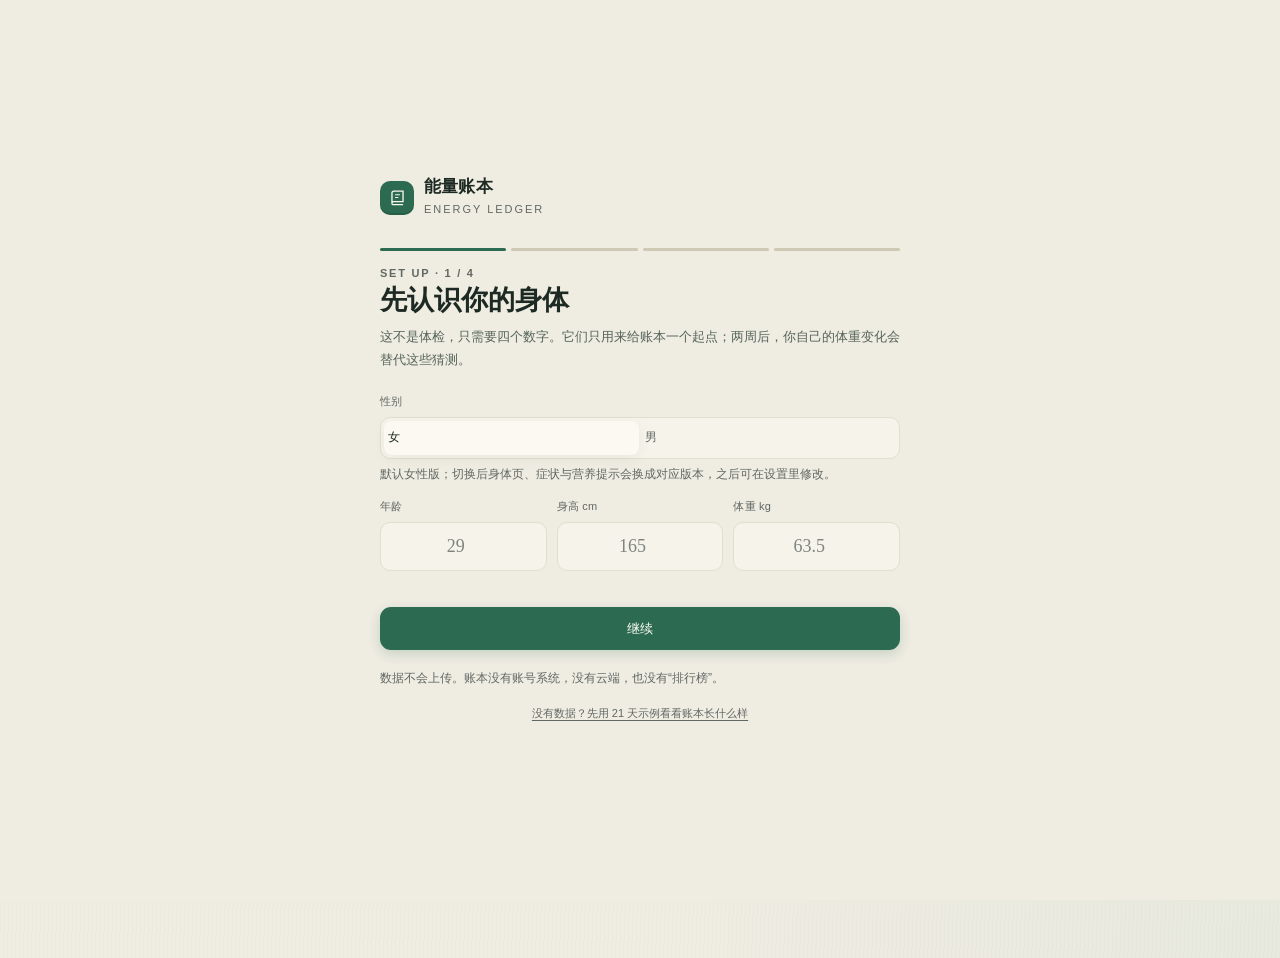
<file: index.html>
<!DOCTYPE html>
<html lang="zh-CN" data-theme="auto">
<head>
<meta charset="UTF-8">
<meta name="viewport" content="width=device-width, initial-scale=1, viewport-fit=cover, interactive-widget=resizes-content">
<meta name="theme-color" content="#EFECE2">
<meta name="description" content="能量账本：一本会自我校准的私人饮食账本。数据只保存在这台设备，没有账号，没有云端。记录更少，知道得更多。">
<title>能量账本 · 记录得更少，知道得更多</title>
<link rel="icon" href="data:image/svg+xml,%3Csvg xmlns='http://www.w3.org/2000/svg' viewBox='0 0 32 32'%3E%3Crect width='32' height='32' rx='8' fill='%232F6B4F'/%3E%3Cpath d='M11 8v13.2c0 .9.8 1.5 1.8 1.5H22' fill='none' stroke='%23EFECE2' stroke-width='2'/%3E%3Cpath d='M15 12h5' stroke='%23EFECE2' stroke-width='2'/%3E%3C/svg%3E" type="image/svg+xml">
<link rel="manifest" href="manifest.webmanifest">
<link rel="icon" type="image/png" sizes="192x192" href="assets/icon-192.png?v=6.1.3">
<link rel="apple-touch-icon" sizes="180x180" href="assets/apple-touch-icon.png?v=6.1.3">
<meta name="apple-mobile-web-app-capable" content="yes">
<meta name="apple-mobile-web-app-status-bar-style" content="default">
<meta name="apple-mobile-web-app-title" content="能量账本">
<meta property="og:type" content="website">
<meta property="og:site_name" content="能量账本">
<meta property="og:locale" content="zh_CN">
<meta property="og:title" content="能量账本 · 记录得更少，知道得更多">
<meta property="og:description" content="一本会自我校准的私人饮食账本。数据只保存在这台设备，没有账号，没有云端。">
<meta property="og:url" content="https://zly060709.github.io/">
<meta property="og:image" content="https://zly060709.github.io/assets/og-cover.png?v=6.1.3">
<meta property="og:image:width" content="1200">
<meta property="og:image:height" content="630">
<meta property="og:image:alt" content="能量账本：记录得更少，知道得更多">
<meta name="twitter:card" content="summary_large_image">
<meta name="twitter:title" content="能量账本 · 记录得更少，知道得更多">
<meta name="twitter:description" content="一本会自我校准的私人饮食账本。数据只保存在这台设备，没有账号，没有云端。">
<meta name="twitter:image" content="https://zly060709.github.io/assets/og-cover.png?v=6.1.3">
<script>/* 版本号唯一来源：build.py 会把这里与所有 ?v= 同步为 version.json 里的版本 */
window.__EL_VER = '6.1.3';</script>
<link rel="stylesheet" href="assets/app.css?v=6.1.3">
<link rel="stylesheet" href="assets/skins-v43.css?v=6.1.3">
<link rel="stylesheet" href="assets/skins-v5.css?v=6.1.3">
<link rel="stylesheet" href="assets/skins-v6.css?v=6.1.3">
<link rel="stylesheet" href="assets/skins-m.css?v=6.1.3">
<link rel="stylesheet" href="assets/skins-l.css?v=6.1.3">
<script>/* 已选强化皮肤时：先把皮肤样式表与 data-skin/主题写进首屏，再让第一屏渲染。
   原因：等 app.js 再挂属性，标题字体会在首屏骨架之后才换，实测造成 0.001~0.002 的 CLS；
   样式表后到还会改动卡片内距与底栏按钮宽度（0.036）。默认纸面皮肤不触发，首屏零皮肤请求。 */
(function () {
  try {
    var s = JSON.parse(localStorage.getItem('energy-ledger.v2') || '{}');
    var id = (s.skins && s.skins.active) || 'paper';
    /* v5.6（验证2/5）：纯账本模式不套任何皮肤包——预绘此前不查 mode，
       ledger 用户首帧被挂上皮肤属性并注入皮肤 CSS，闪现后才被 app.js 清回 paper */
    if (((s.settings && s.settings.mode) || 'full') !== 'full') return;
    var OLDGEN = /^(a-(sakura|galaxy|neon|wuxia|fireworks)|g0\d|g1\d|g2[0-5])$/;
    var A10GEN = /^a-(aurora|chart|chrome|culture|glass|polar|pulse|radio|tidal|type)$/;  /* v5.6：十套 a-* 数据/材质皮肤补首帧（样式在 v43/v5 静态层，无需注入） */
    var V6SKIN = /^g(2[6-9]|3[0-5])$/;
    var V7SKIN = /^g(3[6-9]|[4-8][0-9]|9[0-9]|1[0-2][0-9]|13[0-5])$/;  /* v6.0：精确覆盖 g36–g135（验证1修复：旧写法 1[0-3][0-9] 会让假 id g136–g139 误入预绘注入）；v6.1：并入 v5.6 的 A10GEN 分支 */
    if (!OLDGEN.test(id) && !A10GEN.test(id) && !V6SKIN.test(id) && !V7SKIN.test(id)) return;
    var th = (s.settings && s.settings.theme) || 'auto';
    if (th === 'auto') th = matchMedia('(prefers-color-scheme: dark)').matches ? 'dark' : 'light';
    var r = document.documentElement;
    r.setAttribute('data-skin', id);
    r.setAttribute('data-theme', th);
    if (!A10GEN.test(id)) r.setAttribute('data-skin-gen', '1');
    r.classList.add('skinned');
    if (V6SKIN.test(id)) r.setAttribute('data-skin-v6', '1');  /* 首帧就位：舞台容器不等 JS */
    if (V7SKIN.test(id)) r.setAttribute('data-skin-v7', '1');  /* v5.5：机制舞台首帧就位 */
    if (!A10GEN.test(id)) {  /* v6.1：a-* 十套不注入 gen.css（v43/v5 静态已含，省 30KB 无谓请求） */
      var l = document.createElement('link');
      l.rel = 'stylesheet'; l.id = 'skinsGenCss';
      l.href = V7SKIN.test(id) ? 'assets/skins-v7.css?v=6.1.3'
        : V6SKIN.test(id) ? 'assets/skins-v6.css?v=6.1.3' : 'assets/skins-gen.css?v=6.1.3';
      document.head.appendChild(l);
    }
  } catch (e) {}
})();</script>
<style>
  /* 静态首屏骨架：无 JS / 弱网 / 爬虫直接可见（解决白屏）；JS 就绪后 renderToday
     整块接管 #view-today，骨架随之消失。无 JS 时隐藏所有需要脚本才有意义的部件。 */
  #view-today .today-static { display: block; }
  html:not(.js) .noscript-hide { display: none !important; }
  /* 宽屏的顶栏/底栏必须在 app.css 到达前就藏好：否则先按移动端排版、样式表一到再藏起来，
     整页上移 6px（实测 CLS 0.001）。这条规则与 app.css 的 @media (min-width:1024px) 一致。 */
  @media (min-width: 1024px) { .mobile-top { display: none; } }
  /* 已经选好强化皮肤的老用户不画通用骨架：骨架和真实首屏的高度不可能完全一致，
     换掉时会推一下（g21 在 390 实测 CLS 0.011）。首访者仍走骨架。 */
  html.skinned #view-today .today-static { display: none; }
  /* 桌面端 .page 的 padding-top 是 0，首个子元素的 margin-top 会穿透出去，
     内容一渲染整页就下移 6px（g21 1440 实测 CLS 0.002）。flow-root 建 BFC
     拦住外边距穿透，最终布局像素不变，只是从第一帧就位。 */
  html.skinned .page { display: flow-root; }
</style>
</head>
<body>

<svg width="0" height="0" style="position:absolute" aria-hidden="true">
  <defs>
    <symbol id="i-mark" viewBox="0 0 24 24"><path d="M5 19.5V6.2A2.2 2.2 0 0 1 7.2 4H19v13.2H7.4A2.4 2.4 0 0 0 5 19.5Z" fill="none" stroke="currentColor" stroke-width="1.7"/><path d="M5 19.5c0 .9.8 1.5 1.8 1.5H19" fill="none" stroke="currentColor" stroke-width="1.7"/><path d="M9 8.5h6M9 12h4" fill="none" stroke="currentColor" stroke-width="1.5"/></symbol>
    <symbol id="i-home" viewBox="0 0 24 24"><path d="M4.5 10.5 12 4l7.5 6.5V20h-5v-5.5h-5V20h-5V10.5Z" fill="none" stroke="currentColor" stroke-width="1.7" stroke-linejoin="round"/></symbol>
    <symbol id="i-book" viewBox="0 0 24 24"><path d="M4.5 5.5A1.5 1.5 0 0 1 6 4h13.5v15H6A1.5 1.5 0 0 0 4.5 20.5v-15Z" fill="none" stroke="currentColor" stroke-width="1.7"/><path d="M4.5 18.5A1.5 1.5 0 0 1 6 17h13.5M8 8h8M8 11.5h5.5" fill="none" stroke="currentColor" stroke-width="1.5"/></symbol>
    <symbol id="i-chart" viewBox="0 0 24 24"><path d="M4 19.5h16" fill="none" stroke="currentColor" stroke-width="1.7"/><path d="M6.5 16V11M11 16V6.5M15.5 16v-3.5M20 16V9" fill="none" stroke="currentColor" stroke-width="1.8" stroke-linecap="round"/></symbol>
    <symbol id="i-settings" viewBox="0 0 24 24"><circle cx="12" cy="12" r="3.1" fill="none" stroke="currentColor" stroke-width="1.7"/><path d="M12 3.8v2.1M12 18.1v2.1M3.8 12h2.1M18.1 12h2.1M6.2 6.2l1.5 1.5M16.3 16.3l1.5 1.5M17.8 6.2l-1.5 1.5M7.7 16.3l-1.5 1.5" fill="none" stroke="currentColor" stroke-width="1.7"/></symbol>
    <symbol id="i-plus" viewBox="0 0 24 24"><path d="M12 5v14M5 12h14" fill="none" stroke="currentColor" stroke-width="2" stroke-linecap="round"/></symbol>
    <symbol id="i-camera" viewBox="0 0 24 24"><path d="M4.5 8.5h3l1.5-2h6l1.5 2h3v11h-15v-11Z" fill="none" stroke="currentColor" stroke-width="1.7" stroke-linejoin="round"/><circle cx="12" cy="13.5" r="3.4" fill="none" stroke="currentColor" stroke-width="1.7"/></symbol>
    <symbol id="i-search" viewBox="0 0 24 24"><circle cx="10.8" cy="10.8" r="5.8" fill="none" stroke="currentColor" stroke-width="1.8"/><path d="m15.2 15.2 4.3 4.3" fill="none" stroke="currentColor" stroke-width="1.8"/></symbol>
    <symbol id="i-scale" viewBox="0 0 24 24"><rect x="4" y="4.5" width="16" height="15" rx="3" fill="none" stroke="currentColor" stroke-width="1.7"/><path d="M8 15.5a4 4 0 0 1 8 0" fill="none" stroke="currentColor" stroke-width="1.6"/><path d="M12 15.5 13.8 11" fill="none" stroke="currentColor" stroke-width="1.6"/></symbol>
    <symbol id="i-run" viewBox="0 0 24 24"><circle cx="14.5" cy="5.2" r="1.9" fill="none" stroke="currentColor" stroke-width="1.6"/><path d="M12.8 8.2 10 11l-3.4 1M13.2 8.4l2.6 2.2 3.2.6M10 11l2.7 3.2-2.2 5M12.7 14.2l3 3.3" fill="none" stroke="currentColor" stroke-width="1.6" stroke-linecap="round"/></symbol>
    <symbol id="i-flame" viewBox="0 0 24 24"><path d="M12 20.5c3.6 0 6-2.3 6-5.4 0-4-4-5.5-4.4-10.6-2.2 2-3.1 4-3 6.6-1-.5-1.6-1.4-1.9-2.6-1.4 1.8-2.7 4-2.7 6.6 0 3.1 2.4 5.4 6 5.4Z" fill="none" stroke="currentColor" stroke-width="1.6" stroke-linejoin="round"/></symbol>
    <symbol id="i-chevron-l" viewBox="0 0 24 24"><path d="m14.5 6-6 6 6 6" fill="none" stroke="currentColor" stroke-width="1.9" stroke-linecap="round"/></symbol>
    <symbol id="i-chevron-r" viewBox="0 0 24 24"><path d="m9.5 6 6 6-6 6" fill="none" stroke="currentColor" stroke-width="1.9" stroke-linecap="round"/></symbol>
    <symbol id="i-close" viewBox="0 0 24 24"><path d="m6.5 6.5 11 11M17.5 6.5l-11 11" fill="none" stroke="currentColor" stroke-width="2" stroke-linecap="round"/></symbol>
    <symbol id="i-check" viewBox="0 0 24 24"><path d="m5.5 12.5 4.2 4.2 8.8-9.4" fill="none" stroke="currentColor" stroke-width="2" stroke-linecap="round"/></symbol>
    <symbol id="i-trash" viewBox="0 0 24 24"><path d="M5 7h14M9 7V4.8h6V7M7.5 7l.8 12h7.4l.8-12M10 10.5v5M14 10.5v5" fill="none" stroke="currentColor" stroke-width="1.6"/></symbol>
    <symbol id="i-edit" viewBox="0 0 24 24"><path d="m4.5 19.5 1-4.5L16.2 4.3l3.5 3.5-10.7 10.7-4.5 1Z" fill="none" stroke="currentColor" stroke-width="1.6" stroke-linejoin="round"/></symbol>
    <symbol id="i-copy" viewBox="0 0 24 24"><rect x="8.5" y="8.5" width="11" height="11" rx="2" fill="none" stroke="currentColor" stroke-width="1.6"/><path d="M15.5 8.5v-2a2 2 0 0 0-2-2h-7a2 2 0 0 0-2 2v7a2 2 0 0 0 2 2h2" fill="none" stroke="currentColor" stroke-width="1.6"/></symbol>
    <symbol id="i-drop" viewBox="0 0 24 24"><path d="M12 4s5.5 5.6 5.5 9.2A5.5 5.5 0 0 1 6.5 13.2C6.5 9.6 12 4 12 4Z" fill="none" stroke="currentColor" stroke-width="1.6"/></symbol>
    <symbol id="i-info" viewBox="0 0 24 24"><circle cx="12" cy="12" r="8.5" fill="none" stroke="currentColor" stroke-width="1.6"/><path d="M12 11v5M12 8.2v.6" fill="none" stroke="currentColor" stroke-width="1.8"/></symbol>
    <symbol id="i-spark" viewBox="0 0 24 24"><path d="M12 4.5 13.7 10 19 11.7 13.7 13.4 12 19l-1.7-5.6L5 11.7 10.3 10 12 4.5Z" fill="none" stroke="currentColor" stroke-width="1.5" stroke-linejoin="round"/></symbol>
    <symbol id="i-upload" viewBox="0 0 24 24"><path d="M12 16V4.5M7.5 9 12 4.5 16.5 9M4.5 16v3.5h15V16" fill="none" stroke="currentColor" stroke-width="1.7" stroke-linecap="round"/></symbol>
    <symbol id="i-download" viewBox="0 0 24 24"><path d="M12 4.5V16M7.5 11.5 12 16l4.5-4.5M4.5 16v3.5h15V16" fill="none" stroke="currentColor" stroke-width="1.7" stroke-linecap="round"/></symbol>
    <symbol id="i-sun" viewBox="0 0 24 24"><circle cx="12" cy="12" r="3.6" fill="none" stroke="currentColor" stroke-width="1.6"/><path d="M12 3.5v2M12 18.5v2M3.5 12h2M18.5 12h2M5.8 5.8l1.4 1.4M16.8 16.8l1.4 1.4M18.2 5.8l-1.4 1.4M7.2 16.8l-1.4 1.4" fill="none" stroke="currentColor" stroke-width="1.5"/></symbol>
    <symbol id="i-more" viewBox="0 0 24 24"><circle cx="6" cy="12" r="1.3" fill="currentColor"/><circle cx="12" cy="12" r="1.3" fill="currentColor"/><circle cx="18" cy="12" r="1.3" fill="currentColor"/></symbol>
    <symbol id="i-arrow-r" viewBox="0 0 24 24"><path d="M5 12h13M13 6.5l5.5 5.5L13 17.5" fill="none" stroke="currentColor" stroke-width="1.7" stroke-linecap="round"/></symbol>
    <symbol id="i-body" viewBox="0 0 24 24"><circle cx="12" cy="4.8" r="2.1" fill="none" stroke="currentColor" stroke-width="1.6"/><path d="M12 7.2v6.2M12 10.2l-3.4 3M12 10.2l3.4 3M9 20.5l3-7 3 7" fill="none" stroke="currentColor" stroke-width="1.6" stroke-linecap="round"/></symbol>
    <symbol id="i-chat" viewBox="0 0 24 24"><path d="M4.5 6.5A2 2 0 0 1 6.5 4.5h11a2 2 0 0 1 2 2v7a2 2 0 0 1-2 2H10L5 19v-4.5H6.5a2 2 0 0 1-2-2v-6Z" fill="none" stroke="currentColor" stroke-width="1.6" stroke-linejoin="round"/><path d="M8.5 8.5h7M8.5 11.5h4.5" fill="none" stroke="currentColor" stroke-width="1.4"/></symbol>
    <symbol id="i-lock" viewBox="0 0 24 24"><rect x="5.5" y="10.5" width="13" height="9.5" rx="2.2" fill="none" stroke="currentColor" stroke-width="1.7"/><path d="M8.5 10.5V8a3.5 3.5 0 0 1 7 0v2.5" fill="none" stroke="currentColor" stroke-width="1.7"/><circle cx="12" cy="15.2" r="1.2" fill="currentColor"/></symbol>
    <symbol id="i-globe" viewBox="0 0 24 24"><circle cx="12" cy="12" r="8.4" fill="none" stroke="currentColor" stroke-width="1.6"/><path d="M3.6 12h16.8M12 3.6c2.6 2.6 2.6 14.2 0 16.8M12 3.6c-2.6 2.6-2.6 14.2 0 16.8" fill="none" stroke="currentColor" stroke-width="1.4"/></symbol>
    <symbol id="i-gift" viewBox="0 0 24 24"><rect x="4" y="9.5" width="16" height="10.5" rx="1.6" fill="none" stroke="currentColor" stroke-width="1.7"/><path d="M3.2 9.5h17.6M12 9.5V20" fill="none" stroke="currentColor" stroke-width="1.7"/><path d="M12 9.2c-1.6-3.6-5.8-3.4-5.8-.9 0 1.4 1.6 1.4 5.8.9Zm0 0c1.6-3.6 5.8-3.4 5.8-.9 0 1.4-1.6 1.4-5.8.9Z" fill="none" stroke="currentColor" stroke-width="1.5"/></symbol>
    <symbol id="i-scratch" viewBox="0 0 24 24"><rect x="3.6" y="6.2" width="16.8" height="11.6" rx="2.4" fill="none" stroke="currentColor" stroke-width="1.7"/><path d="M6.4 10.2h11.2" stroke="currentColor" stroke-width="1.4" stroke-dasharray="2.4 2.6" fill="none"/><path d="m14.2 14.6 3.4-3.4-1.2-1.2-3.4 3.4-.4 1.6 1.6-.4Z" fill="none" stroke="currentColor" stroke-width="1.4"/></symbol>
    <symbol id="i-capsule" viewBox="0 0 24 24"><rect x="9.6" y="4.2" width="9" height="15.6" rx="4.5" transform="rotate(24 12 12)" fill="none" stroke="currentColor" stroke-width="1.7"/><path d="M8.4 10.2a4.6 4.6 0 0 1 3.2-2.6" fill="none" stroke="currentColor" stroke-width="1.4"/><path d="M4 19.5h5.2" stroke="currentColor" stroke-width="1.5" fill="none"/></symbol>
  </defs>
</svg>

<div class="app-shell">
  <aside class="rail">
    <div class="rail-brand">
      <div class="mark"><svg><use href="#i-mark"/></svg></div>
      <div>
        <div class="brand-name">能量账本</div>
        <div class="brand-en">ENERGY LEDGER</div>
      </div>
    </div>
    <nav class="rail-nav" aria-label="主导航">
      <button data-tab="today" class="on" aria-current="page"><span class="idx" aria-hidden="true">01</span>今日<i></i></button>
      <button data-tab="ledger"><span class="idx" aria-hidden="true">02</span>账本<i></i></button>
      <button data-tab="trend"><span class="idx" aria-hidden="true">03</span>趋势<i></i></button>
      <button data-tab="body"><span class="idx" aria-hidden="true">04</span>身体<i></i></button>
      <button data-tab="trip" title="运动环游记：把运动折算成绕地球的里程"><span class="idx" aria-hidden="true">05</span>环游记<i></i></button>
      <button data-tab="settings"><span class="idx" aria-hidden="true">06</span>设置<i></i></button>
    </nav>
    <div class="rail-foot">
      <div class="rail-streak noscript-hide">
        <div class="k">连续记账</div>
        <div class="v"><span id="railStreak">0</span> <small>天</small></div>
      </div>
      <p class="rail-note">所有数据只保存在这台设备。<br>没有账号，没有云端，也没有别人。</p>
    </div>
  </aside>

  <div class="app-main">
    <header class="mobile-top">
      <div class="brand">
        <div class="mark"><svg><use href="#i-mark"/></svg></div>
        <div class="brand-name">能量账本</div>
      </div>
      <div class="date"><b id="topDate">—</b><span id="topStreak" class="noscript-hide">尚未开始</span></div>
    </header>

    <div class="page">
      <!-- v5.4 机制型皮肤舞台（g26-g35）：预置于 HTML，避免 JS 注入造成 CLS；
           非 v6 皮肤与无 JS 环境下由 CSS 保持 display:none -->
      <div id="skinStage" aria-hidden="true"></div>
      <section id="view-today" class="view" data-view="today">
        <!-- 静态首屏骨架：无 JS / 弱网 / 爬虫可见；JS 就绪后 renderToday 接管替换 -->
        <div class="today-static">
          <div class="page-head">
            <div><h1 class="page-title">今日</h1><div class="page-sub">记录得更少，知道得更多</div></div>
          </div>
          <section class="card" style="padding:18px 16px">
            <div style="font-size:15px;font-weight:700;line-height:1.6">一本会自我校准的私人饮食账本</div>
            <p style="font-size:13px;line-height:1.8;color:#5B666F;margin:8px 0 0">
              记下吃的东西，账本会用你自己的体重变化校准每日预算：不需要天天称重，也不需要手动设目标。
              所有数据只保存在这台设备的浏览器里——没有账号，没有云端，也没有别人。
            </p>
            <p style="font-size:12px;line-height:1.7;color:#828B92;margin:10px 0 0">
              正在加载账本…首次加载后即可离线使用；如果长时间停在这里，请检查网络后刷新。
            </p>
          </section>
          <noscript>
            <section class="card" style="padding:16px;margin-top:12px">
              <div style="font-size:14px;font-weight:700;margin-bottom:6px">需要启用 JavaScript</div>
              <p style="font-size:12.5px;line-height:1.8;color:#5B666F;margin:0">
                记账、校准与趋势都要在本机运行一小段脚本才能工作。本站没有后端、不上传任何数据；
                启用 JavaScript 后刷新即可记下第一笔。
              </p>
            </section>
          </noscript>
        </div>
      </section>
      <section id="view-ledger" class="view" data-view="ledger" hidden></section>
      <section id="view-trend" class="view" data-view="trend" hidden></section>
      <section id="view-body" class="view" data-view="body" hidden></section>
      <section id="view-trip" class="view" data-view="trip" hidden></section>
      <section id="view-settings" class="view" data-view="settings" hidden></section>
    </div>

    <nav class="tabbar noscript-hide" aria-label="底部导航">
      <button data-tab="today" class="on" aria-current="page"><svg><use href="#i-home"/></svg><span>今日</span></button>
      <button data-tab="ledger"><svg><use href="#i-book"/></svg><span>账本</span></button>
      <button data-tab="trend"><svg><use href="#i-chart"/></svg><span>趋势</span></button>
      <button data-tab="body"><svg><use href="#i-body"/></svg><span>身体</span></button>
      <button data-tab="trip" title="运动环游记"><svg><use href="#i-globe"/></svg><span>环游记</span></button>
      <button data-tab="settings"><svg><use href="#i-settings"/></svg><span>设置</span></button>
    </nav>
  </div>
</div>

<div id="sheetRoot"></div>
<div id="onboardRoot"></div>
<div id="toast" class="toast" role="status" aria-live="polite"></div>
<input type="file" id="photoFile" accept="image/*" multiple hidden>
<input type="file" id="wearableFile" accept=".xml,.csv,text/xml,text/csv,application/xml" hidden>

<script>document.documentElement.classList.add('js');</script>
<script src="assets/data.js?v=6.1.3" defer></script>
<script src="assets/engine.js?v=6.1.3" defer></script>
<script src="assets/wellness.js?v=6.1.3" defer></script>
<script src="assets/gender.js?v=6.1.3" defer></script>
<script src="assets/extras.js?v=6.1.3" defer></script>
<script src="assets/foodlib.js?v=6.1.3" defer></script>
<script src="assets/skin-fx.js?v=6.1.3" defer></script>
<script src="assets/skins-gen.js?v=6.1.3" defer></script>
<script src="assets/skins-v6.js?v=6.1.3" defer></script>
<script src="assets/skins-v7.js?v=6.1.3" defer></script>
<script src="assets/app.js?v=6.1.3" defer></script>
<!-- 兑换码 / 版本公告 / 维护模块：已移出关键路径，由 app.js 的 ensureScript 按需拉起 -->
</body>
</html>
</file>
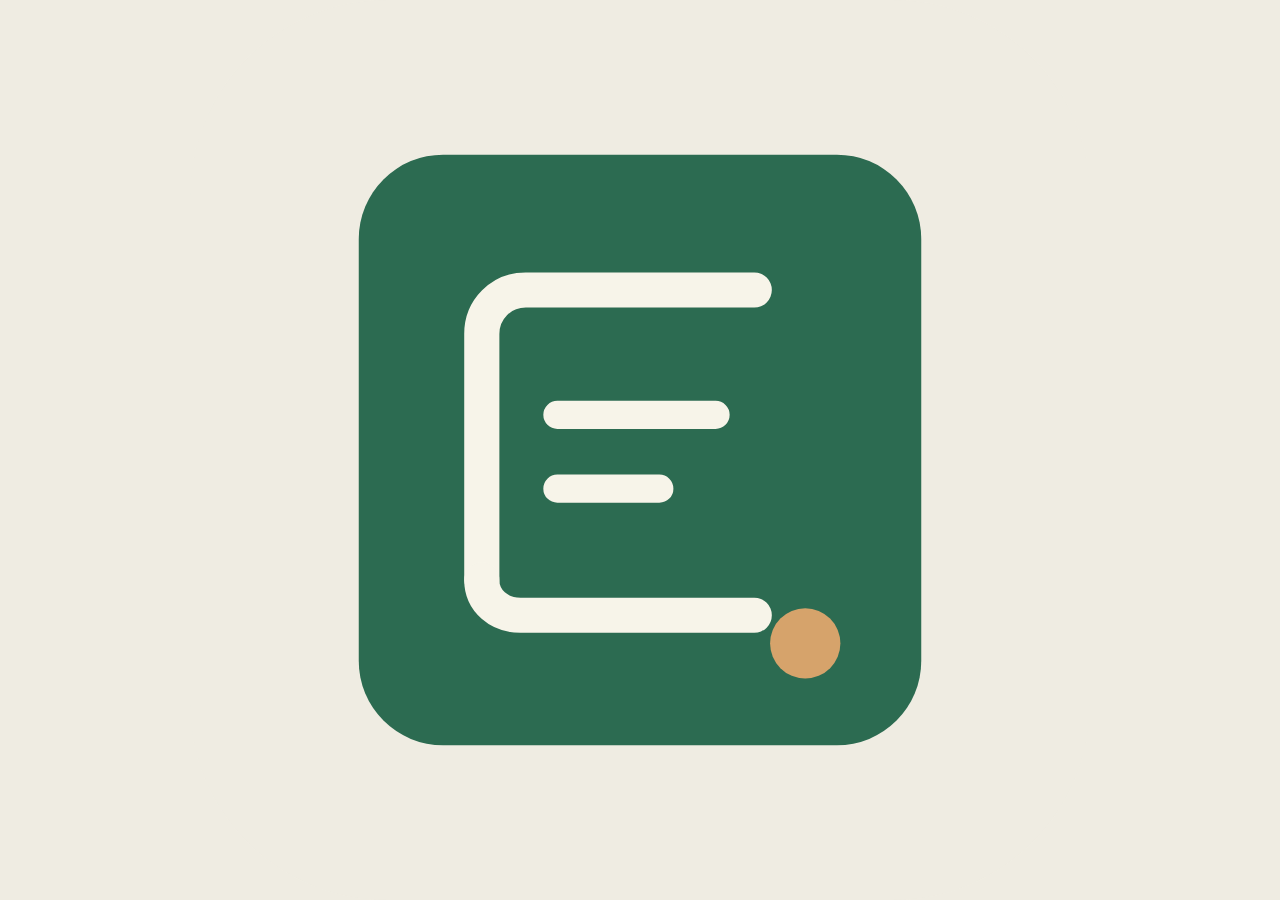
<file: tools/icon-preview.html>
<!doctype html>
<html lang="zh-CN">
<head>
<meta charset="utf-8">
<style>
  html, body { margin: 0; padding: 0; width: 100%; height: 100%; overflow: hidden; background: #EFECE2; }
  img { display: block; width: 100vw; height: 100vh; }
</style>
</head>
<body>
  <img src="../icon.svg" alt="">
</body>
</html>
</file>
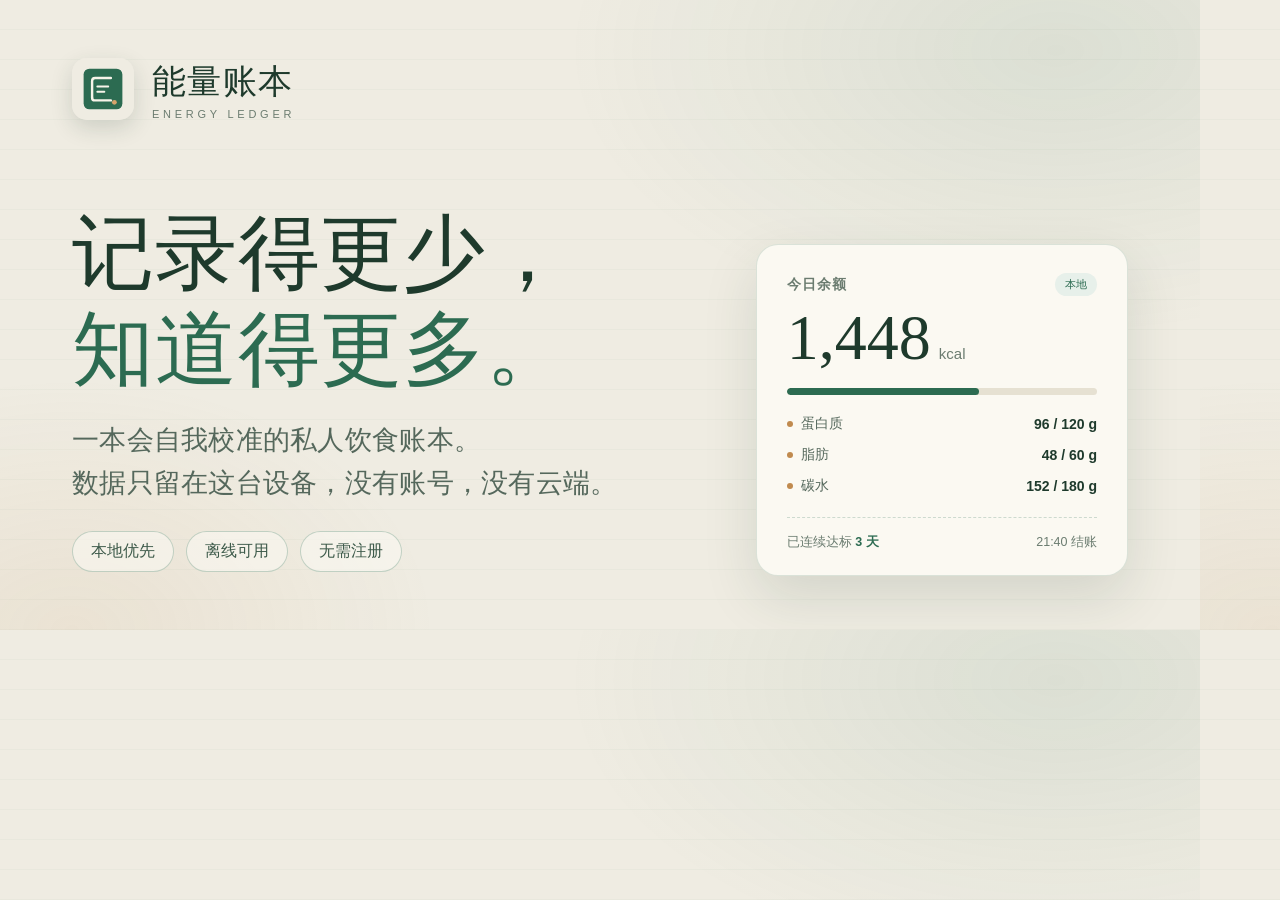
<file: tools/og-card.html>
<!doctype html>
<html lang="zh-CN">
<head>
<meta charset="utf-8">
<style>
  * { box-sizing: border-box; }
  html, body { margin: 0; padding: 0; width: 1200px; height: 630px; overflow: hidden; }
  body {
    background:
      radial-gradient(720px 420px at 88% 8%, rgba(44,107,81,.10), transparent 68%),
      radial-gradient(520px 360px at 6% 100%, rgba(192,138,78,.10), transparent 70%),
      repeating-linear-gradient(0deg, rgba(44,107,81,.035) 0 1px, transparent 1px 30px),
      #EFECE2;
    color: #1E3A2C;
    font-family: "Microsoft YaHei", "PingFang SC", sans-serif;
    padding: 58px 72px 54px;
    display: flex;
    flex-direction: column;
    justify-content: space-between;
  }
  .top { display: flex; align-items: center; gap: 18px; }
  .top img { width: 62px; height: 62px; border-radius: 15px; box-shadow: 0 8px 22px rgba(30,58,44,.16); }
  .brand { font-family: "Songti SC", "SimSun", serif; font-size: 34px; letter-spacing: .04em; }
  .brand small { display: block; margin-top: 3px; font-family: "Microsoft YaHei", sans-serif; font-size: 11px; letter-spacing: .34em; color: #6B7C70; }
  .main { display: flex; align-items: flex-end; justify-content: space-between; gap: 48px; }
  .copy { width: 660px; padding-bottom: 4px; }
  h1 {
    margin: 0 0 22px; font-family: "Songti SC", "SimSun", "STSong", serif;
    font-size: 82px; line-height: 1.16; font-weight: 500; letter-spacing: .01em;
  }
  h1 em { font-style: normal; color: #2C6B51; }
  .sub { margin: 0 0 26px; font-size: 27px; line-height: 1.6; color: #55685C; letter-spacing: .01em; }
  .pills { display: flex; gap: 12px; }
  .pills span {
    display: inline-block; padding: 9px 18px; border: 1px solid rgba(44,107,81,.26);
    border-radius: 999px; font-size: 16px; color: #3D5A4A; background: rgba(251,249,242,.6);
  }
  .card {
    width: 384px; padding: 28px 30px 24px; border-radius: 22px;
    background: #FBF9F2; border: 1px solid rgba(44,107,81,.16);
    box-shadow: 0 22px 54px rgba(30,58,44,.13);
  }
  .card-head { display: flex; align-items: center; justify-content: space-between; }
  .card-head b { font-size: 14px; font-weight: 600; letter-spacing: .08em; color: #6B7C70; }
  .card-head i { font-style: normal; font-size: 11px; padding: 4px 10px; border-radius: 999px; background: #E7F0EA; color: #2C6B51; }
  .big { margin-top: 10px; display: flex; align-items: baseline; gap: 8px; }
  .big b { font-family: "Times New Roman", Georgia, serif; font-size: 64px; font-weight: 500; line-height: 1; font-variant-numeric: lining-nums tabular-nums; }
  .big span { font-size: 15px; color: #6B7C70; }
  .bar { margin: 18px 0 20px; height: 7px; border-radius: 4px; background: #E6E1D2; overflow: hidden; }
  .bar i { display: block; width: 62%; height: 100%; background: #2C6B51; border-radius: 4px; }
  .rows { display: flex; flex-direction: column; gap: 13px; }
  .row { display: flex; align-items: center; justify-content: space-between; font-size: 14px; color: #55685C; }
  .row span { display: flex; align-items: center; gap: 8px; }
  .row span::before { content: ""; width: 6px; height: 6px; border-radius: 50%; background: #C08A4E; }
  .row b { font-weight: 600; color: #1E3A2C; font-variant-numeric: tabular-nums; }
  .foot { margin-top: 22px; padding-top: 16px; border-top: 1px dashed rgba(44,107,81,.22); font-size: 12.5px; color: #6B7C70; display: flex; justify-content: space-between; }
  .foot b { color: #2C6B51; font-weight: 600; }
</style>
</head>
<body>
  <div class="top">
    <img src="../icon.svg" alt="">
    <div class="brand">能量账本<small>ENERGY LEDGER</small></div>
  </div>

  <div class="main">
    <div class="copy">
      <h1>记录得更少，<br><em>知道得更多。</em></h1>
      <p class="sub">一本会自我校准的私人饮食账本。<br>数据只留在这台设备，没有账号，没有云端。</p>
      <div class="pills"><span>本地优先</span><span>离线可用</span><span>无需注册</span></div>
    </div>

    <div class="card">
      <div class="card-head"><b>今日余额</b><i>本地</i></div>
      <div class="big"><b>1,448</b><span>kcal</span></div>
      <div class="bar"><i></i></div>
      <div class="rows">
        <div class="row"><span>蛋白质</span><b>96 / 120 g</b></div>
        <div class="row"><span>脂肪</span><b>48 / 60 g</b></div>
        <div class="row"><span>碳水</span><b>152 / 180 g</b></div>
      </div>
      <div class="foot"><span>已连续达标 <b>3 天</b></span><span>21:40 结账</span></div>
    </div>
  </div>
</body>
</html>
</file>
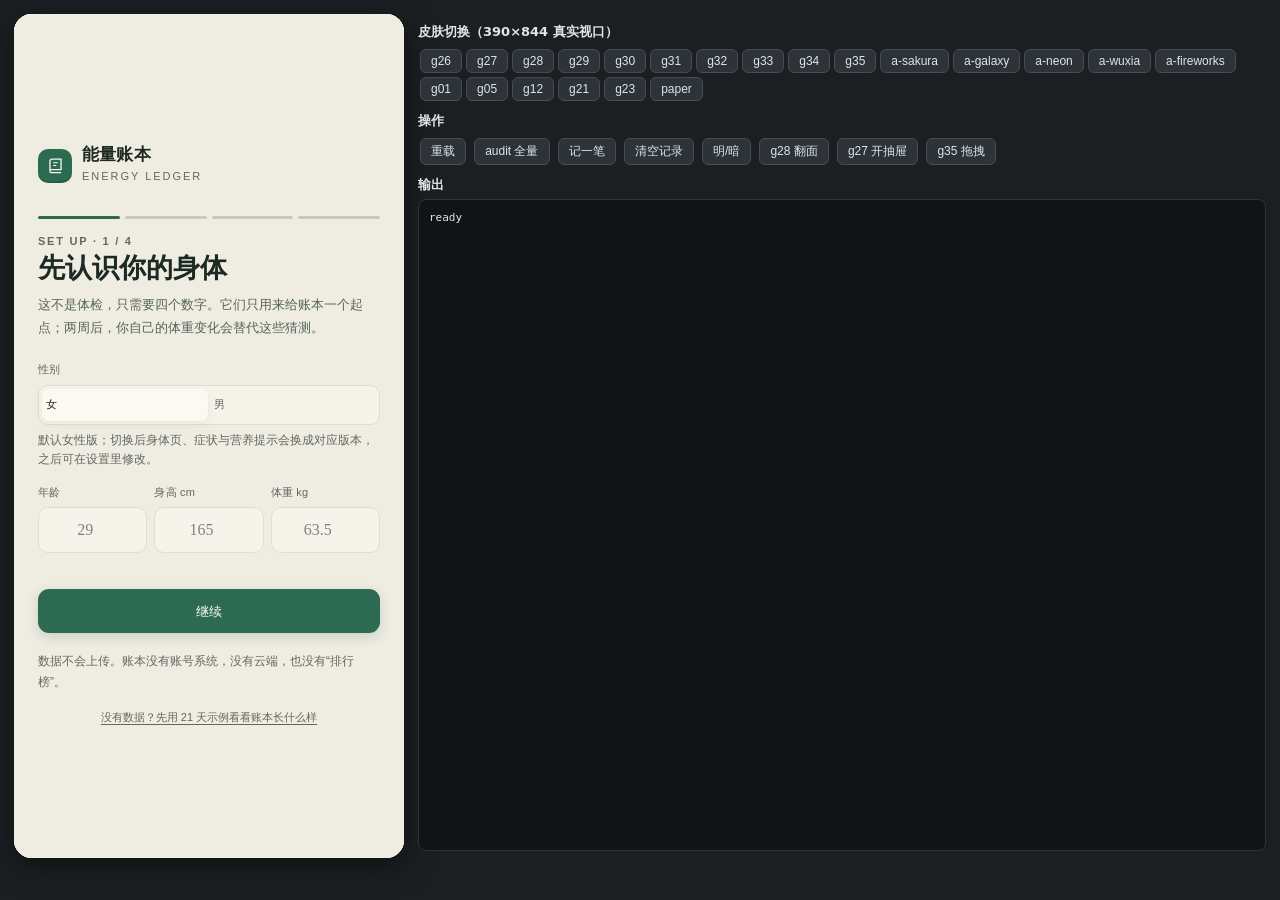
<file: tools/v6-harness.html>
<!DOCTYPE html>
<html lang="zh-CN">
<head>
<meta charset="UTF-8">
<title>能量账本 v5.4 · 皮肤系统 390×844 测试台（开发工具，不影响线上）</title>
<style>
  body{margin:0;font:13px/1.6 system-ui,sans-serif;background:#1c1f22;color:#dfe5e8;display:flex;gap:14px;padding:14px}
  #phone{width:390px;height:844px;border:0;border-radius:18px;box-shadow:0 8px 30px rgba(0,0,0,.5);background:#fff;flex:0 0 auto}
  .side{flex:1;min-width:0}
  button{margin:2px;padding:4px 10px;background:#2d3338;color:#dfe5e8;border:1px solid #454c52;border-radius:6px;cursor:pointer;font-size:12px}
  button.on{background:#2C6B51;border-color:#3d8a6b}
  #out{white-space:pre-wrap;font:11px/1.5 Consolas,monospace;background:#111417;border:1px solid #333;padding:10px;height:70vh;overflow:auto;border-radius:8px}
  h3{margin:8px 0 4px;font-size:13px}
</style>
</head>
<body>
<iframe id="phone" src="../index.html"></iframe>
<div class="side">
  <h3>皮肤切换（390×844 真实视口）</h3>
  <div id="skinBtns"></div>
  <h3>操作</h3>
  <button onclick="act('reload')">重载</button>
  <button onclick="act('audit')">audit 全量</button>
  <button onclick="act('addentry')">记一笔</button>
  <button onclick="act('clear')">清空记录</button>
  <button onclick="act('dark')">明/暗</button>
  <button onclick="act('g28flip')">g28 翻面</button>
  <button onclick="act('g27open')">g27 开抽屉</button>
  <button onclick="act('g35drag')">g35 拖拽</button>
  <h3>输出</h3>
  <div id="out">ready</div>
</div>
<script>
const V6=['g26','g27','g28','g29','g30','g31','g32','g33','g34','g35'];
const OLD=['a-sakura','a-galaxy','a-neon','a-wuxia','a-fireworks','g01','g05','g12','g21','g23'];
const ALL=V6.concat(OLD,['paper']);
const W=document.getElementById('phone').contentWindow;
const frame=document.getElementById('phone');
const out=(...a)=>{document.getElementById('out').textContent+='\n'+a.join(' ');};
const btns=document.getElementById('skinBtns');
ALL.forEach(id=>{
  const b=document.createElement('button');b.textContent=id;b.dataset.id=id;
  b.onclick=()=>setSkin(id);btns.appendChild(b);
});
function mark(id){btns.querySelectorAll('button').forEach(b=>b.classList.toggle('on',b.dataset.id===id));}
function db(){try{return JSON.parse(W.localStorage.getItem('energy-ledger.v2')||'{}')}catch(e){return {}}}
function saveDb(d){W.localStorage.setItem('energy-ledger.v2',JSON.stringify(d))}
function setSkin(id){
  const d=db();
  d.settings=Object.assign({theme:'auto',fx:true,powerSave:false,mode:'full'},d.settings||{},{mode:'full'});
  d.skins=Object.assign({},d.skins,{active:id,unlocked:ALL.slice()});
  d.profile=d.profile||{sex:'male',age:30,height:172,weight:65,targetWeight:60,activity:'moderate',goal:'lose',rate:.5,proteinFactor:1.6,createdAt:Date.now()};
  d.weights=d.weights&&d.weights.length?d.weights:[{date:W.__EL_TODAY||(new Date().toISOString().slice(0,10)),kg:65}];
  d.onboarded=true;
  saveDb(d);
  mark(id);
  frame.src='../index.html?skin='+id+'&t='+Date.now();
}
function todayKey(){const t=new Date();const p=n=>String(n).padStart(2,'0');return t.getFullYear()+'-'+p(t.getMonth()+1)+'-'+p(t.getDate());}
function addEntry(kcal,name){
  const d=db();d.entries=d.entries||[];
  d.entries.push({id:'t'+Date.now()+Math.random().toString(36).slice(2,6),date:todayKey(),meal:'lunch',name:name||'测试餐',grams:200,per100:{kcal:150,p:8,c:20,f:5,fib:1},cat:'测试',kcal:kcal||480,p:16,c:40,f:10,fib:2,conf:'high',source:'manual',createdAt:Date.now()});
  /* 造 5 天连续历史（喂 streak 类皮肤） */
  for(let i=1;i<=5;i++){const dt=new Date();dt.setDate(dt.getDate()-i);const k=todayKey().replace(/\\d+$/,String(dt.getDate()).padStart(2,'0'));
    const dk=todayKey();const dk2=(()=>{const x=new Date();x.setDate(x.getDate()-i);const p=n=>String(n).padStart(2,'0');return x.getFullYear()+'-'+p(x.getMonth()+1)+'-'+p(x.getDate());})();
    d.entries.push({id:'h'+i,date:dk2,meal:'lunch',name:'历史'+i,grams:100,per100:{kcal:120,p:6,c:15,f:4,fib:1},cat:'测试',kcal:380+i,p:8,c:30,f:8,fib:1,conf:'high',source:'manual',createdAt:Date.now()-i*864e5});
  }
  saveDb(d);
}
window.act=async function(op){
  const W2=frame.contentWindow;
  if(op==='reload'){frame.src=frame.src;return;}
  if(op==='addentry'){addEntry();frame.src=frame.src;out('[i] 已记一笔+5天历史，重载中');return;}
  if(op==='clear'){const d=db();d.entries=[];saveDb(d);frame.src=frame.src;out('[i] 已清空记录');return;}
  if(op==='dark'){const d=db();d.settings.theme=(d.settings.theme==='dark'?'light':'dark');saveDb(d);frame.src=frame.src;out('[i] 主题切换为',d.settings.theme);return;}
  if(op==='audit'){
    const D=W2.document,X=D.documentElement;
    const r={skin:X.getAttribute('data-skin'),v6:X.getAttribute('data-skin-v6'),theme:X.getAttribute('data-theme'),dayphase:X.getAttribute('data-dayphase')};
    try{r.v6=W2.SkinV6?W2.SkinV6.audit():null;}catch(e){r.v6err=String(e);}
    try{r.gen=W2.SkinGen?W2.SkinGen.audit():null;}catch(e){r.generr=String(e);}
    r.errors=W2.__v6Errors||[];
    out('[audit '+r.skin+']',JSON.stringify({skin:r.skin,v6:r.v6,overflow:r.gen&&r.gen.overflowX,minRatio:r.gen&&r.gen.minRatio,errs:r.errors.length}));
    window.__lastAudit=r;return;
  }
  const D=W2.document;
  if(op==='g28flip'){
    const box=D.getElementById('skinStage');if(!box){out('no stage');return;}
    const r=box.getBoundingClientRect();
    const o={bubbles:true,clientX:r.left+r.width/2,clientY:r.top+40,pointerId:9};
    box.dispatchEvent(new W2.PointerEvent('pointerdown',o));
    box.dispatchEvent(new W2.PointerEvent('pointerup',Object.assign({},o,{clientX:o.clientX-80})));
    out('[g28] side =>',box.getAttribute('data-side'),'label:',(box.querySelector('.cas-lab b')||{}).textContent);
    return;
  }
  if(op==='g27open'){
    const cab=D.querySelector('#skinStage .cab.on')||D.querySelector('#skinStage .cab');
    if(!cab){out('no cab');return;}
    cab.dispatchEvent(new W2.MouseEvent('click',{bubbles:true}));
    out('[g27] open class =>',cab.className,'| 显示:',(cab.querySelector('::before')?'css':'data-label='+cab.dataset.label));
    return;
  }
  if(op==='g35drag'){
    const m=D.querySelector('#skinStage .magnet');
    if(!m){out('no magnet');return;}
    const r=m.getBoundingClientRect();
    const mk=(type,x,y)=>new W2.PointerEvent(type,{bubbles:true,clientX:x,clientY:y,pointerId:7,isPrimary:true});
    m.dispatchEvent(mk('pointerdown',r.left+20,r.top+20));
    m.dispatchEvent(mk('pointermove',r.left+80,r.top+60));
    m.dispatchEvent(mk('pointerup',r.left+80,r.top+60));
    const mx=m.style.getPropertyValue('--mx'),my=m.style.getPropertyValue('--my');
    const saved=JSON.parse(W2.localStorage.getItem('energy-ledger.v2/skin.g35.magnets')||'{}');
    out('[g35] --mx/--my =>',mx,my,'| saved:',JSON.stringify(saved));
    return;
  }
};
/* 抓取 iframe 里的运行时错误 */
frame.addEventListener('load',()=>{
  const W2=frame.contentWindow;
  if(!W2.__v6Hooked){
    W2.__v6Errors=W2.__v6Errors||[];
    W2.addEventListener('error',e=>{W2.__v6Errors.push(String(e.message||e));});
    W2.__v6Hooked=true;
  }
  mark(new URLSearchParams(frame.src.split('?')[1]||'').get('skin')||'');
});
</script>
</body>
</html>
</file>
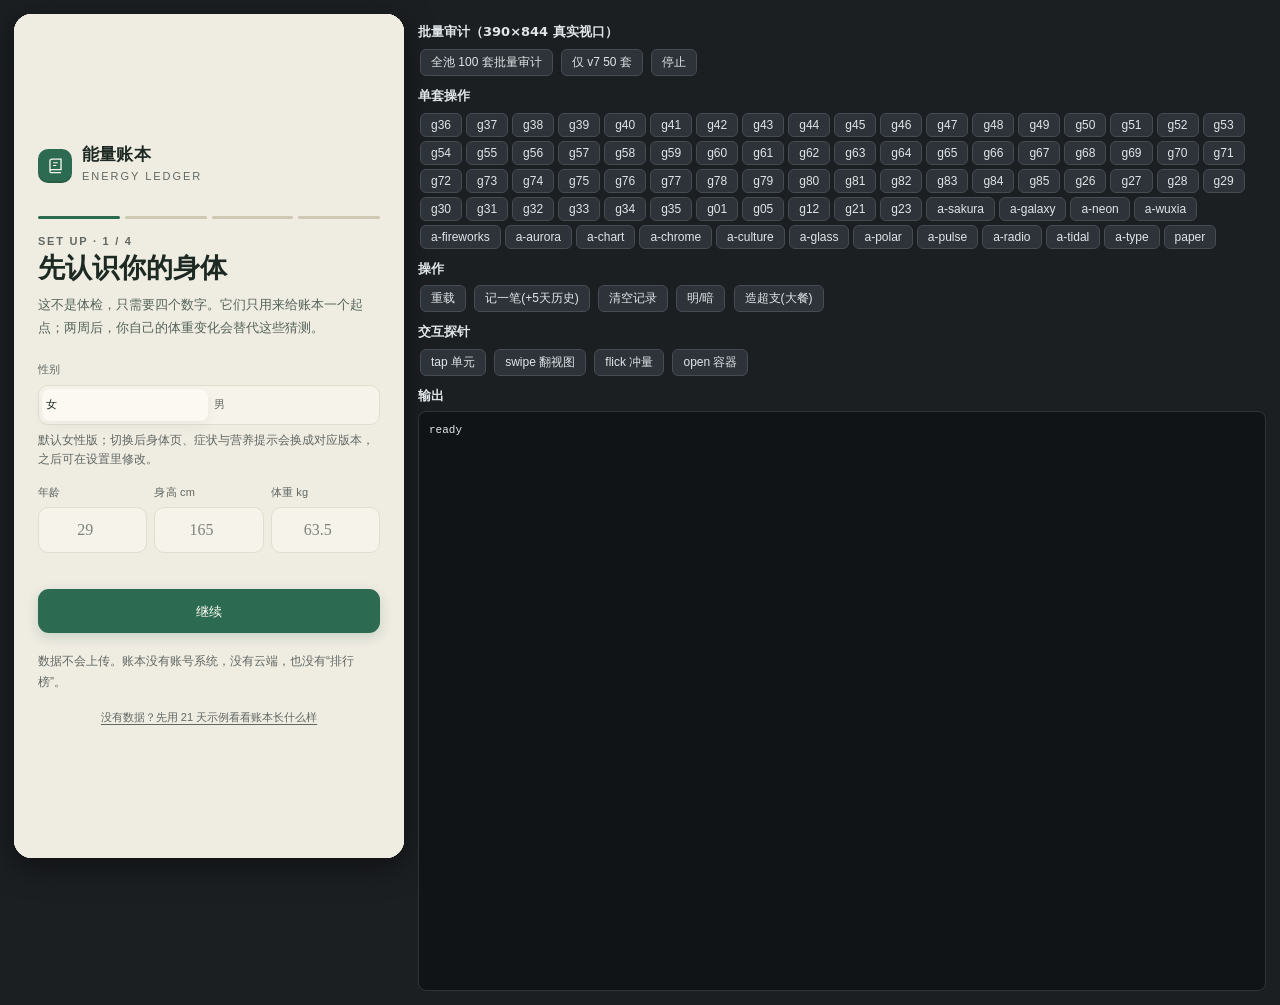
<file: tools/v7-harness.html>
<!DOCTYPE html>
<html lang="zh-CN">
<head>
<meta charset="UTF-8">
<title>能量账本 v5.5 · 皮肤系统 390×844 测试台（开发工具，不影响线上）</title>
<style>
  body{margin:0;font:13px/1.6 system-ui,sans-serif;background:#1c1f22;color:#dfe5e8;display:flex;gap:14px;padding:14px}
  #phone{width:390px;height:844px;border:0;border-radius:18px;box-shadow:0 8px 30px rgba(0,0,0,.5);background:#fff;flex:0 0 auto}
  .side{flex:1;min-width:0}
  button{margin:2px;padding:4px 10px;background:#2d3338;color:#dfe5e8;border:1px solid #454c52;border-radius:6px;cursor:pointer;font-size:12px}
  button.on{background:#2C6B51;border-color:#3d8a6b}
  #out{white-space:pre-wrap;font:11px/1.5 Consolas,monospace;background:#111417;border:1px solid #333;padding:10px;height:62vh;overflow:auto;border-radius:8px}
  h3{margin:8px 0 4px;font-size:13px}
  .row{max-height:150px;overflow:auto}
</style>
</head>
<body>
<iframe id="phone" src="../index.html"></iframe>
<div class="side">
  <h3>批量审计（390×844 真实视口）</h3>
  <button onclick="batchAll()">全池 100 套批量审计</button>
  <button onclick="batchV7()">仅 v7 50 套</button>
  <button onclick="stopBatch()">停止</button>
  <h3>单套操作</h3>
  <div class="row" id="skinBtns"></div>
  <h3>操作</h3>
  <button onclick="act('reload')">重载</button>
  <button onclick="act('addentry')">记一笔(+5天历史)</button>
  <button onclick="act('clear')">清空记录</button>
  <button onclick="act('dark')">明/暗</button>
  <button onclick="act('over')">造超支(大餐)</button>
  <h3>交互探针</h3>
  <button onclick="probe('tap')">tap 单元</button>
  <button onclick="probe('swipe')">swipe 翻视图</button>
  <button onclick="probe('flick')">flick 冲量</button>
  <button onclick="probe('open')">open 容器</button>
  <h3>输出</h3>
  <div id="out">ready</div>
</div>
<script>
const V7=['g36','g37','g38','g39','g40','g41','g42','g43','g44','g45','g46','g47','g48','g49','g50','g51','g52','g53','g54','g55','g56','g57','g58','g59','g60','g61','g62','g63','g64','g65','g66','g67','g68','g69','g70','g71','g72','g73','g74','g75','g76','g77','g78','g79','g80','g81','g82','g83','g84','g85'];
const V6=['g26','g27','g28','g29','g30','g31','g32','g33','g34','g35'];
const GEN=['g01','g05','g12','g21','g23'];
const ART=['a-sakura','a-galaxy','a-neon','a-wuxia','a-fireworks','a-aurora','a-chart','a-chrome','a-culture','a-glass','a-polar','a-pulse','a-radio','a-tidal','a-type'];
const ALL=V7.concat(V6,GEN,ART,['paper']);
const btns=document.getElementById('skinBtns');
ALL.forEach(id=>{const b=document.createElement('button');b.textContent=id;b.dataset.id=id;b.onclick=()=>setSkin(id);btns.appendChild(b);});
const frame=document.getElementById('phone');
const out=(...a)=>{const o=document.getElementById('out');o.textContent+='\n'+a.join(' ');o.scrollTop=o.scrollHeight;};
const W=()=>frame.contentWindow;
function mark(id){btns.querySelectorAll('button').forEach(b=>b.classList.toggle('on',b.dataset.id===id));}
function db(){try{return JSON.parse(W().localStorage.getItem('energy-ledger.v2')||'{}')}catch(e){return {}}}
function saveDb(d){W().localStorage.setItem('energy-ledger.v2',JSON.stringify(d))}
function setSkin(id){
  const d=db();
  d.settings=Object.assign({theme:'auto',fx:true,powerSave:false,mode:'full'},d.settings||{},{mode:'full'});
  d.skins=Object.assign({},d.skins,{active:id,unlocked:ALL.slice()});
  d.profile=d.profile||{sex:'male',age:30,height:172,weight:65,targetWeight:60,activity:'moderate',goal:'lose',rate:.5,proteinFactor:1.6,createdAt:Date.now()};
  d.weights=d.weights&&d.weights.length?d.weights:[{date:todayKey(),kg:65}];
  d.onboarded=true;
  saveDb(d);mark(id);
  frame.src='../index.html?skin='+id+'&t='+Date.now();
}
function todayKey(){const t=new Date();const p=n=>String(n).padStart(2,'0');return t.getFullYear()+'-'+p(t.getMonth()+1)+'-'+p(t.getDate());}
function dstr(off){const x=new Date();x.setDate(x.getDate()-off);const p=n=>String(n).padStart(2,'0');return x.getFullYear()+'-'+p(x.getMonth()+1)+'-'+p(x.getDate());}
function addEntry(kcal,name,over){
  const d=db();d.entries=d.entries||[];
  for(let i=1;i<=6;i++){
    if(!d.entries.some(e=>e.date===dstr(i)&&e.id==='h'+i))
      d.entries.push({id:'h'+i,date:dstr(i),meal:'lunch',name:'历史'+i,grams:100,per100:{kcal:120,p:6,c:15,f:4,fib:1},cat:'测试',kcal:380+i,p:8,c:30,f:8,fib:1,conf:'high',source:'manual',createdAt:Date.now()-i*864e5});
  }
  d.entries.push({id:'t'+Date.now()+Math.random().toString(36).slice(2,6),date:todayKey(),meal:'lunch',name:name||'测试餐',grams:200,per100:{kcal:150,p:8,c:20,f:5,fib:1},cat:'测试',kcal:kcal||(over?2200:480),p:16,c:40,f:10,fib:2,conf:'high',source:'manual',createdAt:Date.now()});
  saveDb(d);
}
window.act=async function(op){
  if(op==='reload'){frame.src=frame.src;return;}
  if(op==='addentry'){addEntry();frame.src=frame.src;out('[i] 已记一笔+6天历史');return;}
  if(op==='over'){addEntry(2200,'超支大餐');frame.src=frame.src;out('[i] 已造超支');return;}
  if(op==='clear'){const d=db();d.entries=[];saveDb(d);frame.src=frame.src;out('[i] 已清空');return;}
  if(op==='dark'){const d=db();d.settings.theme=(d.settings.theme==='dark'?'light':'dark');saveDb(d);frame.src=frame.src;out('[i] 主题',d.settings.theme);return;}
};
window.probe=async function(op){
  const W2=W(),D=W2.document;
  const box=D.getElementById('skinStage');if(!box){out('[probe] no stage');return;}
  const r=box.getBoundingClientRect();
  const mk=(type,x,y)=>new W2.PointerEvent(type,{bubbles:true,clientX:x,clientY:y,pointerId:7,isPrimary:true});
  if(op==='tap'){
    const t=box.querySelector('.gu, .vs-it, .ty-cell, .mt-wrap');
    if(!t){out('[tap] no target');return;}
    const tr=t.getBoundingClientRect();
    t.dispatchEvent(mk('pointerdown',tr.left+10,tr.top+10));
    t.dispatchEvent(mk('pointerup',tr.left+10,tr.top+10));
    t.click&&t.click();
    out('[tap] target=',t.className,'| tip=',(box.querySelector('.gv-tip')||box.querySelector('.mt-badge')||{}).textContent||'(none)');
  } else if(op==='swipe'){
    box.dispatchEvent(mk('pointerdown',r.left+r.width/2,r.top+40));
    box.dispatchEvent(mk('pointerup',r.left+r.width/2-90,r.top+40));
    out('[swipe] dots=',[...box.querySelectorAll('.pl-dots i')].map(i=>i.className).join(','),'| state=',JSON.stringify(W2.SkinV7&&W2.SkinV7.state()));
  } else if(op==='flick'){
    box.dispatchEvent(mk('pointerdown',r.left+60,r.top+40));
    box.dispatchEvent(mk('pointerup',r.left+160,r.top+40));
    out('[flick] class=',box.className);
    setTimeout(()=>out('[flick] after2.4s class=',box.className),2500);
  } else if(op==='open'){
    box.dispatchEvent(mk('pointerdown',r.left+r.width/2,r.top+60));
    box.dispatchEvent(mk('pointerup',r.left+r.width/2,r.top+60));
    box.click&&box.click();   /* 合成 pointer 事件不产生 click，显式补一次 */
    out('[open] class=',box.className);
  }
};
/* ---------- 批量审计 ---------- */
let batchStop=false;
function stopBatch(){batchStop=true;out('[batch] 停止标记');}
async function batchList(ids){
  batchStop=false;
  const pass=[],fail=[];
  for(const id of ids){
    if(batchStop){out('[batch] 手动停止 @',id);break;}
    /* v5.5 修复：批量审计必须走 setSkin（写 localStorage 再导航），否则一直停留在
       上一套皮肤上；此前 31 个"通过"是不校验 skin===id 的虚报。 */
    await new Promise(res=>{frame.onload=res;setSkin(id);});
    /* v5.5 修复：固定 420ms 在冷启动时会误报（首帧解析 776KB app.js 不止 420ms）。
       改为就绪探测：轮询 data-skin 稳定为当前 id（或确认回退）再审计，上限 2.4s。 */
    await new Promise(async r=>{
      const t0=Date.now();
      const mech=V7.indexOf(id)>=0||V6.indexOf(id)>=0;
      while(Date.now()-t0<2600){
        await new Promise(z=>setTimeout(z,90));
        try{
          const W2=frame.contentWindow,X=W2.document.documentElement;
          const sk=X.getAttribute('data-skin');
          const box=W2.document.getElementById('skinStage');
          const mounted=!!box&&box.offsetHeight>0;
          if(sk===id&&(!mech||mounted))break;     /* 属性 + 舞台都就位 */
          if(sk==='paper'&&Date.now()-t0>1200)break;  /* 确认回退 */
        }catch(e){}
      }
      r();
    });
    const W2=W(),X=W2.document.documentElement;
    const errs=(W2.__v7Errors||[]);
    let a=null,gen=null;
    try{a=W2.SkinV7?W2.SkinV7.audit():null;}catch(e){errs.push('audit:'+e);}
    try{gen=W2.SkinGen?W2.SkinGen.audit():null;}catch(e){}
    const doc=W2.document;
    /* v5.5 修复：scrollWidth 在加载瞬态会虚高（实测 33 套误报）；改为沉降后逐元素扫描 */
    await new Promise(z=>setTimeout(z,250));
    const vw=W2.innerWidth;
    const overflowX=[...doc.querySelectorAll('body *')].some(el=>{
      const st=W2.getComputedStyle(el);
      if(st.position==='fixed'||st.display==='none'||st.visibility==='hidden')return false;
      const r2=el.getBoundingClientRect();
      if(r2.width<=0&&r2.height<=0)return false;
      return r2.right>vw+1||r2.left<-1;
    });
    /* v5.5 修复：skin===id 是硬性判定——任何回退/粘滞都是失败 */
    const skinOk=X.getAttribute('data-skin')===id;
    /* v5.5 修复：判定矩阵按引擎族分层——
       v7：v7 属性 + 引擎匹配 + DOM 舞台挂载
       v6：v6 属性 + DOM 舞台挂载（CSS 异步注入，就绪探测要等舞台可见）
       gen/art/paper：无 v6/v7 属性 + 舞台按设计隐藏（挂载反而是 bug） */
    const v7attr=X.getAttribute('data-skin-v7');
    const v6attr=X.getAttribute('data-skin-v6');
    let stageOk=false, v7ok=false;
    if(V7.indexOf(id)>=0){
      v7ok=v7attr==='1'&&a&&!!a.eng;
      stageOk=!!(a&&a.stage&&a.stage.mounted&&a.stage.h>0);
    }else if(V6.indexOf(id)>=0){
      /* v6 家族里 g30 折纸设计上无 DOM 舞台（--sk-stage-dom:0），不硬性要求挂载 */
      v7ok=!v7attr&&v6attr==='1';
      stageOk=true;
    }else{
      v7ok=!v7attr&&!v6attr;
      stageOk=!!(a&&a.stage&&!a.stage.mounted);
    }
    const errOk=errs.length===0;
    const rec={id,skin:X.getAttribute('data-skin'),v7:!!v7attr,eng:a&&a.eng,stageH:a&&a.stage.h,overflow:overflowX,errs:errs.slice(0,2)};
    if(skinOk&&stageOk&&v7ok&&!overflowX&&errOk)pass.push(id);else{fail.push(rec);out('FAIL',JSON.stringify(rec));}
  }
  out('== 批量审计完成 ==','通过',pass.length,'失败',fail.length);
  if(fail.length)out('失败清单:',JSON.stringify(fail));
  window.__batchResult={pass,fail};
}
window.batchAll=()=>{out('[batch] 开始 100 套…');batchList(ALL);};
window.batchV7=()=>{out('[batch] 开始 v7 50 套…');batchList(V7);};
frame.addEventListener('load',()=>{
  const W2=W();
  if(!W2.__v7Hooked){
    W2.__v7Errors=W2.__v7Errors||[];
    W2.addEventListener('error',e=>{W2.__v7Errors.push(String(e.message||e));});
    W2.addEventListener('unhandledrejection',e=>{W2.__v7Errors.push('rej:'+String(e.reason||e));});
    W2.__v7Hooked=true;
  }
  mark(new URLSearchParams(frame.src.split('?')[1]||'').get('skin')||'');
});
</script>
</body>
</html>
</file>
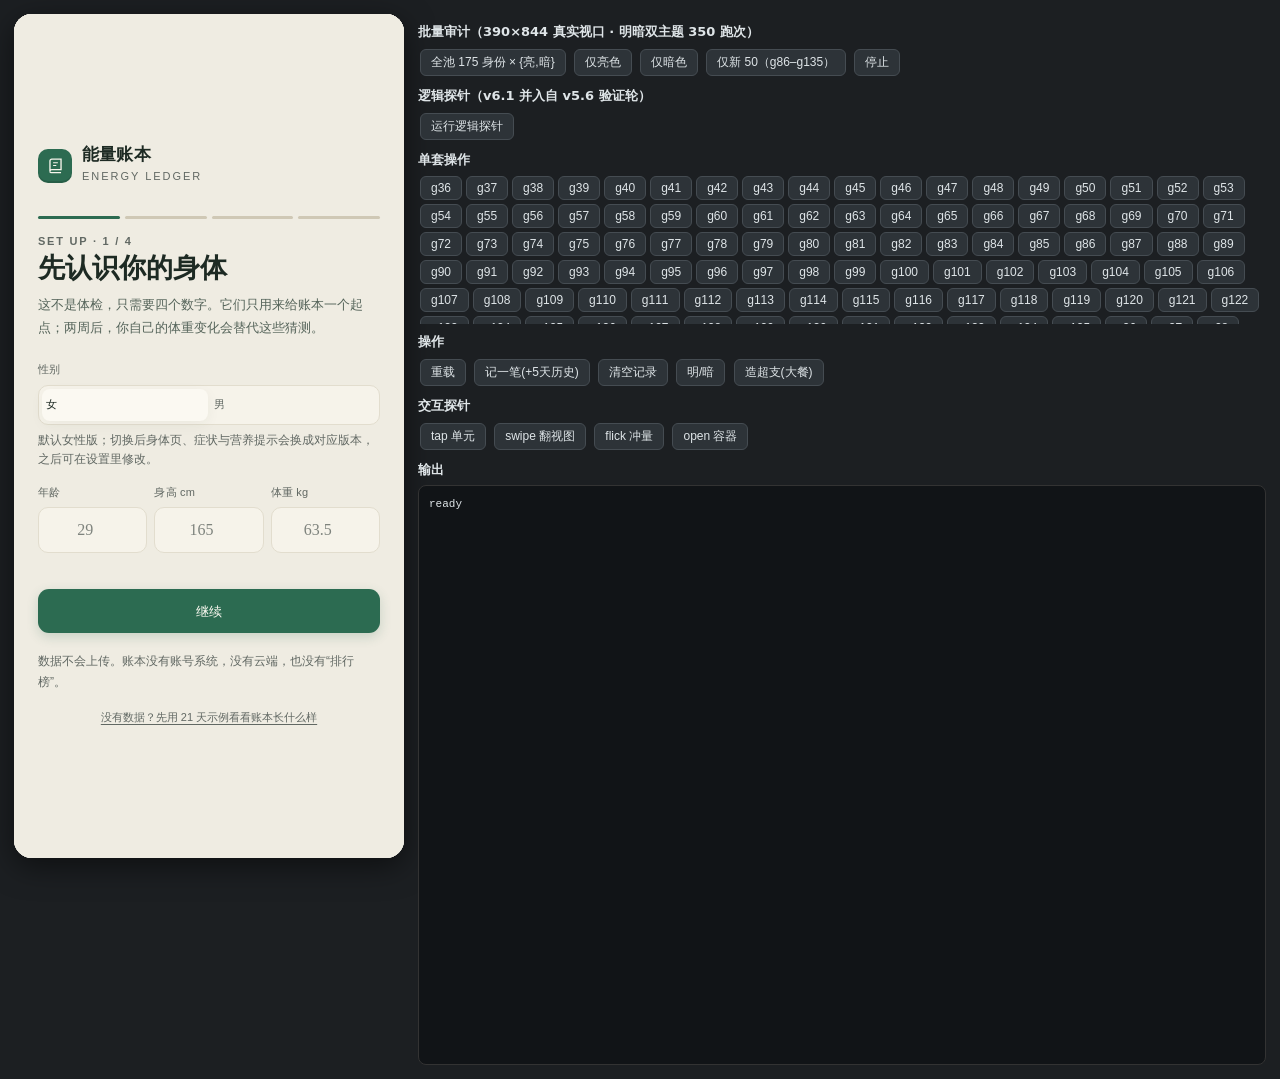
<file: tools/v8-harness.html>
<!DOCTYPE html>
<html lang="zh-CN">
<head>
<meta charset="UTF-8">
<title>能量账本 v6.0 · 全池双主题测试台 390×844（开发工具，不影响线上）</title>
<style>
  body{margin:0;font:13px/1.6 system-ui,sans-serif;background:#1c1f22;color:#dfe5e8;display:flex;gap:14px;padding:14px}
  #phone{width:390px;height:844px;border:0;border-radius:18px;box-shadow:0 8px 30px rgba(0,0,0,.5);background:#fff;flex:0 0 auto}
  .side{flex:1;min-width:0}
  button{margin:2px;padding:4px 10px;background:#2d3338;color:#dfe5e8;border:1px solid #454c52;border-radius:6px;cursor:pointer;font-size:12px}
  button.on{background:#2C6B51;border-color:#3d8a6b}
  #out{white-space:pre-wrap;font:11px/1.5 Consolas,monospace;background:#111417;border:1px solid #333;padding:10px;height:62vh;overflow:auto;border-radius:8px}
  h3{margin:8px 0 4px;font-size:13px}
  .row{max-height:150px;overflow:auto}
</style>
</head>
<body>
<iframe id="phone" src="../index.html"></iframe>
<div class="side">
  <h3>批量审计（390×844 真实视口 · 明暗双主题 350 跑次）</h3>
  <button onclick="batchPool()">全池 175 身份 × {亮,暗}</button>
  <button onclick="batchPool('light')">仅亮色</button>
  <button onclick="batchPool('dark')">仅暗色</button>
  <button onclick="batchNew()">仅新 50（g86–g135）</button>
  <button onclick="stopBatch()">停止</button>
  <h3>逻辑探针（v6.1 并入自 v5.6 验证轮）</h3>
  <button onclick="runLogic()">运行逻辑探针</button>
  <h3>单套操作</h3>
  <div class="row" id="skinBtns"></div>
  <h3>操作</h3>
  <button onclick="act('reload')">重载</button>
  <button onclick="act('addentry')">记一笔(+5天历史)</button>
  <button onclick="act('clear')">清空记录</button>
  <button onclick="act('dark')">明/暗</button>
  <button onclick="act('over')">造超支(大餐)</button>
  <h3>交互探针</h3>
  <button onclick="probe('tap')">tap 单元</button>
  <button onclick="probe('swipe')">swipe 翻视图</button>
  <button onclick="probe('flick')">flick 冲量</button>
  <button onclick="probe('open')">open 容器</button>
  <h3>输出</h3>
  <div id="out">ready</div>
</div>
<script>
/* v6.0 全池枚举：不再抽样——175 个 data-skin 身份全测（v7-harness 76/101 的修正） */
const V7=[];for(let i=36;i<=135;i++)V7.push('g'+i);
const V6=['g26','g27','g28','g29','g30','g31','g32','g33','g34','g35'];
const GEN=[];for(let i=1;i<=25;i++)GEN.push('g'+(i<10?'0'+i:i));
const ART=['a-sakura','a-galaxy','a-neon','a-wuxia','a-fireworks','a-aurora','a-chart','a-chrome','a-culture','a-glass','a-polar','a-pulse','a-radio','a-tidal','a-type'];
const LOCAL=['paper','kraft','green','pen','sakura','mint','indigo','coffee','gold','almanac','greyblue','linen','pom','olive','lavender','ochre','glacier','pomelo','bamboo','midnight','rosegold','cedar','sky','oldnews','porcelain'];
const ALL=V7.concat(V6,GEN,ART,LOCAL);
const btns=document.getElementById('skinBtns');
ALL.forEach(id=>{const b=document.createElement('button');b.textContent=id;b.dataset.id=id;b.onclick=()=>setSkin(id);btns.appendChild(b);});
const frame=document.getElementById('phone');
const out=(...a)=>{const o=document.getElementById('out');o.textContent+='\n'+a.join(' ');o.scrollTop=o.scrollHeight;};
const W=()=>frame.contentWindow;
function mark(id){btns.querySelectorAll('button').forEach(b=>b.classList.toggle('on',b.dataset.id===id));}
function db(){try{return JSON.parse(W().localStorage.getItem('energy-ledger.v2')||'{}')}catch(e){return {}}}
function saveDb(d){W().localStorage.setItem('energy-ledger.v2',JSON.stringify(d))}
function setSkin(id,theme){
  const d=db();
  d.settings=Object.assign({theme:theme||'light',fx:true,powerSave:false,mode:'full'},d.settings||{},{mode:'full',theme:theme||d.settings&&d.settings.theme||'light'});
  d.skins=Object.assign({},d.skins,{active:id,unlocked:ALL.slice()});
  d.profile=d.profile||{sex:'male',age:30,height:172,weight:65,targetWeight:60,activity:'moderate',goal:'lose',rate:.5,proteinFactor:1.6,createdAt:Date.now()};
  d.weights=d.weights&&d.weights.length?d.weights:[{date:todayKey(),kg:65}];
  d.onboarded=true;
  saveDb(d);mark(id);
  frame.src='../index.html?skin='+id+'&t='+Date.now();
}
function todayKey(){const t=new Date();const p=n=>String(n).padStart(2,'0');return t.getFullYear()+'-'+p(t.getMonth()+1)+'-'+p(t.getDate());}
function dstr(off){const x=new Date();x.setDate(x.getDate()-off);const p=n=>String(n).padStart(2,'0');return x.getFullYear()+'-'+p(x.getMonth()+1)+'-'+p(x.getDate());}
function addEntry(kcal,name,over){
  const d=db();d.entries=d.entries||[];
  for(let i=1;i<=6;i++){
    if(!d.entries.some(e=>e.date===dstr(i)&&e.id==='h'+i))
      d.entries.push({id:'h'+i,date:dstr(i),meal:'lunch',name:'历史'+i,grams:100,per100:{kcal:120,p:6,c:15,f:4,fib:1},cat:'测试',kcal:380+i,p:8,c:30,f:8,fib:1,conf:'high',source:'manual',createdAt:Date.now()-i*864e5});
  }
  d.entries.push({id:'t'+Date.now()+Math.random().toString(36).slice(2,6),date:todayKey(),meal:'lunch',name:name||'测试餐',grams:200,per100:{kcal:150,p:8,c:20,f:5,fib:1},cat:'测试',kcal:kcal||(over?2200:480),p:16,c:40,f:10,fib:2,conf:'high',source:'manual',createdAt:Date.now()});
  saveDb(d);
}
window.act=async function(op){
  if(op==='reload'){frame.src=frame.src;return;}
  if(op==='addentry'){addEntry();frame.src=frame.src;out('[i] 已记一笔+6天历史');return;}
  if(op==='over'){addEntry(2200,'超支大餐');frame.src=frame.src;out('[i] 已造超支');return;}
  if(op==='clear'){const d=db();d.entries=[];saveDb(d);frame.src=frame.src;out('[i] 已清空');return;}
  if(op==='dark'){const d=db();d.settings.theme=(d.settings.theme==='dark'?'light':'dark');saveDb(d);frame.src=frame.src;out('[i] 主题',d.settings.theme);return;}
};
window.probe=async function(op){
  const W2=W(),D=W2.document;
  const box=D.getElementById('skinStage');if(!box){out('[probe] no stage');return;}
  const r=box.getBoundingClientRect();
  const mk=(type,x,y)=>new W2.PointerEvent(type,{bubbles:true,clientX:x,clientY:y,pointerId:7,isPrimary:true});
  if(op==='tap'){
    const t=box.querySelector('.gu, .vs-it, .ty-cell, .mt-wrap');
    if(!t){out('[tap] no target');return;}
    const tr=t.getBoundingClientRect();
    t.dispatchEvent(mk('pointerdown',tr.left+10,tr.top+10));
    t.dispatchEvent(mk('pointerup',tr.left+10,tr.top+10));
    t.click&&t.click();
    out('[tap] target=',t.className,'| tip=',(box.querySelector('.gv-tip')||box.querySelector('.mt-badge')||{}).textContent||'(none)');
  } else if(op==='swipe'){
    box.dispatchEvent(mk('pointerdown',r.left+r.width/2,r.top+40));
    box.dispatchEvent(mk('pointerup',r.left+r.width/2-90,r.top+40));
    out('[swipe] dots=',[...box.querySelectorAll('.pl-dots i')].map(i=>i.className).join(','),'| state=',JSON.stringify(W2.SkinV7&&W2.SkinV7.state()));
  } else if(op==='flick'){
    box.dispatchEvent(mk('pointerdown',r.left+60,r.top+40));
    box.dispatchEvent(mk('pointerup',r.left+160,r.top+40));
    out('[flick] class=',box.className);
    setTimeout(()=>out('[flick] after2.4s class=',box.className),2500);
  } else if(op==='open'){
    box.dispatchEvent(mk('pointerdown',r.left+r.width/2,r.top+60));
    box.dispatchEvent(mk('pointerup',r.left+r.width/2,r.top+60));
    box.click&&box.click();
    out('[open] class=',box.className);
  }
};
/* ---------- 批量审计（v6.0：+ 双主题 + 徽记/指示/DOM 预算断言） ---------- */
let batchStop=false;
function stopBatch(){batchStop=true;out('[batch] 停止标记');}
function getBadge(W2){
  const t=W2.document.querySelector('.page-head .page-title');
  if(!t)return '(no-title)';
  const cs=W2.getComputedStyle(t,'::after');
  return cs.content||'(none)';
}
function getTabIndicator(W2){
  const on=W2.document.querySelector('.tabbar button.on');
  if(!on)return -1;
  const cs=W2.getComputedStyle(on,'::before');
  const w=parseFloat(cs.width)||0,h=parseFloat(cs.height)||0;
  return Math.max(w,h);
}
async function batchList(ids,theme){
  batchStop=false;
  const pass=[],fail=[];
  for(const id of ids){
    if(batchStop){out('[batch] 手动停止 @',id);break;}
    await new Promise(res=>{frame.onload=res;setSkin(id,theme);});
    await new Promise(async r=>{
      const t0=Date.now();
      const mech=V7.indexOf(id)>=0||V6.indexOf(id)>=0;
      while(Date.now()-t0<2600){
        await new Promise(z=>setTimeout(z,90));
        try{
          const W2=frame.contentWindow,X=W2.document.documentElement;
          const sk=X.getAttribute('data-skin');
          const box=W2.document.getElementById('skinStage');
          const mounted=!!box&&box.offsetHeight>0;
          if(sk===id&&(!mech||mounted))break;
          if(sk==='paper'&&Date.now()-t0>1200)break;
        }catch(e){}
      }
      r();
    });
    const W2=W(),X=W2.document.documentElement;
    const errs=(W2.__v7Errors||[]);
    let a=null,gen=null;
    try{a=W2.SkinV7?W2.SkinV7.audit():null;}catch(e){errs.push('audit:'+e);}
    try{gen=W2.SkinGen?W2.SkinGen.audit():null;}catch(e){}
    const doc=W2.document;
    await new Promise(z=>setTimeout(z,250));
    const vw=W2.innerWidth;
    const overflowX=[...doc.querySelectorAll('body *')].some(el=>{
      const st=W2.getComputedStyle(el);
      if(st.position==='fixed'||st.display==='none'||st.visibility==='hidden')return false;
      const r2=el.getBoundingClientRect();
      if(r2.width<=0&&r2.height<=0)return false;
      return r2.right>vw+1||r2.left<-1;
    });
    const skinOk=X.getAttribute('data-skin')===id;
    const v7attr=X.getAttribute('data-skin-v7');
    const v6attr=X.getAttribute('data-skin-v6');
    const themeOk=(X.getAttribute('data-theme')||'')===theme;
    let stageOk=false, familyOk=false;
    if(V7.indexOf(id)>=0){
      familyOk=v7attr==='1'&&a&&!!a.eng&&(!a.expect||a.eng===a.expect.eng);
      stageOk=!!(a&&a.stage&&a.stage.mounted&&a.stage.h>0&&a.stage.children<=48);
    }else if(V6.indexOf(id)>=0){
      familyOk=!v7attr&&v6attr==='1';
      stageOk=true;
    }else{
      familyOk=!v7attr&&!v6attr;
      stageOk=!!(a&&a.stage&&!a.stage.mounted);
    }
    /* v6.0 新增断言：全池 175 身份都必须有页头徽记 + tabbar 指示形状（≥4px）
       v6.0 修复（验证3）：app 视图 innerHTML 换装窗口期会瞬时查不到 page-title/tabbar.on
       ——单次探测会把时序 flake 误判为缺陷，这里给一次 420ms 宽限重测。 */
    let badge=getBadge(W2);
    let tabW=getTabIndicator(W2);
    let badgeOk=badge!=='(none)'&&badge!=='(no-title)'&&badge.length>=3;
    let tabOk=tabW>=4;
    if(!badgeOk||!tabOk){
      await new Promise(z=>setTimeout(z,420));
      badge=getBadge(W2); tabW=getTabIndicator(W2);
      badgeOk=badge!=='(none)'&&badge!=='(no-title)'&&badge.length>=3;
      tabOk=tabW>=4;
    }
    const errOk=errs.length===0;
    const fontBad=scanMinFont(W2);
    const tapBad=scanTap44(W2);
    const cBad=contrastSpot(W2);
    const rec={id,theme,skin:X.getAttribute('data-skin'),eng:a&&a.eng,badge,tabW:Math.round(tabW),
               stageH:a&&a.stage.h,dom:a&&a.stage.children,overflow:overflowX,errs:errs.slice(0,2),
               font:fontBad.slice(0,2),tap:tapBad.slice(0,2),contrast:cBad.slice(0,2)};
    if(skinOk&&stageOk&&familyOk&&!overflowX&&errOk&&badgeOk&&tabOk&&themeOk&&!fontBad.length&&!tapBad.length&&!cBad.length)pass.push(id);
    else{fail.push(rec);out('FAIL',JSON.stringify(rec));}
  }
  out('== 批量完成('+theme+') ==','通过',pass.length,'失败',fail.length);
  if(fail.length)out('失败清单:',JSON.stringify(fail));
  window.__batchResult={theme,pass,fail};
}
/* ---------- v6.1 并入的增强扫描（来自 v5.6 验证轮：微字号/44px 命中/对比度三对） ---------- */
function hex2rgb(h){h=(h||'').trim().replace('#','');if(h.length===3)h=h.split('').map(c=>c+c).join('');if(!/^[0-9a-fA-F]{6}$/.test(h))return null;return [0,2,4].map(i=>parseInt(h.slice(i,i+2),16));}
function lum2(rgb){const f=c=>{c/=255;return c<=0.04045?c/12.92:Math.pow((c+0.055)/1.055,2.4)};return .2126*f(rgb[0])+.7152*f(rgb[1])+.0722*f(rgb[2]);}
function contrastRatio(fg,bg){const a=lum2(fg),b=lum2(bg),hi=Math.max(a,b),lo=Math.min(a,b);return (hi+.05)/(lo+.05);}
function tokenColor(W2,name){const v=W2.getComputedStyle(W2.document.documentElement).getPropertyValue(name).trim();const m=v.match(/#[0-9a-fA-F]{3,6}/);return m?m[0]:null;}
function contrastSpot(W2){
  const pairs=[['--ink','--paper',4.5],['--ink-2','--surface',4.5],['--ink-3','--paper',4.5]];
  const bad=[];
  for(const [f,b,min] of pairs){
    const fg=hex2rgb(tokenColor(W2,f)),bg=hex2rgb(tokenColor(W2,b));
    if(!fg||!bg)continue;
    const c=contrastRatio(fg,bg);
    if(c<min)bad.push(f+'/'+b+'='+c.toFixed(2));
  }
  return bad;
}
function scanMinFont(W2){
  const bad=[];
  for(const el of W2.document.querySelectorAll('body *')){
    const st=W2.getComputedStyle(el);
    if(st.display==='none'||st.visibility==='hidden'||parseFloat(st.opacity)<.05)continue;
    const hasText=[...(el.childNodes||[])].some(n=>n.nodeType===3&&n.textContent.trim());
    if(!hasText)continue;
    const r2=el.getBoundingClientRect();
    if(r2.width<=0||r2.bottom<0||r2.top>W2.innerHeight)continue;
    const fs=parseFloat(st.fontSize);
    if(fs<10){bad.push((el.className||el.tagName)+'@'+fs+'px');if(bad.length>=3)break;}
  }
  return bad;
}
function scanTap44(W2){
  const bad=[];
  for(const el of W2.document.querySelectorAll('#skinStage button, #skinStage .gu, #skinStage .vs-it, .tabbar button')){
    const st=W2.getComputedStyle(el);
    if(st.display==='none'||st.visibility==='hidden'||st.pointerEvents==='none')continue;
    const r2=el.getBoundingClientRect();
    if(r2.width<=0||r2.height<=0)continue;
    if(Math.min(r2.width,r2.height)<44){bad.push((el.className||el.tagName)+'@'+Math.round(Math.min(r2.width,r2.height)));if(bad.length>=3)break;}
  }
  return bad;
}
async function batchPool(theme){
  const themes=theme?[{k:theme}]:[{k:'light'},{k:'dark'}];
  const total={pass:[],fail:[]};
  for(const t of themes){
    out('[batch] === '+t.k.toUpperCase()+' 主题：'+ALL.length+' 身份 ===');
    await batchList(ALL,t.k);
    if(window.__batchResult){total.pass=total.pass.concat(window.__batchResult.pass);total.fail=total.fail.concat(window.__batchResult.fail);}
  }
  window.__batchResult={themes:themes.map(t=>t.k),pass:total.pass,fail:total.fail};
  out('== 全池双主题汇总 ==','通过',total.pass.length,'/',ALL.length*themes.length,'失败',total.fail.length);
}
window.batchPool=batchPool;
window.batchNew=()=>{out('[batch] 新 50 双主题…');batchList(V7.filter(i=>parseInt(i.slice(1))>=86),'light').then(()=>batchList(V7.filter(i=>parseInt(i.slice(1))>=86),'dark'));};
frame.addEventListener('load',()=>{
  const W2=W();
  if(!W2.__v7Hooked){
    W2.__v7Errors=W2.__v7Errors||[];
    W2.addEventListener('error',e=>{W2.__v7Errors.push(String(e.message||e));});
    W2.addEventListener('unhandledrejection',e=>{W2.__v7Errors.push('rej:'+String(e.reason||e));});
    W2.__v7Hooked=true;
  }
  mark(new URLSearchParams(frame.src.split('?')[1]||'').get('skin')||'');
});
/* ---------- 逻辑探针（v6.1 移植自 v5.6 验证轮，适配 150 池） ---------- */
async function waitApp(ms, want){
  const t0=Date.now();
  while(Date.now()-t0<ms){
    try{
      const W2=W(),X=W2.document.documentElement;
      const sk=X&&X.getAttribute('data-skin');
      const chip=W2&&W2.document.querySelector('[data-act="open-skins"]');
      if(want){ if(sk===want&&chip)return true; }
      else if(sk&&chip)return true;
    }catch(e){}
    await new Promise(z=>setTimeout(z,120));
  }
  return false;
}
async function openSkinsEntry(){
  let chip=W().document.querySelector('[data-act="open-skins"]');
  if(chip)return chip;
  const tbs=[...W().document.querySelectorAll('.tabbar button')];
  for(const key of ['账本','设置']){
    const b=tbs.find(x=>x.textContent.indexOf(key)>=0);
    if(!b)continue;
    b.click(); await new Promise(z=>setTimeout(z,420));
    chip=W().document.querySelector('[data-act="open-skins"]');
    if(chip)return chip;
  }
  return null;
}
window.runLogic=async function(){
  const R=[];
  const ok=(name,cond,detail)=>{R.push([name,cond,detail||'']);out(cond?'PASS':'FAIL',name,detail||'');};
  try{
    for(const f of ['app.js','skins-v7.js','skins-v6.js','skins-gen.js','skin-fx.js']){
      const src=await (await fetch('../assets/'+f,{cache:'no-store'})).text();
      try{ new Function(src); ok('P0 编译 '+f,true); }
      catch(e){ ok('P0 编译 '+f,false,String(e.message)); }
    }
  }catch(e){ ok('P0 编译批',false,String(e)); }
  try{
    const m=await (await fetch('../assets/skins/index.json',{cache:'no-store'})).json();
    const ids=m.items.map(x=>x.id);
    ok('P1a 清单=150 且唯一',ids.length===150&&new Set(ids).size===150,ids.length+'/'+new Set(ids).size);
    const v7=ids.filter(i=>/^g(3[6-9]|[4-8][0-9]|9[0-9]|1[0-2][0-9]|13[0-5])$/.test(i));
    ok('P1b v7=100 零图片',v7.length===100&&m.items.filter(x=>v7.indexOf(x.id)>=0).every(x=>!x.art&&!x.thumb),String(v7.length));
  }catch(e){ ok('P1 清单完整性',false,String(e)); }
  await new Promise(res=>{const d=db();d.skins=Object.assign({},d.skins,{active:'zzz',unlocked:ALL.slice()});saveDb(d);frame.onload=res;frame.src='../index.html?t='+Date.now();});
  await waitApp(6000,'paper');
  ok('P2 未知皮肤回退 paper',W().document.documentElement.getAttribute('data-skin')==='paper',W().document.documentElement.getAttribute('data-skin'));
  await new Promise(res=>{const d=db();d.settings=Object.assign({},d.settings,{mode:'ledger'});d.skins=Object.assign({},d.skins,{active:'g36'});saveDb(d);frame.onload=res;frame.src='../index.html?t='+Date.now();});
  await waitApp(6000,'paper');
  const X3=W().document.documentElement;
  ok('P3 纯账本=paper 且无 v7 属性',X3.getAttribute('data-skin')==='paper'&&!X3.getAttribute('data-skin-v7'),
     X3.getAttribute('data-skin')+'/'+(X3.getAttribute('data-skin-v7')||'-'));
  await new Promise(res=>{const d=db();d.settings=Object.assign({},d.settings,{mode:'full'});d.skins=Object.assign({},d.skins,{active:'paper',unlocked:ALL.slice()});saveDb(d);frame.onload=res;frame.src='../index.html?t='+Date.now();});
  await waitApp(6000);
  try{
    const chip=await openSkinsEntry();
    if(!chip)throw new Error('open-skins 入口未找到');
    const cssBefore=(W().document.getElementById('skinsGenCss')||{href:''}).href||'(none)';
    chip.click(); await new Promise(z=>setTimeout(z,500));
    const card=W().document.querySelector('.skin-card[data-act="skin-apply"][data-id="g01"]');
    if(!card)throw new Error('skin-apply g01 卡片未找到');
    card.click(); await new Promise(z=>setTimeout(z,700));
    const cssAfter=((W().document.getElementById('skinsGenCss')||{href:''}).href)||'(none)';
    ok('P4a 实时切 g01 → 注入 gen.css',/skins-gen\.css/.test(cssAfter)&&!/skins-gen\.css/.test(cssBefore),cssBefore+' → '+cssAfter.split('/').pop());
    const chip2=await openSkinsEntry();
    chip2&&chip2.click(); await new Promise(z=>setTimeout(z,500));
    const card2=W().document.querySelector('.skin-card[data-act="skin-apply"][data-id="g36"]');
    if(!card2)throw new Error('skin-apply g36 卡片未找到');
    card2.click(); await new Promise(z=>setTimeout(z,800));
    const css5=((W().document.getElementById('skinsGenCss')||{href:''}).href)||'';
    ok('P4b 实时切 g36 → 换 v7.css',/skins-v7\.css/.test(css5),css5.split('/').pop());
    ok('P4c ensureSkinFamilyCss 行为存在',typeof css5==='string',ensureTag());
    function ensureTag(){const l=W().document.getElementById('skinsGenCss');return l?('id=skinsGenCss href='+l.getAttribute('href').split('/').pop()):'(removed—静态层覆盖)';}
  }catch(e){ ok('P4 实时换肤探针',false,String(e)); }
  try{
    const keys=await caches.keys();
    ok('P5 SW 缓存键存在',keys.some(k=>/^energy-ledger-v/.test(k)),keys.join(','));
  }catch(e){ ok('P5 SW',true,'skip:'+String(e).slice(0,40)); }
  try{
    const m=await (await fetch('../assets/skins/index.json',{cache:'no-store'})).json();
    ok('P6 图鉴 = 25 普通 + 150 顶级 = 175 卡',m.items.length===150,'top='+m.items.length);
  }catch(e){ ok('P6 图鉴总数',false,String(e)); }
  await new Promise(res=>{const d=db();d.settings=Object.assign({},d.settings,{mode:'full'});d.skins=Object.assign({},d.skins,{active:'paper',unlocked:ALL.slice()});saveDb(d);frame.onload=res;frame.src='../index.html?t='+Date.now();});
  await waitApp(6000);
  const fails=R.filter(x=>!x[1]).length;
  out('== 逻辑探针完成 ==','通过',R.length-fails,'失败',fails);
  window.__logicResult=R;
  return R;
};

</script>
</body>
</html>
</file>
<file: assets/app.css>
/* 能量账本 · 视觉层
   设计语言：纸本账簿。暖纸底、墨绿字、细分割线、衬线数字。
   不追求“数据仪表盘”的科技感，而是让人愿意每天打开一次。 */

:root {
  --paper: #EFECE2;
  --paper-deep: #E7E3D7;
  --surface: #FBF9F2;
  --surface-2: #F4F1E7;
  --field: #F6F3EA;
  --ink: #1D2A23;
  --ink-2: #55645A;
  --ink-3: #616863;  /* v5.4: 2.98→4.58 对比度达标（faint 小字可读性） */
  --line: #E2DDCE;
  --line-2: #CFC8B5;
  --green: #2C6B51;
  --green-deep: #204E3C;
  --green-soft: #E4EDE4;
  --green-line: #BCD3C2;
  --amber: #8F5D28;  /* v5.4: 3.58→5.30 */
  --amber-soft: #F6EBDD;
  --red: #A64A3C;
  --red-soft: #F5E3DE;
  --shadow: 0 14px 40px rgba(35, 52, 42, .08);
  --rail: rgba(251, 249, 242, .55);
  --shadow-sm: 0 4px 14px rgba(35, 52, 42, .05);
  --serif: "Iowan Old Style", "Palatino Linotype", Palatino, Georgia, "Songti SC", "Noto Serif SC", serif;
  --sans: -apple-system, BlinkMacSystemFont, "Segoe UI", "PingFang SC", "Microsoft YaHei", "Hiragino Sans GB", sans-serif;
  --radius: 18px;
  --ease: cubic-bezier(.22, .61, .36, 1);
}

[data-theme="dark"] {
  --paper: #121714;
  --paper-deep: #0D1210;
  --surface: #191F1B;
  --surface-2: #202720;
  --field: #232A24;
  --ink: #ECE8DB;
  --ink-2: #A9B4A9;
  --ink-3: #84928A;  /* v5.4: 4.34→5.15 */
  --line: #2C352E;
  --line-2: #3B463D;
  --green: #7FB79A;
  --green-deep: #A6D2BA;
  --green-soft: #22322A;
  --green-line: #3C5B4A;
  --amber: #D6A36B;
  --amber-soft: #33291F;
  --red: #D98878;
  --red-soft: #35241F;
  --shadow: 0 18px 46px rgba(0, 0, 0, .34);
  --shadow-sm: 0 4px 14px rgba(0, 0, 0, .22);
  --rail: rgba(25, 31, 27, .55);
}

* { box-sizing: border-box; margin: 0; padding: 0; }
html { -webkit-text-size-adjust: 100%; }
body {
  min-height: 100vh;
  font-family: var(--sans);
  font-size: 14.5px;
  line-height: 1.62;
  color: var(--ink);
  background:
    radial-gradient(1100px 520px at 52% -8%, rgba(255, 253, 245, .9), transparent 70%),
    radial-gradient(900px 700px at 100% 100%, rgba(214, 226, 214, .35), transparent 65%),
    var(--paper);
  -webkit-font-smoothing: antialiased;
  text-rendering: optimizeLegibility;
}
[data-theme="dark"] body {
  background:
    radial-gradient(900px 500px at 50% -10%, rgba(58, 80, 66, .22), transparent 70%),
    radial-gradient(700px 600px at 100% 100%, rgba(40, 58, 47, .28), transparent 65%),
    var(--paper);
}

button, input, select, textarea { font: inherit; color: inherit; }
button { cursor: pointer; background: none; border: 0; text-align: inherit; }
a { color: inherit; }
img { display: block; max-width: 100%; }
::selection { background: var(--green-soft); }

.serif, .num, .balance-num, .stat-value, .big-num { font-family: var(--serif); font-variant-numeric: tabular-nums lining-nums; }

/* ---------- 布局 ---------- */
#app { min-height: 100vh; }
.app-shell { display: flex; justify-content: center; align-items: flex-start; min-height: 100vh; }

.rail {
  display: none;
  position: sticky; top: 0;
  width: 232px; height: 100vh; flex-shrink: 0;
  padding: 30px 22px 26px;
  border-right: 1px solid var(--line);
  background: var(--rail);
  backdrop-filter: blur(10px);
  flex-direction: column;
  z-index: 20;
}
[data-theme="dark"] .rail { background: var(--rail); }

.rail-brand { display: flex; align-items: center; gap: 11px; padding: 0 4px 26px; }
.mark {
  width: 34px; height: 34px; border-radius: 10px; flex-shrink: 0;
  background: var(--green); color: #F7F5EC;
  display: grid; place-items: center;
  box-shadow: inset 0 -2px 0 rgba(0, 0, 0, .12);
}
.mark svg { width: 19px; height: 19px; }
.brand-name { font-family: var(--serif); font-size: 17px; letter-spacing: .01em; font-weight: 600; line-height: 1.2; }
.brand-en { font-size:11px; letter-spacing: .18em; color: var(--ink-3); margin-top: 3px; }

.rail-nav { display: flex; flex-direction: column; gap: 2px; }
.rail-nav button {
  display: flex; align-items: center; gap: 11px;
  padding: 11px 12px; border-radius: 11px;
  color: var(--ink-2); font-size: 14px;
  transition: background .18s, color .18s;
}
.rail-nav button:hover { background: var(--surface-2); color: var(--ink); }
.rail-nav button.on { background: var(--green-soft); color: var(--green-deep); font-weight: 600; }
.rail-nav .idx { font-family: var(--serif); font-size:12px; color: var(--ink-3); width: 18px; }
.rail-nav button.on .idx { color: var(--green); }
.rail-nav button i { margin-left: auto; width: 5px; height: 5px; border-radius: 50%; background: var(--green); opacity: 0; }
.rail-nav button.on i { opacity: 1; }

.rail-foot { margin-top: auto; padding-top: 22px; }
.rail-streak {
  border: 1px solid var(--line); border-radius: 13px;
  padding: 13px 14px; background: var(--surface);
}
.rail-streak .k { font-size:11px; letter-spacing: .12em; color: var(--ink-3); }
.rail-streak .v { font-family: var(--serif); font-size: 25px; line-height: 1.2; margin-top: 3px; color: var(--green-deep); }
.rail-streak .v small { font-family: var(--sans); font-size: 11px; color: var(--ink-3); font-weight: 400; }
.rail-note { font-size:12px; color: var(--ink-3); line-height: 1.7; margin-top: 14px; padding: 0 4px; }

.app-main { width: 100%; max-width: 680px; padding: 0 0 90px; }

.mobile-top {
  position: sticky; top: 0; z-index: 30;
  display: flex; align-items: center; justify-content: space-between;
  padding: 14px 20px 10px;
  background: linear-gradient(to bottom, var(--paper) 62%, rgba(239, 236, 226, 0));
}
[data-theme="dark"] .mobile-top { background: linear-gradient(to bottom, var(--paper) 62%, rgba(18, 23, 20, 0)); }
.mobile-top .brand { display: flex; align-items: center; gap: 9px; }
.mobile-top .mark { width: 28px; height: 28px; border-radius: 8px; }
.mobile-top .brand-name { font-size: 15px; }
.mobile-top .date { font-size: 11.5px; color: var(--ink-3); text-align: right; line-height: 1.35; min-width: 74px; }
.mobile-top .date b { display: block; color: var(--ink-2); font-weight: 500; font-size: 12.5px; }

.page { padding: 2px 20px 10px; }
@media (min-width: 1024px) {
  .app-shell { justify-content: center; }
  .rail { display: flex; position: sticky; height: 100vh; }
  .app-main { padding-top: 30px; max-width: 720px; }
  .mobile-top { display: none; }
  .page { padding: 0 34px 30px; }
  .tabbar { display: none !important; }
  body { padding-bottom: 40px; }
}

/* ---------- 通用文字 ---------- */
.eyebrow { font-size:11px; letter-spacing: .16em; text-transform: uppercase; color: var(--ink-3); font-weight: 600; }
.kicker { font-size: 11px; letter-spacing: .08em; color: var(--ink-3); }
.muted { color: var(--ink-2); }
.faint { color: var(--ink-3); }
.small { font-size: 12px; }
.tiny { font-size:12px; }
.strong { font-weight: 600; }
.green { color: var(--green); }
.amber { color: var(--amber); }
.red { color: var(--red); }
.nowrap { white-space: nowrap; }
.line { height: 1px; background: var(--line); border: 0; }
.spacer { flex: 1; }
.row { display: flex; align-items: center; gap: 10px; }
.row-between { display: flex; align-items: center; justify-content: space-between; gap: 12px; }
.stack { display: flex; flex-direction: column; gap: 12px; }

h1.page-title { font-family: var(--serif); font-size: 30px; font-weight: 600; letter-spacing: -.01em; line-height: 1.25; }
.page-sub { font-size: 12.5px; color: var(--ink-3); margin-top: 5px; }
.page-head { display: flex; align-items: flex-end; justify-content: space-between; gap: 16px; margin: 8px 0 22px; }

/* ---------- 卡片与区块 ---------- */
.card {
  background: var(--surface);
  border: 1px solid var(--line);
  border-radius: var(--radius);
  padding: 20px 22px;
  box-shadow: var(--shadow-sm);
}
.card-flat { background: transparent; border: 1px solid var(--line); box-shadow: none; }
.card-tight { padding: 15px 18px; }
.section { margin-top: 24px; }
.section-head { display: flex; align-items: baseline; justify-content: space-between; gap: 12px; margin-bottom: 12px; }
.section-head h2 { font-family: var(--serif); font-size: 17px; font-weight: 600; letter-spacing: .01em; }
.section-head .act { font-size: 12px; color: var(--green); cursor: pointer; white-space: nowrap; }
.section-head .act:hover { text-decoration: underline; text-underline-offset: 3px; }

/* ---------- 首页：余额 ---------- */
.hero {
  position: relative;
  background: var(--surface);
  border: 1px solid var(--line);
  border-radius: 22px;
  padding: 24px 24px 20px;
  box-shadow: var(--shadow);
  overflow: hidden;
}
.hero::before {
  content: "";
  position: absolute; inset: 0;
  background:
    repeating-linear-gradient(to bottom, transparent 0 47px, var(--line) 47px 48px);
  opacity: .28; pointer-events: none;
}
.hero::after {
  content: "";
  position: absolute; left: 0; top: 0; bottom: 0; width: 4px;
  background: linear-gradient(var(--green), var(--green-line));
}
.hero > * { position: relative; }
.hero-top { display: flex; align-items: center; justify-content: space-between; gap: 12px; }
.hero-date { font-family: var(--serif); font-size: 14px; color: var(--ink-2); }
.hero-date b { font-weight: 600; color: var(--ink); }
.hero-streak {
  display: inline-flex; align-items: center; gap: 6px;
  font-size: 11px; color: var(--green-deep);
  background: var(--green-soft); border: 1px solid var(--green-line);
  padding: 4px 10px; border-radius: 20px; white-space: nowrap;
}
.hero-streak svg { width: 12px; height: 12px; }

.balance { margin-top: 16px; display: flex; align-items: baseline; gap: 8px; }
.balance-num { font-size: 64px; font-weight: 500; line-height: .98; letter-spacing: -.035em; color: var(--ink); }
.balance-num.neg { color: var(--red); }
.balance-unit { font-size: 13px; color: var(--ink-3); letter-spacing: .04em; }
.bal-cap { margin-top: 8px; font-size: 12.5px; color: var(--ink-2); }
.bal-cap b { color: var(--ink); font-weight: 600; }
.bal-cap .range { color: var(--ink-3); }

.meter { margin: 18px 0 0; height: 10px; border-radius: 6px; background: var(--surface-2); position: relative; overflow: visible; }
.meter-band {
  position: absolute; top: 0; bottom: 0; border-radius: 6px;
  background: repeating-linear-gradient(135deg, var(--line-2) 0 3px, transparent 3px 7px);
  opacity: .55;
}
.meter-fill {
  position: absolute; left: 0; top: 0; bottom: 0; border-radius: 6px;
  background: var(--green); transition: width .7s var(--ease);
}
.meter-fill.warn { background: linear-gradient(90deg, var(--amber), var(--red)); }
.meter-tick { position: absolute; top: -5px; bottom: -5px; width: 1.5px; background: var(--ink-3); opacity: .8; }
.meter-legend { display: flex; justify-content: space-between; margin-top: 7px; font-size:11px; color: var(--ink-3); }

.hero-stats { display: flex; gap: 0; margin-top: 18px; border-top: 1px solid var(--line); padding-top: 14px; }
.hs-item { flex: 1; }
.hs-item + .hs-item { border-left: 1px solid var(--line); padding-left: 15px; }
.hs-item .n { font-family: var(--serif); font-size: 20px; line-height: 1.2; }
.hs-item .n small { font-family: var(--sans); font-size:11px; color: var(--ink-3); margin-left: 2px; }
.hs-item .l { font-size:12px; color: var(--ink-3); margin-top: 2px; }
.hs-item .n.amber { color: var(--amber); }
.hs-item .n.green { color: var(--green); }

.hero-note {
  margin-top: 14px; font-size:12px; color: var(--ink-3); line-height: 1.7;
  display: flex; align-items: flex-start; gap: 7px;
}
.hero-note svg { width: 12px; height: 12px; flex-shrink: 0; margin-top: 2px; }

/* ---------- 宏量 ---------- */
.macro-card { padding: 16px 22px; }
.macro-grid { display: grid; grid-template-columns: repeat(3, 1fr); gap: 0; }
.macro { padding-right: 14px; }
.macro + .macro { border-left: 1px solid var(--line); padding-left: 16px; }
.macro .top { display: flex; align-items: baseline; justify-content: space-between; }
.macro .name { font-size: 11px; color: var(--ink-3); }
.macro .val { font-family: var(--serif); font-size: 17px; }
.macro .val small { font-family: var(--sans); font-size:11px; color: var(--ink-3); }
.macro-bar { height: 3px; background: var(--surface-2); border-radius: 2px; margin-top: 8px; overflow: hidden; }
.macro-bar span { display: block; height: 100%; border-radius: 2px; background: var(--green); transition: width .6s var(--ease); }
.macro-bar span.amber { background: var(--amber); }
.macro-bar span.blue { background: #5C8398; }

/* ---------- 代谢校准 ---------- */
.calib { display: flex; align-items: flex-start; gap: 18px; }
.calib-left { flex: 1; min-width: 0; }
.calib-val { font-family: var(--serif); font-size: 26px; line-height: 1.15; }
.calib-val small { font-size: 11px; color: var(--ink-3); font-family: var(--sans); letter-spacing: .02em; }
.calib-sub { font-size: 11.5px; color: var(--ink-3); margin-top: 4px; }
.calib-bar { height: 4px; background: var(--surface-2); border-radius: 3px; margin-top: 12px; overflow: hidden; }
.calib-bar span { display: block; height: 100%; background: linear-gradient(90deg, var(--green-line), var(--green)); border-radius: 3px; transition: width .8s var(--ease); }
.calib-right { width: 88px; flex-shrink: 0; text-align: right; }
.calib-ring { width: 78px; height: 78px; margin-left: auto; }
.calib-pct { font-family: var(--serif); font-size: 15px; margin-top: -54px; text-align: center; }
.calib-pct small { font-size:11px; display: block; color: var(--ink-3); font-family: var(--sans); }

/* ---------- 下一餐 ---------- */
.next-head { display: flex; align-items: flex-start; justify-content: space-between; gap: 12px; }
.next-badge { font-size:11px; letter-spacing: .1em; color: var(--green); background: var(--green-soft); border: 1px solid var(--green-line); border-radius: 20px; padding: 3px 9px; white-space: nowrap; }
.next-list { margin-top: 14px; }
.nb-row { display: flex; align-items: baseline; gap: 8px; padding: 9px 0; border-bottom: 1px dotted var(--line-2); }
.nb-row:last-child { border-bottom: 0; }
.nb-name { font-size: 13.5px; }
.nb-cat { font-size:11px; color: var(--ink-3); border: 1px solid var(--line); border-radius: 4px; padding: 1px 4px; }
.nb-dots { flex: 1; border-bottom: 1px dotted var(--line-2); transform: translateY(-4px); min-width: 12px; }
.nb-grams { font-size: 11.5px; color: var(--ink-2); font-variant-numeric: tabular-nums; }
.nb-kcal { font-family: var(--serif); font-size: 14px; width: 62px; text-align: right; }
.nb-total { display: flex; align-items: baseline; justify-content: space-between; margin-top: 12px; padding-top: 11px; border-top: 1px solid var(--line); }
.nb-total .k { font-size: 11.5px; color: var(--ink-3); }
.nb-total .v { font-family: var(--serif); font-size: 20px; }
.next-actions { display: flex; gap: 9px; margin-top: 15px; }

/* ---------- 今日流水 ---------- */
.timeline { margin-top: 4px; }
.tl-row { display: flex; align-items: center; gap: 12px; padding: 11px 0; border-bottom: 1px solid var(--line); }
.tl-row:last-child { border-bottom: 0; padding-bottom: 2px; }
.tl-time { font-family: var(--serif); font-size: 11.5px; color: var(--ink-3); width: 46px; flex-shrink: 0; }
.tl-dot { width: 7px; height: 7px; border-radius: 50%; background: var(--green); flex-shrink: 0; }
.tl-dot.empty { background: transparent; border: 1px solid var(--line-2); }
.tl-main { flex: 1; min-width: 0; }
.tl-main .t { font-size: 13px; }
.tl-main .s { font-size:12px; color: var(--ink-3); margin-top: 1px; }
.tl-kcal { font-family: var(--serif); font-size: 15px; white-space: nowrap; }
.tl-kcal.faint { font-family: var(--sans); font-size: 11px; }
.stamp { font-size:11px; color: var(--green); border: 1px solid var(--green-line); border-radius: 4px; padding: 1px 5px; transform: rotate(-2deg); letter-spacing: .05em; }

/* ---------- 账本 ---------- */
.day-nav { display: flex; align-items: center; justify-content: space-between; gap: 10px; }
.day-nav .center { text-align: center; }
.day-nav .d { font-family: var(--serif); font-size: 22px; line-height: 1.2; }
.day-nav .s { font-size: 11px; color: var(--ink-3); margin-top: 2px; }
.arrow-btn { width: 36px; height: 36px; border-radius: 50%; border: 1px solid var(--line); display: grid; place-items: center; color: var(--ink-2); background: var(--surface); transition: .18s; }
.arrow-btn:hover { border-color: var(--line-2); background: var(--surface-2); color: var(--ink); }
.arrow-btn:disabled { opacity: .35; cursor: default; }
.arrow-btn svg { width: 15px; height: 15px; }

.day-summary { display: flex; gap: 0; margin-top: 18px; padding-top: 16px; border-top: 1px solid var(--line); }
.ds-item { flex: 1; }
.ds-item + .ds-item { border-left: 1px solid var(--line); padding-left: 16px; }
.ds-item .v { font-family: var(--serif); font-size: 21px; line-height: 1.2; }
.ds-item .v small { font-size:11px; font-family: var(--sans); color: var(--ink-3); }
.ds-item .k { font-size:12px; color: var(--ink-3); }

.heat-strip { display: flex; gap: 5px; margin-top: 16px; }
.heat-cell { flex: 1; min-width: 0; text-align: center; }
.heat-cell .sq { height: 26px; border-radius: 5px; background: var(--surface-2); border: 1px solid transparent; position: relative; overflow: hidden; }
.heat-cell .sq span { position: absolute; left: 0; right: 0; bottom: 0; background: var(--green-line); }
.heat-cell .sq.over span { background: var(--amber); }
.heat-cell .sq.today { border-color: var(--green); }
.heat-cell .lb { font-size: 8.5px; color: var(--ink-3); margin-top: 3px; }

.ledger-tools { display: flex; gap: 8px; flex-wrap: wrap; margin-top: 16px; }
.tool-btn { display: inline-flex; align-items: center; gap: 6px; font-size: 11.5px; color: var(--ink-2); border: 1px solid var(--line); border-radius: 20px; padding: 6px 12px; background: var(--surface); transition: .16s; }
.tool-btn:hover { border-color: var(--line-2); color: var(--ink); background: var(--surface-2); }
.tool-btn svg { width: 13px; height: 13px; }

.meal-block { margin-top: 18px; }
.meal-head { display: flex; align-items: center; gap: 9px; padding-bottom: 8px; border-bottom: 1px solid var(--line); }
.meal-head .name { font-family: var(--serif); font-size: 15px; }
.meal-head .k { font-size:12px; color: var(--ink-3); }
.meal-head .kcal { font-family: var(--serif); font-size: 15px; margin-left: auto; }
.meal-head .add { width: 24px; height: 24px; border-radius: 50%; border: 1px solid var(--line); display: grid; place-items: center; color: var(--ink-2); flex-shrink: 0; }
.meal-head .add:hover { background: var(--green-soft); color: var(--green); border-color: var(--green-line); }
.meal-head .add svg { width: 12px; height: 12px; }
.meal-head .repeat {
  height: 26px; padding: 0 8px; border-radius: 13px; border: 1px solid var(--line);
  font-size:12px; color: var(--ink-2); background: var(--surface-2); flex-shrink: 0;
}
.meal-head .repeat:hover { color: var(--green); border-color: var(--green-line); background: var(--green-soft); }
.entry { display: flex; align-items: center; gap: 8px; padding: 9px 0 9px 2px; border-bottom: 1px dotted var(--line); font-size: 13px; }
.entry:last-child { border-bottom: 0; }
.entry .n { flex-shrink: 0; max-width: 58%; }
.entry .badge { flex-shrink: 0; }
.entry .p { font-size:11px; color: var(--ink-3); flex-shrink: 0; }
.entry .dots { flex: 1; border-bottom: 1px dotted var(--line-2); transform: translateY(-4px); min-width: 8px; }
.entry .k { font-family: var(--serif); font-size: 14px; flex-shrink: 0; }
.entry .more { color: var(--ink-3); width: 18px; display: grid; place-items: center; flex-shrink: 0; }
.entry .more svg { width: 12px; height: 12px; }
.empty-meal { padding: 12px 2px; font-size: 11.5px; color: var(--ink-3); border-bottom: 1px dotted var(--line); }
.empty-meal:last-child { border-bottom: 0; }

.entry-actions { display: flex; gap: 6px; }
.icon-mini { width: 26px; height: 26px; border-radius: 7px; display: grid; place-items: center; color: var(--ink-3); border: 1px solid transparent; }
.icon-mini:hover { background: var(--surface-2); color: var(--ink); border-color: var(--line); }
.icon-mini.danger:hover { color: var(--red); background: var(--red-soft); border-color: transparent; }
.icon-mini svg { width: 13px; height: 13px; }

.badge { font-size:11px; line-height: 1.6; padding: 0 4px; border-radius: 3px; border: 1px solid var(--line); color: var(--ink-3); white-space: nowrap; }
.badge.high { color: var(--green); border-color: var(--green-line); background: var(--green-soft); }
.badge.med { color: var(--amber); border-color: #E3CBAF; background: var(--amber-soft); }
.badge.low { color: var(--red); border-color: #DDBDB5; background: var(--red-soft); }

.day-note { margin-top: 16px; display: flex; align-items: center; justify-content: space-between; gap: 12px; font-size: 11.5px; color: var(--ink-3); }
.balance-line { display: flex; align-items: baseline; justify-content: space-between; margin-top: 14px; padding-top: 12px; border-top: 1px solid var(--line); }
.balance-line .k { font-size: 11.5px; color: var(--ink-3); }
.balance-line .v { font-family: var(--serif); font-size: 18px; }

/* ---------- 趋势 ---------- */
.range-tabs { display: inline-flex; padding: 3px; background: var(--surface-2); border-radius: 10px; border: 1px solid var(--line); }
.range-tabs button { font-size: 11.5px; padding: 5px 12px; border-radius: 8px; color: var(--ink-3); }
.range-tabs button.on { background: var(--surface); color: var(--ink); box-shadow: var(--shadow-sm); font-weight: 500; }

.chart-card { padding: 18px 18px 10px; }
.chart-head { display: flex; align-items: flex-start; justify-content: space-between; gap: 10px; margin-bottom: 6px; }
.chart-title { font-family: var(--serif); font-size: 16px; }
.chart-sub { font-size:12px; color: var(--ink-3); margin-top: 3px; }
.chart-legend { display: flex; flex-wrap: wrap; gap: 12px; font-size:11px; color: var(--ink-3); padding: 2px 2px 8px; }
.legend-item { display: inline-flex; align-items: center; gap: 5px; }
.legend-swatch { width: 13px; height: 3px; border-radius: 2px; }
.legend-swatch.line { background: var(--green); }
.legend-swatch.bar { background: var(--green-line); }
.legend-swatch.dash { background: repeating-linear-gradient(90deg, var(--amber) 0 3px, transparent 3px 6px); }
.chart-wrap { width: 100%; position: relative; }
.chart-wrap svg { width: 100%; height: auto; display: block; overflow: visible; }
.chart-empty { padding: 36px 10px; text-align: center; color: var(--ink-3); font-size: 12px; }

.forecast { display: flex; gap: 18px; margin-top: 6px; padding: 14px 2px 4px; border-top: 1px solid var(--line); }
.fc-item { flex: 1; }
.fc-item .k { font-size:11px; color: var(--ink-3); letter-spacing: .04em; }
.fc-item .v { font-family: var(--serif); font-size: 19px; line-height: 1.25; margin-top: 2px; }
.fc-item .v small { font-family: var(--sans); font-size:11px; color: var(--ink-3); }
.fc-item + .fc-item { border-left: 1px solid var(--line); padding-left: 16px; }

.stat-tiles { display: grid; grid-template-columns: repeat(3, 1fr); border: 1px solid var(--line); border-radius: 13px; overflow: hidden; margin-bottom: 18px; background: var(--surface); }
.stat-tile { padding: 14px 14px 12px; }
.stat-tile + .stat-tile { border-left: 1px solid var(--line); }
.stat-tile .v { font-family: var(--serif); font-size: 22px; line-height: 1.2; }
.stat-tile .v small { font-size:11px; font-family: var(--sans); color: var(--ink-3); }
.stat-tile .k { font-size:11px; color: var(--ink-3); margin-top: 3px; }

.narrative p { font-size: 13px; line-height: 1.85; color: var(--ink-2); margin-bottom: 11px; }
.narrative p:last-child { margin-bottom: 0; }
.narrative b { color: var(--ink); font-weight: 600; }
.review-sign { margin-top: 14px; padding-top: 12px; border-top: 1px dashed var(--line-2); display: flex; align-items: center; justify-content: space-between; font-size:11px; color: var(--ink-3); }
.review-sign .seal { font-family: var(--serif); color: var(--green); border: 1px solid var(--green-line); border-radius: 3px; padding: 2px 7px; transform: rotate(-2deg); letter-spacing: .1em; }

.pattern-list { display: flex; flex-direction: column; gap: 12px; }
.pattern-row .top { display: flex; align-items: baseline; justify-content: space-between; font-size: 12px; }
.pattern-row .top .v { font-family: var(--serif); font-size: 13px; color: var(--ink-2); }
.pattern-track { height: 6px; border-radius: 3px; background: var(--surface-2); margin-top: 5px; display: flex; overflow: hidden; }
.pattern-track span { display: block; height: 100%; }
.pattern-track .a { background: var(--green); }
.pattern-track .b { background: var(--green-line); }

.idea { padding: 14px 16px; border: 1px dashed var(--line-2); border-radius: 12px; background: var(--surface-2); font-size: 12px; line-height: 1.8; color: var(--ink-2); }
.idea b { color: var(--ink); }

/* ---------- 设置 ---------- */
.setting-group { background: var(--surface); border: 1px solid var(--line); border-radius: 16px; overflow: hidden; margin-top: 18px; }
.setting-group .gh { padding: 15px 18px 12px; border-bottom: 1px solid var(--line); }
.setting-group .gh .t { font-family: var(--serif); font-size: 15px; }
.setting-group .gh .s { font-size:12px; color: var(--ink-3); margin-top: 2px; }
.setting-row { display: flex; align-items: center; justify-content: space-between; gap: 14px; padding: 14px 18px; border-bottom: 1px solid var(--line); }
.setting-row:last-child { border-bottom: 0; }
.setting-row .l .t { font-size: 13px; }
.setting-row .l .s { font-size:12px; color: var(--ink-3); margin-top: 2px; line-height: 1.6; }
.setting-row .r { display: flex; align-items: center; gap: 8px; color: var(--ink-2); font-size: 12px; flex-shrink: 0; }
.setting-row .r svg { width: 13px; height: 13px; }
.setting-row.danger .l .t { color: var(--red); }

.profile-brief { display: flex; align-items: center; gap: 16px; }
.avatar { width: 52px; height: 52px; border-radius: 50%; display: grid; place-items: center; background: var(--green-soft); color: var(--green-deep); border: 1px solid var(--green-line); font-family: var(--serif); font-size: 19px; flex-shrink: 0; }
.profile-brief .name { font-family: var(--serif); font-size: 18px; }
.profile-brief .meta { font-size: 11.5px; color: var(--ink-3); margin-top: 3px; }

.engine-bars { margin-top: 12px; display: flex; flex-direction: column; gap: 10px; }
.engine-bar .top { display: flex; justify-content: space-between; font-size: 11px; color: var(--ink-2); }
.engine-bar .top b { font-family: var(--serif); font-size: 13px; color: var(--ink); }
.engine-track { height: 7px; background: var(--surface-2); border-radius: 4px; margin-top: 4px; position: relative; overflow: hidden; }
.engine-track span { position: absolute; top: 0; bottom: 0; border-radius: 4px; }
.engine-track .prior { background: var(--line-2); }
.engine-track .final { background: var(--green); }
.engine-track .obs { background: var(--amber); }

/* ---------- 按钮 ---------- */
.btn { display: inline-flex; align-items: center; justify-content: center; gap: 7px; border-radius: 11px; padding: 11px 18px; font-size: 13px; font-weight: 500; transition: transform .15s, background .18s, color .18s, border-color .18s; }
.btn:active { transform: scale(.985); }
.btn svg { width: 14px; height: 14px; }
.btn-primary { background: var(--green); color: #FBFAF1; box-shadow: 0 4px 12px rgba(44, 107, 81, .2); }
.btn-primary:hover { background: var(--green-deep); }
.btn-ghost { border: 1px solid var(--line-2); color: var(--ink-2); background: var(--surface); }
.btn-ghost:hover { background: var(--surface-2); color: var(--ink); }
.btn-quiet { color: var(--ink-3); padding: 8px 10px; }
.btn-quiet:hover { color: var(--ink); background: var(--surface-2); }
.btn-danger { background: var(--red-soft); color: var(--red); border: 1px solid transparent; }
.btn-block { width: 100%; }
.btn-sm { padding: 7px 12px; font-size: 12px; border-radius: 9px; }
.btn[disabled] { opacity: .45; cursor: not-allowed; }

/* ---------- 菜名估算 ---------- */
.dish-launch {
  width: 100%; display: flex; align-items: center; gap: 10px;
  margin: 8px 0 10px; padding: 10px 12px; text-align: left;
  border: 1px solid var(--green-line); background: var(--green-soft); border-radius: 12px;
}
.dl-ic {
  width: 30px; height: 30px; border-radius: 50%; flex-shrink: 0;
  background: var(--surface); color: var(--green-deep); display: grid; place-items: center;
}
.dl-ic svg { width: 15px; height: 15px; }
.dl-t { flex: 1; display: flex; flex-direction: column; gap: 2px; font-size: 11px; color: var(--ink-3); }
.dl-t b { font-size: 12.5px; color: var(--ink); }
.dl-a { font-size:12px; color: var(--green); flex-shrink: 0; }

.dish-size-row { display: flex; align-items: center; gap: 10px; margin-top: 12px; flex-wrap: wrap; }
.dish-size-row .lbl { font-size: 11px; color: var(--ink-3); }
.dish-size-row .seg { flex: 0 0 auto; }
.dish-rice.on { border-color: var(--green); background: var(--green-soft); color: var(--green); }
.dish-rice:disabled { opacity: .55; }

.dish-result { border: 1px solid var(--line); border-radius: 14px; padding: 14px; background: var(--surface-2); }
.dr-head { display: flex; justify-content: space-between; gap: 10px; align-items: flex-start; }
.dr-name { font-family: var(--serif); font-size: 19px; line-height: 1.2; }
.dr-total { display: flex; align-items: baseline; gap: 6px; margin-top: 10px; }
.dr-total .big { font-family: var(--serif); font-size: 32px; color: var(--green-deep); line-height: 1; }
.dr-total .u { font-size: 11px; color: var(--ink-3); }
.dr-macros { font-size: 11px; color: var(--ink-2); margin-top: 3px; }
.dr-control {
  margin-top: 8px; padding: 7px 10px; border-radius: 8px;
  background: var(--amber-soft); color: var(--amber); font-size: 11px; line-height: 1.5;
}
.dish-pick-list { margin-top: 4px; border: 1px solid var(--line); border-radius: 12px; overflow: hidden; }
.dish-pick-row {
  width: 100%; display: flex; align-items: center; gap: 8px;
  padding: 9px 11px; background: var(--surface); border-bottom: 1px solid var(--line);
  text-align: left; font-size: 12px;
}
.dish-pick-row:last-child { border-bottom: 0; }
.dish-pick-row:hover { background: var(--surface-2); }
.dish-pick-row .n { flex: 1; min-width: 0; overflow: hidden; text-overflow: ellipsis; white-space: nowrap; }
.dish-pick-row .c { font-size:11px; color: var(--ink-3); border: 1px solid var(--line); border-radius: 8px; padding: 1px 5px; flex-shrink: 0; }
.dish-pick-row .k { font-size:12px; color: var(--ink-3); flex-shrink: 0; }
.dish-pick-row .a { font-size:11px; color: var(--green); flex-shrink: 0; }
.dr-comps { margin-top: 10px; border-top: 1px dashed var(--line); padding-top: 5px; }
.dr-row { display: flex; align-items: center; gap: 10px; padding: 5px 0; font-size: 12px; border-bottom: 1px dotted var(--line); }
.dr-row:last-child { border-bottom: 0; }
.dr-row .n { flex: 1; }
.dr-row .g { color: var(--ink-2); min-width: 42px; text-align: right; }
.dr-row .k { color: var(--ink-3); min-width: 62px; text-align: right; }
.dr-note { margin-top: 10px; font-size: 11px; line-height: 1.6; color: var(--ink-3); background: var(--surface); border-radius: 8px; padding: 8px 10px; }
.entry-comps { margin-top: 8px; line-height: 1.7; }

/* ---------- 存储告警 ---------- */
.storage-banner {
  position: fixed; left: 50%; top: 10px; transform: translateX(-50%);
  z-index: 96; width: min(560px, calc(100% - 20px));
  display: flex; align-items: center; gap: 10px;
  padding: 9px 12px; border-radius: 10px;
  background: var(--red-soft); border: 1px solid rgba(160, 60, 45, .3);
  color: var(--red); font-size: 11.5px; line-height: 1.5;
  box-shadow: var(--shadow-sm);
}
.storage-banner span { flex: 1; }

/* ---------- 浮层 ---------- */
.sheet-wrap {
  position: fixed; inset: 0; z-index: 80;
  display: flex; align-items: flex-end; justify-content: center;
  background: rgba(19, 28, 23, .42);
  backdrop-filter: blur(3px);
  padding: 0;
  animation: fadein .18s ease;
}
.sheet {
  width: 100%; max-width: 580px; max-height: 91vh;
  background: var(--surface); border: 1px solid var(--line);
  border-radius: 22px 22px 0 0; box-shadow: 0 -20px 60px rgba(20, 30, 24, .22);
  display: flex; flex-direction: column;
  animation: sheetup .3s var(--ease);
}
@keyframes sheetup { from { transform: translateY(24px); opacity: .6; } to { transform: none; opacity: 1; } }
@keyframes fadein { from { opacity: 0; } to { opacity: 1; } }
.sheet-head { position: sticky; top: 0; z-index: 5; display: flex; align-items: center; justify-content: space-between; gap: 12px; padding: 17px 20px 13px; border-bottom: 1px solid var(--line); background: var(--surface); border-radius: 22px 22px 0 0; }
.sheet-head .t { font-family: var(--serif); font-size: 18px; }
.sheet-head .s { font-size:12px; color: var(--ink-3); margin-top: 1px; }
.sheet-close { width: 32px; height: 32px; border-radius: 50%; display: grid; place-items: center; color: var(--ink-3); background: var(--surface-2); flex-shrink: 0; }
.sheet-close:hover { color: var(--ink); }
.sheet-close svg { width: 14px; height: 14px; }
.sheet-body { padding: 16px 20px 22px; overflow-y: auto; -webkit-overflow-scrolling: touch; flex: 1; min-height: 0; }
.sheet-foot { position: sticky; bottom: 0; padding: 12px 20px calc(14px + env(safe-area-inset-bottom)); border-top: 1px solid var(--line); background: var(--surface); display: flex; gap: 10px; }
.sheet-foot .btn-primary { flex: 1; }
@media (min-width: 720px) {
  .sheet-wrap { align-items: center; padding: 30px; }
  .sheet { border-radius: 20px; max-height: 86vh; animation: fadeup .24s var(--ease); }
  .sheet-head { border-radius: 20px 20px 0 0; }
  @keyframes fadeup { from { transform: translateY(10px); opacity: .5; } to { transform: none; opacity: 1; } }
}

/* ---------- 表单 ---------- */
.field { margin-bottom: 14px; }
.field label { display: block; font-size: 11px; color: var(--ink-3); margin-bottom: 6px; letter-spacing: .02em; }
.input, .select {
  width: 100%; background: var(--field); border: 1px solid var(--line);
  border-radius: 10px; padding: 10px 12px; font-size: 13.5px; outline: none;
  transition: border-color .16s, box-shadow .16s;
}
.input:focus, .select:focus { border-color: var(--green-line); box-shadow: 0 0 0 3px rgba(44, 107, 81, .1); }
.input::placeholder { color: var(--ink-3); opacity: .8; }
.input-num { font-family: var(--serif); font-size: 18px; text-align: center; padding: 9px 8px; }
.form-grid { display: grid; grid-template-columns: 1fr 1fr; gap: 12px; }
.form-grid-3 { display: grid; grid-template-columns: 1fr 1fr 1fr; gap: 10px; }
.select { appearance: none; background-image: linear-gradient(45deg, transparent 50%, var(--ink-3) 50%), linear-gradient(135deg, var(--ink-3) 50%, transparent 50%); background-position: calc(100% - 16px) 50%, calc(100% - 11px) 50%; background-size: 5px 5px; background-repeat: no-repeat; padding-right: 30px; }

.seg { display: flex; background: var(--field); border: 1px solid var(--line); border-radius: 10px; padding: 3px; gap: 2px; }
.seg button { flex: 1; padding: 7px 4px; border-radius: 8px; font-size: 12px; color: var(--ink-3); transition: .16s; white-space: nowrap; }
.seg button.on { background: var(--surface); color: var(--ink); box-shadow: var(--shadow-sm); font-weight: 500; }

.search-box { position: relative; }
.search-box svg { position: absolute; left: 12px; top: 50%; transform: translateY(-50%); width: 15px; height: 15px; color: var(--ink-3); }
.search-box .input { padding-left: 36px; }

/* ---------- 添加食物 ---------- */
.meal-seg { margin-bottom: 14px; }
.search-caption { display: flex; align-items: center; justify-content: space-between; margin: 14px 0 8px; }
.search-caption .k { font-size:11px; letter-spacing: .1em; color: var(--ink-3); text-transform: uppercase; }
.chip-row { display: flex; flex-wrap: wrap; gap: 6px; }
.chip { font-size: 11.5px; border: 1px solid var(--line); border-radius: 20px; padding: 5px 10px; color: var(--ink-2); background: var(--surface); transition: .15s; }
.chip:hover { border-color: var(--green-line); color: var(--green); background: var(--green-soft); }
.chip .n { color: var(--ink-3); font-size:11px; margin-left: 3px; }

.pick-list { margin-top: 10px; max-height: 300px; overflow-y: auto; border-top: 1px solid var(--line); }
.pick-row { display: flex; align-items: center; gap: 10px; padding: 10px 2px; border-bottom: 1px solid var(--line); cursor: pointer; transition: background .15s; }
.pick-row:hover { background: var(--surface-2); }
.pick-row .n { font-size: 13px; }
.pick-row .c { font-size:11px; color: var(--ink-3); border: 1px solid var(--line); padding: 0 4px; border-radius: 3px; margin-left: 4px; }
.pick-row .k { margin-left: auto; font-family: var(--serif); font-size: 13.5px; color: var(--ink-2); white-space: nowrap; }
.pick-row .add-i { width: 22px; height: 22px; border-radius: 50%; border: 1px dashed var(--line-2); display: grid; place-items: center; color: var(--ink-3); flex-shrink: 0; }
.pick-row:hover .add-i { color: var(--green); border-color: var(--green); }
.pick-row .add-i svg { width: 11px; height: 11px; }

.cart { margin-top: 18px; border-top: 1px solid var(--line); padding-top: 14px; }
.cart-head { display: flex; align-items: baseline; justify-content: space-between; margin-bottom: 4px; }
.cart-head .t { font-family: var(--serif); font-size: 15px; }
.cart-head .s { font-size:12px; color: var(--ink-3); }
.cart-row { display: flex; align-items: center; gap: 8px; padding: 8px 0; border-bottom: 1px dotted var(--line); }
.cart-row .n { flex: 1; font-size: 12.5px; min-width: 0; }
.cart-row .n small { display: block; color: var(--ink-3); font-size:11px; }
.cart-row .g { width: 54px; text-align: center; padding-left: 4px; padding-right: 4px; }
.cart-row .k { font-family: var(--serif); font-size: 13px; width: 48px; text-align: right; }
.cart-row .x { color: var(--ink-3); width: 26px; min-height: 38px; display: grid; place-items: center; }
.cart-row .x:hover { color: var(--red); }
.cart-row .x svg { width: 13px; height: 13px; }
.step { display: flex; align-items: center; gap: 4px; flex-shrink: 0; }
.step-btn { width: 38px; height: 38px; flex-shrink: 0; border: 1px solid var(--line); border-radius: 9px; background: var(--surface-2); color: var(--ink-2); font-size: 17px; line-height: 1; display: grid; place-items: center; }
.step-btn:hover { border-color: var(--green-line); color: var(--green); }
.step-btn:active { background: var(--green-soft); }
.step .input { text-align: center; }
.form-grid .step .input { width: 92px; }
.cart-empty { font-size: 11.5px; color: var(--ink-3); padding: 12px 0; }
.cart-total { display: flex; align-items: baseline; justify-content: space-between; margin-top: 10px; }
.cart-total .k { font-size: 11px; color: var(--ink-3); }
.cart-total .v { font-family: var(--serif); font-size: 20px; }
.cart-total .v small { font-family: var(--sans); font-size:11px; color: var(--ink-3); }
.combo-strip { display: flex; gap: 7px; overflow-x: auto; padding: 2px 0 6px; margin-top: 8px; }
.combo-card { flex-shrink: 0; border: 1px solid var(--line); border-radius: 10px; padding: 8px 11px; background: var(--surface); text-align: left; }
.combo-card:hover { border-color: var(--green-line); background: var(--green-soft); }
.combo-card .n { font-size: 11.5px; }
.combo-card .k { font-size:11px; color: var(--ink-3); margin-top: 1px; }

.portion-chips { display: flex; gap: 5px; flex-wrap: wrap; margin-top: 7px; }
.portion-chips button { font-size:12px; border: 1px solid var(--line); border-radius: 6px; padding: 3px 8px; color: var(--ink-2); }
.portion-chips button:hover { border-color: var(--green-line); color: var(--green); }

/* ---------- 运动 ---------- */
.ex-row { display: flex; align-items: center; gap: 10px; padding: 10px 2px; border-bottom: 1px solid var(--line); cursor: pointer; width: 100%; text-align: left; }
.ex-row:hover { background: var(--surface-2); }
.ex-row .n { font-size: 13px; }
.ex-row .m { font-size:11px; color: var(--ink-3); margin-left: 5px; }
.ex-row .k { margin-left: auto; font-family: var(--serif); font-size: 12px; color: var(--ink-3); }
.ex-calc { margin-top: 16px; padding: 14px; background: var(--surface-2); border-radius: 12px; border: 1px solid var(--line); }
.ex-calc .v { font-family: var(--serif); font-size: 26px; }
.ex-calc .v small { font-size:11px; color: var(--ink-3); font-family: var(--sans); }
.ex-calc .note { font-size:12px; color: var(--ink-3); line-height: 1.7; margin-top: 4px; }
.ex-list-today { margin-top: 14px; }
.ex-item { display: flex; align-items: center; gap: 8px; padding: 8px 0; border-bottom: 1px dotted var(--line); font-size: 12px; }
.ex-item .k { margin-left: auto; font-family: var(--serif); font-size: 13px; }
.ex-item .x { color: var(--ink-3); }
.ex-item .x svg { width: 11px; height: 11px; }

/* ---------- 体重 ---------- */
.weight-big { text-align: center; padding: 8px 0 4px; }
.weight-big .n { font-family: var(--serif); font-size: 54px; line-height: 1; letter-spacing: -.02em; }
.weight-big .n small { font-family: var(--sans); font-size: 13px; color: var(--ink-3); margin-left: 4px; }
.weight-big .s { font-size: 11px; color: var(--ink-3); margin-top: 7px; }
.weight-stepper { display: flex; align-items: center; justify-content: center; gap: 10px; margin-top: 10px; }
.weight-stepper button { width: 34px; height: 34px; border-radius: 50%; border: 1px solid var(--line); display: grid; place-items: center; color: var(--ink-2); }
.weight-stepper button:hover { background: var(--surface-2); }
.weight-stepper input { width: 90px; text-align: center; font-family: var(--serif); font-size: 20px; background: var(--field); border: 1px solid var(--line); border-radius: 10px; padding: 7px; }
.weight-trend { margin-top: 16px; display: flex; gap: 14px; padding-top: 14px; border-top: 1px solid var(--line); }
.weight-trend .i { flex: 1; }
.weight-trend .i .k { font-size:11px; color: var(--ink-3); }
.weight-trend .i .v { font-family: var(--serif); font-size: 18px; margin-top: 2px; }

/* ---------- 引导 ---------- */
.onboard-wrap { position: fixed; inset: 0; z-index: 100; background: var(--paper); display: flex; align-items: flex-start; justify-content: center; padding: 32px 24px; overflow-y: auto; }
.onboard { width: 100%; max-width: 520px; margin: auto; }
.ob-brand { display: flex; align-items: center; gap: 10px; margin-bottom: 30px; }
.ob-dots { display: flex; gap: 5px; margin-bottom: 14px; }
.ob-dots span { height: 3px; border-radius: 2px; background: var(--line-2); flex: 1; transition: background .3s; }
.ob-dots span.on { background: var(--green); }
.ob-step { animation: fadein .24s ease; }
.ob-title { font-family: var(--serif); font-size: 27px; line-height: 1.3; margin-bottom: 8px; }
.ob-sub { font-size: 12.5px; color: var(--ink-2); line-height: 1.8; margin-bottom: 22px; }
.ob-note { margin-top: 18px; font-size:12px; color: var(--ink-3); line-height: 1.75; }
.ob-goal { display: grid; grid-template-columns: repeat(3, 1fr); gap: 8px; }
.goal-card { border: 1px solid var(--line); border-radius: 12px; padding: 12px; background: var(--surface); text-align: left; transition: .16s; }
.goal-card.on { border-color: var(--green); background: var(--green-soft); }
.goal-card .t { font-family: var(--serif); font-size: 15px; }
.goal-card .s { font-size:11px; color: var(--ink-3); margin-top: 3px; line-height: 1.5; }
.result-box { border: 1px solid var(--line); border-radius: 14px; background: var(--surface); padding: 18px; }
.result-grid { display: grid; grid-template-columns: 1fr 1fr; gap: 16px; }
.result-item .k { font-size:11px; color: var(--ink-3); }
.result-item .v { font-family: var(--serif); font-size: 25px; margin-top: 2px; }
.result-item .v small { font-size:11px; font-family: var(--sans); color: var(--ink-3); }
.result-note { margin-top: 16px; padding-top: 13px; border-top: 1px solid var(--line); font-size:12px; color: var(--ink-3); line-height: 1.8; }
.ob-actions { display: flex; gap: 9px; margin-top: 22px; }
.ob-actions .btn-primary { flex: 1; }
.demo-link { display: block; margin: 16px auto 0; font-size: 11px; color: var(--ink-3); text-decoration: underline; text-underline-offset: 3px; }

/* ---------- 杂项 ---------- */
.toast {
  position: fixed; left: 50%; bottom: 88px; transform: translate(-50%, 8px);
  background: var(--ink); color: var(--paper);
  padding: 9px 16px; border-radius: 20px; font-size: 12px; z-index: 120;
  opacity: 0; pointer-events: none; transition: .25s var(--ease);
  max-width: 80vw; text-align: center; box-shadow: 0 10px 30px rgba(0, 0, 0, .2);
}
.toast.show { opacity: 1; transform: translate(-50%, 0); }

.tabbar {
  position: fixed; left: 0; right: 0; bottom: 0; z-index: 40;
  display: flex; justify-content: space-around;
  background: rgba(251, 249, 242, .93); backdrop-filter: blur(14px);
  border-top: 1px solid var(--line);
  padding: 8px 6px calc(8px + env(safe-area-inset-bottom));
}
[data-theme="dark"] .tabbar { background: rgba(25, 31, 27, .94); }
.tabbar button { display: flex; flex-direction: column; align-items: center; gap: 2px; font-size:11px; color: var(--ink-3); padding: 3px 8px; border-radius: 9px; min-width: 44px; }
.tabbar button svg { width: 19px; height: 19px; }
.tabbar button.on { color: var(--green); }
.tabbar button.on svg { stroke-width: 1.9; }

.disclaimer { margin: 26px 2px 0; font-size:11px; color: var(--ink-3); line-height: 1.8; text-align: center; }
.disclaimer.small { margin-top: 16px; }

/* ============ v3.0 身体 / 周期 / 温和模式 ============ */
.cycle-line {
  display: inline-flex; align-items: center; gap: 4px;
  margin-top: 10px; padding: 4px 9px; border-radius: 20px;
  font-size:12px; color: #EAF3EC; background: rgba(255,255,255,.11);
  border: 1px solid rgba(255,255,255,.14); cursor: pointer;
}
.gentle-word { font-family: var(--serif); font-size: 38px !important; letter-spacing: .04em; line-height: 1.15; }
[data-gentle="1"] .macro .val,
[data-gentle="1"] .entry .k,
[data-gentle="1"] .tl-kcal,
[data-gentle="1"] .ds-item .v,
[data-gentle="1"] .nb-kcal,
[data-gentle="1"] .cart-total,
[data-gentle="1"] .stat-tile .v,
[data-gentle="1"] .hs-item .n {
  filter: blur(6px); transition: filter .18s ease;
}
[data-gentle="1"] .macro .val:hover,
[data-gentle="1"] .entry .k:hover,
[data-gentle="1"] .tl-kcal:hover,
[data-gentle="1"] .ds-item .v:hover,
[data-gentle="1"] .nb-kcal:hover,
[data-gentle="1"] .cart-total:hover,
[data-gentle="1"] .stat-tile .v:hover,
[data-gentle="1"] .hs-item .n:hover,
[data-gentle="1"] .macro .val:active,
[data-gentle="1"] .entry .k:active,
[data-gentle="1"] .ds-item .v:active { filter: none; }

.body-card-title { font-family: var(--serif); font-size: 16px; color: var(--ink); letter-spacing: -.01em; }
.body-empty { font-size: 11.5px; color: var(--ink-3); line-height: 1.7; }
.body-note { font-size:11px; color: var(--ink-3); line-height: 1.8; margin-top: 10px; border-top: 1px dashed var(--line); padding-top: 10px; }
.cycle-main { display: flex; justify-content: space-between; align-items: flex-start; gap: 12px; }
.cycle-phase-label { font-family: var(--serif); font-size: 27px; letter-spacing: -.02em; color: var(--ink); line-height: 1.2; }
.cycle-phase-label span { font-family: var(--sans); font-size:12px; color: var(--ink-3); margin-left: 8px; letter-spacing: 0; }
.cycle-meta { font-size:12px; color: var(--ink-3); margin-top: 5px; }
.cycle-day { text-align: right; padding-top: 2px; }
.cycle-day .n { font-family: var(--serif); font-size: 30px; color: var(--green); line-height: 1; }
.cycle-day .l { font-size:11px; color: var(--ink-3); margin-top: 3px; }
.phase-track { display: flex; gap: 4px; margin-top: 18px; }
.phase-seg { flex: 1; opacity: .5; }
.phase-seg span { display: block; height: 5px; border-radius: 3px; }
.phase-seg b { display: block; font-size:11px; font-weight: 500; color: var(--ink-3); text-align: center; margin-top: 5px; }
.phase-seg.on { opacity: 1; }
.phase-seg.on b { color: var(--ink); }
.cycle-actions { display: flex; gap: 8px; margin-top: 14px; flex-wrap: wrap; }
.checkin-summary { display: flex; gap: 8px; margin-top: 12px; }
.checkin-summary > div { flex: 1; background: var(--surface-2); border-radius: 10px; padding: 8px 11px; display: flex; justify-content: space-between; align-items: center; }
.checkin-summary span { font-size:11px; color: var(--ink-3); }
.checkin-summary b { font-family: var(--serif); font-size: 18px; color: var(--ink); font-weight: 400; }
.checkin-recent { margin-top: 14px; border-top: 1px dashed var(--line); padding-top: 10px; display: grid; gap: 7px; }
.checkin-row { display: grid; grid-template-columns: 44px 1fr auto; gap: 8px; align-items: center; font-size:12px; color: var(--ink-2); }
.checkin-row .d { color: var(--ink-3); }
.checkin-row .s { color: var(--ink-3); font-size:11px; text-align: right; }
.measure-grid { display: grid; grid-template-columns: repeat(3, 1fr); gap: 8px; margin-top: 14px; }
.measure-item { background: var(--surface-2); border-radius: 10px; padding: 10px 11px; }
.measure-item .k { font-size:11px; color: var(--ink-3); }
.measure-item .v { font-family: var(--serif); font-size: 22px; color: var(--ink); line-height: 1.3; }
.measure-item .v small { font-family: var(--sans); font-size:11px; color: var(--ink-3); margin-left: 2px; }
.measure-item .delta { font-size:11px; color: var(--ink-3); min-height: 12px; }
.nutrient-list { display: grid; gap: 12px; margin-top: 14px; }
.nutrient-row .top { display: flex; justify-content: space-between; align-items: baseline; font-size: 11px; color: var(--ink-2); }
.nutrient-row .top .v { font-family: var(--serif); font-size: 16px; color: var(--ink); }
.nutrient-row .top .v small { font-family: var(--sans); font-size:11px; color: var(--ink-3); }
.nutrient-bar { height: 5px; background: var(--line); border-radius: 4px; margin: 5px 0 3px; overflow: hidden; }
.nutrient-bar span { display: block; height: 100%; background: var(--green); border-radius: 4px; }
.supp-row { display: flex; justify-content: space-between; align-items: center; gap: 8px; padding: 8px 0; border-bottom: 1px solid var(--line); font-size: 11px; }
.supp-row .icon-mini { flex: none; }
.range-row { display: flex; align-items: center; gap: 12px; padding: 12px 0; border-bottom: 1px solid var(--line); }
.range-label { width: 58px; flex: none; }
.range-label span { font-size: 12px; color: var(--ink); }
.range-label small { display: block; font-size: 8.5px; color: var(--ink-3); margin-top: 2px; line-height: 1.4; }
.range-row input[type="range"] { flex: 1; accent-color: var(--green); height: 20px; }
.range-val { width: 20px; flex: none; text-align: right; font-family: var(--serif); font-size: 18px; color: var(--green); }
.symptom-chips .chip.on { background: var(--green-soft); border-color: var(--line-2); color: var(--green); }
.pref-list { display: grid; gap: 8px; }
.pref-row { display: flex; justify-content: space-between; align-items: center; gap: 12px; text-align: left; padding: 12px; border: 1px solid var(--line); border-radius: 10px; background: var(--surface); width: 100%; }
.pref-row .t { display: block; font-size: 12px; color: var(--ink); }
.pref-row .s { display: block; font-size:11px; color: var(--ink-3); margin-top: 2px; line-height: 1.5; }
.pref-row .switch { width: 36px; height: 20px; border-radius: 20px; background: var(--line-2); position: relative; flex: none; transition: .18s; }
.pref-row .switch i { position: absolute; left: 2px; top: 2px; width: 16px; height: 16px; border-radius: 50%; background: var(--surface); transition: .18s; box-shadow: 0 1px 2px rgba(0,0,0,.12); }
.pref-row.on .switch { background: var(--green); }
.pref-row.on .switch i { left: 18px; }
.cycle-strip { display: flex; gap: 2px; height: 5px; margin: 12px 0 0; }
.cycle-strip span { flex: 1; border-radius: 2px; opacity: .72; }
.cycle-legend { display: flex; justify-content: flex-end; gap: 10px; font-size: 8.5px; margin-top: 6px; }
.report-overlay { position: fixed; inset: 0; z-index: 85; display: flex; flex-direction: column; gap: 8px; padding: 10px calc(10px + env(safe-area-inset-right)) calc(10px + env(safe-area-inset-bottom)) calc(10px + env(safe-area-inset-left)); background: rgba(18, 24, 20, .62); backdrop-filter: blur(6px); }
.report-bar { display: flex; align-items: center; gap: 10px; background: var(--surface); border: 1px solid var(--line); border-radius: 10px; padding: 8px 10px; }
.report-bar-title { flex: 1; font-family: var(--serif); font-size: 13px; color: var(--ink); white-space: nowrap; overflow: hidden; text-overflow: ellipsis; }
.report-bar-actions { display: flex; align-items: center; gap: 6px; }
.report-frame { width: 100%; flex: 1; border: 0; border-radius: 10px; background: #fff; }
@media (max-width: 420px) {
  .report-bar-title { display: none; }
  .report-bar-actions { width: 100%; justify-content: flex-end; }
}
@media (max-width: 420px) {
  /* v6.1.3：三格表单一律保持三列。改成两列会让第三格单独占半行（引导页“体重”即如此）。 */
  .form-grid-3 { grid-template-columns: repeat(3, minmax(0, 1fr)); gap: 7px; }
  .form-grid-3 .input { padding-left: 5px; padding-right: 5px; font-size: 16px; }
  .cycle-phase-label { font-size: 23px; }
  .cycle-day .n { font-size: 26px; }
  .checkin-summary > div { padding: 7px 9px; }
  .measure-item .v { font-size: 19px; }
}
.empty { text-align: center; padding: 30px 18px; }
.empty .t { font-family: var(--serif); font-size: 15px; color: var(--ink-2); }
.empty .s { font-size: 11.5px; color: var(--ink-3); margin-top: 5px; line-height: 1.7; }
.empty .btn { margin-top: 14px; }

.fade-in { animation: fadein .25s ease; }
.confirm-text { font-size: 13.5px; line-height: 1.8; color: var(--ink-2); }
.confirm-text b { color: var(--ink); }

.sr-only { position: absolute; width: 1px; height: 1px; overflow: hidden; clip: rect(0 0 0 0); }

/* ---------- 补齐：页头与快捷区 ---------- */
.page-head {
  display: flex; align-items: flex-end; justify-content: space-between;
  gap: 14px; flex-wrap: wrap; margin: 6px 0 20px;
}
.page-head .range-tabs { margin-bottom: 2px; }

.quick-card {
  display: grid; grid-template-columns: repeat(5, 1fr);
  background: var(--surface); border: 1px solid var(--line);
  border-radius: var(--radius); margin-top: 12px;
  padding: 8px 6px; box-shadow: var(--shadow-sm);
}
.quick { display: flex; flex-direction: column; align-items: center; gap: 7px; padding: 10px 2px; border-radius: 12px; transition: background .16s; }
.quick:hover { background: var(--surface-2); }
.q-ic { width: 34px; height: 34px; border-radius: 50%; background: var(--green-soft); color: var(--green-deep); display: grid; place-items: center; }
.q-ic svg { width: 16px; height: 16px; }
.q-t { font-size:12px; color: var(--ink-2); }

/* 今日还差什么 */
.gap-card { margin-top: 12px; padding: 16px 18px; }
.gap-main { display: flex; gap: 12px; align-items: flex-start; }
.gap-ic {
  width: 36px; height: 36px; border-radius: 50%; flex-shrink: 0;
  display: grid; place-items: center; background: var(--green-soft); color: var(--green-deep);
}
.gap-ic svg { width: 16px; height: 16px; }
.gap-done .gap-ic { background: var(--green); color: #fff; }
.gap-over .gap-ic { background: var(--amber-soft); color: var(--amber); }
.gap-title { font-family: var(--serif); font-size: 17px; line-height: 1.25; margin-top: 2px; }
.gap-sub { font-size: 11.5px; color: var(--ink-3); margin-top: 4px; line-height: 1.55; }
.gap-act { margin-top: 12px; display: flex; }
.gap-act .btn { width: 100%; }
.gap-foot {
  display: flex; align-items: center; gap: 6px; margin-top: 11px; padding-top: 10px;
  border-top: 1px dashed var(--line); font-size: 11px; color: var(--ink-3);
}
.gap-foot svg { width: 12px; height: 12px; color: var(--amber); flex-shrink: 0; }
.gap-foot b { color: var(--green); }

/* ---------- 智能工具 ---------- */
.tools-card { margin-top: 12px; padding: 15px 18px; }
.tool-grid { display: grid; grid-template-columns: repeat(2, minmax(0, 1fr)); gap: 8px; margin-top: 10px; }
/* v5.3：1fr → minmax(0,1fr)，nowrap 副标题不再把 360px 下的列撑出横向溢出 */
.tool-tile {
  display: flex; align-items: center; gap: 8px; padding: 9px 10px; text-align: left;
  border: 1px solid var(--line); border-radius: 10px; background: var(--surface);
}
.tool-tile:hover { background: var(--surface-2); }
.t-ic { width: 28px; height: 28px; border-radius: 50%; background: var(--green-soft); color: var(--green-deep); display: grid; place-items: center; flex-shrink: 0; }
.t-ic svg { width: 14px; height: 14px; }
.t-t { flex: 1; display: flex; flex-direction: column; gap: 1px; min-width: 0; }
.t-t b { font-size: 11.5px; }
.t-t em { font-size:11px; color: var(--ink-3); font-style: normal; overflow: hidden; text-overflow: ellipsis; white-space: nowrap; }
.t-a { font-size:11px; color: var(--ink-3); }
/* v6.1.3：≤460px 时箭头没有信息量，却吃掉 19px，导致一半工具卡副标题被截成省略号。 */
@media (max-width: 460px) {
  .tool-tile { gap: 6px; padding: 8px 9px; }
  .tool-tile .t-a { display: none; }
  .tool-tile .t-ic { width: 26px; height: 26px; }
  .tool-tile .t-t b { font-size: 11px; }
  .tool-tile .t-t em { font-size: 10.5px; }
}

/* ---------- 一日三餐 / 配餐 ---------- */
.planner-hero, .plan-hero { padding: 14px 16px; border: 1px solid var(--line); border-radius: 13px; background: var(--surface-2); }
.planner-big, .plan-big { font-family: var(--serif); font-size: 36px; line-height: 1.1; margin-top: 2px; }
.plan-big small, .planner-big small { font-size: 12px; color: var(--ink-3); }
.plan-macros { font-size: 11px; color: var(--ink-2); margin-top: 3px; }
.plan-hero .ph-row { display: flex; justify-content: space-between; font-size: 12px; color: var(--ink-2); }
.plan-meal { margin-top: 10px; padding: 12px 14px; border: 1px solid var(--line); border-radius: 12px; background: var(--surface); }
.pm-head { display: flex; align-items: center; gap: 8px; }
.pm-name { font-size: 13px; font-weight: 600; flex: 1; }
.pm-k { font-size:11px; color: var(--ink-3); }
.pm-items { margin-top: 6px; }
.pm-row { display: flex; align-items: center; gap: 9px; padding: 4px 0; font-size: 11.5px; border-bottom: 1px dotted var(--line); }
.pm-row:last-child { border-bottom: 0; }
.pm-row .n { flex: 1; min-width: 0; overflow: hidden; text-overflow: ellipsis; white-space: nowrap; }
.pm-row .g { color: var(--ink-3); font-size:11px; }
.pm-row .k { color: var(--ink-2); font-size:12px; min-width: 54px; text-align: right; }
.planner-styles { display: grid; grid-template-columns: repeat(4, 1fr); gap: 6px; margin: 10px 0; }
.planner-styles button { padding: 7px 2px; border: 1px solid var(--line); border-radius: 9px; background: var(--surface); font-size:12px; color: var(--ink-2); }
.planner-styles button.on { border-color: var(--green); background: var(--green-soft); color: var(--green-deep); }
.combo-card { margin-top: 10px; padding: 12px 14px; border: 1px solid var(--line); border-radius: 12px; background: var(--surface); }
.combo-head { display: flex; justify-content: space-between; gap: 8px; align-items: flex-start; }
.combo-name { font-size: 12.5px; font-weight: 600; }
.combo-items { margin-top: 6px; }
.combo-foot { display: flex; align-items: center; justify-content: space-between; gap: 8px; margin-top: 8px; padding-top: 8px; border-top: 1px dashed var(--line); }
.combo-foot span { font-size:11px; color: var(--ink-3); }

/* ---------- 外卖 / 聚餐 ---------- */
.dine-total { font-family: var(--serif); font-size: 34px; line-height: 1.1; }
.dine-total small { font-size: 11px; color: var(--ink-3); }
.dine-burden { font-size: 11px; color: var(--ink-2); margin-top: 3px; }
.dine-warn { margin-top: 10px; padding: 8px 10px; border-radius: 9px; background: var(--amber-soft); color: var(--amber); font-size:12px; line-height: 1.7; }
.dine-swaps { display: flex; flex-wrap: wrap; gap: 6px; margin-top: 12px; }
.dine-swaps button { padding: 6px 9px; border: 1px solid var(--line); border-radius: 9px; background: var(--surface); font-size:11px; color: var(--ink-2); }

/* ---------- 冰箱 ---------- */
.pantry-picks { display: flex; flex-wrap: wrap; gap: 6px; }
.pantry-picks .chip.on { border-color: var(--green); background: var(--green-soft); color: var(--green); }

/* ---------- 一周复盘 ---------- */
.weekly-grid { display: grid; grid-template-columns: repeat(2, 1fr); gap: 8px; }
.weekly-tile { padding: 11px 12px; border: 1px solid var(--line); border-radius: 11px; background: var(--surface); }
.weekly-tile .k { font-size:11px; color: var(--ink-3); }
.weekly-tile .v { font-family: var(--serif); font-size: 24px; line-height: 1.2; }
.weekly-tile .v small { font-size:11px; color: var(--ink-3); margin-left: 2px; }
.weekly-tile .s { font-size:11px; color: var(--ink-3); }
.weekly-control { margin-top: 12px; padding: 12px 14px; border: 1px solid var(--line); border-radius: 11px; }
.weekly-control .row-between { display: flex; justify-content: space-between; font-size: 11.5px; }
.weekly-days { display: flex; gap: 6px; margin-top: 8px; }
.weekly-days .wd { width: 28px; height: 28px; border-radius: 50%; display: grid; place-items: center; font-size:11px; background: var(--surface-2); color: var(--ink-3); }
.weekly-days .wd.ok { background: var(--green-soft); color: var(--green-deep); }
.weekly-days .wd.warn { background: var(--amber-soft); color: var(--amber); }
.weekly-advice { display: flex; gap: 8px; align-items: flex-start; margin-top: 12px; padding: 10px 12px; border-radius: 10px; background: var(--green-soft); font-size: 11.5px; line-height: 1.6; }
.weekly-advice svg { width: 14px; height: 14px; color: var(--green); flex-shrink: 0; margin-top: 2px; }

/* ---------- 三控日历 ---------- */
.cal-summary { display: flex; gap: 22px; padding: 12px 14px; border: 1px solid var(--line); border-radius: 11px; background: var(--surface-2); }
.cal-summary b { font-family: var(--serif); font-size: 28px; }
.cal-summary small { font-size:11px; color: var(--ink-3); }
.cal-legend { display: flex; gap: 10px; margin-top: 10px; font-size:11px; color: var(--ink-3); }
.cal-legend span { display: inline-flex; align-items: center; gap: 4px; }
.cal-legend span::before { content: ''; width: 10px; height: 10px; border-radius: 3px; display: inline-block; background: var(--surface-2); }
.cal-legend .good::before { background: var(--green-soft); border: 1px solid var(--green-line); }
.cal-legend .warn::before { background: var(--amber-soft); border: 1px solid var(--amber); }
.cal-legend .bad::before { background: var(--red-soft); border: 1px solid var(--red); }
.cal-week { display: grid; grid-template-columns: repeat(7, 1fr); gap: 5px; margin-top: 12px; font-size:11px; color: var(--ink-3); text-align: center; }
.cal-grid { display: grid; grid-template-columns: repeat(7, 1fr); gap: 5px; margin-top: 4px; }
.cal-cell { min-height: 42px; border-radius: 8px; border: 1px solid var(--line); background: var(--surface); display: flex; flex-direction: column; align-items: center; justify-content: center; gap: 1px; }
.cal-cell .d { font-size:11px; }
.cal-cell .m { font-size: 7.5px; color: var(--ink-3); }
.cal-cell.good { background: var(--green-soft); border-color: var(--green-line); }
.cal-cell.warn { background: var(--amber-soft); border-color: var(--amber); }
.cal-cell.bad { background: var(--red-soft); border-color: var(--red); }

/* ---------- 一句话快记 ---------- */
.quick-examples { display: flex; flex-wrap: wrap; gap: 6px; }
.quick-examples button { padding: 6px 9px; border: 1px dashed var(--green-line); border-radius: 9px; background: var(--surface); font-size:11px; color: var(--green-deep); }
.quick-actions-row { margin-top: 8px; display: flex; gap: 8px; }
.quick-total { margin-top: 8px; font-size: 12px; font-weight: 600; }

/* ---------- 代谢实验室 ---------- */
.meta-hero { padding: 14px 16px; border: 1px solid var(--line); border-radius: 13px; background: var(--surface-2); }
.meta-big { font-family: var(--serif); font-size: 38px; line-height: 1.1; }
.meta-big small { font-size: 12px; color: var(--ink-3); }
.meta-rows { margin-top: 12px; border: 1px solid var(--line); border-radius: 11px; overflow: hidden; }
.meta-row { display: flex; justify-content: space-between; gap: 10px; padding: 9px 12px; border-bottom: 1px solid var(--line); font-size: 11.5px; }
.meta-row:last-child { border-bottom: 0; }
.meta-row span { color: var(--ink-3); }

/* ---------- 份量参照 ---------- */
.portion-hint {
  width: 100%; display: flex; align-items: center; gap: 10px; margin-top: 10px;
  padding: 10px 12px; border: 1px dashed var(--green-line); border-radius: 12px;
  background: var(--surface); text-align: left;
}
.ph-ic { width: 30px; height: 30px; border-radius: 50%; background: var(--green-soft); color: var(--green-deep); display: grid; place-items: center; flex-shrink: 0; }
.ph-ic svg { width: 15px; height: 15px; }
.ph-t { flex: 1; display: flex; flex-direction: column; gap: 1px; font-size:12px; color: var(--ink-3); }
.ph-t b { font-size: 12.5px; color: var(--ink); }
.ph-a { font-size:12px; color: var(--green); flex-shrink: 0; }
.portion-tabs { display: grid; grid-template-columns: repeat(3, 1fr); gap: 6px; }
.portion-tabs button { font-size: 11px; padding: 7px 4px; }
.hand-grid { display: grid; grid-template-columns: repeat(2, 1fr); gap: 8px; }
.hand-card { padding: 11px 12px; border: 1px solid var(--line); border-radius: 11px; background: var(--surface); }
.hand-card .h { font-size: 12.5px; font-weight: 600; }
.hand-card .g { font-family: var(--serif); font-size: 18px; color: var(--green-deep); margin-top: 2px; }
.hand-card .s { font-size:12px; color: var(--ink-3); line-height: 1.5; margin-top: 3px; }
.portion-list { border: 1px solid var(--line); border-radius: 11px; overflow: hidden; }
.portion-row {
  width: 100%; display: flex; align-items: center; gap: 8px; padding: 8px 10px;
  border-bottom: 1px solid var(--line); background: var(--surface); text-align: left;
  font-size: 11.5px;
}
.portion-row:last-child { border-bottom: 0; }
.portion-row .n { flex: 1; min-width: 0; overflow: hidden; text-overflow: ellipsis; white-space: nowrap; }
.portion-row .u { color: var(--ink-3); font-size:12px; flex-shrink: 0; }
.portion-row .g { color: var(--green-deep); font-weight: 600; flex-shrink: 0; }
.portion-row .s { font-size:11px; color: var(--ink-3); flex-shrink: 0; }
.portion-row .k { font-size:12px; color: var(--ink-3); flex-shrink: 0; }
.portion-row .a { font-size:11px; color: var(--green); flex-shrink: 0; }
.portion-row.catalog:hover { background: var(--surface-2); }
.portion-suggest { display: flex; flex-wrap: wrap; align-items: center; gap: 5px; margin-top: 8px; }
.portion-suggest .lbl { font-size:12px; color: var(--ink-3); margin-right: 2px; }
.portion-suggest button {
  padding: 4px 8px; border: 1px solid var(--green-line); border-radius: 12px;
  background: var(--green-soft); color: var(--green-deep); font-size:12px;
}
.portion-link { display: inline-block; margin-top: 8px; font-size:12px; color: var(--green); background: transparent; }

/* ---------- 控糖 / 控油 / 控盐 ---------- */
.control-card { margin-top: 12px; padding: 15px 18px; cursor: pointer; }
.cc-head { display: flex; align-items: flex-start; justify-content: space-between; gap: 10px; }
.cc-title { font-family: var(--serif); font-size: 17px; margin-top: 1px; }
.cc-bars { margin-top: 10px; display: flex; flex-direction: column; gap: 7px; }
.cc-row { display: grid; grid-template-columns: 26px 1fr 92px; align-items: center; gap: 9px; font-size: 11px; }
.cc-row .lbl { color: var(--ink-2); }
.cc-row .v { text-align: right; color: var(--ink-3); font-size:12px; }
.cc-bar { height: 6px; border-radius: 4px; background: var(--surface-2); overflow: hidden; }
.cc-bar i { display: block; height: 100%; border-radius: 4px; }
.cc-bar i.sugar { background: var(--amber); }
.cc-bar i.oil { background: #9a8a4a; }
.cc-bar i.salt { background: var(--red); }
.cc-bar i.over { background: var(--red); }
.cc-note { margin-top: 9px; font-size:12px; color: var(--ink-3); line-height: 1.5; }

.control-tabs { display: grid; grid-template-columns: repeat(3, 1fr); gap: 8px; margin-bottom: 12px; }
.control-tab {
  padding: 9px 6px; border: 1px solid var(--line); border-radius: 10px; background: var(--surface);
  display: flex; flex-direction: column; gap: 2px; align-items: center; font-size: 13px; color: var(--ink-2);
}
.control-tab small { font-size:11px; color: var(--ink-3); }
.control-tab.on.sugar { border-color: var(--amber); background: var(--amber-soft); color: var(--amber); }
.control-tab.on.oil { border-color: #9a8a4a; background: #f4f0df; color: #7d6f35; }
.control-tab.on.salt { border-color: var(--red); background: var(--red-soft); color: var(--red); }
.control-hero {
  padding: 14px 16px; border-radius: 14px; background: var(--surface-2);
  border: 1px solid var(--line);
}
.control-hero.sugar { border-color: rgba(184, 138, 42, .35); }
.control-hero.oil { border-color: rgba(125, 111, 53, .35); }
.control-hero.salt { border-color: rgba(160, 60, 45, .3); }
.ch-top { display: flex; justify-content: space-between; font-size: 11px; color: var(--ink-3); }
.ch-val { font-family: var(--serif); font-size: 40px; line-height: 1.1; margin-top: 3px; }
.ch-val small { font-size: 13px; color: var(--ink-3); margin-left: 2px; }
.ch-val em { font-size: 12px; color: var(--ink-3); font-style: normal; margin-left: 7px; }
.ch-bar { height: 8px; border-radius: 5px; background: var(--surface); border: 1px solid var(--line); overflow: hidden; margin-top: 8px; }
.ch-bar i { display: block; height: 100%; background: var(--amber); }
.control-hero.oil .ch-bar i { background: #9a8a4a; }
.control-hero.salt .ch-bar i { background: var(--red); }
.ch-next { margin-top: 9px; font-size: 11.5px; color: var(--ink-2); line-height: 1.55; }
.section-title-sm { margin: 18px 0 8px; font-size: 11px; color: var(--ink-3); letter-spacing: .08em; }
.ctrl-src { border: 1px solid var(--line); border-radius: 10px; overflow: hidden; }
.ctrl-src-row { display: flex; align-items: center; gap: 9px; padding: 8px 10px; border-bottom: 1px solid var(--line); font-size: 11.5px; }
.ctrl-src-row:last-child { border-bottom: 0; }
.ctrl-src-row .n { flex: 1; min-width: 0; overflow: hidden; text-overflow: ellipsis; white-space: nowrap; }
.ctrl-src-row .g { color: var(--ink-3); font-size:11px; }
.ctrl-src-row .v { color: var(--red); min-width: 40px; text-align: right; }
.ctrl-radar { border: 1px solid var(--line); border-radius: 10px; overflow: hidden; }
.ctrl-radar-row { width: 100%; display: flex; align-items: center; gap: 9px; padding: 8px 10px; border-bottom: 1px solid var(--line); background: var(--surface); text-align: left; font-size: 11.5px; }
.ctrl-radar-row:last-child { border-bottom: 0; }
.ctrl-radar-row .n { flex: 1; min-width: 0; overflow: hidden; text-overflow: ellipsis; white-space: nowrap; }
.ctrl-radar-row .v { color: var(--amber); font-weight: 600; }
.ctrl-radar-row .a { color: var(--ink-3); font-size:11px; }
.ctrl-check { display: flex; flex-direction: column; gap: 6px; }
.ctrl-check-row { display: flex; align-items: center; gap: 9px; padding: 8px 10px; border: 1px solid var(--line); border-radius: 9px; background: var(--surface); text-align: left; font-size: 11.5px; color: var(--ink-2); }
.ctrl-check-row .box { width: 18px; height: 18px; border-radius: 5px; border: 1px solid var(--line); display: grid; place-items: center; font-size: 11px; color: var(--green); flex-shrink: 0; }
.ctrl-check-row.on { border-color: var(--green-line); background: var(--green-soft); color: var(--ink); }
.ctrl-check-row.on .box { border-color: var(--green); background: var(--green); color: #fff; }
.ctrl-tips { margin-top: 14px; padding: 10px 12px; border-radius: 10px; background: var(--surface-2); }
.ctrl-tips .tip { font-size: 11px; color: var(--ink-3); line-height: 1.7; }

/* 体重拆解 / 训练容量 */
.decomp-grid { display: grid; grid-template-columns: repeat(3, 1fr); gap: 10px; margin-top: 14px; }
.decomp-item { padding: 10px 12px; border: 1px solid var(--line); border-radius: 12px; background: var(--surface-2); }
.decomp-item .k { font-size:12px; color: var(--ink-3); }
.decomp-item .v { font-family: var(--serif); font-size: 18px; margin-top: 2px; }
.decomp-item .v small { font-size:11px; color: var(--ink-3); }
.decomp-item .s { font-size:11px; color: var(--ink-3); margin-top: 3px; line-height: 1.4; }
/* v6.1.2 修复：390px 下三列各只有 ~70px 内容宽，"最近一次变化" 会断成
   "最近一次变/化"，"-0.1 kg" 也会把 kg 挤到下一行。窄屏改为单列行式。 */
@media (max-width: 460px) {
  .decomp-grid { grid-template-columns: 1fr; gap: 8px; }
  .decomp-item {
    display: grid; grid-template-columns: minmax(0, 1fr) auto;
    align-items: baseline; column-gap: 10px; padding: 9px 12px;
  }
  .decomp-item .k { grid-column: 1; }
  .decomp-item .v { grid-column: 2; margin-top: 0; text-align: right; white-space: nowrap; }
  .decomp-item .s { grid-column: 1 / -1; margin-top: 2px; }
}
.decomp-note {
  margin-top: 12px; padding: 9px 12px; border-radius: 10px;
  background: var(--amber-soft); color: var(--amber); font-size: 11.5px; line-height: 1.6;
}
.vol-total { margin-top: 14px; display: flex; align-items: baseline; gap: 6px; }
.vol-total .serif { font-size: 30px; }
.vol-total small { color: var(--ink-3); font-size: 11px; }
.vol-list { margin-top: 10px; border-top: 1px dashed var(--line); }
.vol-row { display: flex; align-items: center; gap: 10px; padding: 7px 0; border-bottom: 1px dotted var(--line); font-size: 12px; }
.vol-row:last-child { border-bottom: 0; }
.vol-row .n { flex: 1; }
.vol-row .v { color: var(--ink-2); }
.vol-row .d { font-size:12px; color: var(--ink-3); min-width: 42px; text-align: right; }
.vol-row .d.up { color: var(--green); }
.vol-row .d.down { color: var(--amber); }

.recent-strip { margin-top: 20px; }
.recent-strip .search-caption { margin-top: 0; }

.tl-row { cursor: pointer; border-radius: 8px; width: 100%; text-align: left; }
.tl-row:hover { background: var(--surface-2); }
.tl-kcal svg { width: 14px; height: 14px; display: inline-block; color: var(--green); vertical-align: -2px; }
.tl-main .t, .tl-main .s { display: block; }

.entry { cursor: pointer; border-radius: 8px; padding-left: 4px; padding-right: 4px; width: 100%; text-align: left; }
.entry:hover { background: var(--surface-2); }
.pick-row { width: 100%; text-align: left; }

/* ---------- 校准块 ---------- */
.calib-right { text-align: right; }
.calib-big { font-family: var(--serif); font-size: 27px; line-height: 1.1; color: var(--green-deep); font-variant-numeric: tabular-nums; }
.calib-small { font-size:11px; letter-spacing: .1em; color: var(--ink-3); margin-top: 2px; }
.calib-val small { font-size:12px; }

/* ---------- 提示条 ---------- */
.notebox {
  background: var(--surface-2); border: 1px dashed var(--line-2);
  border-radius: 10px; padding: 10px 12px; margin-top: 12px;
  font-size:12px; color: var(--ink-3); line-height: 1.85;
}
.notebox b { color: var(--ink-2); font-weight: 600; }
.notebox .field:last-child { margin-bottom: 0; }

.weight-prompt {
  display: flex; align-items: center; justify-content: space-between; gap: 14px;
  margin-top: 14px; padding: 14px 18px;
  background: var(--amber-soft); border: 1px solid var(--line); border-radius: 14px;
}
.weight-prompt .t { font-size: 12.5px; color: var(--ink); }
.weight-prompt .s { font-size:12px; color: var(--ink-3); margin-top: 2px; line-height: 1.7; }

.inline-ic { width: 10px; height: 10px; display: inline-block; vertical-align: -1px; margin-right: 2px; }
.idea-ic { width: 16px; height: 16px; color: var(--green); flex-shrink: 0; }
.idea { display: flex; gap: 10px; align-items: flex-start; }
.idea b { color: var(--ink); }

/* ---------- 食物库 / 列表 ---------- */
.list-row {
  display: flex; align-items: center; gap: 10px;
  padding: 10px 2px; border-bottom: 1px solid var(--line);
}
.list-row .n { flex: 1; font-size: 12.5px; }
.list-row .n small { display: block; font-size:11px; color: var(--ink-3); margin-top: 1px; }
.list-del { width: 26px; height: 26px; border-radius: 7px; display: grid; place-items: center; color: var(--ink-3); flex-shrink: 0; }
.list-del:hover { color: var(--red); background: var(--red-soft); }
.list-del svg { width: 13px; height: 13px; }

.setting-row { width: 100%; text-align: left; }
.setting-row .l { display: flex; flex-direction: column; min-width: 0; }
.setting-row .l .t { display: block; }
.setting-row .l .s { display: block; }
.setting-row[data-act] { cursor: pointer; }
.setting-row[data-act]:hover { background: var(--surface-2); }

/* ---------- 体重 ---------- */
.weight-big input {
  width: 190px; border: 0; background: transparent; outline: none;
  font-family: var(--serif); font-size: 54px; line-height: 1;
  letter-spacing: -.02em; text-align: center; color: var(--ink);
  font-variant-numeric: tabular-nums; -moz-appearance: textfield;
}
.weight-big input::-webkit-outer-spin-button,
.weight-big input::-webkit-inner-spin-button { -webkit-appearance: none; margin: 0; }
.weight-big input:focus { box-shadow: 0 2px 0 var(--green-line); }

/* ---------- 档案预览 ---------- */
.preview-box {
  margin-top: 16px; padding: 14px 15px;
  background: var(--surface-2); border: 1px solid var(--line); border-radius: 12px;
}

/* ---------- AI 照片 ---------- */
.file-btn {
  display: flex; align-items: center; justify-content: center; gap: 7px;
  border: 1px dashed var(--line-2); border-radius: 10px;
  padding: 11px 10px; font-size: 12px; color: var(--green);
  background: var(--surface-2); cursor: pointer;
}
.file-btn:hover { border-color: var(--green-line); }
.file-btn svg { width: 14px; height: 14px; }
.thumb {
  display: flex; align-items: center; gap: 12px;
  padding: 10px; border: 1px solid var(--line); border-radius: 12px; background: var(--surface-2);
}
.thumb img { width: 66px; height: 66px; object-fit: cover; border-radius: 9px; }
.thumb .t { font-size: 11.5px; }
.thumb .s { font-size:11px; color: var(--ink-3); margin-top: 2px; }

/* ---------- 迷你弹层 ---------- */
.mini-wrap { align-items: center; padding: 24px; z-index: 110; }
.mini-sheet {
  width: min(360px, 92vw); background: var(--surface);
  border: 1px solid var(--line); border-radius: 18px;
  padding: 20px; box-shadow: 0 24px 70px rgba(15, 24, 19, .3);
  animation: fadeup .2s var(--ease);
}
@keyframes fadeup { from { transform: translateY(8px); opacity: .6; } to { transform: none; opacity: 1; } }
.mini-t { font-family: var(--serif); font-size: 18px; }
.mini-b { font-size: 12.5px; line-height: 1.85; color: var(--ink-2); margin: 10px 0 18px; }
.mini-b b { color: var(--ink); }
.mini-a { display: flex; gap: 9px; justify-content: flex-end; }
.mini-a .btn { padding: 9px 16px; font-size: 12.5px; }

/* ---------- 小屏适配 ---------- */
@media (max-width: 460px) {
  .balance-num { font-size: 56px; }
  .page-head { margin-bottom: 16px; }
  .page-head .range-tabs { margin-left: auto; }
  .page-head .range-tabs button { padding: 5px 10px; }
  .quick-card { padding: 6px 2px; }
  .q-ic { width: 31px; height: 31px; }
  .calib { gap: 10px; }
  .calib-big { font-size: 24px; }
  .weight-big input { font-size: 48px; }
  .stat-tile { padding: 12px 10px; }
  .stat-tile .v { font-size: 19px; }
  .setting-row { gap: 10px; }
  .setting-row .r { font-size: 11px; }
  .seg button { font-size: 11px; }
  .setting-row { flex-wrap: wrap; }
  .setting-row .r { width: 100%; justify-content: flex-start; }
  .setting-row .r .seg { width: 100% !important; }
  .setting-row .r .seg button { flex: 1; }
}

@media (prefers-reduced-motion: reduce) {
  *, *::before, *::after { animation-duration: .001ms !important; transition-duration: .001ms !important; }
}

/* ---------- v3.1 · 问账本 ---------- */
.coach-card { margin-top: 12px; }
.coach-entry {
  display: flex; align-items: center; gap: 12px; width: 100%;
  padding: 13px 15px; border-radius: 16px;
  border: 1px solid var(--line);
  background: linear-gradient(180deg, var(--surface), var(--surface-2));
  box-shadow: var(--shadow-sm);
  transition: border-color .2s, transform .2s;
}
.coach-entry:hover { border-color: var(--green-line); transform: translateY(-1px); }
.coach-ic {
  width: 38px; height: 38px; border-radius: 12px; flex-shrink: 0;
  background: var(--green-soft); color: var(--green);
  display: grid; place-items: center;
}
.coach-ic svg { width: 20px; height: 20px; }
.coach-main { flex: 1; display: flex; flex-direction: column; gap: 2px; }
.coach-main .t { font-family: var(--serif); font-size: 15px; font-weight: 600; }
.coach-main .s { color: var(--ink-3); font-size: 12px; line-height: 1.5; }
.coach-go { color: var(--ink-3); flex-shrink: 0; }
.coach-go svg { width: 18px; height: 18px; }

.coach-sheet { display: flex; flex-direction: column; gap: 10px; }
.coach-ctx { display: flex; flex-wrap: wrap; gap: 6px; }
.coach-ctx span {
  font-size: 11.5px; padding: 4px 9px; border-radius: 999px;
  background: var(--surface-2); border: 1px solid var(--line); color: var(--ink-2);
}
.coach-msgs { display: flex; flex-direction: column; gap: 9px; padding: 2px 0; }
.coach-msg {
  max-width: 88%; padding: 10px 13px; border-radius: 14px;
  font-size: 13.5px; line-height: 1.65; white-space: pre-wrap; word-break: break-word;
}
.coach-msg.ai { align-self: flex-start; background: var(--surface-2); border: 1px solid var(--line); border-bottom-left-radius: 5px; }
.coach-msg.user { align-self: flex-end; background: var(--green); color: #F7F5EC; border-bottom-right-radius: 5px; }
.coach-msg.pending { color: var(--ink-3); font-style: italic; }
.coach-empty { padding: 12px 0; color: var(--ink-3); font-size: 12.5px; text-align: center; }
.coach-input { display: flex; gap: 8px; align-items: flex-end; }
.coach-input textarea { flex: 1; resize: none; min-height: 48px; max-height: 110px; }
.coach-send {
  flex-shrink: 0; height: 44px; padding: 0 16px; border-radius: 12px;
  background: var(--green); color: #F7F5EC; font-size: 13px;
}
.coach-send:disabled { opacity: .5; }
.coach-hint { font-size: 11.5px; color: var(--ink-3); line-height: 1.55; margin-top: 8px; }

/* ---------- v3.1 · PIN 锁 ---------- */
.lock-overlay {
  position: fixed; inset: 0; z-index: 130;
  display: grid; place-items: center; padding: 24px;
  background:
    radial-gradient(700px 500px at 50% 18%, rgba(255, 253, 245, .94), transparent 70%),
    var(--paper);
}
[data-theme="dark"] .lock-overlay {
  background:
    radial-gradient(700px 500px at 50% 18%, rgba(26, 33, 29, .96), transparent 70%),
    var(--paper);
}
.lock-box { width: 100%; max-width: 320px; text-align: center; }
.lock-mark {
  width: 52px; height: 52px; border-radius: 16px; margin: 0 auto 14px;
  background: var(--green); color: #F7F5EC;
  display: grid; place-items: center;
  box-shadow: inset 0 -2px 0 rgba(0, 0, 0, .12);
}
.lock-mark svg { width: 24px; height: 24px; }
.lock-title { font-family: var(--serif); font-size: 20px; font-weight: 600; }
.lock-sub { color: var(--ink-3); font-size: 12.5px; margin-top: 5px; line-height: 1.6; }
.lock-input {
  width: 100%; margin-top: 18px; text-align: center;
  letter-spacing: .35em; font-size: 20px; padding: 12px;
  border-radius: 12px; border: 1px solid var(--line-2); background: var(--field);
}
.lock-input:focus { outline: none; border-color: var(--green-line); }
.lock-err { min-height: 18px; font-size: 12px; color: var(--red); margin-top: 6px; }
.lock-box.shake { animation: lock-shake .32s; }
@keyframes lock-shake {
  0%, 100% { transform: translateX(0); }
  25% { transform: translateX(-5px); }
  50% { transform: translateX(5px); }
  75% { transform: translateX(-3px); }
}

/* ---------- v3.1 · 安全护栏 ---------- */
.guard-card { margin-top: 12px; display: flex; flex-direction: column; gap: 8px; }
.guard-item {
  display: flex; align-items: flex-start; gap: 10px;
  padding: 11px 13px; border-radius: 14px;
  border: 1px solid var(--line); background: var(--surface);
  box-shadow: var(--shadow-sm);
}
.guard-item.red { border-color: rgba(166, 74, 60, .35); background: var(--red-soft); }
.guard-item.amber { border-color: rgba(177, 119, 59, .35); background: var(--amber-soft); }
.guard-dot { width: 7px; height: 7px; border-radius: 50%; margin-top: 6px; flex-shrink: 0; background: var(--amber); }
.guard-item.red .guard-dot { background: var(--red); }
.guard-main { flex: 1; display: flex; flex-direction: column; gap: 2px; }
.guard-main .t { font-size: 13px; font-weight: 600; }
.guard-main .s { font-size: 11.5px; color: var(--ink-2); line-height: 1.55; }
.guard-act { flex-shrink: 0; align-self: center; color: var(--green); }
.coach-retry { display: block; margin-top: 6px; font-size: 11.5px; color: var(--green); text-decoration: underline; }

/* ============================================================
   v3.2 · 力量 PR / 菜谱 / 周报 / 可穿戴 / 进度照片
   ============================================================ */
.row-actions { display: flex; gap: 6px; align-items: center; flex-shrink: 0; }
.tiny-value { font-size: 11px !important; line-height: 1.5; }
.recipe-strip { display: grid; grid-template-columns: repeat(auto-fill, minmax(150px, 1fr)); gap: 8px; }
.recipe-card { text-align: left; border: 1px solid var(--line); background: var(--surface-2); border-radius: 12px; padding: 10px 12px; transition: .16s; }
.recipe-card:hover { border-color: var(--green-line); background: var(--green-soft); }
.recipe-card .n { font-size: 13px; font-weight: 600; color: var(--ink); }
.recipe-card .k { font-size:12px; color: var(--ink-3); margin-top: 3px; }
.recipe-card .add { font-size:12px; color: var(--green); margin-top: 7px; }
.shop-teaser { margin-top: 12px; border-top: 1px dashed var(--line); padding-top: 10px; }
.recipe-row { display: flex; align-items: center; gap: 10px; padding: 11px 0; border-bottom: 1px solid var(--line); }
.recipe-row .rm { flex: 1; min-width: 0; }
.recipe-row .n { font-size: 13.5px; font-weight: 600; }
.recipe-row .k { font-size:12px; color: var(--ink-3); margin-top: 2px; line-height: 1.55; }
.recipe-row .ra { display: flex; gap: 6px; align-items: center; flex-shrink: 0; }
.shop-block { margin-top: 16px; padding-top: 14px; border-top: 1px solid var(--line); }
.shop-list { display: flex; flex-direction: column; gap: 6px; margin-top: 10px; }
.shop-row { display: flex; align-items: center; gap: 10px; width: 100%; text-align: left; padding: 10px 12px; border-radius: 10px; border: 1px solid var(--line); background: var(--surface); }
.shop-row.on { background: var(--green-soft); border-color: var(--green-line); }
.shop-row .box { width: 18px; height: 18px; border-radius: 5px; border: 1px solid var(--line-2); display: grid; place-items: center; flex: none; color: var(--green); }
.shop-row.on .box { background: var(--green); border-color: var(--green); color: #fff; }
.shop-row .box svg { width: 11px; height: 11px; }
.shop-row .n { flex: 1; font-size: 13px; }
.shop-row.on .n { text-decoration: line-through; color: var(--ink-3); }
.shop-row .q { font-family: var(--serif); font-size: 15px; color: var(--ink-2); }
.week-entry { display: block; }
.week-actions { display: flex; gap: 6px; }
.week-preview { border: 1px solid var(--line); border-radius: 12px; overflow: hidden; background: var(--surface-2); }
.week-preview img { display: block; width: 100%; height: auto; }
.pr-grid { display: grid; grid-template-columns: 1fr 1fr; gap: 8px; margin-top: 12px; }
.pr-item { border: 1px solid var(--line); border-radius: 11px; background: var(--surface-2); padding: 10px 12px; }
.pr-item .k { font-size: 11px; color: var(--ink-3); }
.pr-item .v { font-family: var(--serif); font-size: 24px; color: var(--green-deep); margin-top: 2px; }
.pr-item .v small { font-size: 11px; color: var(--ink-2); margin-left: 3px; }
.pr-item .s { font-size:11px; color: var(--ink-3); margin-top: 2px; }
.lift-recent { margin-top: 12px; border-top: 1px dashed var(--line); padding-top: 8px; }
.lift-row { display: flex; align-items: center; gap: 8px; font-size: 11px; padding: 5px 0; color: var(--ink-2); }
.lift-row .d { width: 38px; color: var(--ink-3); flex: none; }
.lift-row .n { flex: 1; color: var(--ink); }
.lift-row .v { font-family: var(--serif); color: var(--ink-2); }
.photo-mini-grid { display: grid; grid-template-columns: repeat(4, 1fr); gap: 6px; margin-top: 12px; }
.photo-thumb { padding: 0; border: 1px solid var(--line); border-radius: 9px; overflow: hidden; background: var(--surface-2); aspect-ratio: 1; }
.photo-thumb img { width: 100%; height: 100%; object-fit: cover; display: block; }
.photo-stats { display: grid; grid-template-columns: 1fr 1fr 1.6fr; gap: 8px; }
.ps-item { border: 1px solid var(--line); border-radius: 11px; background: var(--surface-2); padding: 10px; min-width: 0; }
.ps-item .v { font-family: var(--serif); font-size: 20px; color: var(--green-deep); word-break: break-word; }
.ps-item .k { font-size:11px; color: var(--ink-3); margin-top: 2px; }
.photo-date { margin-top: 16px; }
.pd-head { display: flex; justify-content: space-between; align-items: baseline; padding-bottom: 6px; border-bottom: 1px solid var(--line); }
.photo-grid { display: grid; grid-template-columns: 1fr 1fr; gap: 10px; margin-top: 10px; }
.photo-cell { position: relative; border: 1px solid var(--line); border-radius: 11px; overflow: hidden; background: var(--surface-2); }
.photo-cell img { display: block; width: 100%; aspect-ratio: 3/4; object-fit: cover; }
.pc-meta { font-size:11px; color: var(--ink-3); padding: 5px 8px; }
.pc-del { position: absolute; top: 6px; right: 6px; background: rgba(251,249,242,.9); border-color: var(--line); }
.import-sum { display: grid; grid-template-columns: repeat(4, 1fr); gap: 8px; }
.is-item { border: 1px solid var(--line); border-radius: 11px; background: var(--surface-2); padding: 10px; text-align: center; }
.is-item .v { font-family: var(--serif); font-size: 19px; color: var(--green-deep); }
.is-item .k { font-size:11px; color: var(--ink-3); margin-top: 2px; }
.import-note { font-size: 11px; color: var(--ink-2); line-height: 1.75; margin: 14px 0 10px; }
.import-list { display: flex; flex-direction: column; gap: 6px; }
.import-row { border: 1px solid var(--line); border-radius: 10px; padding: 9px 11px; background: var(--surface); }
.import-row.conflict { border-color: rgba(177,119,59,.45); background: var(--amber-soft); }
.im-date { font-size: 11.5px; font-weight: 600; }
.im-vals { display: flex; flex-wrap: wrap; gap: 4px 10px; font-size:12px; color: var(--ink-2); margin-top: 3px; }
.im-conf { display: flex; flex-wrap: wrap; gap: 8px; margin-top: 6px; }
.im-conf label { font-size:12px; color: var(--amber); display: flex; gap: 4px; align-items: center; }
.im-conf input { accent-color: var(--amber); }
.preview-line { display: flex; justify-content: space-between; align-items: baseline; margin-bottom: 3px; }
.preview-line b { font-family: var(--serif); font-size: 22px; color: var(--green-deep); }
@media (max-width: 620px) {
  .photo-grid { grid-template-columns: 1fr 1fr; }
  .import-sum { grid-template-columns: 1fr 1fr; }
  .photo-stats { grid-template-columns: 1fr 1fr; }
  .ps-item:last-child { grid-column: span 2; }
  .recipe-row { flex-wrap: wrap; }
  .recipe-row .ra { width: 100%; justify-content: flex-end; }
}

/* ============================================================

/* ============================================================
   v4.0 · 账本质感 / 食物库 / 月度账页
   ============================================================ */

/* ---- 纸面账页 ---- */
.ledger-paper {
  position: relative;
  background:
    linear-gradient(90deg, rgba(178, 152, 108, .045), transparent 14%, transparent 86%, rgba(178, 152, 108, .05)),
    var(--surface);
}
.ledger-paper::before {
  content: "";
  position: absolute; inset: 0;
  background:
    repeating-linear-gradient(to bottom, transparent 0 27px, rgba(39, 61, 48, .055) 27px 28px);
  pointer-events: none;
}
.ledger-paper::after {
  content: "";
  position: absolute; left: 42px; top: 12px; bottom: 12px; width: 1px;
  background: rgba(166, 74, 60, .18);
  pointer-events: none;
}
.ledger-paper > * { position: relative; z-index: 1; }

/* ---- 账页抬头：日期 + 页号 + 印章 ---- */
.ledger-head {
  display: flex; align-items: center; gap: 14px;
  padding-bottom: 12px; margin-bottom: 6px;
  border-bottom: 1px solid var(--line-2);
}
.ledger-date {
  display: grid; grid-template-columns: auto auto; grid-template-rows: auto auto;
  align-items: end; column-gap: 8px; padding-right: 14px;
  border-right: 1px dashed var(--line-2); flex-shrink: 0;
}
.ld-day {
  grid-row: 1 / span 2; font-family: "Kaiti SC", KaiTi, "STKaiti", "Songti SC", serif;
  font-size: 42px; line-height: .9; color: var(--ink); letter-spacing: -1px;
}
.ld-ym { font-family: var(--serif); font-size: 11px; color: var(--ink-3); letter-spacing: .08em; }
.ld-w { font-family: "Kaiti SC", KaiTi, "STKaiti", serif; font-size: 12px; color: var(--ink-2); }
.ledger-id { display: flex; flex-direction: column; gap: 2px; min-width: 0; }
.li-k { font-family: "Kaiti SC", KaiTi, "STKaiti", "Songti SC", serif; font-size: 16px; color: var(--ink); }
.li-s { font-size:11px; color: var(--ink-3); letter-spacing: .04em; display: flex; flex-wrap: wrap; column-gap: 4px; }
/* v6.1.2 修复：390px 下「NO. … · 连续达标 3 天」会在“3 天”前断行，留下孤字。
   拆成不可再分的片段，只在片段之间换行。 */
.li-s > span { white-space: nowrap; }
/* 320px（iPhone SE 一代等）可用宽度只剩 ~69px，降一级字号与字距避免顶出容器 */
@media (max-width: 340px) {
  .li-s { font-size: 10px; letter-spacing: 0; }
}

.ledger-stamp {
  margin-left: auto; flex-shrink: 0;
  width: 62px; height: 62px; border-radius: 50%;
  display: grid; place-content: center; gap: 0;
  border: 2px solid currentColor;
  box-shadow: inset 0 0 0 3px var(--surface), inset 0 0 0 4px currentColor;
  transform: rotate(-9deg);
  opacity: .82; text-align: center; line-height: 1.1;
  font-family: "Kaiti SC", KaiTi, "STKaiti", serif;
}
.ledger-stamp span { font-size: 20px; letter-spacing: .06em; }
.ledger-stamp em { font-size:11px; font-style: normal; opacity: .8; letter-spacing: .08em; }
.ledger-stamp.ok { color: var(--green); }
.ledger-stamp.over { color: var(--red); }
[data-theme="dark"] .ledger-stamp { opacity: .9; }

/* ---- 流水列与结余 ---- */
.ledger-cols {
  display: flex; justify-content: space-between;
  padding: 2px 0 6px; margin-bottom: 2px;
  border-bottom: 1px solid var(--line-2);
  font-size:11px; color: var(--ink-3); letter-spacing: .12em;
}
.ledger-cols span:last-child { text-align: right; }
.balance-line {
  border-top: 1px solid var(--line-2);
  box-shadow: 0 -3px 0 -1px var(--surface), 0 -4px 0 -1px var(--line-2);
  margin-top: 16px;
}
.balance-line .v { font-variant-numeric: tabular-nums; }

/* ---- 食物库搜索结果 ---- */
.pick-row.lib-row {
  display: block; width: 100%; padding: 10px 2px 8px;
  border-bottom: 1px solid var(--line); cursor: default;
}
.pick-row.lib-row:hover { background: transparent; }
.lib-top { display: flex; align-items: center; gap: 8px; }
.lib-top .n { font-size: 13.5px; }
.lib-top .c {
  font-size:11px; color: var(--ink-3);
  border: 1px solid var(--line); padding: 1px 5px; border-radius: 3px;
}
.lib-top .k { margin-left: auto; font-family: var(--serif); font-size: 13.5px; color: var(--ink-2); white-space: nowrap; }
.lib-top .k .tiny { font-family: var(--sans); }
.fav-btn {
  width: 38px; height: 38px; flex-shrink: 0; border: 0; background: transparent;
  color: var(--ink-3); font-size: 17px; cursor: pointer; border-radius: 50%;
}
.fav-btn.on { color: var(--amber); }
.fav-mark { color: var(--amber); font-size: 11px; margin-left: 4px; }
.pick-portions { display: flex; flex-wrap: wrap; gap: 6px; margin-top: 6px; }
.portion-chip {
  min-height: 38px; padding: 6px 12px; border-radius: 8px;
  border: 1px solid var(--line-2); background: var(--surface-2);
  color: var(--ink-2); font-size: 11.5px; cursor: pointer;
  transition: border-color .15s, background .15s, color .15s;
}
.portion-chip:hover { border-color: var(--green); color: var(--green); background: var(--green-soft); }
.lib-cats .chip { min-height: 38px; padding: 6px 12px; }
.lib-source { margin-top: 10px; line-height: 1.6; }

/* ---- 月度入口 ---- */
.month-entry {
  display: flex; align-items: center; gap: 12px; margin-top: 12px;
  padding: 15px 20px; cursor: pointer;
}
.month-entry:hover { border-color: var(--green-line); }
.month-entry .me-left { display: flex; flex-direction: column; gap: 2px; min-width: 0; }
.month-entry .me-k { font-family: "Kaiti SC", KaiTi, "STKaiti", serif; font-size: 16px; }
.month-entry .me-s { font-size:12px; color: var(--ink-3); }
.month-entry .me-go { margin-left: auto; font-size: 11px; color: var(--green); white-space: nowrap; }
.month-entry::after {
  content: ""; width: 26px; height: 34px; flex-shrink: 0;
  border-left: 1px solid var(--line-2); border-right: 1px solid var(--line-2);
  background: repeating-linear-gradient(to bottom, transparent 0 7px, var(--line) 7px 8px);
  opacity: .7;
}

/* ---- 月度账页浮层 ---- */
.month-sheet.flip { animation: ledgerFlip .3s var(--ease); }
@keyframes ledgerFlip {
  from { transform: perspective(900px) rotateY(-9deg); opacity: .4; }
  to { transform: perspective(900px) rotateY(0); opacity: 1; }
}
.month-top { display: flex; align-items: center; gap: 10px; padding: 2px 0 12px; border-bottom: 1px solid var(--line-2); }
.month-arrow {
  width: 44px; height: 44px; border-radius: 50%;
  border: 1px solid var(--line-2); background: var(--surface-2);
  color: var(--ink-2); font-size: 20px; line-height: 1; cursor: pointer;
}
.month-arrow:hover { border-color: var(--green); color: var(--green); }
.month-title { flex: 1; text-align: center; display: flex; flex-direction: column; gap: 2px; }
.month-title b { font-family: "Kaiti SC", KaiTi, "STKaiti", serif; font-size: 20px; font-weight: 500; }
.month-title span { font-size:11px; color: var(--ink-3); }
.month-sum { display: grid; grid-template-columns: repeat(3, 1fr); margin: 12px 0 6px; }
.month-sum > div { display: flex; flex-direction: column; gap: 1px; }
.month-sum > div + div { border-left: 1px solid var(--line); padding-left: 12px; }
.ms-n { font-family: var(--serif); font-size: 20px; }
.ms-l { font-size:11px; color: var(--ink-3); }
.month-cal {
  display: grid; grid-template-columns: repeat(7, minmax(0, 1fr)); gap: 4px;
  margin-top: 12px; padding-top: 10px; border-top: 1px solid var(--line);
}
.mc-w { text-align: center; font-size:11px; color: var(--ink-3); padding: 2px 0; }
.mc-cell {
  position: relative; min-height: 42px; border-radius: 8px;
  border: 1px solid var(--line); background: var(--surface-2);
  display: flex; flex-direction: column; align-items: center; justify-content: center;
  font-size: 12px; color: var(--ink-2);
}
.mc-cell.blank { border-color: transparent; background: transparent; }
.mc-cell .mc-d { font-family: var(--serif); }
.mc-cell .mc-dot { width: 5px; height: 5px; border-radius: 50%; margin-top: 2px; background: var(--line-2); }
.mc-cell.good { background: var(--green-soft); border-color: var(--green-line); color: var(--green-deep); }
.mc-cell.good .mc-dot { background: var(--green); }
.mc-cell.over { background: var(--red-soft); border-color: rgba(166, 74, 60, .35); color: var(--red); }
.mc-cell.over .mc-dot { background: var(--red); }
.mc-cell.empty { color: var(--ink-3); }
.month-cats { margin-top: 16px; padding-top: 10px; border-top: 1px solid var(--line); }
.mc-title { font-size: 11px; color: var(--ink-3); letter-spacing: .08em; margin-bottom: 8px; }
.mcat-row { display: flex; align-items: center; gap: 8px; margin-bottom: 6px; font-size: 11px; }
.mcat-n { width: 52px; flex-shrink: 0; color: var(--ink-2); }
.mcat-bar { flex: 1; height: 8px; border-radius: 4px; background: var(--surface-2); overflow: hidden; }
.mcat-bar span { display: block; height: 100%; background: var(--green); opacity: .75; border-radius: 4px; }
.mcat-v { width: 46px; text-align: right; font-family: var(--serif); color: var(--ink-3); }
.month-actions { display: flex; gap: 8px; margin-top: 18px; }
.month-actions .btn { flex: 1; min-height: 42px; }
.month-note { margin-top: 10px; line-height: 1.6; }

/* ---- 离线提示 ---- */
.offline-chip {
  position: fixed; left: 50%; bottom: 18px; transform: translateX(-50%);
  z-index: 90; max-width: 92vw;
  background: var(--ink); color: var(--surface);
  font-size: 11.5px; padding: 9px 14px; border-radius: 20px;
  box-shadow: var(--shadow); white-space: nowrap;
}

/* ---- 暗色纸面 ---- */
[data-theme="dark"] .ledger-paper::before {
  background: repeating-linear-gradient(to bottom, transparent 0 27px, rgba(236, 232, 219, .04) 27px 28px);
}
[data-theme="dark"] .ledger-paper::after { background: rgba(217, 136, 120, .14); }
[data-theme="dark"] .month-entry::after { opacity: .4; }

@media (max-width: 480px) {
  .ledger-paper::after { left: 26px; }
  .hero { padding: 18px 16px 16px; }
  .ld-day { font-size: 34px; }
  .ledger-stamp { width: 52px; height: 52px; }
  .ledger-stamp span { font-size: 17px; }
  .month-sum > div + div { padding-left: 8px; }
  .ms-n { font-size: 17px; }
  .month-cal { gap: 3px; }
  .mc-cell { min-height: 38px; border-radius: 6px; }
  .month-actions { flex-direction: column; }
}

/* ============================================================
   v4.1 · 三餐推荐入口 / 浮层
   ============================================================ */
.reco-entry {
  position: relative; margin-top: 14px; padding: 18px 20px 16px;
  border: 1px solid var(--green-line); border-radius: var(--radius);
  background:
    radial-gradient(120% 90% at 100% 0%, rgba(44, 107, 81, .10), transparent 60%),
    var(--surface);
  box-shadow: var(--shadow-sm);
}
.reco-entry.fresh { border-color: var(--green); box-shadow: 0 10px 28px rgba(44, 107, 81, .12); }
.re-head { display: flex; align-items: center; gap: 8px; }
.re-k { font-family: "Kaiti SC", KaiTi, "STKaiti", serif; font-size: 19px; letter-spacing: .02em; }
.re-tag {
  font-size:11px; color: var(--green); border: 1px solid var(--green-line);
  background: var(--green-soft); border-radius: 20px; padding: 2px 8px;
}
.re-title { margin-top: 6px; font-size: 15px; font-weight: 600; }
.re-sub { margin-top: 3px; font-size: 11.5px; color: var(--ink-2); }
.re-meta { display: flex; flex-wrap: wrap; gap: 6px; margin-top: 10px; }
.re-meta span {
  font-size:12px; color: var(--ink-2); background: var(--surface-2);
  border: 1px solid var(--line); border-radius: 6px; padding: 3px 8px;
}
.re-actions { display: flex; flex-wrap: wrap; gap: 8px; margin-top: 12px; }
.re-actions .btn { min-height: 40px; }

.perk-row { display: flex; flex-wrap: wrap; gap: 8px; margin-top: 10px; }
.perk-chip {
  display: inline-flex; align-items: center; gap: 6px; min-height: 38px;
  padding: 6px 12px; border-radius: 20px; border: 1px solid var(--line-2);
  background: var(--surface-2); color: var(--ink-2); font-size: 11.5px;
}
.perk-chip svg { width: 14px; height: 14px; }
.perk-chip.hot { border-color: var(--amber); color: var(--amber); background: var(--amber-soft); }
.perk-chip.on { border-color: var(--green); color: var(--green); background: var(--green-soft); }

.reco-hero {
  padding: 12px 14px; border: 1px solid var(--line-2); border-radius: 12px;
  background: var(--surface-2);
}
.rh-row { display: flex; align-items: baseline; justify-content: space-between; gap: 10px; font-size: 12px; padding: 2px 0; }
.rh-k { color: var(--ink-3); }
.rh-v { font-family: var(--serif); font-size: 14px; color: var(--ink); }
.rh-note { margin-top: 6px; font-size:12px; color: var(--ink-3); line-height: 1.5; }

.reco-prefs { display: flex; align-items: center; flex-wrap: wrap; gap: 6px; margin: 12px 0 4px; }
.rp-k { font-size:12px; color: var(--ink-3); letter-spacing: .06em; }
.reco-prefs .chip { min-height: 38px; padding: 6px 12px; }
.chip.on { border-color: var(--green); background: var(--green-soft); color: var(--green-deep); }

.reco-plan {
  margin-top: 12px; padding: 12px 14px; border-radius: 12px;
  border: 1px dashed var(--green-line); background: var(--green-soft);
}
.rp-head { display: flex; align-items: baseline; justify-content: space-between; gap: 8px; font-size: 12.5px; font-weight: 600; }
.rp-head .rp-k { font-family: var(--serif); font-size: 12px; color: var(--green-deep); }
.rp-row { display: grid; grid-template-columns: repeat(3, 1fr); gap: 8px; margin-top: 8px; }
.rp-cell { display: flex; flex-direction: column; gap: 1px; min-width: 0; }
.rp-cell b { font-size: 11px; color: var(--green-deep); }
.rp-cell em {
  font-style: normal; font-size:12px; color: var(--ink-2);
  overflow: hidden; text-overflow: ellipsis; white-space: nowrap;
}
.rp-diff { margin-top: 8px; font-size:12px; color: var(--ink-2); }

.reco-meal { margin-top: 16px; padding-top: 12px; border-top: 1px solid var(--line); }
.rm-head { display: flex; align-items: center; justify-content: space-between; gap: 10px; }
.rm-name { font-family: var(--serif); font-size: 17px; }
.rm-target { font-size:12px; color: var(--ink-3); }
.reco-sets { display: grid; grid-template-columns: 1fr; gap: 10px; margin-top: 10px; }
.reco-set {
  border: 1px solid var(--line); border-radius: 10px; background: var(--surface);
  padding: 10px 12px;
}
.rs-head { display: flex; align-items: baseline; justify-content: space-between; gap: 8px; }
.rs-n { font-size: 11px; color: var(--ink-3); letter-spacing: .06em; }
.rs-k { font-family: var(--serif); font-size: 13px; color: var(--ink); }
.rs-items { display: flex; flex-direction: column; gap: 3px; margin: 8px 0; }
.reco-item { display: flex; align-items: baseline; gap: 6px; font-size: 12px; min-width: 0; }
.reco-item b { font-weight: 500; overflow: hidden; text-overflow: ellipsis; white-space: nowrap; }
.reco-item em { font-style: normal; color: var(--ink-3); font-size:12px; flex-shrink: 0; }
.reco-item i { margin-left: auto; font-style: normal; font-family: var(--serif); color: var(--ink-2); font-size: 11.5px; flex-shrink: 0; }
.rs-foot { display: flex; gap: 8px; }
.rs-foot .btn { flex: 1; min-height: 38px; }

/* ---- 刮卡 ---- */
.scratch-meta { display: flex; align-items: center; justify-content: space-between; gap: 8px; margin-bottom: 10px; }
.scratch-stage {
  position: relative; height: 190px; border-radius: 14px; overflow: hidden;
  border: 1px solid var(--line-2); background: var(--surface-2);
}
.scratch-prize {
  position: absolute; inset: 0; display: flex; flex-direction: column;
  align-items: center; justify-content: center; gap: 6px; text-align: center; padding: 16px;
  background:
    radial-gradient(80% 70% at 50% 0%, rgba(214, 163, 107, .18), transparent 70%),
    var(--surface);
}
.sp-tier {
  font-size:12px; letter-spacing: .18em; padding: 2px 10px;
  border-radius: 20px; border: 1px solid var(--line-2); color: var(--ink-2);
}
.sp-tier.gold { color: #8A6524; border-color: #C9A15A; background: linear-gradient(180deg, #FBEFCB, #F2DDA9); }
.sp-tier.blue { color: #2B5B7A; border-color: #9DBFD2; background: #E6F0F5; }
.sp-name { font-family: var(--serif); font-size: 18px; }
.sp-detail { font-size: 11px; color: var(--ink-2); line-height: 1.55; max-width: 240px; }
.sp-lock { display: flex; flex-direction: column; align-items: center; gap: 8px; color: var(--ink-3); font-size: 12px; }
.sp-lock svg { width: 26px; height: 26px; }
#scratchCanvas {
  position: absolute; inset: 0; width: 100%; height: 100%;
  touch-action: none; cursor: crosshair; z-index: 2;
}
.scratch-progress {
  position: absolute; left: 0; right: 0; bottom: 0; height: 4px;
  background: rgba(0, 0, 0, .06); z-index: 3;
}
.scratch-progress span { display: block; height: 100%; width: 0; background: var(--green); transition: width .12s linear; }
.scratch-hint { margin-top: 8px; font-size:12px; color: var(--ink-3); text-align: center; }
.scratch-tools { display: flex; align-items: center; justify-content: space-between; gap: 8px; margin-top: 10px; flex-wrap: wrap; }
.scratch-actions { display: flex; gap: 8px; margin-top: 14px; }
.scratch-actions .btn { flex: 1; min-height: 42px; }
.scratch-empty { display: flex; flex-direction: column; align-items: center; gap: 10px; padding: 24px 8px; text-align: center; }
.scratch-empty .se-ic svg { width: 34px; height: 34px; color: var(--amber); }
.scratch-empty .se-t { font-family: var(--serif); font-size: 18px; }
.scratch-empty .se-s { font-size: 11.5px; color: var(--ink-3); line-height: 1.6; max-width: 300px; }
.scratch-spark {
  position: absolute; bottom: 30%; width: 6px; height: 6px; border-radius: 50%;
  background: radial-gradient(circle, #FFF3C9, #D6A36B);
  box-shadow: 0 0 8px rgba(214, 163, 107, .9);
  animation: sparkRise 1.5s var(--ease) forwards; pointer-events: none; z-index: 4;
}
@keyframes sparkRise {
  0% { transform: translate(0, 0) scale(.4); opacity: 0; }
  20% { opacity: 1; }
  100% { transform: translate(var(--dx, 0), -110px) scale(1); opacity: 0; }
}
@media (prefers-reduced-motion: reduce) {
  .scratch-spark { display: none; }
  .month-sheet.flip { animation: none; }
}

/* ---- v4.2 刮卡动效（参数：入场 250ms / 普通 400ms / 稀有 300ms / 传说 800ms） ---- */
.scratch-stage.entering { animation: scratchEnter .25s ease-out; }
@keyframes scratchEnter {
  from { transform: translateX(28px); opacity: .55; }
  to { transform: none; opacity: 1; }
}
.scratch-prize {
  background-image:
    repeating-linear-gradient(0deg, rgba(120, 108, 82, .045) 0 1px, transparent 1px 4px),
    radial-gradient(80% 70% at 50% 0%, rgba(214, 163, 107, .18), transparent 70%);
  background-color: var(--surface);
  box-shadow: inset 0 0 0 1px rgba(201, 161, 90, .38);
}
.scratch-stage.revealed.tier-common .scratch-prize { animation: prizeBounce .4s var(--ease); }
@keyframes prizeBounce {
  0% { transform: scale(.94); }
  55% { transform: scale(1.035); }
  100% { transform: scale(1); }
}
.scratch-stage.revealed.tier-common .sp-tier { animation: stampPop .4s var(--ease); }
@keyframes stampPop {
  0% { transform: scale(1.5) rotate(-8deg); opacity: 0; }
  60% { transform: scale(.94) rotate(-3deg); opacity: 1; }
  100% { transform: none; opacity: 1; }
}
.scratch-stage.revealed.tier-rare { animation: rareFlip .3s ease-out; }
@keyframes rareFlip {
  from { transform: perspective(900px) rotateY(78deg); opacity: .5; }
  to { transform: perspective(900px) rotateY(0deg); opacity: 1; }
}
.scratch-stage.revealed.tier-rare::after {
  content: ''; position: absolute; inset: 0; pointer-events: none;
  background: linear-gradient(105deg, transparent 30%, rgba(255, 246, 214, .62) 48%, rgba(201, 161, 90, .38) 52%, transparent 70%);
  transform: translateX(-120%);
  animation: goldSweep .3s ease-out forwards;
}
@keyframes goldSweep { to { transform: translateX(120%); } }
.scratch-stage.revealed.tier-rare .scratch-prize { box-shadow: inset 0 0 0 1px rgba(201, 161, 90, .7); }
.scratch-stage.revealed.tier-legend { animation: legendGlow .8s var(--ease); }
@keyframes legendGlow {
  0% { box-shadow: 0 0 0 0 rgba(255, 235, 180, .85), inset 0 0 0 0 rgba(201, 161, 90, .9); }
  55% { box-shadow: 0 0 34px 10px rgba(255, 235, 180, .35), inset 0 0 26px rgba(201, 161, 90, .5); }
  100% { box-shadow: 0 0 0 0 rgba(255, 235, 180, 0), inset 0 0 0 0 rgba(201, 161, 90, 0); }
}
.scratch-stage.revealed.tier-legend .scratch-prize {
  background-image:
    repeating-linear-gradient(0deg, rgba(201, 161, 90, .08) 0 1px, transparent 1px 4px),
    linear-gradient(160deg, #2A2415, #42371F 55%, #2A2415);
  box-shadow: inset 0 0 0 1px rgba(201, 161, 90, .6), inset 0 3px 10px rgba(0, 0, 0, .5);
}
.scratch-stage.revealed.tier-legend .sp-name {
  color: #F0DCA8; text-shadow: 0 -1px 0 rgba(0, 0, 0, .7), 0 1px 0 rgba(255, 240, 200, .25);
}
.scratch-actions.wait { animation: fadein .45s ease 1s both; }
.scratch-chip {
  position: absolute; width: 5px; height: 5px; border-radius: 50%;
  background: rgba(210, 218, 210, .9); box-shadow: 0 0 6px rgba(190, 200, 190, .8);
  pointer-events: none; z-index: 4;
  animation: chipFade .7s ease-out forwards;
}
@keyframes chipFade {
  0% { transform: translate(0, 0) scale(1); opacity: .9; }
  100% { transform: translate(var(--dx, 0), 26px) scale(.3); opacity: 0; }
}
@media (prefers-reduced-motion: reduce) {
  .scratch-stage.entering,
  .scratch-stage.revealed.tier-common,
  .scratch-stage.revealed.tier-rare,
  .scratch-stage.revealed.tier-legend,
  .scratch-stage.revealed .scratch-prize,
  .scratch-stage.revealed .sp-tier,
  .scratch-stage::after { animation: none !important; }
  .scratch-chip { display: none; }
  .scratch-actions.wait { animation: fadein .3s ease both; }
}
[data-fx="off"] .scratch-stage,
[data-fx="off"] .scratch-stage::after,
[data-fx="off"] .scratch-stage .scratch-prize,
[data-fx="off"] .scratch-stage .sp-tier,
[data-fx="off"] .scratch-spark,
[data-fx="off"] .scratch-chip { animation: none !important; }
[data-fx="off"] .scratch-spark,
[data-fx="off"] .scratch-chip { display: none; }
[data-fx="off"] .scratch-actions.wait { animation: none; opacity: 1; }

/* ---- v4.4 五张连刮 / 券包空态 ---- */
.scratch-actions { flex-wrap: wrap; }
.scratch-actions .btn { flex: 1 1 42%; }
.batch-grid { display: grid; grid-template-columns: repeat(2, minmax(0, 1fr)); gap: 8px; }
.batch-card {
  position: relative; height: 112px; border-radius: 12px; overflow: hidden;
  border: 1px solid var(--line-2); background: var(--surface);
}
.bc-face {
  position: absolute; inset: 0; display: flex; align-items: center; justify-content: center;
  background: radial-gradient(80% 70% at 50% 0%, rgba(214, 163, 107, .16), transparent 70%), var(--surface);
}
.bc-face .sp-lock { gap: 4px; font-size:12px; }
.bc-face .sp-lock svg { width: 18px; height: 18px; }
.batch-canvas {
  position: absolute; inset: 0; width: 100%; height: 100%;
  touch-action: none; cursor: crosshair; z-index: 2;
}
.bc-no { position: absolute; left: 7px; top: 5px; z-index: 3; font-size:11px; color: var(--ink-3); }
.batch-progress {
  height: 4px; margin-top: 8px; border-radius: 2px; overflow: hidden;
  background: rgba(0, 0, 0, .06);
}
.batch-progress span { display: block; height: 100%; width: 0; background: var(--green); transition: width .12s linear; }
.batch-results { display: flex; flex-direction: column; gap: 6px; }
.br-row {
  display: flex; align-items: flex-start; gap: 8px; padding: 8px 9px;
  border: 1px solid var(--line); border-radius: 10px; background: var(--surface-2);
}
.br-row .hr-main { display: flex; flex-direction: column; min-width: 0; }
.br-row .hr-main b { font-size: 12px; }
.br-row .hr-main em { font-size:12px; color: var(--ink-2); font-style: normal; line-height: 1.5; }
.batch-results.anim .br-row { animation: batchIn .32s var(--ease) both; animation-delay: calc(var(--i) * .09s); }
@keyframes batchIn {
  from { opacity: 0; transform: translateY(8px); }
  to { opacity: 1; transform: none; }
}
.batch-sum {
  margin: 10px 0 2px; padding: 9px 10px; border-radius: 10px;
  border: 1px solid var(--line-2); background: var(--surface-2);
}
.batch-sum b { display: block; font-size: 13px; }
.batch-sum em { font-style: normal; font-size:12px; color: var(--ink-2); }
.ticket-help {
  margin-top: 10px; padding: 10px 11px; border: 1px dashed var(--line-2);
  border-radius: 10px; background: var(--surface-2);
}
.th-head { font-size: 12px; font-weight: 600; margin-bottom: 6px; }
.th-row { display: flex; gap: 8px; font-size: 11px; line-height: 1.6; color: var(--ink-2); margin-bottom: 3px; }
.th-row b { flex: 0 0 46px; color: var(--ink); font-weight: 600; }
.th-row span { min-width: 0; }
.th-actions { display: flex; gap: 8px; margin-top: 8px; }
.th-actions .btn { flex: 1; }
@media (prefers-reduced-motion: reduce) {
  .batch-results.anim .br-row { animation: none !important; }
}
[data-fx="off"] .batch-results.anim .br-row { animation: none !important; }

/* ---- 钱包 ---- */
.wallet-sum { display: grid; grid-template-columns: repeat(3, 1fr); gap: 8px; margin-bottom: 14px; }
.ws-cell { padding: 10px; border: 1px solid var(--line); border-radius: 10px; background: var(--surface-2); }
.ws-n { font-family: var(--serif); font-size: 18px; }
.ws-l { font-size:11px; color: var(--ink-3); }
.wallet-sec { margin-top: 18px; padding-top: 12px; border-top: 1px solid var(--line); }
.credit-row {
  display: flex; align-items: center; gap: 10px; padding: 10px 0;
  border-bottom: 1px dashed var(--line);
}
.cr-k {
  font-family: var(--serif); font-size: 18px; color: var(--green);
  min-width: 56px; flex-shrink: 0;
}
.cr-k small { font-family: var(--sans); font-size:11px; margin-left: 2px; color: var(--ink-3); }
.cr-main { display: flex; flex-direction: column; gap: 1px; min-width: 0; flex: 1; }
.cr-main b { font-size: 12px; font-weight: 500; }
.cr-main em { font-style: normal; font-size:11px; color: var(--ink-3); }
.credit-row .btn { min-height: 38px; flex-shrink: 0; }
.credit-used { margin-top: 8px; font-size:12px; color: var(--ink-3); }
.wallet-empty { font-size: 11.5px; color: var(--ink-3); line-height: 1.6; padding: 6px 0; }
.cheat-box { padding: 12px; border: 1px solid var(--line-2); border-radius: 10px; background: var(--surface-2); }
.cheat-box.on { border-color: var(--amber); background: var(--amber-soft); }
.cb-t { font-size: 11.5px; color: var(--ink-2); line-height: 1.6; margin-bottom: 8px; }
.cheat-line, .credit-line {
  margin: 8px 0 0; padding: 5px 10px; border-radius: 6px; font-size:12px;
  border: 1px dashed var(--amber); color: var(--amber); background: var(--amber-soft);
}
.credit-line { border-color: var(--green-line); color: var(--green); background: var(--green-soft); }
.ledger-stamp.approved {
  color: var(--amber); border-color: var(--amber);
  transform: rotate(-6deg); box-shadow: inset 0 0 0 2px var(--amber-soft);
}

/* ---- 皮肤（刮卡奖励） ---- */
[data-skin-cover="gold"] .month-sheet,
[data-skin-cover="gold"] .ledger-paper {
  box-shadow: 0 0 0 1px rgba(201, 161, 90, .45), 0 18px 46px rgba(120, 88, 38, .14);
}
[data-skin-cover="gold"] .month-sheet { background: linear-gradient(160deg, #FFFBF0, #F6EDD9 55%, #EFE2C4); }
[data-skin-cover="linen"] .ledger-paper,
[data-skin-cover="linen"] .month-sheet {
  background-image: repeating-linear-gradient(90deg, rgba(120, 110, 88, .05) 0 1px, transparent 1px 3px), repeating-linear-gradient(0deg, rgba(120, 110, 88, .05) 0 1px, transparent 1px 3px);
}
[data-skin-stamp="round"] .ledger-stamp { border-radius: 50%; }
[data-skin-stamp="seal"] .ledger-stamp { border-radius: 3px; box-shadow: inset 0 0 0 3px var(--surface), inset 0 0 0 4px currentColor; }
[data-skin-theme="ink"] { --paper: #E7E0CE; --surface: #FAF5E7; --surface-2: #F1EAD9; --green: #2A5D4C; }
[data-theme="dark"][data-skin-theme="ink"] { --paper: #11150F; --surface: #1B1F16; --surface-2: #232819; --green: #8FBCA0; }

@media (max-width: 480px) {
  .reco-entry { padding: 15px 14px 14px; }
  .reco-entry .re-actions .btn { flex: 1; min-width: 0; }
  .rp-row { gap: 6px; }
  .rs-foot .btn { min-height: 40px; }
  .scratch-stage { height: 170px; }
  .wallet-sum { gap: 6px; }
  .ws-cell { padding: 8px; }
  .ws-n { font-size: 16px; }
  .credit-row { flex-wrap: wrap; }
  .credit-row .btn { margin-left: auto; }
}

/* ============================================================
   v4.2 · 10 套纸面皮肤
   每套：纸色 · 纸纹 · 墨色 · 印章色 · 字体风格 · 暗色变体
   ============================================================ */
.serif, .num, .balance-num, .stat-value, .big-num { font-family: var(--num, var(--serif)); }

/* 1 宣纸 · 米白（默认） */
[data-skin="paper"] {
  --paper: #EFECE2; --paper-deep: #E7E3D7;
  --surface: #FBF9F2; --surface-2: #F4F1E7; --field: #F6F3EA;
  --ink: #1D2A23; --ink-2: #55645A; --ink-3: #616863;  /* v5.4: 2.98→4.58 */
  --line: #E2DDCE; --line-2: #CFC8B5;
  --green: #2C6B51; --green-deep: #204E3C;
  --green-soft: #E4EDE4; --green-line: #BCD3C2;
  --amber: #8F5D28;  /* v5.4: 3.58→5.30 */ --amber-soft: #F6EBDD;
  --red: #A64A3C; --red-soft: #F5E3DE;
  --seal: #A63C2E;
  --serif: "Iowan Old Style", "Palatino Linotype", Palatino, Georgia, "Songti SC", "Noto Serif SC", serif;
  --num: "Iowan Old Style", Georgia, "Songti SC", serif;
  --sans: -apple-system, BlinkMacSystemFont, "Segoe UI", "PingFang SC", "Microsoft YaHei", sans-serif;
}
[data-skin="paper"] body {
  background-image:
    repeating-linear-gradient(92deg, rgba(120, 108, 82, .022) 0 1px, transparent 1px 4px),
    radial-gradient(1100px 520px at 52% -8%, rgba(255, 253, 245, .9), transparent 70%),
    radial-gradient(900px 700px at 100% 100%, rgba(214, 226, 214, .3), transparent 65%);
}
[data-theme="dark"][data-skin="paper"] {
  --paper: #121714; --paper-deep: #0D1210;
  --surface: #191F1B; --surface-2: #202720; --field: #232A24;
  --ink: #ECE8DB; --ink-2: #A9B4A9; --ink-3: #84928A;  /* v5.4: 4.34→5.15 */
  --line: #2C352E; --line-2: #3B463D;
  --green: #7FB79A; --green-deep: #A6D2BA; --green-soft: #22322A; --green-line: #3C5B4A;
  --amber: #D6A36B; --amber-soft: #33291F; --red: #D98878; --red-soft: #35241F;
  --seal: #D07E6B;  /* v5.4: 4.49→5.49 */
}

/* 2 牛皮纸 · 老账房 */
[data-skin="kraft"] {
  --paper: #E5D3B6; --paper-deep: #DAC5A3;
  --surface: #FAF1E1; --surface-2: #F2E7D3; --field: #F6EBD9;
  --ink: #26364A; --ink-2: #4E5C6C; --ink-3: #5C594E;
  --line: #D9CAAE; --line-2: #C3AE8C;
  --green: #2E5749; --green-deep: #1F3E34;
  --green-soft: #E3E7DA; --green-line: #B9C7B4;
  --amber: #8D5F2C; --amber-soft: #EFE1C7;
  --red: #8E3A2C; --red-soft: #F0DDD4;
  --seal: #8E2F26;
  --serif: "Georgia", "Songti SC", "Kaiti SC", KaiTi, serif;
  --num: "Courier New", "Consolas", ui-monospace, monospace;
  --sans: -apple-system, BlinkMacSystemFont, "Segoe UI", "PingFang SC", "Microsoft YaHei", sans-serif;
}
[data-skin="kraft"] body {
  background-image:
    repeating-linear-gradient(0deg, rgba(72, 55, 32, .05) 0 1px, transparent 1px 26px),
    radial-gradient(1200px 560px at 50% -10%, rgba(255, 250, 236, .75), transparent 70%),
    radial-gradient(800px 600px at 100% 110%, rgba(146, 112, 66, .16), transparent 60%);
}
[data-skin="kraft"] .ledger-paper, [data-skin="kraft"] .month-sheet {
  background-image: repeating-linear-gradient(0deg, rgba(72, 55, 32, .07) 0 1px, transparent 1px 28px);
}
[data-skin="kraft"] .ledger-stamp.ok, [data-skin="kraft"] .ledger-stamp.over { color: #8E2F26; }
[data-theme="dark"][data-skin="kraft"] {
  --paper: #1C1915; --paper-deep: #14120F;
  --surface: #26211A; --surface-2: #2E2820; --field: #302A21;
  --ink: #EADFCB; --ink-2: #BFB29B; --ink-3: #8E8471;
  --line: #3A3327; --line-2: #4C4334;
  --green: #9CC0A6; --green-deep: #BDDBC5; --green-soft: #232D24; --green-line: #43583F;
  --amber: #D0A16A; --amber-soft: #33291C; --red: #D58C79; --red-soft: #35241E;
  --seal: #D07E6B;
}

/* 3 深夜 · 靛蓝 */
[data-skin="indigo"] {
  --paper: #1E2540; --paper-deep: #151B33;
  --surface: #252D4C; --surface-2: #2C3557; --field: #2A3253;
  --ink: #F2E9D8; --ink-2: #C3BFB0; --ink-3: #94928C;
  --line: #39426A; --line-2: #4A547F;
  --green: #C9A45C; --green-deep: #E2C483;
  --green-soft: #33355A; --green-line: #6B5D38;
  --amber: #D9B36D; --amber-soft: #3A3320;
  --red: #D98C7A; --red-soft: #3B2329;
  --seal: #C9A45C;
  --serif: "Iowan Old Style", Georgia, "Noto Serif SC", serif;
  --num: "Courier New", ui-monospace, monospace;
  --sans: -apple-system, BlinkMacSystemFont, "Segoe UI", "PingFang SC", sans-serif;
}
[data-skin="indigo"] body {
  background-image:
    repeating-linear-gradient(90deg, rgba(201, 164, 92, .07) 0 1px, transparent 1px 74px),
    radial-gradient(900px 500px at 50% -8%, rgba(96, 108, 168, .3), transparent 72%),
    radial-gradient(700px 600px at 100% 100%, rgba(52, 62, 112, .5), transparent 65%);
}
[data-skin="indigo"] .ledger-paper, [data-skin="indigo"] .month-sheet {
  box-shadow: 0 0 0 1px rgba(201, 164, 92, .35), 0 18px 46px rgba(0, 0, 0, .4);
}
[data-skin="indigo"] .ledger-stamp.ok { color: #C9A45C; }
[data-theme="dark"][data-skin="indigo"] {
  --paper: #161C33; --paper-deep: #0F1426;
  --surface: #1E2542; --surface-2: #252C4C; --field: #232A47;
  --ink: #F6EFDC; --ink-2: #C6C1AE; --ink-3: #8B897F;
  --line: #313A61; --line-2: #404A76;
  --green: #D6B36E; --green-deep: #EBD096; --green-soft: #2B2E4E; --green-line: #6B5D38;
  --seal: #D6B36E;
}

/* 4 账房 · 墨绿 */
[data-skin="green"] {
  --paper: #22372E; --paper-deep: #18291F;
  --surface: #2B4338; --surface-2: #334D40; --field: #2F483D;
  --ink: #EEE7D5; --ink-2: #C3C2AE; --ink-3: #989F94;
  --line: #3B5647; --line-2: #4E6B58;
  --green: #C8A45C; --green-deep: #E0C486;
  --green-soft: #354C3F; --green-line: #6B5D38;
  --amber: #D3AF6E; --amber-soft: #3A3320;
  --red: #D4907C; --red-soft: #3B2620;
  --seal: #C8A45C;
  --serif: "Palatino Linotype", Palatino, Georgia, "Songti SC", serif;
  --num: "Palatino Linotype", Georgia, serif;
  --sans: -apple-system, BlinkMacSystemFont, "Segoe UI", "PingFang SC", sans-serif;
}
[data-skin="green"] body {
  background-image:
    repeating-linear-gradient(45deg, rgba(0, 0, 0, .07) 0 2px, transparent 2px 5px),
    radial-gradient(1000px 520px at 50% -10%, rgba(84, 116, 92, .38), transparent 70%),
    radial-gradient(700px 620px at 100% 110%, rgba(20, 34, 26, .55), transparent 65%);
}
[data-skin="green"] .ledger-paper, [data-skin="green"] .month-sheet {
  box-shadow: 0 0 0 1px rgba(200, 164, 92, .3), 0 16px 42px rgba(0, 0, 0, .38);
}
[data-skin="green"] .ledger-stamp.ok { color: #C8A45C; }
[data-theme="dark"][data-skin="green"] {
  --paper: #16241D; --paper-deep: #0E1812;
  --surface: #1E2F26; --surface-2: #26382E; --field: #24352B;
  --ink: #EFE7D2; --ink-2: #C1BEA9; --ink-3: #8A9287;
  --line: #2E4436; --line-2: #3F5747;
  --green: #D2B274; --green-deep: #E6CB96; --green-soft: #27382E; --green-line: #6B5D38;
  --seal: #D2B274;
}

/* 5 老黄历 · 朱砂 */
[data-skin="almanac"] {
  --paper: #F3E7C4; --paper-deep: #E8D9AE;
  --surface: #FBF2D9; --surface-2: #F6EAC8; --field: #F8EED0;
  --ink: #3A2A1C; --ink-2: #6A5540; --ink-3: #74634E;
  --line: #E0CFA6; --line-2: #C9B284;
  --green: #8A4030; --green-deep: #6E2E22;
  --green-soft: #F0DFC6; --green-line: #D8B79C;
  --amber: #9C6B2A; --amber-soft: #F1E0BA;
  --red: #B23A28; --red-soft: #F1D9D0;
  --seal: #B23A28;
  --serif: "Kaiti SC", KaiTi, "STKaiti", "Songti SC", serif;
  --num: "Kaiti SC", KaiTi, "Songti SC", serif;
  --sans: "Kaiti SC", KaiTi, "PingFang SC", sans-serif;
}
[data-skin="almanac"] body {
  background-image:
    radial-gradient(1200px 560px at 50% -10%, rgba(255, 250, 226, .85), transparent 70%),
    radial-gradient(700px 500px at 100% 110%, rgba(150, 110, 54, .16), transparent 65%),
    repeating-linear-gradient(90deg, rgba(120, 92, 48, .03) 0 1px, transparent 1px 6px);
}
[data-skin="almanac"] .ledger-paper::before {
  background: linear-gradient(90deg, rgba(178, 58, 40, .16), transparent 42%);
}
[data-skin="almanac"] .ledger-head {
  border-bottom: 3px double rgba(178, 58, 40, .38);
  padding-bottom: 9px;
}
[data-skin="almanac"] .ld-ym {
  font-family: "Kaiti SC", KaiTi, "STKaiti", serif;
  color: var(--seal); letter-spacing: .12em;
}
[data-skin="almanac"] .ledger-paper, [data-skin="almanac"] .month-sheet {
  box-shadow: 0 0 0 1px rgba(178, 58, 40, .2), 0 16px 40px rgba(120, 84, 34, .12);
}
[data-skin="almanac"] .ledger-stamp.ok { color: #B23A28; }
[data-theme="dark"][data-skin="almanac"] {
  --paper: #241E14; --paper-deep: #1A150E;
  --surface: #2E2718; --surface-2: #372F1E; --field: #352C1B;
  --ink: #EDE2C4; --ink-2: #C5B695; --ink-3: #91866C;
  --line: #453A26; --line-2: #584A31;
  --green: #D99A78; --green-deep: #EAB695; --green-soft: #33291B; --green-line: #63503A;
  --amber: #D3A169; --amber-soft: #33291C;
  --seal: #D8715C;
}

/* 6 樱粉 · 便签 */
[data-skin="sakura"] {
  --paper: #FDF1F3; --paper-deep: #F6E2E6;
  --surface: #FFF9FA; --surface-2: #FBEFF1; --field: #FDF4F6;
  --ink: #4B3A40; --ink-2: #7A646B; --ink-3: #7C6970;
  --line: #F0DCE1; --line-2: #DFC2C9;
  --green: #A8556A; --green-deep: #8C4054;
  --green-soft: #F8E4E9; --green-line: #E8BFCB;
  --amber: #A9743B; --amber-soft: #F8EADB;
  --red: #B04A5E; --red-soft: #F7E1E6;
  --seal: #C05A72;
  --serif: "Avenir Next", "Nunito", "PingFang SC", "Microsoft YaHei", sans-serif;
  --num: "Avenir Next", "Nunito", "PingFang SC", sans-serif;
  --sans: "Avenir Next", "Nunito", -apple-system, "PingFang SC", "Microsoft YaHei", sans-serif;
}
[data-skin="sakura"] body {
  background-image:
    repeating-linear-gradient(90deg, rgba(192, 90, 114, .07) 0 1px, transparent 1px 22px),
    repeating-linear-gradient(0deg, rgba(192, 90, 114, .07) 0 1px, transparent 1px 22px),
    radial-gradient(900px 500px at 50% -10%, rgba(255, 255, 255, .9), transparent 70%);
}
[data-skin="sakura"] .ledger-paper, [data-skin="sakura"] .month-sheet {
  background-image: repeating-linear-gradient(0deg, rgba(192, 90, 114, .06) 0 1px, transparent 1px 24px),
    repeating-linear-gradient(90deg, rgba(192, 90, 114, .06) 0 1px, transparent 1px 24px);
}
[data-skin="sakura"] .ledger-stamp.ok { color: #C05A72; }
[data-theme="dark"][data-skin="sakura"] {
  --paper: #241C1F; --paper-deep: #1A1416;
  --surface: #2E2327; --surface-2: #372B30; --field: #352A2E;
  --ink: #F3E6EA; --ink-2: #C6B2B9; --ink-3: #96868A;
  --line: #453339; --line-2: #584249;
  --green: #E09AAE; --green-deep: #F0BCCB; --green-soft: #33242A; --green-line: #6E4A56;
  --seal: #E08FA6;
}

/* 7 钢笔 · 灰蓝 */
[data-skin="pen"] {
  --paper: #F1F5F9; --paper-deep: #E4EBF2;
  --surface: #FCFDFE; --surface-2: #F3F7FA; --field: #F6F9FB;
  --ink: #22384C; --ink-2: #4C6376; --ink-3: #606E7A;
  --line: #DDE6EE; --line-2: #C3D1DD;
  --green: #34506B; --green-deep: #243A4F;
  --green-soft: #E8EEF4; --green-line: #C2D2E0;
  --amber: #8C6435; --amber-soft: #F0E7D8;
  --red: #A6514A; --red-soft: #F2E2E0;
  --seal: #34506B;
  --serif: "Helvetica Neue", "PingFang SC", "Microsoft YaHei", sans-serif;
  --num: "Helvetica Neue", "Segoe UI", ui-monospace, sans-serif;
  --sans: "Helvetica Neue", -apple-system, "Segoe UI", "PingFang SC", sans-serif;
}
[data-skin="pen"] body {
  background-image:
    repeating-linear-gradient(0deg, rgba(52, 80, 107, .06) 0 1px, transparent 1px 30px),
    radial-gradient(1000px 500px at 50% -10%, rgba(255, 255, 255, .9), transparent 72%);
}
[data-skin="pen"] .ledger-paper, [data-skin="pen"] .month-sheet {
  background-image: repeating-linear-gradient(0deg, rgba(52, 80, 107, .08) 0 1px, transparent 1px 28px);
  box-shadow: 0 0 0 1px rgba(52, 80, 107, .1), 0 10px 30px rgba(40, 60, 84, .06);
}
[data-skin="pen"] .ledger-stamp.ok { color: #34506B; }
[data-theme="dark"][data-skin="pen"] {
  --paper: #131A21; --paper-deep: #0C1218;
  --surface: #1B242D; --surface-2: #232D37; --field: #212B35;
  --ink: #E3EDF5; --ink-2: #AEBECA; --ink-3: #7E919E;
  --line: #2C3843; --line-2: #3C4B58;
  --green: #8FB4CE; --green-deep: #B0D0E6; --green-soft: #1E2A34; --green-line: #41586A;
  --seal: #8FB4CE;
}

/* 8 烫金 · 黑膠 */
[data-skin="gold"] {
  --paper: #161616; --paper-deep: #0C0C0C;
  --surface: #1F1F1F; --surface-2: #272727; --field: #242424;
  --ink: #EFE3C2; --ink-2: #C3B693; --ink-3: #8E8468;
  --line: #33302A; --line-2: #474235;
  --green: #C9A45C; --green-deep: #E3C177;
  --green-soft: #2C2818; --green-line: #6B5A31;
  --amber: #D6B26A; --amber-soft: #312816;
  --red: #D08A6A; --red-soft: #33241C;
  --seal: #C9A45C;
  --serif: "Didot", "Bodoni MT", Georgia, "Songti SC", serif;
  --num: "Didot", Georgia, serif;
  --sans: "Helvetica Neue", -apple-system, "PingFang SC", sans-serif;
}
[data-skin="gold"] body {
  background-image:
    radial-gradient(900px 480px at 50% -10%, rgba(201, 164, 92, .14), transparent 70%),
    radial-gradient(700px 600px at 100% 110%, rgba(201, 164, 92, .07), transparent 65%);
}
[data-skin="gold"] .ledger-paper, [data-skin="gold"] .month-sheet {
  box-shadow: 0 0 0 1px rgba(201, 164, 92, .38), inset 0 0 0 1px rgba(201, 164, 92, .12), 0 20px 50px rgba(0, 0, 0, .55);
  background-image: linear-gradient(150deg, rgba(201, 164, 92, .07), transparent 46%, rgba(201, 164, 92, .05));
}
[data-skin="gold"] .ledger-stamp.ok { color: #C9A45C; }
[data-skin="gold"] .brand-name, [data-skin="gold"] .month-title b { color: #E3C177; letter-spacing: .04em; }
[data-theme="dark"][data-skin="gold"] {
  --paper: #0F0F0F; --paper-deep: #070707;
  --surface: #171717; --surface-2: #1E1E1E; --field: #1C1C1C;
  --ink: #EFE0BC; --ink-2: #C2B48F; --ink-3: #8C8165;
  --line: #2C2923; --line-2: #3E392F;
  --green: #D8B36A; --green-deep: #EED094;
  --seal: #D8B36A;
}

/* 9 薄荷 · 方格 */
[data-skin="mint"] {
  --paper: #EDF7F1; --paper-deep: #E0F0E7;
  --surface: #F9FDFB; --surface-2: #EFF9F3; --field: #F3FBF6;
  --ink: #1F3D32; --ink-2: #4A6A5C; --ink-3: #5C7066;
  --line: #D8EBE0; --line-2: #BCD9C9;
  --green: #256A4E; --green-deep: #184B36;
  --green-soft: #E2F2E8; --green-line: #B7D8C6;
  --amber: #96733C; --amber-soft: #F2EAD9;
  --red: #A54F43; --red-soft: #F2E2DE;
  --seal: #256A4E;
  --serif: "Avenir Next", "Nunito", "PingFang SC", sans-serif;
  --num: "Avenir Next", "Segoe UI", sans-serif;
  --sans: "Avenir Next", "Nunito", -apple-system, "PingFang SC", sans-serif;
}
[data-skin="mint"] body {
  background-image:
    repeating-linear-gradient(90deg, rgba(37, 106, 78, .06) 0 1px, transparent 1px 20px),
    repeating-linear-gradient(0deg, rgba(37, 106, 78, .06) 0 1px, transparent 1px 20px),
    radial-gradient(900px 500px at 50% -10%, rgba(255, 255, 255, .85), transparent 70%);
}
[data-skin="mint"] .ledger-paper, [data-skin="mint"] .month-sheet {
  background-image: repeating-linear-gradient(0deg, rgba(37, 106, 78, .06) 0 1px, transparent 1px 22px),
    repeating-linear-gradient(90deg, rgba(37, 106, 78, .06) 0 1px, transparent 1px 22px);
}
[data-skin="mint"] .ledger-stamp.ok { color: #256A4E; }
[data-theme="dark"][data-skin="mint"] {
  --paper: #10201A; --paper-deep: #0A1612;
  --surface: #172A22; --surface-2: #1F342B; --field: #1D3128;
  --ink: #E2F3EA; --ink-2: #B4C9BE; --ink-3: #86A093;
  --line: #273C33; --line-2: #375146;
  --green: #8FC9AC; --green-deep: #B2DEC7; --green-soft: #1C3028; --green-line: #3E6252;
  --seal: #8FC9AC;
}

/* 10 咖啡渍 · 旧账簿 */
[data-skin="coffee"] {
  --paper: #EFE1C6; --paper-deep: #E3D2B0;
  --surface: #F8EDD8; --surface-2: #F0E2C8; --field: #F4E7CE;
  --ink: #4A3826; --ink-2: #6F5B44; --ink-3: #6E614F;
  --line: #DCC9A7; --line-2: #C6AE86;
  --green: #4E5B3C; --green-deep: #363F28;
  --green-soft: #EDE6D2; --green-line: #C6C2A0;
  --amber: #946B32; --amber-soft: #F2E3C0;
  --red: #9E5C4A; --red-soft: #F0DCD2;
  --seal: #9E5C4A;
  --serif: "Kaiti SC", KaiTi, "Songti SC", serif;
  --num: "Courier New", ui-monospace, monospace;
  --sans: "Kaiti SC", KaiTi, -apple-system, "PingFang SC", sans-serif;
}
[data-skin="coffee"] body {
  background-image:
    radial-gradient(120px 90px at 12% 18%, rgba(146, 106, 58, .13), transparent 72%),
    radial-gradient(160px 120px at 86% 62%, rgba(146, 106, 58, .1), transparent 70%),
    radial-gradient(100px 70px at 38% 92%, rgba(120, 84, 44, .08), transparent 70%),
    radial-gradient(1100px 540px at 50% -10%, rgba(255, 250, 232, .8), transparent 70%);
}
[data-skin="coffee"] .ledger-paper::after {
  background: linear-gradient(90deg, rgba(126, 92, 50, .12), transparent 30%, transparent 70%, rgba(126, 92, 50, .1));
}
[data-skin="coffee"] .ledger-paper, [data-skin="coffee"] .month-sheet {
  background-image:
    radial-gradient(90px 66px at 84% 26%, rgba(146, 106, 58, .07), transparent 70%),
    repeating-linear-gradient(0deg, rgba(110, 82, 44, .05) 0 1px, transparent 1px 30px);
}
[data-skin="coffee"] .ledger-stamp.ok, [data-skin="coffee"] .ledger-stamp.over { color: #9E5C4A; }
[data-theme="dark"][data-skin="coffee"] {
  --paper: #201810; --paper-deep: #161009;
  --surface: #2A2115; --surface-2: #33291A; --field: #30261A;
  --ink: #EADCC4; --ink-2: #C0AF93; --ink-3: #8E8068;
  --line: #413424; --line-2: #54432E;
  --green: #C2C690; --green-deep: #DCE0B2; --green-soft: #332B1D; --green-line: #5C5738;
  --seal: #CE8E7A;
}

/* 印章 / 字体风格的皮肤级细节 */
[data-skin] .ledger-stamp span { letter-spacing: .06em; }
[data-skin="almanac"] .ledger-stamp span { font-family: "Kaiti SC", KaiTi, serif; }
[data-skin="gold"] .ledger-stamp { box-shadow: inset 0 0 0 2px rgba(201, 164, 92, .3); }
[data-skin="sakura"] .ledger-stamp { border-radius: 10px; }
[data-skin="mint"] .ledger-stamp { border-radius: 8px; }
[data-skin="pen"] .ledger-stamp { border-radius: 2px; }

/* ---------- 皮肤墙 ---------- */
.skin-note { font-size: 11.5px; color: var(--ink-2); line-height: 1.6; margin-bottom: 10px; }
.skin-grid { display: grid; grid-template-columns: 1fr 1fr; gap: 8px; }
.skin-card {
  display: flex; align-items: center; gap: 9px; min-height: 60px;
  padding: 9px 10px; border: 1px solid var(--line); border-radius: 11px;
  background: var(--surface); transition: border-color .18s, transform .18s;
}
.skin-card:hover { border-color: var(--line-2); }
.skin-card.active { border-color: var(--green); box-shadow: 0 0 0 2px var(--green-soft); }
.skin-card.locked { opacity: .62; }
.sk-swatch {
  position: relative; width: 34px; height: 42px; flex-shrink: 0; border-radius: 5px;
  background: var(--sw); box-shadow: inset 0 0 0 1px rgba(0, 0, 0, .12), 0 2px 6px rgba(0, 0, 0, .1);
  display: grid; place-items: center;
}
.sk-swatch b { font-family: var(--serif); font-size: 15px; color: var(--swink); opacity: .9; }
.sk-main { min-width: 0; display: flex; flex-direction: column; gap: 1px; }
.sk-main b { font-size: 11.5px; font-weight: 600; line-height: 1.35; }
.sk-main em { font-style: normal; font-size:11px; color: var(--ink-3); line-height: 1.35; }
.sk-lock { margin-left: auto; width: 15px; height: 15px; color: var(--ink-3); flex-shrink: 0; }
.sk-lock svg { width: 15px; height: 15px; }

/* ---------- 图鉴 ---------- */
.codex-head { display: flex; align-items: center; gap: 12px; padding: 4px 0 12px; border-bottom: 1px solid var(--line); }
.cx-rate { font-family: var(--num, var(--serif)); font-size: 30px; color: var(--green); line-height: 1.1; flex-shrink: 0; }
.cx-rate small { font-size: 13px; margin-left: 1px; }
.cx-meta { display: flex; flex-direction: column; gap: 2px; min-width: 0; }
.cx-meta b { font-size: 12px; font-weight: 600; }
.cx-meta em { font-style: normal; font-size:11px; color: var(--ink-3); line-height: 1.5; }
.codex-cats { padding: 12px 0 2px; display: flex; flex-direction: column; gap: 7px; }
.cx-row { display: grid; grid-template-columns: 56px 1fr 64px; align-items: center; gap: 8px; }
.cx-c { font-size: 11px; color: var(--ink-2); }
.cx-bar { height: 6px; border-radius: 3px; background: var(--surface-2); overflow: hidden; }
.cx-bar span { display: block; height: 100%; background: var(--green); border-radius: 3px; }
.cx-n { font-family: var(--num, var(--serif)); font-size:12px; color: var(--ink-3); text-align: right; }

/* ---------- 消耗水位 ---------- */
.level-card, .task-card, .daily-card {
  border: 1px solid var(--line); border-radius: 13px;
  background: var(--surface); padding: 13px 14px; margin-top: 10px;
}
.lc-head, .tc-head, .dc-head { display: flex; align-items: baseline; justify-content: space-between; gap: 8px; }
.lc-head > span:first-child, .tc-head > span:first-child { font-size: 12px; font-weight: 600; }
.lc-v { font-family: var(--num, var(--serif)); font-size: 11.5px; color: var(--ink-3); }
.level-track { position: relative; height: 9px; margin: 10px 0 6px; border-radius: 5px; background: var(--surface-2); overflow: hidden; }
.level-fill { display: block; height: 100%; border-radius: 5px; background: var(--green); transition: width .5s var(--ease); }
.level-fill.high { background: var(--amber); }
.level-fill.over { background: var(--red); }
.level-mark { position: absolute; top: 0; width: 1px; height: 100%; background: var(--ink-3); opacity: .55; }
.level-labels { display: flex; justify-content: space-between; font-size:11px; color: var(--ink-3); letter-spacing: .06em; }

/* ---------- 今日小任务 ---------- */
.tc-list { display: flex; flex-wrap: wrap; gap: 6px; margin-top: 9px; }
.task-item {
  display: inline-flex; align-items: center; gap: 5px; padding: 5px 9px;
  border: 1px dashed var(--line-2); border-radius: 8px; font-size:12px; color: var(--ink-2);
}
.task-item i { font-style: normal; font-size:11px; color: var(--ink-3); }
.task-item.done { border-style: solid; border-color: var(--green-line); background: var(--green-soft); color: var(--green-deep); }
.task-item.done i { color: var(--green); }

/* ---------- 账本日报 ---------- */
.dc-k { font-family: var(--serif); font-size: 13px; }
.dc-d { font-size:11px; color: var(--ink-3); }
.dc-rows { display: grid; grid-template-columns: repeat(4, 1fr); gap: 6px; margin: 10px 0 9px; }
.dc-rows > div { display: flex; flex-direction: column; gap: 1px; }
.dc-rows b { font-family: var(--num, var(--serif)); font-size: 17px; font-weight: 500; line-height: 1.2; }
.dc-rows em { font-style: normal; font-size:11px; color: var(--ink-3); }
.dc-line { font-size: 11px; color: var(--ink-2); line-height: 1.55; padding: 8px 10px; border-left: 2px solid var(--green-line); background: var(--surface-2); border-radius: 0 6px 6px 0; }
.daily-card .btn { margin-top: 10px; }
.month-comment { margin-top: 14px; padding: 11px 12px; border: 1px dashed var(--line-2); border-radius: 9px; background: var(--surface-2); }
.mc-c-head { font-size:11px; letter-spacing: .1em; color: var(--ink-3); margin-bottom: 4px; }
.mc-c-body { font-size: 12px; color: var(--ink); line-height: 1.65; }

@media (max-width: 480px) {
  .skin-grid { grid-template-columns: 1fr; }
  .dc-rows { grid-template-columns: 1fr 1fr; }
}

/* 导航栏底色跟随皮肤，避免暗色皮肤出现发白侧栏 */
[data-skin="paper"] { --rail: rgba(251, 249, 242, .55); }
[data-skin="kraft"] { --rail: rgba(250, 241, 225, .6); }
[data-skin="indigo"] { --rail: rgba(30, 37, 64, .66); }
[data-skin="green"] { --rail: rgba(38, 58, 48, .66); }
[data-skin="almanac"] { --rail: rgba(251, 242, 217, .62); }
[data-skin="sakura"] { --rail: rgba(255, 249, 250, .62); }
[data-skin="pen"] { --rail: rgba(252, 253, 254, .62); }
[data-skin="gold"] { --rail: rgba(24, 24, 24, .72); }
[data-skin="mint"] { --rail: rgba(249, 253, 251, .6); }
[data-skin="coffee"] { --rail: rgba(248, 237, 216, .58); }
[data-theme="dark"][data-skin="paper"] { --rail: rgba(25, 31, 27, .58); }
[data-theme="dark"][data-skin="kraft"] { --rail: rgba(38, 33, 26, .64); }
[data-theme="dark"][data-skin="indigo"] { --rail: rgba(22, 28, 51, .7); }
[data-theme="dark"][data-skin="green"] { --rail: rgba(30, 47, 38, .7); }
[data-theme="dark"][data-skin="almanac"] { --rail: rgba(46, 39, 24, .66); }
[data-theme="dark"][data-skin="sakura"] { --rail: rgba(46, 35, 39, .66); }
[data-theme="dark"][data-skin="pen"] { --rail: rgba(27, 36, 45, .66); }
[data-theme="dark"][data-skin="gold"] { --rail: rgba(15, 15, 15, .76); }
[data-theme="dark"][data-skin="mint"] { --rail: rgba(23, 42, 34, .66); }
[data-theme="dark"][data-skin="coffee"] { --rail: rgba(42, 33, 21, .66); }

/* ============================================================
   v5.1 · 环游记地球 / 运动板块 / 可信度徽章
   ============================================================ */
.trip-lap-badge {
  font-family: var(--serif); font-size: 13px; color: var(--ink-2);
  border: 1px solid var(--line-2); border-radius: 999px; padding: 5px 12px;
  background: var(--surface-2); white-space: nowrap;
}
.trip-track-card { padding: 14px 14px 12px; }
.trip-track-top {
  display: flex; justify-content: space-between; align-items: baseline; gap: 8px;
  font-size: 12.5px; color: var(--ink-2); margin-bottom: 8px;
}
.trk-wrap { width: 100%; display: flex; justify-content: center; }
.trk-globe-canvas {
  display: block; width: 100%; max-width: 360px; aspect-ratio: 1 / 1;
  border-radius: 50%; background: #14232a;
  box-shadow: 0 6px 20px rgba(10, 18, 22, .28);
}
.trk-legend {
  display: flex; flex-wrap: wrap; gap: 6px 14px; margin-top: 10px;
  font-size: 11px; color: var(--ink-3);
}
.trk-legend .lg { display: inline-block; width: 14px; height: 3px; border-radius: 2px; margin-right: 5px; vertical-align: middle; background: var(--ink-3); }
.trk-legend .lg.gold { background: #E0A83C; box-shadow: 0 0 6px rgba(224, 168, 60, .8); }
.trk-legend .lg.dash { background: repeating-linear-gradient(90deg, rgba(224,168,60,.45) 0 3px, transparent 3px 6px); }
.trk-legend .lg.hist { background: rgba(224, 168, 60, .30); }
.trk-next { margin-top: 8px; font-size: 12.5px; color: var(--ink-2); }

/* 运动板块 */
.sport-board { padding: 14px; }
.sb-sum { display: grid; grid-template-columns: 1fr 1fr; gap: 8px; margin: 6px 0 12px; }
.sb-sum-item {
  border: 1px solid var(--line); border-radius: 12px; padding: 9px 10px;
  display: flex; flex-direction: column; gap: 2px; background: var(--surface-2);
}
.sb-sum-item span { font-size:12px; letter-spacing: .12em; color: var(--ink-3); }
.sb-sum-item b { font-family: var(--serif); font-size: 19px; font-weight: 600; color: var(--ink); }
.sb-sum-item em { font-size: 11px; color: var(--ink-3); font-style: normal; }
.sb-cats { display: flex; flex-direction: column; gap: 6px; }
.sb-cat {
  display: flex; flex-direction: column; gap: 4px; width: 100%; text-align: left;
  background: transparent; border: 0; padding: 4px 0; cursor: pointer;
}
.sb-cat-head { display: flex; justify-content: space-between; align-items: baseline; gap: 8px; font-size: 12px; }
.sb-cat-head b { color: var(--ink); font-weight: 500; }
.sb-cat-head em { color: var(--ink-3); font-style: normal; font-size: 11px; font-variant-numeric: tabular-nums; }
.sb-bar { display: block; height: 5px; border-radius: 3px; background: var(--line); overflow: hidden; }
.sb-bar i { display: block; height: 100%; border-radius: 3px; background: linear-gradient(90deg, #C08A2E, #E0A83C); min-width: 2px; }
.sb-tools { display: flex; gap: 8px; margin: 12px 0 8px; flex-wrap: wrap; }
.hidden-input { position: absolute; width: 1px; height: 1px; opacity: 0; pointer-events: none; }
.sb-filter, .sb-filter-imp {
  display: flex; gap: 6px; overflow-x: auto; padding: 2px 0 8px;
  scrollbar-width: none; -webkit-overflow-scrolling: touch;
}
.sb-filter::-webkit-scrollbar { display: none; }
.sb-filter button {
  flex: 0 0 auto; border: 1px solid var(--line-2); background: transparent; color: var(--ink-2);
  border-radius: 999px; padding: 5px 11px; font-size: 11.5px; cursor: pointer;
}
.sb-filter button.on { background: var(--ink); color: var(--bg, #FFF); border-color: var(--ink); }
.sb-list { display: flex; flex-direction: column; gap: 6px; }
.sb-rec {
  display: flex; align-items: center; gap: 8px; padding: 8px 0;
  border-bottom: 1px solid var(--line);
}
.sb-rec:last-child { border-bottom: 0; }
.sb-rec-main { flex: 1 1 auto; min-width: 0; display: flex; flex-direction: column; gap: 1px; }
.sb-rec-main b { font-size: 12.5px; font-weight: 500; color: var(--ink); }
.sb-rec-main em { font-size: 11px; color: var(--ink-3); font-style: normal; }
.sb-rec-k { display: flex; flex-direction: column; align-items: flex-end; gap: 1px; font-variant-numeric: tabular-nums; }
.sb-rec-k span { font-size: 12px; color: var(--ink-2); }
.sb-rec-k em { font-size: 11px; color: var(--ink); font-style: normal; font-weight: 600; }
.sb-rec .x { border: 0; background: transparent; color: var(--ink-3); width: 26px; height: 26px; padding: 4px; cursor: pointer; }
.sb-rec .x svg { width: 13px; height: 13px; }
.conf-badge {
  flex: 0 0 auto; border-radius: 999px; padding: 3px 8px; font-size:11px; line-height: 1.4;
  border: 1px solid var(--line-2); background: transparent; color: var(--ink-2); cursor: pointer;
  white-space: nowrap;
}
.conf-badge.s-l1 { border-color: #2F6B4F; color: #2F6B4F; background: rgba(47, 107, 79, .08); }
[data-theme="dark"] .conf-badge.s-l1 { border-color: #7FBF9A; color: #7FBF9A; }
.conf-badge.s-l2 { border-color: var(--line-2); color: var(--ink-3); background: var(--surface-2); }
.conf-badge.s-bad { border-color: #A4553F; color: #A4553F; background: rgba(164, 85, 63, .07); }
[data-theme="dark"] .conf-badge.s-bad { border-color: #D9927C; color: #D9927C; }
.sb-steps {
  display: flex; align-items: center; gap: 8px; flex-wrap: wrap;
  border: 1px dashed var(--line-2); border-radius: 10px; padding: 8px 10px; margin: 4px 0 10px;
  font-size: 11.5px; color: var(--ink-2);
}
.sb-steps em { font-style: normal; color: var(--ink-3); font-size:12px; flex: 1 1 160px; }
.sb-steps.off { opacity: .78; }

/* 里程解释 */
.why-box { display: flex; flex-direction: column; gap: 0; }
.why-row {
  display: flex; justify-content: space-between; gap: 10px; padding: 8px 0;
  border-bottom: 1px solid var(--line); font-size: 12px;
}
.why-row:last-child { border-bottom: 0; }
.why-row span { color: var(--ink-3); }
.why-row b { color: var(--ink); font-weight: 500; text-align: right; font-variant-numeric: tabular-nums; }

/* 360×640 下收紧地球与板块间距 */
@media (max-width: 380px) {
  .trk-globe-canvas { max-width: 300px; }
  .sb-sum { grid-template-columns: 1fr; }
  .trip-lap-badge { font-size: 12px; padding: 4px 10px; }
}

/* ============================================================
   v5.2 · 饮食热力图 / 盖章册 / 长辈模式
   ============================================================ */

/* hidden 属性必须真正隐藏：tabbar / rail 里有 display 规则会覆盖浏览器默认值 */
[hidden] { display: none !important; }

/* ---- 饮食热力图 ---- */
.heat-card { padding: 16px 16px 14px; }
.heat-head { display: flex; align-items: flex-start; justify-content: space-between; gap: 10px; }
.heat-title { font-family: var(--serif); font-size: 15px; color: var(--ink); margin-top: 3px; }
.heat-seg { flex: 0 0 auto; }
.heat-month-nav { display: flex; align-items: center; justify-content: center; gap: 14px; margin-top: 8px; }
.heat-month-nav span { font-family: var(--serif); font-size: 13px; color: var(--ink-2); }
.heat-grid { margin-top: 12px; }
.heat-year {
  display: grid; grid-template-rows: repeat(7, 1fr); grid-auto-flow: column;
  gap: 2px; width: 100%;
}
.heat-month {
  display: grid; grid-template-columns: repeat(7, 1fr); gap: 4px;
}
.heat-cell {
  position: relative; display: block; padding: 0; border: 0; border-radius: 3px;
  background: var(--surface-2); box-shadow: inset 0 0 0 1px rgba(0, 0, 0, .045);
  cursor: pointer; min-width: 0; min-height: 0;
}
.heat-year .heat-cell { aspect-ratio: 1 / 1; width: 100%; border-radius: 2px; }
.heat-month .heat-cell { aspect-ratio: 1 / .82; border-radius: 8px; }
.heat-cell:disabled, .heat-cell.blank, .heat-cell.future { cursor: default; }
.heat-cell.blank { background: transparent; box-shadow: none; visibility: hidden; }
.heat-cell.future { background: transparent; box-shadow: none; }
.heat-cell.now { outline: 1px solid var(--green); outline-offset: 1px; }
.heat-cell:not(:disabled):hover { outline: 1px solid var(--line-2); }
.heat-cell.lv1 { background: #D9A67A; }
.heat-cell.lv2 { background: #CFE1CF; }
.heat-cell.lv3 { background: #8FBFA0; }
.heat-cell.lv4 { background: #2F6B4F; }
[data-theme="dark"] .heat-cell.lv1 { background: #9A6A42; }
[data-theme="dark"] .heat-cell.lv2 { background: #2F4A38; }
[data-theme="dark"] .heat-cell.lv3 { background: #4C7C60; }
[data-theme="dark"] .heat-cell.lv4 { background: #8FC9AC; }
.heat-legend {
  display: flex; flex-wrap: wrap; align-items: center; gap: 6px 12px;
  margin-top: 11px; font-size: 11px; color: var(--ink-2);
}
.heat-legend span { display: inline-flex; align-items: center; gap: 5px; }
.heat-legend .hl {
  display: inline-block; width: 12px; height: 12px; border-radius: 3px;
  background: var(--surface-2); box-shadow: inset 0 0 0 1px rgba(0, 0, 0, .08);
}
.heat-legend .hl.lv1 { background: #D9A67A; }
.heat-legend .hl.lv2 { background: #CFE1CF; }
.heat-legend .hl.lv3 { background: #8FBFA0; }
.heat-legend .hl.lv4 { background: #2F6B4F; }
[data-theme="dark"] .heat-legend .hl.lv1 { background: #9A6A42; }
[data-theme="dark"] .heat-legend .hl.lv2 { background: #2F4A38; }
[data-theme="dark"] .heat-legend .hl.lv3 { background: #4C7C60; }
[data-theme="dark"] .heat-legend .hl.lv4 { background: #8FC9AC; }
.heat-note { margin-top: 8px; line-height: 1.6; }
@media (max-width: 480px) {
  .heat-card { padding: 14px 13px 12px; }
  .heat-year { gap: 1px; }
}

/* ---- 皮肤图鉴 thumb.webp 懒加载 ---- */
.gc-img { position: absolute; inset: 0; width: 100%; height: 100%; object-fit: cover; }

/* ---- 盖章册 ---- */
.stamp-card {
  display: flex; align-items: center; gap: 12px; width: 100%;
  padding: 12px 13px; border: 1px solid var(--line); border-radius: 13px;
  background: var(--surface-2); color: inherit; text-align: left; cursor: pointer;
}
.stamp-card:hover { border-color: var(--line-2); }
.stamp-card .sc-ic {
  width: 40px; height: 40px; flex: none; display: grid; place-items: center;
  border-radius: 50%; border: 1px solid var(--green-line); color: var(--green);
  background: var(--green-soft);
}
.stamp-card .sc-ic svg { width: 21px; height: 21px; }
.stamp-card .sc-main { flex: 1; min-width: 0; display: flex; flex-direction: column; gap: 2px; }
.stamp-card .sc-main b { font-size: 13.5px; }
.stamp-card .sc-main em { font-style: normal; font-size: 11.5px; color: var(--ink-3); line-height: 1.5; }
.stamp-card .sc-go { font-size: 11.5px; color: var(--green); white-space: nowrap; flex: none; }
.stamp-card .sc-go i {
  display: inline-grid; place-items: center; min-width: 18px; height: 18px; margin-left: 4px;
  border-radius: 999px; background: var(--green); color: #F7F5EC; font-style: normal;
  font-size: 10.5px; font-weight: 700; padding: 0 4px;
}
.stamp-progress { display: flex; align-items: baseline; gap: 6px; margin: 4px 0 12px; }
.stamp-progress b { font-family: var(--serif); font-size: 24px; color: var(--green-deep); }
.stamp-progress em { font-style: normal; font-size: 12px; color: var(--ink-3); }
.stamp-page {
  border: 1px solid var(--line-2); border-radius: 12px; padding: 11px 12px;
  background: var(--surface); margin-top: 10px;
}
.stamp-page.current { border-style: dashed; }
.stamp-page-top { display: flex; align-items: baseline; justify-content: space-between; gap: 8px; }
.stamp-page-top b { font-size: 12.5px; }
.stamp-page-top em { font-style: normal; font-size: 11px; color: var(--ink-3); }
.stamp-slots { display: grid; grid-template-columns: repeat(7, 1fr); gap: 5px; margin-top: 8px; }
.stamp-seal {
  aspect-ratio: 1 / 1; border-radius: 50%; display: grid; place-items: center;
  border: 1px solid var(--line-2); background: var(--surface-2); color: var(--ink-3);
  font-family: var(--serif); font-size: 11px;
}
.stamp-seal.on {
  border-color: var(--green); color: var(--green-deep); background: var(--green-soft);
  box-shadow: inset 0 0 0 2px var(--surface), inset 0 0 0 3px var(--green-line);
}
.stamp-seal.on span { font-size: 15px; }
.stamp-page-actions { display: flex; gap: 8px; margin-top: 9px; }
.stamp-page-actions .btn { flex: 1; min-height: 40px; font-size: 12.5px; }
.stamp-claimed { margin-top: 9px; font-size: 11.5px; color: var(--ink-3); }
.stamp-patterns { display: flex; flex-wrap: wrap; gap: 6px; margin-top: 8px; }
.stamp-patterns .chip { font-size: 11.5px; }
.stamp-note { margin-top: 14px; padding: 10px 11px; border: 1px dashed var(--line-2); border-radius: 9px; font-size: 11.5px; color: var(--ink-3); line-height: 1.6; }

/* ---- 长辈模式：整体放大 1.3 倍，只保留核心入口 ---- */
html[data-elder="1"] body { zoom: 1.3; }
/* 长辈模式正文对比度：说明文字由 ink-3 提到更深一档，避免小字在纸底上低于 4.5:1 */
html[data-elder="1"]:not([data-theme="dark"]) { --ink-3: #5C6A60; }
html[data-elder="1"][data-theme="dark"] { --ink-3: #A6B2A8; }
html[data-elder="1"] .reward-entry-wrap,
html[data-elder="1"] #skinFxLayer { display: none !important; }
html[data-elder="1"] .tabbar button,
html[data-elder="1"] .quick,
html[data-elder="1"] .tool-btn,
html[data-elder="1"] .btn,
html[data-elder="1"] .re-btn,
html[data-elder="1"] .arrow-btn,
html[data-elder="1"] .setting-row,
html[data-elder="1"] .sheet-close,
html[data-elder="1"] .seg button { min-height: 48px; }
html[data-elder="1"] button:not(.heat-cell):not(.stamp-seal) { min-width: 48px; }
html[data-elder="1"] .btn,
html[data-elder="1"] .tool-btn { font-size: 15px; }
html[data-elder="1"] .page-title { font-size: 33px; }
html[data-elder="1"] .balance-num { font-size: 74px; }
html[data-elder="1"] *,
html[data-elder="1"] *::before,
html[data-elder="1"] *::after {
  animation-duration: .001ms !important;
  animation-iteration-count: 1 !important;
  transition-duration: .001ms !important;
  scroll-behavior: auto !important;
}
@media (max-width: 380px) {
  /* 360 宽下 1.3 倍后单行按钮容易溢出，允许换行并压缩内边距 */
  html[data-elder="1"] .tool-row, html[data-elder="1"] .quick-grid { flex-wrap: wrap; }
  html[data-elder="1"] .card { padding: 16px 14px; }
  html[data-elder="1"] .page { padding: 2px 14px 10px; }
}
</file>
<file: assets/skins-v43.css>
/* v4.3 · 20 套普通皮肤 + 5 套顶级动漫皮肤 + 外观收藏 + 图鉴 / 维护入口 UI */
/* 自动生成，勿手改；生成脚本见 make_skin_css.py */
/* greyblue · 灰蓝·表格 */
[data-skin="greyblue"] {
  --paper: #F3F6F8; --paper-deep: #E7EAED;
  --surface: #FAFCFC; --surface-2: #F8FAFB; --field: #FAFBFC;
  --ink: #26333F; --ink-2: #5B666F; --ink-3: #6A7177;
  --line: #DFE2E6; --line-2: #CACFD3;
  --green: #3E6B87; --green-deep: #33586F; --green-soft: #DDE5EA; --green-line: #BDCCD6;
  --amber: #B1773B; --amber-soft: #EAE4DE; --red: #A64A3C; --red-soft: #E8DEDE; --seal: #3B6680;
  --serif: "PingFang SC", "Microsoft YaHei", "Noto Sans SC", sans-serif;
}
[data-skin="greyblue"] body {
  background-image:
    repeating-linear-gradient(0deg, rgba(70,90,110,.05) 0 1px, transparent 1px 24px), repeating-linear-gradient(90deg, rgba(70,90,110,.05) 0 1px, transparent 1px 24px),
    radial-gradient(1100px 520px at 52% -8%, #FAFBFC, transparent 70%),
    radial-gradient(900px 700px at 100% 100%, #DDE5EA, transparent 65%);
}
[data-theme="dark"][data-skin="greyblue"] {
  --paper: #222524; --paper-deep: #191C1A;
  --surface: #303332; --surface-2: #393C3B; --field: #353836;
  --ink: #DDDAD0; --ink-2: #A6A59E; --ink-3: #8E8F8A;
  --line: #40423F; --line-2: #51524F;
  --green: #95AEBD; --green-deep: #AABECA; --green-soft: #263034; --green-line: #626D71;
  --amber: #D6A36B; --amber-soft: #3B372E; --red: #D98878; --red-soft: #3C3330; --seal: #A5BAC7;
}
/* linen · 亚麻·手账 */
[data-skin="linen"] {
  --paper: #F6F0E4; --paper-deep: #EBE5D9;
  --surface: #FCF9F5; --surface-2: #FAF7F0; --field: #FBF8F3;
  --ink: #3A332A; --ink-2: #6B645A; --ink-3: #6F6962;
  --line: #E3DDD1; --line-2: #D0CABF;
  --green: #8A6B45; --green-deep: #715839; --green-soft: #E9E0D1; --green-line: #D6C8B4;
  --amber: #B1773B; --amber-soft: #ECDFCC; --red: #A64A3C; --red-soft: #EBD9CC; --seal: #836642;
  --serif: "Kaiti SC", KaiTi, "STKaiti", serif;
}
[data-skin="linen"] body {
  background-image:
    repeating-linear-gradient(0deg, rgba(120,100,70,.045) 0 1px, transparent 1px 4px), repeating-linear-gradient(90deg, rgba(120,100,70,.035) 0 1px, transparent 1px 4px),
    radial-gradient(1100px 520px at 52% -8%, #FBF8F3, transparent 70%),
    radial-gradient(900px 700px at 100% 100%, #E9E0D1, transparent 65%);
}
[data-theme="dark"][data-skin="linen"] {
  --paper: #222522; --paper-deep: #191C19;
  --surface: #31322F; --surface-2: #3A3B37; --field: #353733;
  --ink: #DDDAD0; --ink-2: #A6A59D; --ink-3: #8E8F89;
  --line: #40423E; --line-2: #51524E;
  --green: #BFAE99; --green-deep: #CCBEAD; --green-soft: #333028; --green-line: #736D62;
  --amber: #D6A36B; --amber-soft: #3B372C; --red: #D98878; --red-soft: #3C332E; --seal: #C9BAA8;
}
/* pom · 石榴·朱红 */
[data-skin="pom"] {
  --paper: #FBF0ED; --paper-deep: #F1E4E1;
  --surface: #FDF9F8; --surface-2: #FDF7F5; --field: #FDF8F7;
  --ink: #53251F; --ink-2: #7F5A55; --ink-3: #816865;
  --line: #EADCD8; --line-2: #D9C7C4;
  --green: #A93E33; --green-deep: #8B332A; --green-soft: #F1DBD7; --green-line: #E2BBB5;
  --amber: #B1773B; --amber-soft: #F1DFD4; --red: #A64A3C; --red-soft: #EFD9D4; --seal: #A13B30;
  --serif: "Songti SC", "Noto Serif SC", "SimSun", serif;
}
[data-skin="pom"] body {
  background-image:
    repeating-linear-gradient(92deg, rgba(80,60,40,.022) 0 1px, transparent 1px 5px),
    radial-gradient(1100px 520px at 52% -8%, #FDF8F7, transparent 70%),
    radial-gradient(900px 700px at 100% 100%, #F1DBD7, transparent 65%);
}
[data-theme="dark"][data-skin="pom"] {
  --paper: #232522; --paper-deep: #191C19;
  --surface: #313230; --surface-2: #3B3B39; --field: #363735;
  --ink: #DEDAD0; --ink-2: #A6A59D; --ink-3: #8F8F89;
  --line: #41423E; --line-2: #52524E;
  --green: #D0958F; --green-deep: #D9AAA5; --green-soft: #382925; --green-line: #7A635E;
  --amber: #D6A36B; --amber-soft: #3C372C; --red: #D98878; --red-soft: #3C332E; --seal: #D7A5A0;
}
/* olive · 橄榄·军绿 */
[data-skin="olive"] {
  --paper: #F1F3E7; --paper-deep: #E5E8DB;
  --surface: #FAFAF6; --surface-2: #F7F8F2; --field: #F9FAF4;
  --ink: #303826; --ink-2: #626958; --ink-3: #686C61;
  --line: #DEE0D4; --line-2: #CACEC0;
  --green: #5F6E3A; --green-deep: #4E5A30; --green-soft: #DFE3D2; --green-line: #C5CBB3;
  --amber: #B1773B; --amber-soft: #E8E2CF; --red: #A64A3C; --red-soft: #E6DBCF; --seal: #5A6837;
  --serif: "PingFang SC", "Microsoft YaHei", "Noto Sans SC", sans-serif;
}
[data-skin="olive"] body {
  background-image:
    repeating-linear-gradient(0deg, rgba(90,100,120,.055) 0 1px, transparent 1px 28px),
    radial-gradient(1100px 520px at 52% -8%, #F9FAF4, transparent 70%),
    radial-gradient(900px 700px at 100% 100%, #DFE3D2, transparent 65%);
}
[data-theme="dark"][data-skin="olive"] {
  --paper: #222522; --paper-deep: #191C19;
  --surface: #30332F; --surface-2: #393C38; --field: #343733;
  --ink: #DDDAD0; --ink-2: #A6A59D; --ink-3: #8E8F89;
  --line: #40423E; --line-2: #51524E;
  --green: #A7AF93; --green-deep: #B9BFA9; --green-soft: #2C3126; --green-line: #696E60;
  --amber: #D6A36B; --amber-soft: #3B372C; --red: #D98878; --red-soft: #3C332E; --seal: #B4BBA3;
}
/* lavender · 雾紫·薰衣草 */
[data-skin="lavender"] {
  --paper: #F7F3FA; --paper-deep: #ECE7EF;
  --surface: #FCFAFD; --surface-2: #FBF8FC; --field: #FBFAFD;
  --ink: #3B3148; --ink-2: #6C6376; --ink-3: #706976;
  --line: #E4E0E8; --line-2: #D1CCD6;
  --green: #7A5F9E; --green-deep: #644E82; --green-soft: #E8E1EF; --green-line: #D1C7DE;
  --amber: #B1773B; --amber-soft: #EDE2DF; --red: #A64A3C; --red-soft: #ECDBDF; --seal: #745A96;
  --serif: "Songti SC", "Noto Serif SC", "SimSun", serif;
}
[data-skin="lavender"] body {
  background-image:
    radial-gradient(rgba(80,90,80,.075) .7px, transparent .8px),
    radial-gradient(1100px 520px at 52% -8%, #FBFAFD, transparent 70%),
    radial-gradient(900px 700px at 100% 100%, #E8E1EF, transparent 65%);
  background-size: 6px 6px, auto, auto;
}
[data-theme="dark"][data-skin="lavender"] {
  --paper: #232524; --paper-deep: #191C1A;
  --surface: #313332; --surface-2: #3A3C3C; --field: #353737;
  --ink: #DEDAD0; --ink-2: #A6A59E; --ink-3: #8F8F8A;
  --line: #41423F; --line-2: #52524F;
  --green: #B6A7CA; --green-deep: #C5B9D5; --green-soft: #312E38; --green-line: #706A77;
  --amber: #D6A36B; --amber-soft: #3C372E; --red: #D98878; --red-soft: #3C3330; --seal: #C1B4D2;
}
/* ochre · 赭石·陶土 */
[data-skin="ochre"] {
  --paper: #F8F1E8; --paper-deep: #EEE6DC;
  --surface: #FCFAF6; --surface-2: #FBF7F2; --field: #FCF9F5;
  --ink: #4A3526; --ink-2: #776658; --ink-3: #766A61;
  --line: #E7DED5; --line-2: #D5CBC1;
  --green: #A5673F; --green-deep: #875434; --green-soft: #EEE0D4; --green-line: #DFC8B5;
  --amber: #B1773B; --amber-soft: #EEE0D0; --red: #A64A3C; --red-soft: #EDDAD0; --seal: #9D623C;
  --serif: "Kaiti SC", KaiTi, "STKaiti", serif;
}
[data-skin="ochre"] body {
  background-image:
    repeating-linear-gradient(45deg, rgba(90,70,40,.045) 0 2px, transparent 2px 7px),
    radial-gradient(1100px 520px at 52% -8%, #FCF9F5, transparent 70%),
    radial-gradient(900px 700px at 100% 100%, #EEE0D4, transparent 65%);
}
[data-theme="dark"][data-skin="ochre"] {
  --paper: #232522; --paper-deep: #191C19;
  --surface: #31322F; --surface-2: #3A3B38; --field: #363734;
  --ink: #DEDAD0; --ink-2: #A6A59D; --ink-3: #8F8F89;
  --line: #41423E; --line-2: #52524E;
  --green: #CEAB95; --green-deep: #D8BCAA; --green-soft: #383027; --green-line: #796C61;
  --amber: #D6A36B; --amber-soft: #3C372C; --red: #D98878; --red-soft: #3C332E; --seal: #D5B8A5;
}
/* glacier · 冰川·银灰 */
[data-skin="glacier"] {
  --paper: #F2F6F8; --paper-deep: #E6EBED;
  --surface: #FAFCFC; --surface-2: #F8FAFB; --field: #F9FBFC;
  --ink: #2A3A44; --ink-2: #5E6B73; --ink-3: #666F74;
  --line: #DEE3E6; --line-2: #CAD0D4;
  --green: #5C8398; --green-deep: #4B6B7D; --green-soft: #E0E8EC; --green-line: #C5D4DB;
  --amber: #B1773B; --amber-soft: #E9E4DE; --red: #A64A3C; --red-soft: #E7DEDE; --seal: #577C90;
  --serif: "PingFang SC", "Microsoft YaHei", "Noto Sans SC", sans-serif;
}
[data-skin="glacier"] body {
  background-image:
    repeating-linear-gradient(115deg, rgba(110,120,120,.05) 0 2px, transparent 2px 12px), repeating-linear-gradient(65deg, rgba(110,120,120,.04) 0 3px, transparent 3px 18px),
    radial-gradient(1100px 520px at 52% -8%, #F9FBFC, transparent 70%),
    radial-gradient(900px 700px at 100% 100%, #E0E8EC, transparent 65%);
}
[data-theme="dark"][data-skin="glacier"] {
  --paper: #222524; --paper-deep: #191C1A;
  --surface: #303332; --surface-2: #393C3B; --field: #353836;
  --ink: #DDDAD0; --ink-2: #A6A59E; --ink-3: #8E8F8A;
  --line: #40423F; --line-2: #51524F;
  --green: #A5BBC6; --green-deep: #B7C9D1; --green-soft: #2B3437; --green-line: #687275;
  --amber: #D6A36B; --amber-soft: #3B372E; --red: #D98878; --red-soft: #3C3330; --seal: #B2C5CF;
}
/* pomelo · 蜜柚·橙黄 */
[data-skin="pomelo"] {
  --paper: #FFF5E2; --paper-deep: #F4EAD6;
  --surface: #FFFBF4; --surface-2: #FFFAEF; --field: #FFFAF2;
  --ink: #4A3822; --ink-2: #796954; --ink-3: #786D5D;
  --line: #EDE2CF; --line-2: #DBCFBC;
  --green: #C9893A; --green-deep: #A57030; --green-soft: #F9E8CE; --green-line: #EFD5B0;
  --amber: #B1773B; --amber-soft: #F4E3CB; --red: #A64A3C; --red-soft: #F3DDCB; --seal: #BF8237;
  --serif: "Kaiti SC", KaiTi, "STKaiti", serif;
}
[data-skin="pomelo"] body {
  background-image:
    radial-gradient(rgba(80,90,80,.075) .7px, transparent .8px),
    radial-gradient(1100px 520px at 52% -8%, #FFFAF2, transparent 70%),
    radial-gradient(900px 700px at 100% 100%, #F9E8CE, transparent 65%);
  background-size: 6px 6px, auto, auto;
}
[data-theme="dark"][data-skin="pomelo"] {
  --paper: #232521; --paper-deep: #191C19;
  --surface: #32332E; --surface-2: #3C3C37; --field: #373833;
  --ink: #DEDAD0; --ink-2: #A6A59C; --ink-3: #8F8F89;
  --line: #41423D; --line-2: #52524D;
  --green: #E1BE93; --green-deep: #E7CBA9; --green-soft: #3E3525; --green-line: #81745F;
  --amber: #D6A36B; --amber-soft: #3C372B; --red: #D98878; --red-soft: #3C332D; --seal: #E6C8A3;
}
/* bamboo · 竹青·浅绿 */
[data-skin="bamboo"] {
  --paper: #F1F8F0; --paper-deep: #E5EDE4;
  --surface: #FAFCF9; --surface-2: #F7FBF7; --field: #F9FCF8;
  --ink: #23392A; --ink-2: #596B5D; --ink-3: #636F65;
  --line: #DCE5DC; --line-2: #C8D2C8;
  --green: #4C7A55; --green-deep: #3E6446; --green-soft: #DDE9DD; --green-line: #C0D2C2;
  --amber: #B1773B; --amber-soft: #E8E6D7; --red: #A64A3C; --red-soft: #E6E0D7; --seal: #487451;
  --serif: "Songti SC", "Noto Serif SC", "SimSun", serif;
}
[data-skin="bamboo"] body {
  background-image:
    repeating-linear-gradient(0deg, rgba(90,100,120,.055) 0 1px, transparent 1px 28px),
    radial-gradient(1100px 520px at 52% -8%, #F9FCF8, transparent 70%),
    radial-gradient(900px 700px at 100% 100%, #DDE9DD, transparent 65%);
}
[data-theme="dark"][data-skin="bamboo"] {
  --paper: #222523; --paper-deep: #191C1A;
  --surface: #303330; --surface-2: #393D3A; --field: #343835;
  --ink: #DDDAD0; --ink-2: #A6A59D; --ink-3: #8E8F8A;
  --line: #40423F; --line-2: #51524E;
  --green: #9DB6A2; --green-deep: #B1C5B5; --green-soft: #29332B; --green-line: #657067;
  --amber: #D6A36B; --amber-soft: #3B372D; --red: #D98878; --red-soft: #3C332F; --seal: #ACC1B0;
}
/* midnight · 墨夜·深蓝 */
[data-skin="midnight"] {
  --paper: #E8EEF7; --paper-deep: #DCE2EC;
  --surface: #F6F9FC; --surface-2: #F2F6FB; --field: #F5F7FB;
  --ink: #1B2A44; --ink-2: #505D73; --ink-3: #616A7A;
  --line: #D4DAE5; --line-2: #BFC7D3;
  --green: #3C5A8C; --green-deep: #314A73; --green-soft: #D3DCEA; --green-line: #B4C2D7;
  --amber: #B1773B; --amber-soft: #E0DDDD; --red: #A64A3C; --red-soft: #DFD7DD; --seal: #395685;
  --serif: "PingFang SC", "Microsoft YaHei", "Noto Sans SC", sans-serif;
}
[data-skin="midnight"] body {
  background-image:
    repeating-linear-gradient(0deg, rgba(70,90,110,.05) 0 1px, transparent 1px 24px), repeating-linear-gradient(90deg, rgba(70,90,110,.05) 0 1px, transparent 1px 24px),
    radial-gradient(1100px 520px at 52% -8%, #F5F7FB, transparent 70%),
    radial-gradient(900px 700px at 100% 100%, #D3DCEA, transparent 65%);
}
[data-theme="dark"][data-skin="midnight"] {
  --paper: #212424; --paper-deep: #181B1A;
  --surface: #2E3232; --surface-2: #373B3B; --field: #333636;
  --ink: #DDDAD0; --ink-2: #A6A49E; --ink-3: #8E8E8A;
  --line: #3F413F; --line-2: #50524F;
  --green: #94A4C0; --green-deep: #A9B6CD; --green-soft: #252D35; --green-line: #616973;
  --amber: #D6A36B; --amber-soft: #3A362E; --red: #D98878; --red-soft: #3B3230; --seal: #A4B2C9;
}
/* rosegold · 玫瑰金·米色 */
[data-skin="rosegold"] {
  --paper: #FBF3EC; --paper-deep: #F0E7E0;
  --surface: #FDFAF8; --surface-2: #FDF8F5; --field: #FDFAF6;
  --ink: #4A3128; --ink-2: #78635B; --ink-3: #776963;
  --line: #E9E0D8; --line-2: #D8CCC5;
  --green: #B07A5E; --green-deep: #90644D; --green-soft: #F2E4DB; --green-line: #E4CFC1;
  --amber: #B1773B; --amber-soft: #F1E2D3; --red: #A64A3C; --red-soft: #EFDBD3; --seal: #A77459;
  --serif: "Songti SC", "Noto Serif SC", "SimSun", serif;
}
[data-skin="rosegold"] body {
  background-image:
    repeating-linear-gradient(0deg, rgba(120,100,70,.045) 0 1px, transparent 1px 4px), repeating-linear-gradient(90deg, rgba(120,100,70,.035) 0 1px, transparent 1px 4px),
    radial-gradient(1100px 520px at 52% -8%, #FDFAF6, transparent 70%),
    radial-gradient(900px 700px at 100% 100%, #F2E4DB, transparent 65%);
}
[data-theme="dark"][data-skin="rosegold"] {
  --paper: #232522; --paper-deep: #191C19;
  --surface: #313330; --surface-2: #3B3C39; --field: #363734;
  --ink: #DEDAD0; --ink-2: #A6A59D; --ink-3: #8F8F89;
  --line: #41423E; --line-2: #52524E;
  --green: #D4B6A6; --green-deep: #DDC5B8; --green-soft: #3A332C; --green-line: #7C7068;
  --amber: #D6A36B; --amber-soft: #3C372C; --red: #D98878; --red-soft: #3C332E; --seal: #DAC1B3;
}
/* cedar · 雪松·深棕 */
[data-skin="cedar"] {
  --paper: #F4EDE5; --paper-deep: #E9E1D9;
  --surface: #FBF8F5; --surface-2: #F9F5F1; --field: #FAF7F3;
  --ink: #38281C; --ink-2: #695B50; --ink-3: #736960;
  --line: #E1D9D1; --line-2: #CEC6BD;
  --green: #7A5238; --green-deep: #64432E; --green-soft: #E5DAD0; --green-line: #CFBEB1;
  --amber: #B1773B; --amber-soft: #EBDCCD; --red: #A64A3C; --red-soft: #E9D6CD; --seal: #744E35;
  --serif: "Kaiti SC", KaiTi, "STKaiti", serif;
}
[data-skin="cedar"] body {
  background-image:
    repeating-linear-gradient(92deg, rgba(80,60,40,.022) 0 1px, transparent 1px 5px),
    radial-gradient(1100px 520px at 52% -8%, #FAF7F3, transparent 70%),
    radial-gradient(900px 700px at 100% 100%, #E5DAD0, transparent 65%);
}
[data-theme="dark"][data-skin="cedar"] {
  --paper: #222422; --paper-deep: #191B19;
  --surface: #30322F; --surface-2: #3A3B37; --field: #353633;
  --ink: #DDDAD0; --ink-2: #A6A49D; --ink-3: #8E8E89;
  --line: #40413E; --line-2: #51524E;
  --green: #B6A092; --green-deep: #C5B3A8; --green-soft: #302B26; --green-line: #6F6760;
  --amber: #D6A36B; --amber-soft: #3B362C; --red: #D98878; --red-soft: #3C322E; --seal: #C1AEA2;
}
/* sky · 气泡·天青 */
[data-skin="sky"] {
  --paper: #EFF8FB; --paper-deep: #E2EDF0;
  --surface: #F9FCFD; --surface-2: #F6FBFD; --field: #F8FCFD;
  --ink: #1D3947; --ink-2: #546B76; --ink-3: #606F76;
  --line: #DAE5E9; --line-2: #C5D2D7;
  --green: #4E8FA8; --green-deep: #40758A; --green-soft: #DCEBF1; --green-line: #BFD8E2;
  --amber: #B1773B; --amber-soft: #E6E6E0; --red: #A64A3C; --red-soft: #E5E0E0; --seal: #4A88A0;
  --serif: "PingFang SC", "Microsoft YaHei", "Noto Sans SC", sans-serif;
}
[data-skin="sky"] body {
  background-image:
    radial-gradient(rgba(80,90,80,.075) .7px, transparent .8px),
    radial-gradient(1100px 520px at 52% -8%, #F8FCFD, transparent 70%),
    radial-gradient(900px 700px at 100% 100%, #DCEBF1, transparent 65%);
  background-size: 6px 6px, auto, auto;
}
[data-theme="dark"][data-skin="sky"] {
  --paper: #222524; --paper-deep: #191C1A;
  --surface: #2F3332; --surface-2: #393D3C; --field: #343837;
  --ink: #DDDAD0; --ink-2: #A6A59E; --ink-3: #8E8F8A;
  --line: #40423F; --line-2: #51524F;
  --green: #9EC1CF; --green-deep: #B1CDD9; --green-soft: #293639; --green-line: #667579;
  --amber: #D6A36B; --amber-soft: #3B372E; --red: #D98878; --red-soft: #3C3330; --seal: #ADCAD6;
}
/* oldnews · 旧报·灰白 */
[data-skin="oldnews"] {
  --paper: #F5F4EF; --paper-deep: #E9E8E3;
  --surface: #FBFBF9; --surface-2: #FAF9F6; --field: #FAFAF8;
  --ink: #33342E; --ink-2: #656660; --ink-3: #70706C;
  --line: #E2E1DC; --line-2: #CECEC8;
  --green: #6B6A5E; --green-deep: #58574D; --green-soft: #E4E3DE; --green-line: #CCCBC3;
  --amber: #B1773B; --amber-soft: #EBE2D6; --red: #A64A3C; --red-soft: #EADCD6; --seal: #666559;
  --serif: "Songti SC", "Noto Serif SC", "SimSun", serif;
}
[data-skin="oldnews"] body {
  background-image:
    repeating-linear-gradient(0deg, rgba(90,100,120,.055) 0 1px, transparent 1px 28px),
    radial-gradient(1100px 520px at 52% -8%, #FAFAF8, transparent 70%),
    radial-gradient(900px 700px at 100% 100%, #E4E3DE, transparent 65%);
}
[data-theme="dark"][data-skin="oldnews"] {
  --paper: #222523; --paper-deep: #191C1A;
  --surface: #303330; --surface-2: #3A3C39; --field: #353735;
  --ink: #DDDAD0; --ink-2: #A6A59D; --ink-3: #8E8F8A;
  --line: #40423F; --line-2: #51524E;
  --green: #AEADA6; --green-deep: #BEBDB8; --green-soft: #2E302C; --green-line: #6C6D68;
  --amber: #D6A36B; --amber-soft: #3B372D; --red: #D98878; --red-soft: #3C332F; --seal: #BAB9B3;
}
/* porcelain · 釉蓝·瓷器 */
[data-skin="porcelain"] {
  --paper: #EEF4F8; --paper-deep: #E2E9EE;
  --surface: #F9FBFC; --surface-2: #F6F9FB; --field: #F7FAFC;
  --ink: #21384D; --ink-2: #566979; --ink-3: #616D77;
  --line: #DAE1E7; --line-2: #C5CED6;
  --green: #2F6C8F; --green-deep: #275975; --green-soft: #D7E4EB; --green-line: #B5CBD8;
  --amber: #B1773B; --amber-soft: #E5E2DE; --red: #A64A3C; --red-soft: #E4DCDE; --seal: #2D6788;
  --serif: "Kaiti SC", KaiTi, "STKaiti", serif;
}
[data-skin="porcelain"] body {
  background-image:
    repeating-linear-gradient(115deg, rgba(110,120,120,.05) 0 2px, transparent 2px 12px), repeating-linear-gradient(65deg, rgba(110,120,120,.04) 0 3px, transparent 3px 18px),
    radial-gradient(1100px 520px at 52% -8%, #F7FAFC, transparent 70%),
    radial-gradient(900px 700px at 100% 100%, #D7E4EB, transparent 65%);
}
[data-theme="dark"][data-skin="porcelain"] {
  --paper: #222524; --paper-deep: #191C1A;
  --surface: #2F3332; --surface-2: #383C3B; --field: #343736;
  --ink: #DDDAD0; --ink-2: #A6A59E; --ink-3: #8E8F8A;
  --line: #40423F; --line-2: #51524F;
  --green: #8DAEC1; --green-deep: #A4BECD; --green-soft: #243035; --green-line: #5F6D73;
  --amber: #D6A36B; --amber-soft: #3B372E; --red: #D98878; --red-soft: #3C3330; --seal: #9EBACA;
}
/* a-sakura · 樱花祭·吹雪（顶级 · 真实插画底图） */
/* a-sakura · 樱花祭·吹雪 */
[data-skin="a-sakura"] {
  --paper: #FCEFF4; --paper-deep: #F1E3E8;
  --surface: #FEF9FB; --surface-2: #FDF6F9; --field: #FEF8FA;
  --ink: #4A2333; --ink-2: #785865; --ink-3: #7D6870;
  --line: #EADBE1; --line-2: #D8C6CD;
  --green: #C2557A; --green-deep: #9F4664; --green-soft: #F5DDE5; --green-line: #EBC1CF;
  --amber: #B1773B; --amber-soft: #F2DEDA; --red: #A64A3C; --red-soft: #F0D8DA; --seal: #B85174;
  --serif: "Songti SC", "Noto Serif SC", "SimSun", serif;
}
[data-skin="a-sakura"] body {
  background-image:
    repeating-linear-gradient(92deg, rgba(80,60,40,.022) 0 1px, transparent 1px 5px),
    radial-gradient(1100px 520px at 52% -8%, #FEF8FA, transparent 70%),
    radial-gradient(900px 700px at 100% 100%, #F5DDE5, transparent 65%);
}
[data-theme="dark"][data-skin="a-sakura"] {
  --paper: #232423; --paper-deep: #191B1A;
  --surface: #323231; --surface-2: #3B3B3A; --field: #363736;
  --ink: #DEDAD0; --ink-2: #A6A49D; --ink-3: #8F8E8A;
  --line: #41413F; --line-2: #52524E;
  --green: #DDA2B6; --green-deep: #E4B5C5; --green-soft: #3C2C31; --green-line: #7F686F;
  --amber: #D6A36B; --amber-soft: #3C362D; --red: #D98878; --red-soft: #3C322F; --seal: #E2B0C1;
}
[data-skin="a-sakura"] body {
  background-color: var(--paper);
  background-image: linear-gradient(180deg, rgba(252,240,245,.86), rgba(252,240,245,.95)), var(--skin-art);
  background-size: cover, cover;
  background-position: center top, center top;
  background-attachment: fixed, fixed;
}
[data-theme="dark"][data-skin="a-sakura"] body {
  background-image: linear-gradient(180deg, rgba(18,12,14,.90), rgba(12,8,10,.96)), var(--skin-art);
}
/* a-wuxia · 水墨江湖·武侠（顶级 · 真实插画底图） */
/* a-wuxia · 水墨江湖·武侠 */
[data-skin="a-wuxia"] {
  --paper: #F4F0E6; --paper-deep: #E7E4DA;
  --surface: #FBF9F6; --surface-2: #F9F7F1; --field: #FAF8F4;
  --ink: #22201C; --ink-2: #595651; --ink-3: #6E6C66;
  --line: #DFDBD2; --line-2: #CAC6BE;
  --green: #8A3A2A; --green-deep: #713022; --green-soft: #E7DACF; --green-line: #D4B9AE;
  --amber: #B1773B; --amber-soft: #EBDFCE; --red: #A64A3C; --red-soft: #E9D9CE; --seal: #833728;
  --serif: "Kaiti SC", KaiTi, "STKaiti", serif;
}
[data-skin="a-wuxia"] body {
  background-image:
    repeating-linear-gradient(92deg, rgba(80,60,40,.022) 0 1px, transparent 1px 5px),
    radial-gradient(1100px 520px at 52% -8%, #FAF8F4, transparent 70%),
    radial-gradient(900px 700px at 100% 100%, #E7DACF, transparent 65%);
}
[data-theme="dark"][data-skin="a-wuxia"] {
  --paper: #222522; --paper-deep: #191C19;
  --surface: #30322F; --surface-2: #3A3B38; --field: #353733;
  --ink: #DDDAD0; --ink-2: #A6A59D; --ink-3: #8E8F89;
  --line: #40423E; --line-2: #51524E;
  --green: #BF938A; --green-deep: #CCA9A1; --green-soft: #332823; --green-line: #73625C;
  --amber: #D6A36B; --amber-soft: #3B372C; --red: #D98878; --red-soft: #3C332E; --seal: #C9A39C;
}
[data-skin="a-wuxia"] body {
  background-color: var(--paper);
  background-image: linear-gradient(180deg, rgba(244,240,230,.88), rgba(244,240,230,.96)), var(--skin-art);
  background-size: cover, cover;
  background-position: center top, center top;
  background-attachment: fixed, fixed;
}
[data-theme="dark"][data-skin="a-wuxia"] body {
  background-image: linear-gradient(180deg, rgba(18,12,14,.90), rgba(12,8,10,.96)), var(--skin-art);
}
/* a-galaxy · 星海·银河（顶级 · 真实插画底图） */
[data-skin="a-galaxy"], [data-theme="dark"][data-skin="a-galaxy"] {
  --paper: #0E1830; --paper-deep: #0D1423;
  --surface: #16223C; --surface-2: #1C2A49; --field: #1A2744;
  --ink: #EAF1FF; --ink-2: #B9C6E4; --ink-3: #8A9ABE;
  --line: #2A3A5E; --line-2: #3A4C74;
  --green: #7E9CF0; --green-deep: #98B0F3; --green-soft: #23345C; --green-line: #4C6198;
  --amber: #D6A36B; --amber-soft: #2A2B38; --red: #D98878; --red-soft: #2A283A; --seal: #A9B8FF;
  --serif: "PingFang SC", "Microsoft YaHei", "Noto Sans SC", sans-serif;
}
[data-skin="a-galaxy"] body, [data-theme="dark"][data-skin="a-galaxy"] body {
  background-color: var(--paper);
  background-image: linear-gradient(180deg, rgba(14,18,30,.80), rgba(10,13,22,.92)), var(--skin-art);
  background-size: cover, cover;
  background-position: center top, center top;
  background-attachment: fixed, fixed;
}
/* a-neon · 霓虹雨夜·赛博（顶级 · 真实插画底图） */
[data-skin="a-neon"], [data-theme="dark"][data-skin="a-neon"] {
  --paper: #180F2C; --paper-deep: #130F21;
  --surface: #221638; --surface-2: #2A1C46; --field: #271A42;
  --ink: #F6E9FF; --ink-2: #C9B4E0; --ink-3: #9884B5;
  --line: #362456; --line-2: #483270;
  --green: #E070F0; --green-deep: #E68DF3; --green-soft: #33204F; --green-line: #7A4294;
  --amber: #D6A36B; --amber-soft: #332435; --red: #D98878; --red-soft: #332037; --seal: #E070F0;
  --serif: "PingFang SC", "Microsoft YaHei", "Noto Sans SC", sans-serif;
}
[data-skin="a-neon"] body, [data-theme="dark"][data-skin="a-neon"] body {
  background-color: var(--paper);
  background-image: linear-gradient(180deg, rgba(14,18,30,.80), rgba(10,13,22,.92)), var(--skin-art);
  background-size: cover, cover;
  background-position: center top, center top;
  background-attachment: fixed, fixed;
}
/* a-fireworks · 夏日祭·烟火（顶级 · 真实插画底图） */
[data-skin="a-fireworks"], [data-theme="dark"][data-skin="a-fireworks"] {
  --paper: #1A120E; --paper-deep: #15110D;
  --surface: #241A14; --surface-2: #2C211A; --field: #291E18;
  --ink: #FFF0DD; --ink-2: #D8C2A8; --ink-3: #A8917A;
  --line: #3A2C22; --line-2: #4C3A2C;
  --green: #F0A050; --green-deep: #F3B373; --green-soft: #3A2A1E; --green-line: #835A34;
  --amber: #D6A36B; --amber-soft: #34261B; --red: #D98878; --red-soft: #35231D; --seal: #F0A050;
  --serif: "Songti SC", "Noto Serif SC", "SimSun", serif;
}
[data-skin="a-fireworks"] body, [data-theme="dark"][data-skin="a-fireworks"] body {
  background-color: var(--paper);
  background-image: linear-gradient(180deg, rgba(14,18,30,.80), rgba(10,13,22,.92)), var(--skin-art);
  background-size: cover, cover;
  background-position: center top, center top;
  background-attachment: fixed, fixed;
}

/* 顶级皮肤：标题区半透明衬底 */
[data-skin="a-sakura"] .page-title, [data-skin="a-sakura"] .page-sub,
[data-skin="a-wuxia"] .page-title, [data-skin="a-wuxia"] .page-sub {
  background: rgba(255,255,255,.80); border-radius: 8px; padding: 3px 9px; display: inline-block;
}
[data-skin="a-galaxy"] .page-title, [data-skin="a-galaxy"] .page-sub,
[data-skin="a-neon"] .page-title, [data-skin="a-neon"] .page-sub,
[data-skin="a-fireworks"] .page-title, [data-skin="a-fireworks"] .page-sub {
  background: rgba(10,13,22,.72); border-radius: 8px; padding: 3px 9px; display: inline-block;
}
[data-theme="dark"][data-skin="a-sakura"] .page-title, [data-theme="dark"][data-skin="a-sakura"] .page-sub,
[data-theme="dark"][data-skin="a-wuxia"] .page-title, [data-theme="dark"][data-skin="a-wuxia"] .page-sub {
  background: rgba(10,13,22,.72);
}
/* 纸纹 8 款（默认 fiber 不覆盖） */
[data-skin-texture="grid"] .ledger-paper, [data-skin-texture="grid"] .month-sheet, [data-skin-texture="grid"] .card {
  background-image: repeating-linear-gradient(0deg, rgba(70,90,110,.055) 0 1px, transparent 1px 22px), repeating-linear-gradient(90deg, rgba(70,90,110,.055) 0 1px, transparent 1px 22px);
}
[data-skin-texture="linen"] .ledger-paper, [data-skin-texture="linen"] .month-sheet, [data-skin-texture="linen"] .card {
  background-image: repeating-linear-gradient(0deg, rgba(120,100,70,.05) 0 1px, transparent 1px 4px), repeating-linear-gradient(90deg, rgba(120,100,70,.04) 0 1px, transparent 1px 4px);
}
[data-skin-texture="dot"] .ledger-paper, [data-skin-texture="dot"] .month-sheet, [data-skin-texture="dot"] .card {
  background-image: radial-gradient(rgba(80,90,80,.09) .7px, transparent .8px); background-size: 6px 6px;
}
[data-skin-texture="ruled"] .ledger-paper, [data-skin-texture="ruled"] .month-sheet, [data-skin-texture="ruled"] .card {
  background-image: repeating-linear-gradient(0deg, rgba(90,100,120,.07) 0 1px, transparent 1px 26px);
}
[data-skin-texture="kraft"] .ledger-paper, [data-skin-texture="kraft"] .month-sheet, [data-skin-texture="kraft"] .card {
  background-image: repeating-linear-gradient(45deg, rgba(90,70,40,.05) 0 2px, transparent 2px 6px);
}
[data-skin-texture="marble"] .ledger-paper, [data-skin-texture="marble"] .month-sheet, [data-skin-texture="marble"] .card {
  background-image: repeating-linear-gradient(115deg, rgba(110,120,120,.05) 0 2px, transparent 2px 11px), repeating-linear-gradient(65deg, rgba(110,120,120,.04) 0 3px, transparent 3px 17px);
}
[data-skin-texture="plain"] .ledger-paper, [data-skin-texture="plain"] .month-sheet, [data-skin-texture="plain"] .card { background-image: none; }
/* 印章 12 款 */
[data-skin-stamp="seal-ink"] .ledger-stamp.ok, [data-skin-stamp="seal-ink"] .ledger-stamp.over { color: #2B2B2B; }
[data-skin-stamp="seal-gold"] .ledger-stamp.ok, [data-skin-stamp="seal-gold"] .ledger-stamp.over { color: #B08A3E; }
[data-skin-stamp="seal-blue"] .ledger-stamp.ok, [data-skin-stamp="seal-blue"] .ledger-stamp.over { color: #3A5F8F; }
[data-skin-stamp="seal-green"] .ledger-stamp.ok, [data-skin-stamp="seal-green"] .ledger-stamp.over { color: #3F6B47; }
[data-skin-stamp="seal-violet"] .ledger-stamp.ok, [data-skin-stamp="seal-violet"] .ledger-stamp.over { color: #6B4E8F; }
[data-skin-stamp="seal-amber"] .ledger-stamp.ok, [data-skin-stamp="seal-amber"] .ledger-stamp.over { color: #9A5A2B; }
[data-skin-stamp="seal-cyan"] .ledger-stamp.ok, [data-skin-stamp="seal-cyan"] .ledger-stamp.over { color: #2F7C8C; }
[data-skin-stamp="seal-rose"] .ledger-stamp.ok, [data-skin-stamp="seal-rose"] .ledger-stamp.over { color: #B2556E; }
[data-skin-stamp="seal-silver"] .ledger-stamp.ok, [data-skin-stamp="seal-silver"] .ledger-stamp.over { color: #6E7880; }
[data-skin-stamp="round"] .ledger-stamp { border-radius: 4px; }
[data-skin-stamp="double"] .ledger-stamp { border-radius: 3px; box-shadow: inset 0 0 0 3px var(--surface), inset 0 0 0 4px currentColor; }
[data-skin-stamp="seal-gold"] .ledger-stamp, [data-skin-stamp="seal-gold"] .ledger-stamp.ok { text-shadow: 0 1px 0 rgba(255,255,255,.4); }
/* 书签 6 款：栏目标记条 */
[data-skin-bookmark="ribbon-red"] .rail-brand, [data-skin-bookmark="ribbon-red"] .mobile-top .brand { border-left: 4px solid #B43A32; padding-left: 10px; }
[data-skin-bookmark="ribbon-gold"] .rail-brand, [data-skin-bookmark="ribbon-gold"] .mobile-top .brand { border-left: 4px solid #B08A3E; padding-left: 10px; }
[data-skin-bookmark="ribbon-blue"] .rail-brand, [data-skin-bookmark="ribbon-blue"] .mobile-top .brand { border-left: 4px solid #3A5F8F; padding-left: 10px; }
[data-skin-bookmark="ribbon-green"] .rail-brand, [data-skin-bookmark="ribbon-green"] .mobile-top .brand { border-left: 4px solid #3F6B47; padding-left: 10px; }
[data-skin-bookmark="ribbon-violet"] .rail-brand, [data-skin-bookmark="ribbon-violet"] .mobile-top .brand { border-left: 4px solid #6B4E8F; padding-left: 10px; }
[data-skin-bookmark="ribbon-ink"] .rail-brand, [data-skin-bookmark="ribbon-ink"] .mobile-top .brand { border-left: 4px solid #2B2B2B; padding-left: 10px; }
/* 字体 4 款 */
[data-skin-font="font-song"] { --serif: "Songti SC", "Noto Serif SC", "SimSun", serif; --num: "Songti SC", Georgia, serif; }
[data-skin-font="font-kai"] { --serif: "Kaiti SC", KaiTi, "STKaiti", serif; --num: "Kaiti SC", KaiTi, Georgia, serif; }
[data-skin-font="font-hei"] { --serif: "PingFang SC", "Microsoft YaHei", "Noto Sans SC", sans-serif; --num: "PingFang SC", "DIN Alternate", sans-serif; }
[data-skin-font="font-mono"] { --serif: "Iowan Old Style", Georgia, serif; --num: "Courier New", Consolas, ui-monospace, monospace; }
/* 对账单封面 4 款 */
[data-skin-cover="gold"] .month-sheet { background-image: linear-gradient(135deg, rgba(176,138,62,.20), transparent 55%), repeating-linear-gradient(45deg, rgba(176,138,62,.10) 0 2px, transparent 2px 9px); box-shadow: 0 0 0 1px rgba(176,138,62,.5), 0 18px 46px rgba(0,0,0,.18); }
[data-skin-cover="linen"] .month-sheet { background-image: repeating-linear-gradient(0deg, rgba(120,100,70,.06) 0 1px, transparent 1px 4px), repeating-linear-gradient(90deg, rgba(120,100,70,.05) 0 1px, transparent 1px 4px); }
[data-skin-cover="ink"] .month-sheet { background-image: radial-gradient(600px 300px at 80% 0%, rgba(40,50,45,.10), transparent 70%), repeating-linear-gradient(100deg, rgba(40,50,45,.05) 0 2px, transparent 2px 14px); }

/* 顶级皮肤动效：克制、慢速、可关 */
.art-fx { position: fixed; inset: 0; pointer-events: none; z-index: -1; opacity: .38; background-repeat: repeat; }
.art-fx-sakura { background-image: radial-gradient(rgba(255,190,215,.8) 1.6px, transparent 2px), radial-gradient(rgba(255,225,235,.55) 1px, transparent 1.4px); background-size: 160px 160px, 90px 90px; animation: fxFall 46s linear infinite; }
.art-fx-galaxy { background-image: radial-gradient(rgba(255,255,255,.85) 1px, transparent 1.5px), radial-gradient(rgba(170,200,255,.6) .8px, transparent 1.2px); background-size: 120px 120px, 70px 70px; animation: fxTwinkle 12s ease-in-out infinite alternate; }
.art-fx-neon { background-image: repeating-linear-gradient(100deg, rgba(220,120,255,.30) 0 1px, transparent 1px 7px); background-size: 100% 220%; animation: fxRain 9s linear infinite; }
.art-fx-wuxia { background-image: radial-gradient(rgba(40,45,40,.16) 12px, transparent 13px), radial-gradient(rgba(40,45,40,.10) 22px, transparent 23px); background-size: 420px 420px, 640px 640px; animation: fxDrift 70s linear infinite; }
.art-fx-fireworks { background-image: radial-gradient(rgba(255,190,120,.75) 1.4px, transparent 2px), radial-gradient(rgba(255,140,90,.5) 1px, transparent 1.6px); background-size: 200px 200px, 120px 120px; animation: fxFall 34s linear infinite; }
@keyframes fxFall { from { background-position: 0 -160px, 0 -90px; } to { background-position: 30px 900px, -20px 700px; } }
@keyframes fxTwinkle { from { opacity: .18; } to { opacity: .45; } }
@keyframes fxRain { from { background-position: 0 -220%; } to { background-position: 0 220%; } }
@keyframes fxDrift { from { background-position: 0 0, 0 0; } to { background-position: 120px 80px, -90px 60px; } }
[data-fx="off"] .art-fx, [data-skin-fx="still"] .art-fx { display: none; }
@media (prefers-reduced-motion: reduce) { .art-fx { display: none !important; animation: none !important; } }

/* 页脚签名 */
#ledgerSignature { position: fixed; right: 18px; bottom: 78px; max-width: 220px; font-family: var(--serif); font-size: 12px; color: var(--ink-3); opacity: .85; pointer-events: none; z-index: 4; text-align: right; }
@media (min-width: 900px) { #ledgerSignature { bottom: 22px; right: 28px; } }

/* 皮肤墙补充 */
.skin-card.top { border-color: var(--amber); }
.sk-top { position: absolute; top: 6px; right: 6px; font-size:11px; letter-spacing: .08em; color: var(--amber); border: 1px solid var(--amber); border-radius: 999px; padding: 1px 5px; }
.sk-swatch.art { background-size: cover; background-position: center; color: transparent; }
.sk-swatch.art b { display: none; }

/* 皮肤图鉴 */
.gal-head { display: flex; align-items: center; justify-content: space-between; gap: 12px; flex-wrap: wrap; margin-bottom: 12px; }
.gal-head > div:first-child { display: flex; flex-direction: column; gap: 3px; }
.gal-seg { width: 210px; max-width: 100%; }
.gal-preview-wrap { display: flex; gap: 14px; align-items: stretch; margin-bottom: 14px; }
.gal-preview { width: 104px; height: 136px; flex: 0 0 auto; border-radius: 12px; background-color: var(--sw); background-size: cover; background-position: center; box-shadow: 0 8px 24px rgba(0,0,0,.14); display: flex; align-items: flex-end; padding: 8px; }
.gal-preview.art { background-blend-mode: normal; }
.gal-preview.locked { filter: grayscale(1) brightness(.92); opacity: .62; }
.gp-paper { background: rgba(255,255,255,.82); color: var(--swink); border-radius: 8px; padding: 5px 7px; font-family: var(--serif); display: flex; flex-direction: column; gap: 2px; box-shadow: 0 2px 8px rgba(0,0,0,.08); }
[data-theme="dark"] .gp-paper { background: rgba(20,22,20,.72); }
.gp-paper b { font-size: 15px; }
.gp-paper span { font-size:11px; opacity: .8; }
.gal-info { flex: 1; min-width: 0; display: flex; flex-direction: column; gap: 5px; justify-content: center; }
.gal-info > b { font-size: 16px; display: flex; align-items: center; gap: 6px; flex-wrap: wrap; }
.top-mark { font-size:11px; color: var(--amber); border: 1px solid var(--amber); border-radius: 999px; padding: 1px 6px; font-weight: 500; }
.gal-locked-tip { font-size: 11px; color: var(--ink-2); background: var(--surface-2); border-radius: 8px; padding: 7px 9px; display: flex; align-items: center; gap: 6px; }
.gal-locked-tip svg { width: 14px; height: 14px; flex: 0 0 auto; }
.gal-grid { display: grid; grid-template-columns: repeat(2, minmax(0, 1fr)); gap: 10px; }
@media (min-width: 700px) { .gal-grid { grid-template-columns: repeat(4, minmax(0, 1fr)); } }
.gal-card { display: flex; flex-direction: column; gap: 5px; padding: 0; border: 1px solid var(--line); background: var(--surface); border-radius: 12px; text-align: left; overflow: hidden; cursor: pointer; }
.gal-card.sel { border-color: var(--green); box-shadow: 0 0 0 2px var(--green-soft); }
.gal-card.locked { background: var(--surface-2); }
.gal-card.locked .gc-thumb { filter: grayscale(1) brightness(.85); opacity: .5; }
.gc-thumb { position: relative; height: 74px; background-color: var(--sw); background-size: cover; background-position: center; display: flex; align-items: center; justify-content: center; color: var(--swink); font-family: var(--serif); font-size: 20px; }
.gc-lock { position: absolute; right: 6px; bottom: 6px; width: 20px; height: 20px; border-radius: 50%; background: rgba(0,0,0,.45); color: #fff; display: flex; align-items: center; justify-content: center; }
.gc-lock svg { width: 12px; height: 12px; }
.gc-name { font-size: 12px; padding: 0 8px; white-space: nowrap; overflow: hidden; text-overflow: ellipsis; }
.gc-tag { font-size:11px; color: var(--ink-3); padding: 0 8px; }
.gc-src { font-size:11px; color: var(--ink-3); padding: 0 8px 8px; }
.gal-card.top .gc-src { color: var(--seal); font-weight: 600; }
.cos-group { margin: 10px 0 14px; }
.cg-head { font-size: 12px; font-weight: 600; margin-bottom: 6px; display: flex; gap: 6px; align-items: baseline; }
.cos-grid { display: flex; flex-wrap: wrap; gap: 6px; }
.cos-chip { display: inline-flex; align-items: center; gap: 4px; font-size: 11px; padding: 4px 8px; border-radius: 999px; border: 1px solid var(--line); background: var(--surface); color: var(--ink); cursor: pointer; }
.cos-chip.locked { color: var(--ink-3); background: var(--surface-2); border-style: dashed; }
.cos-chip.on { border-color: var(--green); color: var(--green); background: var(--green-soft); }
.cos-chip svg { width: 11px; height: 11px; }

/* 抽奖券 / 里程碑 / 奖池 / 历史 */
.ticket-list { display: flex; flex-direction: column; gap: 6px; margin: 10px 0; }
.ticket-row { display: flex; align-items: center; gap: 9px; padding: 8px 10px; border: 1px solid var(--line); border-radius: 10px; background: var(--surface); }
.tk-ic { width: 26px; height: 26px; border-radius: 50%; background: var(--green-soft); color: var(--green); display: flex; align-items: center; justify-content: center; flex: 0 0 auto; }
.tk-ic svg { width: 14px; height: 14px; }
.tk-main { flex: 1; min-width: 0; display: flex; flex-direction: column; }
.tk-main b { font-size: 12px; }
.tk-main em { font-style: normal; font-size:11px; color: var(--ink-3); }
.tk-tag { font-size:11px; color: var(--amber); border: 1px solid var(--amber); border-radius: 999px; padding: 1px 6px; }
.ms-progress { margin: 12px 0; padding: 12px; border: 1px solid var(--line); border-radius: 12px; background: var(--surface); }
.ms-head { display: flex; justify-content: space-between; gap: 8px; flex-wrap: wrap; font-size: 11px; margin-bottom: 8px; }
.ms-head b { font-size: 13px; }
.ms-head span { color: var(--ink-3); }
.ms-bar { height: 7px; border-radius: 99px; background: var(--surface-2); overflow: hidden; }
.ms-bar i { display: block; height: 100%; background: var(--green); border-radius: 99px; transition: width .3s; }
.ms-chips { display: flex; gap: 6px; flex-wrap: wrap; margin: 8px 0 4px; }
.ms-chip { font-size:11px; padding: 2px 7px; border-radius: 99px; border: 1px dashed var(--line-2); color: var(--ink-3); }
.ms-chip.on { border-style: solid; border-color: var(--green); color: var(--green); background: var(--green-soft); }
.pool-board { display: flex; flex-direction: column; gap: 12px; }
.pool-cat { border: 1px solid var(--line); border-radius: 12px; padding: 10px 11px; background: var(--surface); }
.pc-head { display: flex; justify-content: space-between; gap: 10px; flex-wrap: wrap; margin-bottom: 8px; font-size: 11px; color: var(--ink-3); }
.pc-head b { font-size: 13px; color: var(--ink); }
.pool-group { margin: 6px 0 9px; }
.pg-head { font-size:11px; color: var(--ink-3); margin-bottom: 5px; }
.pool-grid { display: flex; flex-wrap: wrap; gap: 5px; }
.pool-chip { display: inline-flex; align-items: center; gap: 3px; font-size:11px; padding: 3px 7px; border-radius: 8px; border: 1px solid var(--line); background: var(--surface-2); color: var(--ink-2); }
.pool-chip.on { border-color: var(--green); color: var(--green); background: var(--green-soft); }
.pool-chip.locked { color: var(--ink-3); border-style: dashed; opacity: .8; }
.pool-chip.top { border-color: var(--amber); color: var(--amber); background: var(--amber-soft); }
.pool-chip.top.locked { opacity: .7; }
.pool-chip svg { width: 10px; height: 10px; }
.hist-head { display: flex; justify-content: space-between; align-items: center; margin: 12px 0 6px; }
.hist-head b { font-size: 13px; }
.btn-quiet { border: 0; background: none; color: var(--green); cursor: pointer; }
.hist-list { display: flex; flex-direction: column; gap: 5px; }
.hist-row { display: flex; align-items: center; gap: 8px; padding: 6px 0; border-bottom: 1px dashed var(--line); }
.hr-tier { font-size:11px; padding: 1px 6px; border-radius: 99px; border: 1px solid var(--line-2); flex: 0 0 auto; }
.hr-tier.rare { color: var(--amber); border-color: var(--amber); }
.hr-tier.legend { color: var(--red); border-color: var(--red); }
.hr-main { flex: 1; min-width: 0; display: flex; justify-content: space-between; gap: 8px; align-items: baseline; }
.hr-main b { font-size: 11px; font-weight: 500; }
.hr-main em { font-style: normal; font-size:11px; color: var(--ink-3); flex: 0 0 auto; }

.sim-grid { display: grid; grid-template-columns: repeat(2, 1fr); gap: 8px; margin-bottom: 8px; }
.sim-grid > div { background: var(--surface-2); border-radius: 9px; padding: 8px; display: flex; flex-direction: column; gap: 2px; }
.sim-grid b { font-size: 16px; }
.sim-grid em { font-style: normal; font-size:11px; color: var(--ink-3); }

/* ---------- v5.2.1 真实素材 30 套顶级皮肤 ---------- */
/* 新顶级皮肤（g01–g30）统一用真实立绘作页面底图；正文都在不透明卡片上，底图只做氛围 */
[data-skin^="g"] body {
  background-color: var(--paper);
  background-image:
    radial-gradient(1100px 520px at 52% -8%, rgba(255,253,245,.92), transparent 70%),
    linear-gradient(180deg, rgba(251,249,242,.58), rgba(251,249,242,.88)),
    var(--skin-art);
  background-size: auto, cover, cover;
  background-position: center top, center top, center top;
  background-attachment: fixed, fixed, fixed;
}
[data-theme="dark"][data-skin^="g"] body {
  background-image:
    linear-gradient(180deg, rgba(18,23,20,.72), rgba(10,14,12,.92)),
    var(--skin-art);
  background-size: cover, cover;
  background-position: center top, center top;
  background-attachment: fixed, fixed;
}
[data-skin^="g"] .page-title, [data-skin^="g"] .page-sub {
  background: rgba(255,255,255,.86); border-radius: 8px; padding: 3px 9px; display: inline-block;
}
[data-theme="dark"][data-skin^="g"] .page-title, [data-theme="dark"][data-skin^="g"] .page-sub {
  background: rgba(10,13,22,.74);
}

/* 图鉴：真图不再叠“账”字，正文永远压在不透明衬底上 */
.gc-thumb.art b { display: none; }
.gp-paper { color: var(--ink); }
.gp-paper span { color: var(--ink-2); opacity: 1; }
.skin-card.soon .sk-swatch, .gal-card.soon .gc-thumb { filter: grayscale(.7) brightness(.95); opacity: .72; }
.gal-soon-tip { font-size: 11px; color: var(--ink-2); background: var(--surface-2); border-radius: 8px; padding: 7px 9px; display: flex; align-items: center; gap: 6px; }
.gal-soon-tip svg { width: 14px; height: 14px; flex: 0 0 auto; }
.gc-soon { position: absolute; left: 50%; bottom: 4px; transform: translateX(-50%); font-size: 10px; line-height: 1.4; padding: 1px 6px; border-radius: 99px; background: rgba(20,22,20,.66); color: #F7F5EC; white-space: nowrap; }
.gacha-slot.soon { opacity: .66; border-style: dashed; }

/* v6.1.2 修复：此处原有 [data-skin] .page-title/.page-sub { background: var(--surface) }，
   未限皮肤也没给 padding/圆角，会把所有皮肤（包括默认 paper）的标题套成硬边白块，
   并覆盖上面 g 系已经写好的半透明衬底。标题衬底只保留按皮肤限定的规则。 */
.page-sub { color: var(--ink-2); }
.gal-head .tiny, .gal-info .tiny, .notebox, .rw-note, .rw-code-head em, .sheet-sub .tiny { color: var(--ink-2); }
.gp-paper span { color: var(--ink); }


/* ============================================================
   v5.3 · 十套新皮肤（数据驱动 / 材质 / 交互触发）
   明暗两套 token；top 皮肤一律带真实底图（--skin-art，按需下载）。
   对比度目标 ≥4.5:1：正文 ink 对 paper 最低约 5.5:1（a-polar 黄昏档）。
   ============================================================ */

/* ---------- 深纸组：潮汐 / 极光餐盘 / 静默电台 / 脉搏 / 星图 ---------- */
[data-skin="a-tidal"], [data-theme="dark"][data-skin="a-tidal"] {
  --paper: #0B3B4C; --paper-deep: #082A37;
  --surface: #10465A; --surface-2: #145063; --field: #124C5F;
  --ink: #E8F5F2; --ink-2: #BBD9D3; --ink-3: #8FB4AD;
  --line: #1D5A6E; --line-2: #2A6E82;
  --green: #37C2B0; --green-deep: #5FD9C9; --green-soft: #0F3F44; --green-line: #2E7C74;
  --amber: #F2B366; --amber-soft: #3A3323; --red: #E88A7A; --red-soft: #3A2723; --seal: #37C2B0;
  --serif: "PingFang SC", "Microsoft YaHei", "Noto Sans SC", sans-serif;
}
[data-skin="a-aurora"], [data-theme="dark"][data-skin="a-aurora"] {
  --paper: #10162E; --paper-deep: #0B1022;
  --surface: #161D3A; --surface-2: #1C2447; --field: #1A2142;
  --ink: #EAEAF5; --ink-2: #BFC2DE; --ink-3: #8F93B8;
  --line: #232C52; --line-2: #303A66;
  --green: #6CE5B1; --green-deep: #8FEDC5; --green-soft: #1A2C3C; --green-line: #37675A;
  --amber: #FFB86B; --amber-soft: #342B20; --red: #E88A9A; --red-soft: #35232B; --seal: #A78BFA;
  --serif: "PingFang SC", "Microsoft YaHei", "Noto Sans SC", sans-serif;
}
[data-skin="a-radio"], [data-theme="dark"][data-skin="a-radio"] {
  --paper: #0E1712; --paper-deep: #0A110D;
  --surface: #14201A; --surface-2: #1A2820; --field: #17241C;
  --ink: #E8F5EC; --ink-2: #BCD8C6; --ink-3: #8BB098;
  --line: #22352A; --line-2: #2F4739;
  --green: #8FE3A8; --green-deep: #ACEDBE; --green-soft: #16301F; --green-line: #3A6B4B;
  --amber: #D6C36B; --amber-soft: #33301F; --red: #E88A7A; --red-soft: #352622; --seal: #8FE3A8;
  --serif: ui-monospace, "SFMono-Regular", Consolas, "Courier New", monospace;
}
[data-skin="a-pulse"], [data-theme="dark"][data-skin="a-pulse"] {
  --paper: #12161C; --paper-deep: #0D1015;
  --surface: #181D25; --surface-2: #1E242E; --field: #1B212A;
  --ink: #E8EEF5; --ink-2: #BAC5D4; --ink-3: #8794A6;
  --line: #262E3A; --line-2: #333D4C;
  --green: #6FE3D0; --green-deep: #93ECDD; --green-soft: #16302B; --green-line: #35695F;
  --amber: #FFB86B; --amber-soft: #352B20; --red: #FF5C6C; --red-soft: #3A2026; --seal: #FF5C6C;
  --serif: "PingFang SC", "Microsoft YaHei", "Noto Sans SC", sans-serif;
}
[data-skin="a-chart"], [data-theme="dark"][data-skin="a-chart"] {
  --paper: #0A1024; --paper-deep: #070B1A;
  --surface: #101730; --surface-2: #151E3C; --field: #131B38;
  --ink: #E8EEFF; --ink-2: #BCC7E8; --ink-3: #8A96C2;
  --line: #202B52; --line-2: #2C3A6B;
  --green: #8FB0FF; --green-deep: #ADC6FF; --green-soft: #17234A; --green-line: #3A4E8C;
  --amber: #F5C86B; --amber-soft: #342C1C; --red: #E88AA0; --red-soft: #34232E; --seal: #F5C86B;
  --serif: "PingFang SC", "Microsoft YaHei", "Noto Sans SC", sans-serif;
}
/* 深纸组共用：底图压暗，正文永远坐在不透明卡片上 */
[data-skin="a-tidal"] body, [data-skin="a-aurora"] body, [data-skin="a-radio"] body,
[data-skin="a-pulse"] body, [data-skin="a-chart"] body,
[data-theme="dark"][data-skin="a-tidal"] body, [data-theme="dark"][data-skin="a-aurora"] body,
[data-theme="dark"][data-skin="a-radio"] body, [data-theme="dark"][data-skin="a-pulse"] body,
[data-theme="dark"][data-skin="a-chart"] body {
  background-color: var(--paper);
  background-image: linear-gradient(180deg, rgba(8,12,16,.66), rgba(6,9,12,.86)), var(--skin-art);
  background-size: cover, cover;
  background-position: center top, center top;
  background-attachment: fixed, fixed;
}
[data-skin="a-tidal"] .page-title, [data-skin="a-tidal"] .page-sub,
[data-skin="a-aurora"] .page-title, [data-skin="a-aurora"] .page-sub,
[data-skin="a-radio"] .page-title, [data-skin="a-radio"] .page-sub,
[data-skin="a-pulse"] .page-title, [data-skin="a-pulse"] .page-sub,
[data-skin="a-chart"] .page-title, [data-skin="a-chart"] .page-sub {
  background: rgba(8,12,16,.78); border-radius: 8px; padding: 3px 9px; display: inline-block;
}
/* 静默电台：LOCAL ONLY 直接写在副标题后面——隐私主张变成界面的一部分 */
html[data-skin="a-radio"] .page-sub::after {
  content: " · LOCAL ONLY · NO SYNC";
  font-family: ui-monospace, Consolas, monospace;
  font-size: 10px; letter-spacing: .1em; color: var(--ink-3);
}

/* ---------- 浅纸组：菌群 / 玻璃器皿 / 活字 / 液态金属（+ 各自暗色变体） ---------- */
[data-skin="a-culture"] {
  --paper: #F6F1E4; --paper-deep: #EAE3D2;
  --surface: #FBF8EF; --surface-2: #F9F4E9; --field: #FAF6EC;
  --ink: #2F4A38; --ink-2: #5C7263; --ink-3: #616E65;
  --line: #E2DBC8; --line-2: #CFC7B1;
  --green: #2F6B4F; --green-deep: #265941; --green-soft: #E3EBDD; --green-line: #C2D2BC;
  --amber: #C8A24A; --amber-soft: #F0E8D2; --red: #A64A3C; --red-soft: #EDDCD4; --seal: #C8A24A;
  --serif: "Kaiti SC", KaiTi, "STKaiti", serif;
}
[data-skin="a-glass"] {
  --paper: #E9F1F2; --paper-deep: #DCE7E8;
  --surface: #F4FAFA; --surface-2: #EFF7F7; --field: #F2F9F9;
  --ink: #1B3A42; --ink-2: #4E6B73; --ink-3: #5A7074;
  --line: #D5E2E3; --line-2: #BFD2D4;
  --green: #3E8894; --green-deep: #33707A; --green-soft: #DFEDEC; --green-line: #BBD6D6;
  --amber: #B1773B; --amber-soft: #E8EDE6; --red: #A64A3C; --red-soft: #E8DEDE; --seal: #3E8894;
  --serif: "PingFang SC", "Microsoft YaHei", "Noto Sans SC", sans-serif;
}
[data-skin="a-type"] {
  --paper: #EFE9D8; --paper-deep: #E4DCC7;
  --surface: #F7F2E5; --surface-2: #F4EEDF; --field: #F6F0E2;
  --ink: #2B2A26; --ink-2: #5C5A52; --ink-3: #6C685D;
  --line: #DED6C0; --line-2: #C9C0A8;
  --green: #8A6B45; --green-deep: #715839; --green-soft: #E8E0CC; --green-line: #D4C7AB;
  --amber: #B1773B; --amber-soft: #ECDFCC; --red: #A63A2B; --red-soft: #EDD8D0; --seal: #A63A2B;
  --serif: "Songti SC", "Noto Serif SC", "SimSun", serif;
}
[data-skin="a-chrome"] {
  --paper: #D8DDE3; --paper-deep: #CBD1D8;
  --surface: #E8ECEF; --surface-2: #E2E7EA; --field: #E6EAED;
  --ink: #22262E; --ink-2: #4E555F; --ink-3: #595E67;
  --line: #C2C9D0; --line-2: #ABB4BD;
  --green: #3E7A88; --green-deep: #336470; --green-soft: #DFE8E8; --green-line: #B8CDD1;
  --amber: #8A6B2F; --amber-soft: #E4E2D8; --red: #A64238; --red-soft: #E8DCD8; --seal: #3E7A88;
  --serif: "PingFang SC", "Microsoft YaHei", "Noto Sans SC", sans-serif;
}
/* 浅纸组暗色变体（极昼极夜例外：夜间档即深空） */
[data-theme="dark"][data-skin="a-culture"], [data-theme="dark"][data-skin="a-glass"],
[data-theme="dark"][data-skin="a-type"], [data-theme="dark"][data-skin="a-chrome"] {
  --paper: #232523; --paper-deep: #191B19;
  --surface: #313330; --surface-2: #3A3C39; --field: #353734;
  --ink: #DEDAD0; --ink-2: #A6A59D; --ink-3: #8F8F89;
  --line: #41423E; --line-2: #52524E;
  --amber: #D6A36B; --amber-soft: #3B372C; --red: #D98878; --red-soft: #3C332E;
}
[data-theme="dark"][data-skin="a-culture"] { --green: #9DBB8F; --green-deep: #B0CBA4; --green-soft: #2B3626; --green-line: #67725B; --seal: #C8A24A; }
[data-theme="dark"][data-skin="a-glass"] { --green: #93C9CE; --green-deep: #AED8DB; --green-soft: #24393B; --green-line: #577679; --seal: #93C9CE; }
[data-theme="dark"][data-skin="a-type"] { --green: #C0A982; --green-deep: #CFBB9A; --green-soft: #38321F; --green-line: #75684C; --seal: #D96A55; }
[data-theme="dark"][data-skin="a-chrome"] { --green: #9FBFC7; --green-deep: #B8D2D8; --green-soft: #2A3A3E; --green-line: #5C7478; --seal: #9FBFC7; }

/* 浅纸组底图：轻遮罩，底图只做氛围 */
[data-skin="a-culture"] body, [data-skin="a-glass"] body, [data-skin="a-type"] body, [data-skin="a-chrome"] body {
  background-color: var(--paper);
  background-image: linear-gradient(180deg, rgba(250,248,240,.62), rgba(250,248,240,.82)), var(--skin-art);
  background-size: cover, cover;
  background-position: center top, center top;
  background-attachment: fixed, fixed;
}

/* ---------- 极昼极夜：时间即特效（data-dayphase 由 app.js 按本机时间写入） ---------- */
[data-skin="a-polar"] {
  --paper: #7FB6D9; --paper-deep: #6FA8CE;
  --surface: #F2F7FA; --surface-2: #EAF2F6; --field: #EFF5F8;
  --ink: #17324A; --ink-2: #43617A; --ink-3: #36434E;
  --line: #C2D8E6; --line-2: #A6C4D8;
  --green: #2E7A8A; --green-deep: #266572; --green-soft: #DDEBEC; --green-line: #AFD2D6;
  --amber: #B1773B; --amber-soft: #F0E4D4; --red: #A64A3C; --red-soft: #EDDAD4; --seal: #F09A76;
  --serif: "PingFang SC", "Microsoft YaHei", "Noto Sans SC", sans-serif;
}
[data-skin="a-polar"] body {
  background-color: var(--paper);
  background-size: cover;
  background-position: center top;
  background-attachment: fixed;
}
[data-skin="a-polar"][data-dayphase="dawn"] body {
  background-image: linear-gradient(180deg, #F6E3BE 0%, #F4D9A8 34%, #BFD9E4 100%);
}
[data-skin="a-polar"][data-dayphase="noon"] body {
  background-image: linear-gradient(180deg, #A8CCE4 0%, #7FB6D9 42%, #DCEBF2 100%);
}
[data-skin="a-polar"][data-dayphase="dusk"] body {
  background-image: linear-gradient(180deg, #F6C9A8 0%, #F09A76 40%, #8FA8C4 100%);
}
[data-skin="a-polar"][data-dayphase="night"] body {
  background-image: linear-gradient(180deg, #16233F 0%, #101C33 55%, #0A1220 100%);
}
/* 夜间档整体翻成深空 token（等同一套深色皮肤） */
[data-skin="a-polar"][data-dayphase="night"], [data-theme="dark"][data-skin="a-polar"] {
  --paper: #101C33; --paper-deep: #0B1526;
  --surface: #182640; --surface-2: #1E2E4C; --field: #1A2944;
  --ink: #E6EDF8; --ink-2: #B4C4DE; --ink-3: #8496B4;
  --line: #24365A; --line-2: #304470;
  --green: #7FB6D9; --green-deep: #9CCAE6; --green-soft: #1A2C44; --green-line: #3E5F84;
  --seal: #F09A76;
}
[data-skin="a-polar"][data-dayphase="dusk"] .page-title,
[data-skin="a-polar"][data-dayphase="dusk"] .page-sub {
  background: rgba(255,248,240,.88);
}

/* ---------- 玻璃器皿：材质即特效（backdrop-filter 磨砂 + 指针高光跟走） ---------- */
[data-skin="a-glass"] .card, [data-skin="a-glass"] .hero, [data-skin="a-glass"] .quick-card {
  background: rgba(248, 252, 252, .66);
  backdrop-filter: blur(12px) saturate(1.08);
  -webkit-backdrop-filter: blur(12px) saturate(1.08);
  box-shadow: inset 0 1px 0 rgba(255,255,255,.85), 0 8px 22px rgba(27,58,66,.10);
  border-color: rgba(255,255,255,.75);
}
[data-skin="a-glass"] body::after {
  content: ""; position: fixed; inset: 0; pointer-events: none; z-index: 0;
  background: radial-gradient(340px 340px at var(--fx-gx, 70%) var(--fx-gy, 20%), rgba(168,218,220,.24), transparent 70%);
}
@supports not (backdrop-filter: blur(1px)) {
  [data-skin="a-glass"] .card, [data-skin="a-glass"] .hero, [data-skin="a-glass"] .quick-card { background: var(--surface); }
}
[data-theme="dark"][data-skin="a-glass"] .card, [data-theme="dark"][data-skin="a-glass"] .hero,
[data-theme="dark"][data-skin="a-glass"] .quick-card {
  background: rgba(49, 51, 48, .72);
  box-shadow: inset 0 1px 0 rgba(255,255,255,.14), 0 8px 22px rgba(0,0,0,.3);
}

/* ---------- 活字·压印：交互触发——数字是凸版活字，朱砂只用在印章 ---------- */
[data-skin="a-type"] .balance-num {
  text-shadow: 0 1px 0 rgba(255,255,255,.7), 0 -1px 1px rgba(43,42,38,.28);
}
[data-skin="a-type"] .ledger-stamp {
  box-shadow: 0 1px 0 rgba(255,255,255,.6), inset 0 -1px 1px rgba(43,42,38,.2);
}
[data-skin="a-type"] .lg-add, [data-skin="a-type"] .fe-main { letter-spacing: .04em; }

/* ---------- 液态金属：conic-gradient 反光随滚动走 ----------
   用 CSS 滚动驱动动画（animation-timeline: scroll(root)）驱动 --fx-shift，
   零 JS、零事件监听；不支持的浏览器回退为 40° 静态反光。 */
@property --fx-shift { syntax: "<angle>"; inherits: false; initial-value: 40deg; }
[data-skin="a-chrome"] .hero { position: relative; overflow: hidden; }
[data-skin="a-chrome"] .hero::before {
  content: ""; position: absolute; inset: 0; pointer-events: none;
  background: conic-gradient(from var(--fx-shift, 40deg) at 50% -20%,
    rgba(255,255,255,0) 0deg, rgba(255,255,255,.5) 40deg, rgba(185,240,228,.35) 80deg,
    rgba(255,255,255,0) 130deg, rgba(255,255,255,.35) 220deg, rgba(255,255,255,0) 300deg);
  mix-blend-mode: screen; opacity: .8;
  animation: chrome-shift linear both;
  animation-timeline: scroll(root);
}
@keyframes chrome-shift { from { --fx-shift: 0deg; } to { --fx-shift: 360deg; } }
[data-skin="a-chrome"] .quick-card, [data-skin="a-chrome"] .card {
  box-shadow: inset 0 1px 0 rgba(255,255,255,.9), 0 10px 24px rgba(34,38,46,.12);
}

/* ---------- v5.3 图鉴：未解锁 top 卡片的局部揭示（灰度底 + 一条彩色切片） ---------- */
.gal-card.locked .gc-thumb { position: relative; }
.gal-card.locked .gc-thumb::after {
  content: ""; position: absolute; inset: 0;
  -webkit-backdrop-filter: grayscale(1) brightness(.82);
  backdrop-filter: grayscale(1) brightness(.82);
  -webkit-mask-image: linear-gradient(120deg, #000 0 30%, transparent 30%);
  mask-image: linear-gradient(120deg, #000 0 30%, transparent 30%);
  pointer-events: none;
}
@supports not (backdrop-filter: blur(1px)) {
  .gal-card.locked .gc-thumb { filter: grayscale(1) brightness(.85); opacity: .55; }
  .gal-card.locked .gc-thumb::after { display: none; }
}

/* ---------- v5.3 第一笔入口（空账日的大按钮 + 三个一键模板） ---------- */
.first-entry {
  margin-top: 14px; padding: 16px 14px 13px;
  border: 1px solid var(--green-line, #C2D2BC); border-radius: 18px;
  background: var(--green-soft, #E3EBDD);
}
.fe-head { display: flex; align-items: baseline; gap: 8px; margin-bottom: 11px; }
.fe-head b { font-size: 16px; font-weight: 800; color: var(--ink); }
.fe-head span { font-size: 11.5px; color: var(--ink-2); }
.fe-main {
  display: flex; align-items: center; gap: 11px; width: 100%;
  padding: 15px 16px; border: none; border-radius: 14px; cursor: pointer;
  background: var(--green, #2F6B4F); color: #FFFDF6; text-align: left;
}
[data-theme="dark"] .fe-main { color: #0F1B14; }
.fe-main svg { width: 22px; height: 22px; flex: 0 0 auto; }
.fe-main .t { font-size: 16px; font-weight: 800; }
.fe-main .s { margin-left: auto; font-size: 11px; opacity: .92; }
.fe-quick { display: grid; grid-template-columns: repeat(3, 1fr); gap: 8px; margin-top: 9px; }
.fe-chip {
  display: flex; flex-direction: column; align-items: flex-start; gap: 2px;
  padding: 10px 11px; border: 1px solid var(--line-2); border-radius: 12px; cursor: pointer;
  background: var(--surface); color: var(--ink); text-align: left; min-height: 62px;
}
.fe-chip:active { transform: translateY(1px); }
.fe-chip svg { width: 16px; height: 16px; color: var(--green-deep, var(--green)); margin-bottom: 3px; }
.fe-chip span { font-size: 13.5px; font-weight: 700; }
.fe-chip em { font-style: normal; font-size: 10.5px; color: var(--ink-3); }
.fe-note { margin-top: 9px; font-size: 11px; line-height: 1.6; color: var(--ink-2); }
@media (max-width: 360px) { .fe-quick { grid-template-columns: 1fr 1fr; } .fe-chip:last-child { grid-column: span 2; } }
@media (prefers-reduced-motion: reduce) { .fe-chip:active { transform: none; } }

/* ============================================================
   v5.3 · 25 套普通皮肤的材质差异化
   同一套色板不变（对比度不受影响），只把「纸面质感」按材质分家：
   织物 / 金属 / 玻璃冰面 / 陶土 / 竹木 / 瓷开片 / 账簿栏线 / 新闻纸……
   稀有度不再是「换个角度的 repeating-linear-gradient」。
   全部 ≤6% 透明度静态纹理，零动画开销。
   ============================================================ */

/* 灰蓝·表格 → 经典账簿：红栏线 + 双细线（真正的 ledger ruling） */
[data-skin="greyblue"] body {
  background-image:
    linear-gradient(90deg, transparent 0 44px, rgba(166,74,60,.14) 44px 45.5px, transparent 45.5px),
    repeating-linear-gradient(0deg, rgba(70,90,110,.05) 0 1px, transparent 1px 26px),
    repeating-linear-gradient(0deg, rgba(70,90,110,.09) 0 1px, transparent 1px 104px),
    radial-gradient(1100px 520px at 52% -8%, #FAFBFC, transparent 70%),
    radial-gradient(900px 700px at 100% 100%, #DDE5EA, transparent 65%);
}

/* 亚麻·手账 → 双向织纹：经纬线 + 缝线虚线卡边 */
[data-skin="linen"] body {
  background-image:
    repeating-linear-gradient(0deg, rgba(120,100,70,.05) 0 1px, transparent 1px 4px),
    repeating-linear-gradient(90deg, rgba(120,100,70,.045) 0 1px, transparent 1px 4px),
    repeating-linear-gradient(45deg, rgba(120,100,70,.028) 0 2px, transparent 2px 8px),
    radial-gradient(1100px 520px at 52% -8%, #FBF8F3, transparent 70%),
    radial-gradient(900px 700px at 100% 100%, #E9E0D1, transparent 65%);
}
[data-skin="linen"] .card { border-style: solid; box-shadow: inset 0 0 0 1px rgba(120,100,70,.08), 0 0 0 4px rgba(120,100,70,.03); }

/* 石榴·朱红 → 宣纸洒金：朱砂细点 + 纤维 */
[data-skin="pom"] body {
  background-image:
    radial-gradient(rgba(166,58,43,.055) 1px, transparent 1.4px),
    radial-gradient(rgba(166,58,43,.035) .8px, transparent 1.2px),
    repeating-linear-gradient(92deg, rgba(80,60,40,.022) 0 1px, transparent 1px 5px),
    radial-gradient(1100px 520px at 52% -8%, #FDF8F7, transparent 70%),
    radial-gradient(900px 700px at 100% 100%, #F1DBD7, transparent 65%);
  background-size: 26px 26px, 17px 17px, auto, auto, auto;
}

/* 橄榄·军绿 → 粗帆布：双向粗织 + 打补丁角 */
[data-skin="olive"] body {
  background-image:
    repeating-linear-gradient(0deg, rgba(90,100,60,.05) 0 2px, transparent 2px 7px),
    repeating-linear-gradient(90deg, rgba(90,100,60,.045) 0 2px, transparent 2px 7px),
    radial-gradient(1100px 520px at 52% -8%, #F9FAF4, transparent 70%),
    radial-gradient(900px 700px at 100% 100%, #DFE3D2, transparent 65%);
}

/* 雾紫·薰衣草 → 缎面：大跨距斜向光带（缎光泽，非点阵） */
[data-skin="lavender"] body {
  background-image:
    linear-gradient(115deg, transparent 0 18%, rgba(122,95,158,.05) 24% 32%, transparent 40% 58%, rgba(122,95,158,.04) 66% 72%, transparent 80%),
    radial-gradient(rgba(80,90,80,.05) .7px, transparent .8px),
    radial-gradient(1100px 520px at 52% -8%, #FBFAFD, transparent 70%),
    radial-gradient(900px 700px at 100% 100%, #E8E1EF, transparent 65%);
  background-size: auto, 9px 9px, auto, auto;
}

/* 赭石·陶土 → 拉坯轮纹：同心弧圈 */
[data-skin="ochre"] body {
  background-image:
    repeating-radial-gradient(circle at 18% 108%, rgba(90,70,40,.05) 0 2px, transparent 2px 18px),
    repeating-linear-gradient(45deg, rgba(90,70,40,.028) 0 2px, transparent 2px 9px),
    radial-gradient(1100px 520px at 52% -8%, #FCF9F5, transparent 70%),
    radial-gradient(900px 700px at 100% 100%, #EEE0D4, transparent 65%);
}

/* 冰川·银灰 → 冰裂：三组细直线交错 + 冰面冷光（静态磨砂感） */
[data-skin="glacier"] body {
  background-image:
    linear-gradient(74deg, transparent 0 31%, rgba(92,131,152,.06) 31.2% 31.6%, transparent 32% 67%, rgba(92,131,152,.05) 67.2% 67.5%, transparent 68%),
    linear-gradient(158deg, transparent 0 44%, rgba(92,131,152,.05) 44.2% 44.5%, transparent 45% 81%, rgba(92,131,152,.06) 81.2% 81.6%, transparent 82%),
    linear-gradient(12deg, transparent 0 55%, rgba(92,131,152,.04) 55.2% 55.5%, transparent 56%),
    radial-gradient(1100px 520px at 52% -8%, #F9FBFC, transparent 70%),
    radial-gradient(900px 700px at 100% 100%, #E0E8EC, transparent 65%);
}
[data-skin="glacier"] .card { box-shadow: inset 0 1px 0 rgba(255,255,255,.8), 0 8px 22px rgba(42,58,68,.08); }

/* 蜜柚·橙黄 → 橘皮：大小两档油胞点 */
[data-skin="pomelo"] body {
  background-image:
    radial-gradient(circle at 34% 34%, rgba(201,137,58,.06) 1.6px, transparent 2.4px),
    radial-gradient(circle at 66% 66%, rgba(201,137,58,.04) 1px, transparent 1.6px),
    radial-gradient(1100px 520px at 52% -8%, #FFFAF2, transparent 70%),
    radial-gradient(900px 700px at 100% 100%, #F9E8CE, transparent 65%);
  background-size: 22px 22px, 13px 13px, auto, auto;
}

/* 竹青·浅绿 → 竹竿：纵向竹壁 + 节环 */
[data-skin="bamboo"] body {
  background-image:
    repeating-linear-gradient(90deg, rgba(76,122,85,.045) 0 3px, transparent 3px 64px, rgba(76,122,85,.03) 64px 66px, transparent 66px 128px),
    repeating-linear-gradient(0deg, transparent 0 88px, rgba(76,122,85,.09) 88px 89.5px, transparent 89.5px),
    radial-gradient(1100px 520px at 52% -8%, #F9FCF8, transparent 70%),
    radial-gradient(900px 700px at 100% 100%, #DDE9DD, transparent 65%);
}

/* 墨夜·深蓝 → 显微星图：极细连线网（区别于普通方格纸） */
[data-skin="midnight"] body {
  background-image:
    linear-gradient(63deg, transparent 0 48.6%, rgba(60,90,140,.075) 48.8% 49%, transparent 49.2%),
    linear-gradient(-63deg, transparent 0 48.6%, rgba(60,90,140,.075) 48.8% 49%, transparent 49.2%),
    radial-gradient(rgba(60,90,140,.09) 1px, transparent 1.4px),
    radial-gradient(1100px 520px at 52% -8%, #F5F7FB, transparent 70%),
    radial-gradient(900px 700px at 100% 100%, #D3DCEA, transparent 65%);
  background-size: auto, auto, 84px 84px, auto, auto;
}

/* 玫瑰金·米色 → 金属拉丝：横向细丝 + 一条柔和高光 */
[data-skin="rosegold"] body {
  background-image:
    repeating-linear-gradient(0deg, rgba(176,122,94,.05) 0 1px, transparent 1px 2.5px),
    linear-gradient(100deg, transparent 0 30%, rgba(176,122,94,.06) 42% 52%, transparent 64%),
    radial-gradient(1100px 520px at 52% -8%, #FDFAF6, transparent 70%),
    radial-gradient(900px 700px at 100% 100%, #F2E4DB, transparent 65%);
}
[data-skin="rosegold"] .card { box-shadow: inset 0 1px 0 rgba(255,255,255,.85), 0 8px 20px rgba(74,49,40,.08); }

/* 雪松·深棕 → 木纹：波浪年轮 + 一个木节 */
[data-skin="cedar"] body {
  background-image:
    repeating-linear-gradient(88deg, rgba(122,82,56,.04) 0 3px, transparent 3px 9px, rgba(122,82,56,.03) 9px 11px, transparent 11px 19px),
    radial-gradient(ellipse 46px 22px at 78% 18%, rgba(122,82,56,.07), transparent 70%),
    radial-gradient(1100px 520px at 52% -8%, #FAF7F3, transparent 70%),
    radial-gradient(900px 700px at 100% 100%, #E5DAD0, transparent 65%);
}

/* 气泡·天青 → 汽泡水：三档圆环气泡 */
[data-skin="sky"] body {
  background-image:
    radial-gradient(circle at 30% 30%, transparent 5px, rgba(78,143,168,.07) 5.5px 6.5px, transparent 7px),
    radial-gradient(circle at 70% 60%, transparent 9px, rgba(78,143,168,.055) 9.5px 10.5px, transparent 11px),
    radial-gradient(circle at 50% 80%, transparent 3px, rgba(78,143,168,.06) 3.5px 4.5px, transparent 5px),
    radial-gradient(1100px 520px at 52% -8%, #F8FCFD, transparent 70%),
    radial-gradient(900px 700px at 100% 100%, #DCEBF1, transparent 65%);
  background-size: 72px 72px, 110px 110px, 54px 54px, auto, auto;
}

/* 旧报·灰白 → 新闻纸：分栏线 + 段落短横（远看是字，近看是纹） */
[data-skin="oldnews"] body {
  background-image:
    repeating-linear-gradient(90deg, transparent 0 118px, rgba(51,52,46,.07) 118px 119px, transparent 119px),
    repeating-linear-gradient(0deg, rgba(51,52,46,.045) 0 1px, transparent 1px 7px),
    radial-gradient(1100px 520px at 52% -8%, #FAFAF8, transparent 70%),
    radial-gradient(900px 700px at 100% 100%, #E4E3DE, transparent 65%);
}

/* 釉蓝·瓷器 → 开片：冰裂纹三组交错（瓷器的 crackle glaze） */
[data-skin="porcelain"] body {
  background-image:
    linear-gradient(38deg, transparent 0 22%, rgba(47,108,143,.055) 22.2% 22.5%, transparent 22.8% 58%, rgba(47,108,143,.045) 58.2% 58.5%, transparent 58.8%),
    linear-gradient(146deg, transparent 0 37%, rgba(47,108,143,.05) 37.2% 37.5%, transparent 37.8% 73%, rgba(47,108,143,.055) 73.2% 73.5%, transparent 73.8%),
    linear-gradient(94deg, transparent 0 62%, rgba(47,108,143,.04) 62.2% 62.4%, transparent 62.6%),
    radial-gradient(1100px 520px at 52% -8%, #F7FAFC, transparent 70%),
    radial-gradient(900px 700px at 100% 100%, #D7E4EB, transparent 65%);
}
[data-skin="porcelain"] .card { box-shadow: inset 0 1px 0 rgba(255,255,255,.85), 0 8px 20px rgba(33,56,77,.08); }

/* 烫金·黑膠 → 黑胶唱纹 + 烫金浮雕卡边 */
[data-skin="gold"] .card {
  box-shadow: inset 0 0 0 1px rgba(232,217,180,.28), inset 0 0 0 3px rgba(0,0,0,.35), 0 10px 26px rgba(0,0,0,.4);
}
[data-skin="gold"] .hero { position: relative; overflow: hidden; }
[data-skin="gold"] .hero::before {
  content: ""; position: absolute; inset: 0; pointer-events: none; border-radius: inherit;
  background: repeating-radial-gradient(circle at 88% -12%, rgba(232,217,180,.05) 0 1.5px, transparent 1.5px 7px);
}

/* 咖啡渍·旧账簿 → 杯渍环 + 茶渍晕 */
[data-skin="coffee"] .card { box-shadow: inset 0 0 0 1px rgba(74,56,38,.07), 0 8px 20px rgba(74,56,38,.07); }

/* 深夜·靛蓝 → 靛染布纹：斜向扎染晕带 */
[data-skin="indigo"] .hero { position: relative; overflow: hidden; }
[data-skin="indigo"] .hero::before {
  content: ""; position: absolute; inset: 0; pointer-events: none; border-radius: inherit;
  background: linear-gradient(120deg, transparent 0 26%, rgba(242,233,216,.05) 34% 42%, transparent 50% 70%, rgba(242,233,216,.04) 78% 84%, transparent 92%);
}

/* 薄荷·方格 → 工作簿：方格 + 装订孔 */
[data-skin="mint"] .card { box-shadow: inset 0 0 0 1px rgba(33,64,52,.06), 0 8px 20px rgba(33,64,52,.06); }

/* 樱粉·便签 → 便签撕边暗示 */
[data-skin="sakura"] .card { box-shadow: inset 0 0 0 1px rgba(75,58,64,.05), 0 8px 20px rgba(75,58,64,.06); }

/* 老黄历·朱砂 → 双栏界格 */
[data-skin="almanac"] .card { box-shadow: inset 0 0 0 1px rgba(58,42,28,.08), inset 4px 0 0 rgba(166,58,43,.14), 0 8px 20px rgba(58,42,28,.07); }

/* 牛皮纸·老账房（base）→ 牛皮纤维 + 毛边 */
[data-skin="kraft"] .card { box-shadow: inset 0 0 0 1px rgba(38,54,74,.06), 0 8px 20px rgba(38,54,74,.06); }
</file>
<file: assets/skins-v5.css>
/* v5.0：奖励中心 · 扭蛋机 · 皮肤包状态 · 背景动效层
   动效只发生在背景层与装饰层；数据区不上粒子。 */

html { --rw-accent: #8F3A28; --rw-gold: #7C5216; --rw-line: rgba(143, 58, 40, .28); }
[data-theme="dark"] { --rw-accent: #F2C08A; --rw-gold: #E6B77A; --rw-line: rgba(242, 192, 138, .3); }
/* 深色纸面的顶级皮肤：浅色模式下纸底也是深色，强调色改用浅金，否则深棕落深底只有约 2.1:1 */
html[data-skin="a-galaxy"], html[data-skin="a-neon"], html[data-skin="a-fireworks"] {
  --rw-accent: #F6D8A8; --rw-gold: #F6D8A8; --rw-line: rgba(246, 216, 168, .34);
}
html[data-skin="a-galaxy"] .rw-badge, html[data-skin="a-neon"] .rw-badge, html[data-skin="a-fireworks"] .rw-badge,
html[data-skin="a-galaxy"] .re-btn .rb-n, html[data-skin="a-neon"] .re-btn .rb-n, html[data-skin="a-fireworks"] .re-btn .rb-n {
  color: #1A1208;
}

/* 背景动效层：位于正文之下、纸底之上，只有装饰 */
#skinFxLayer { position: fixed; inset: 0; z-index: 0; pointer-events: none; overflow: hidden; }
#skinFxLayer canvas { display: block; width: 100%; height: 100%; }
#skinFxLayer::before {
  content: ""; position: absolute; inset: 0; pointer-events: none; opacity: .05;
  background-image: repeating-linear-gradient(0deg, currentColor 0 1px, transparent 1px 6px);
  color: var(--ink);
  mix-blend-mode: multiply;
}
#skinFxLayer::after {
  content: ""; position: absolute; inset: 0; pointer-events: none;
  background: radial-gradient(ellipse 62% 58% at 50% 46%, rgba(20, 24, 20, .10), rgba(20, 24, 20, 0) 68%);
}
[data-theme="dark"] #skinFxLayer::after {
  background: radial-gradient(ellipse 62% 58% at 50% 46%, rgba(0, 0, 0, .22), rgba(0, 0, 0, 0) 70%);
}
.app-shell { position: relative; z-index: 1; }
#sheetRoot, #onboardRoot, .toast { position: relative; z-index: 80; }
.toast { z-index: 120; }

/* ---------- 首页奖励中心主卡 ---------- */
.reward-entry-wrap { margin: 0 0 12px; }
.reward-entry {
  width: 100%; display: flex; flex-direction: column;
  border: 1px solid var(--rw-line); border-radius: 20px; overflow: hidden;
  background:
    linear-gradient(135deg, rgba(255, 255, 255, .06), rgba(255, 255, 255, 0) 46%),
    var(--surface);
  box-shadow: var(--shadow-sm);
  color: var(--ink);
  font-family: var(--sans);
}
/* 主卡本体：整块可点，进奖励中心 */
.re-main {
  width: 100%; min-height: 64px; display: flex; align-items: center; gap: 14px;
  padding: 14px 18px; text-align: left; cursor: pointer;
  border: 0; background: transparent; color: inherit; font: inherit;
  border-radius: 0;
}
.re-main:active { background: rgba(0, 0, 0, .035); }
/* 两个直达按钮：各 1 次点击进刮卡 / 扭蛋 */
.re-jump {
  display: grid; grid-template-columns: 1fr 1fr; gap: 8px;
  padding: 10px 12px 12px;
  border-top: 1px solid var(--rw-line);
}
.re-btn {
  position: relative; min-height: 48px;
  display: inline-flex; align-items: center; justify-content: center; gap: 8px;
  padding: 0 12px; border-radius: 14px; cursor: pointer;
  border: 1px solid var(--rw-line); background: var(--surface-2); color: var(--ink);
  font: inherit; font-size: 15px; font-weight: 700; letter-spacing: .01em;
  line-height: 1.2;
}
.re-btn:active { transform: translateY(1px); }
.re-btn svg { width: 18px; height: 18px; flex: none; color: var(--rw-accent); }
.re-btn .rb-n {
  position: absolute; top: -7px; right: -4px; min-width: 20px; height: 20px; padding: 0 5px;
  display: inline-grid; place-items: center; border-radius: 999px;
  font-style: normal; font-size: 11px; font-weight: 800; line-height: 1;
  color: #FFF8EE; background: var(--rw-accent); border: 1px solid rgba(0, 0, 0, .12);
}
.re-btn .rb-n.ga { background: var(--rw-gold); }
.re-btn .rb-n:empty { display: none; }
[data-theme="dark"] .re-btn .rb-n { color: #1A1208; }
.reward-entry .re-ic {
  width: 46px; height: 46px; flex: none; display: grid; place-items: center;
  border-radius: 50%; color: var(--rw-accent);
  background: var(--amber-soft); border: 1px solid var(--rw-line);
}
.reward-entry .re-ic svg { width: 24px; height: 24px; }
.reward-entry .re-txt { flex: 1; display: flex; flex-direction: column; gap: 4px; }
.reward-entry .re-txt b { font-size: 24px; font-weight: 800; letter-spacing: .02em; color: var(--rw-accent); line-height: 1.15; }
.reward-entry .re-txt em { font-style: normal; font-size: 12.5px; color: var(--ink-2); }
.reward-entry .re-badge { display: flex; gap: 6px; align-items: center; }
.reward-entry .re-go { color: var(--ink-3); flex: none; }
.reward-entry .re-go svg { width: 20px; height: 20px; }
.rw-badge {
  display: inline-grid; place-items: center; min-width: 22px; height: 22px; padding: 0 6px;
  border-radius: 999px; font-style: normal; font-size: 12px; font-weight: 800; line-height: 1;
  color: #FFF8EE; background: var(--rw-accent); border: 1px solid rgba(0, 0, 0, .12);
}
.rw-badge.ga { background: var(--rw-gold); }
[data-theme="dark"] .rw-badge { color: #1A1208; }

/* ---------- 奖励中心页 ---------- */
.reward-center { display: flex; flex-direction: column; gap: 12px; }
.rw-top {
  display: flex; justify-content: space-between; gap: 8px; padding: 12px 14px;
  border: 1px solid var(--line); border-radius: 14px; background: var(--surface-2);
  font-size: 13px; color: var(--ink-2);
}
.rw-top b { color: var(--ink); font-size: 18px; font-weight: 800; margin-left: 4px; }
.rw-card {
  position: relative; width: 100%; min-height: 140px; display: flex; align-items: center; gap: 14px;
  padding: 18px; text-align: left; cursor: pointer;
  border: 1px solid var(--line-2); border-radius: 20px;
  background:
    repeating-linear-gradient(90deg, rgba(0, 0, 0, .022) 0 1px, transparent 1px 9px),
    var(--surface);
  color: var(--ink); box-shadow: var(--shadow-sm);
}
.rw-card .rw-ic {
  width: 54px; height: 54px; flex: none; display: grid; place-items: center;
  border-radius: 16px; border: 1px solid var(--rw-line); color: var(--rw-accent);
  background: var(--amber-soft);
}
.rw-card .rw-ic svg { width: 28px; height: 28px; }
.rw-card .rw-txt { flex: 1; display: flex; flex-direction: column; gap: 6px; }
.rw-card .rw-txt b { font-size: 22px; font-weight: 800; color: var(--rw-accent); letter-spacing: .01em; }
.rw-card .rw-txt em { font-style: normal; font-size: 12.5px; color: var(--ink-2); line-height: 1.5; }
.rw-card .rw-card-badge { position: absolute; top: 14px; right: 14px; display: flex; gap: 6px; }
.rw-gacha .rw-ic { color: var(--rw-gold); }
.rw-gacha .rw-txt b { color: var(--rw-gold); }
.rw-note { padding: 2px 4px 6px; }

/* ---------- 扭蛋机 ---------- */
.gacha-top {
  display: flex; justify-content: space-between; gap: 8px; font-size: 12.5px; color: var(--ink-2);
  padding: 10px 12px; border: 1px solid var(--line); border-radius: 12px; background: var(--surface-2);
}
.gacha-top b { color: var(--ink); font-size: 15px; }
.gacha-machine {
  position: relative; margin: 14px 0 12px; padding: 12px 14px 14px;
  border: 1px solid var(--line-2); border-radius: 22px;
  background: linear-gradient(180deg, var(--surface), var(--surface-2));
  box-shadow: var(--shadow-sm); overflow: hidden;
}
.gm-head { display: flex; justify-content: space-between; align-items: baseline; font-size: 13px; font-weight: 800; color: var(--ink); }
.gm-head span { font-size: 11px; font-weight: 400; color: var(--ink-3); }
.gm-dome {
  position: relative; height: 96px; margin: 10px auto 8px; width: 132px;
  border-radius: 66px 66px 16px 16px; border: 1px solid var(--line-2);
  background: radial-gradient(circle at 38% 28%, rgba(255, 255, 255, .9), rgba(255, 255, 255, .35) 46%, rgba(210, 205, 190, .45));
  overflow: hidden;
}
[data-theme="dark"] .gm-dome { background: radial-gradient(circle at 38% 28%, rgba(255, 255, 255, .35), rgba(255, 255, 255, .06) 46%, rgba(0, 0, 0, .5)); }
.gm-balls { position: absolute; inset: 12px; display: flex; flex-wrap: wrap; gap: 6px; align-content: flex-end; justify-content: center; }
.gm-balls i {
  width: 20px; height: 20px; border-radius: 50%;
  background: radial-gradient(circle at 35% 30%, #FFF, var(--rw-accent) 62%);
  opacity: .85; box-shadow: inset 0 -3px 4px rgba(0, 0, 0, .18);
}
.gm-balls i:nth-child(2n) { background: radial-gradient(circle at 35% 30%, #FFF, var(--rw-gold) 62%); }
.gm-balls i:nth-child(3n) { opacity: .55; transform: translateY(-6px); }
.gm-body { position: relative; height: 58px; border-radius: 14px; background: var(--paper-deep); border: 1px solid var(--line-2); }
.gm-lever { position: absolute; left: 16px; top: 12px; width: 40px; height: 26px; border-radius: 8px; background: var(--field); border: 1px solid var(--line-2); }
.gm-lever span { position: absolute; left: 6px; top: 5px; width: 26px; height: 8px; border-radius: 4px; background: var(--ink-3); transition: transform .18s var(--ease); }
.gacha-machine.run .gm-lever span { animation: gm-lever .5s ease-in-out 2; }
@keyframes gm-lever { 0%, 100% { transform: translateX(0); } 50% { transform: translateX(8px); } }
.gm-knob { position: absolute; right: 16px; top: 12px; width: 22px; height: 22px; border-radius: 50%; border: 1px solid var(--line-2); background: var(--surface); }
.gacha-machine.run .gm-knob { animation: gm-knob .9s linear infinite; }
@keyframes gm-knob { to { transform: rotate(360deg); } }
.gm-out { position: absolute; left: 50%; bottom: -2px; transform: translateX(-50%); width: 74%; min-height: 26px; display: flex; justify-content: center; align-items: flex-end; }
.gacha-results { margin: 0 0 12px; }
.gacha-results:empty { display: none; }
.gacha-machine.empty { opacity: .78; }
.gacha-eggs { display: flex; gap: 6px; align-items: flex-end; justify-content: center; flex-wrap: nowrap; }
.egg { position: relative; width: 22px; height: 28px; display: inline-block; animation: egg-drop .55s cubic-bezier(.3, .8, .4, 1) both; }
.egg-cap, .egg-shell {
  position: absolute; left: 0; right: 0; height: 50%;
  background: linear-gradient(180deg, #FBEFC9, #E8C97F);
  border: 1px solid rgba(0, 0, 0, .14);
}
.egg-cap { top: 0; border-radius: 12px 12px 3px 3px; }
.egg-shell { bottom: 0; border-radius: 3px 3px 10px 10px; background: linear-gradient(180deg, #EAD79B, #C9A558); }
.gacha-eggs.open .egg-cap { transform: translateY(-6px) rotate(-12deg); transition: transform .24s var(--ease); }
.gacha-eggs.open .egg-shell { transform: translateY(2px); }
@keyframes egg-drop {
  0% { transform: translateY(-64px) scale(.9); opacity: 0; }
  55% { transform: translateY(4px) scale(1); opacity: 1; }
  72% { transform: translateY(-10px); }
  86% { transform: translateY(2px); }
  100% { transform: translateY(0); }
}
.gacha-skip {
  position: absolute; right: 10px; top: 8px; z-index: 3;
  border: 1px solid var(--line-2); border-radius: 999px; background: var(--surface);
  color: var(--ink-2); font-size: 11px; padding: 4px 10px; cursor: pointer;
}
.gacha-result { display: flex; flex-direction: column; gap: 8px; width: 100%; }
.gacha-win {
  display: flex; align-items: center; gap: 10px; padding: 8px; border-radius: 12px;
  border: 1px solid var(--line); background: var(--surface); animation: win-in .35s var(--ease) both;
}
@keyframes win-in { from { opacity: 0; transform: translateY(6px); } to { opacity: 1; transform: none; } }
.gw-art { width: 42px; height: 56px; flex: none; border-radius: 8px; overflow: hidden; display: grid; place-items: center; border: 1px solid var(--line-2); background-size: cover; background-position: center; }
.gw-art img { width: 100%; height: 100%; object-fit: cover; display: block; }
.gw-ph { color: var(--ink-3); display: grid; place-items: center; }
.gw-txt { flex: 1; display: flex; flex-direction: column; gap: 2px; }
.gw-txt b { font-size: 13px; font-weight: 700; }
.gw-txt em { font-style: normal; font-size: 11px; color: var(--ink-3); }
.gacha-sum { font-size: 12px; color: var(--ink-2); padding: 2px 2px 0; }
.gacha-actions { display: flex; gap: 8px; margin: 0 0 12px; }
.gacha-actions .btn { flex: 1; min-width: 0; }
.gacha-empty { padding: 14px; text-align: center; border: 1px dashed var(--line-2); border-radius: 14px; background: var(--surface-2); display: flex; flex-direction: column; gap: 4px; }
.gacha-empty b { color: var(--rw-accent); font-size: 15px; }
.gacha-empty em { font-style: normal; font-size: 12px; color: var(--ink-2); }
.gacha-slots { display: grid; grid-template-columns: repeat(5, 1fr); gap: 6px; margin: 6px 0 12px; }
.gacha-slot {
  position: relative; aspect-ratio: 3 / 4; min-height: 64px; border-radius: 10px;
  border: 1px dashed var(--line-2); background: var(--surface-2);
  background-size: cover; background-position: center; overflow: hidden;
  display: grid; place-items: center; color: var(--ink-3); font-size: 16px; font-weight: 800;
}
.gacha-slot.own { border-style: solid; border-color: var(--line-2); }
.gacha-slot.own.pending { filter: saturate(.35); }
.gacha-slot .gs-name { position: absolute; bottom: 0; left: 0; right: 0; padding: 2px 3px; font-size:11px; text-align: center; background: rgba(0, 0, 0, .5); color: #fff; font-weight: 600; white-space: nowrap; overflow: hidden; text-overflow: ellipsis; }
[data-theme="light"] .gacha-slot .gs-name { background: rgba(255, 255, 255, .78); color: #1D2A23; }
.gacha-slot .gs-tag { position: absolute; top: 3px; left: 3px; font-size: 8.5px; padding: 1px 4px; border-radius: 6px; background: rgba(0, 0, 0, .45); color: #fff; font-weight: 500; }
.gacha-slot .gs-q { color: var(--ink-3); }
.gacha-confirm { margin: 0 0 10px; }
.gc-box { padding: 12px; border: 1px solid var(--rw-line); border-radius: 14px; background: var(--amber-soft); }
.gc-t { font-weight: 800; font-size: 14px; color: var(--rw-accent); margin-bottom: 4px; }
.gc-s { font-size: 12px; color: var(--ink-2); margin-bottom: 10px; }
.gc-btns { display: flex; gap: 8px; }
.sheet-sub { margin: 12px 0 6px; font-size: 13px; font-weight: 700; color: var(--ink); }
.gh-list { display: flex; flex-direction: column; gap: 6px; }
.gh-row { display: grid; grid-template-columns: 78px 74px 1fr; gap: 6px; font-size: 11.5px; color: var(--ink-2); padding: 7px 8px; border: 1px solid var(--line); border-radius: 10px; background: var(--surface); }
.gh-t { color: var(--ink-3); }
.gh-src { font-weight: 700; color: var(--ink); }
.gh-it { overflow: hidden; text-overflow: ellipsis; white-space: nowrap; }
.gh-empty { padding: 12px; border: 1px dashed var(--line-2); border-radius: 12px; }
.scratch-coin {
  display: flex; align-items: center; justify-content: space-between; gap: 10px;
  margin-top: 12px; padding: 10px 12px; border: 1px solid var(--line); border-radius: 12px;
  background: var(--surface-2); font-size: 12px; color: var(--ink-2);
}
.scratch-coin b { color: var(--ink); }

/* ---------- 图鉴：待下载 ---------- */
.pack-pending {
  margin-top: 10px; padding: 10px 12px; border: 1px dashed var(--rw-line); border-radius: 12px;
  background: var(--amber-soft); display: flex; flex-direction: column; gap: 4px;
}
.pack-pending b { font-size: 13px; color: var(--rw-accent); }
.pack-pending em { font-style: normal; font-size: 11.5px; color: var(--ink-2); }
.pack-pending .btn { align-self: flex-start; margin-top: 4px; }

/* ---------- 25 套普通皮肤：一层静态线描纹样（无粒子） ---------- */
html[data-skin] #skinFxLayer::before,
html[data-skin="paper"] #skinFxLayer::before { --ln: rgba(29, 42, 35, .10); }
html[data-skin="paper"] #skinFxLayer::before { background-image: repeating-linear-gradient(0deg, var(--ln) 0 1px, transparent 1px 7px); }
html[data-skin="kraft"] #skinFxLayer::before { background-image: repeating-linear-gradient(115deg, var(--ln) 0 1px, transparent 1px 9px), repeating-linear-gradient(25deg, var(--ln) 0 1px, transparent 1px 13px); }
html[data-skin="green"] #skinFxLayer::before { background-image: repeating-linear-gradient(45deg, var(--ln) 0 1px, transparent 1px 11px), repeating-linear-gradient(-45deg, var(--ln) 0 1px, transparent 1px 11px); }
html[data-skin="pen"] #skinFxLayer::before { background-image: repeating-linear-gradient(90deg, var(--ln) 0 1px, transparent 1px 14px); }
html[data-skin="sakura"] #skinFxLayer::before { background-image: radial-gradient(var(--ln) 0 .8px, transparent 1px), radial-gradient(var(--ln) 0 .8px, transparent 1px); background-size: 18px 18px, 18px 18px; background-position: 0 0, 9px 9px; }
html[data-skin="mint"] #skinFxLayer::before { background-image: linear-gradient(var(--ln) 1px, transparent 1px), linear-gradient(90deg, var(--ln) 1px, transparent 1px); background-size: 22px 22px; }
html[data-skin="indigo"] #skinFxLayer::before { background-image: radial-gradient(circle at 30% 20%, var(--ln) 0 1px, transparent 1.4px); background-size: 16px 16px; }
html[data-skin="coffee"] #skinFxLayer::before { background-image: radial-gradient(circle at 64% 38%, var(--ln) 0 10px, transparent 11px), radial-gradient(circle at 22% 76%, var(--ln) 0 7px, transparent 8px); background-size: 140px 120px; }
html[data-skin="gold"] #skinFxLayer::before { background-image: repeating-linear-gradient(135deg, var(--ln) 0 2px, transparent 2px 14px); }
html[data-skin="almanac"] #skinFxLayer::before { background-image: repeating-linear-gradient(0deg, var(--ln) 0 1px, transparent 1px 20px), repeating-linear-gradient(90deg, var(--ln) 0 1px, transparent 1px 20px); }
html[data-skin="greyblue"] #skinFxLayer::before { background-image: linear-gradient(var(--ln) 1px, transparent 1px), linear-gradient(90deg, var(--ln) 1px, transparent 1px); background-size: 12px 12px; }
html[data-skin="linen"] #skinFxLayer::before { background-image: repeating-linear-gradient(0deg, var(--ln) 0 1px, transparent 1px 4px), repeating-linear-gradient(90deg, var(--ln) 0 1px, transparent 1px 4px); opacity: .035; }
html[data-skin="pom"] #skinFxLayer::before { background-image: radial-gradient(ellipse at 50% 50%, transparent 9px, var(--ln) 10px, transparent 11px); background-size: 40px 40px; }
html[data-skin="olive"] #skinFxLayer::before { background-image: repeating-linear-gradient(72deg, var(--ln) 0 1px, transparent 1px 8px); }
html[data-skin="lavender"] #skinFxLayer::before { background-image: radial-gradient(var(--ln) 0 1.6px, transparent 2px); background-size: 26px 26px; background-position: 0 0; }
html[data-skin="ochre"] #skinFxLayer::before { background-image: repeating-linear-gradient(165deg, var(--ln) 0 2px, transparent 2px 16px); }
html[data-skin="glacier"] #skinFxLayer::before { background-image: repeating-linear-gradient(120deg, var(--ln) 0 1px, transparent 1px 24px); }
html[data-skin="pomelo"] #skinFxLayer::before { background-image: radial-gradient(circle at 50% 50%, var(--ln) 0 4px, transparent 5px); background-size: 34px 34px; }
html[data-skin="bamboo"] #skinFxLayer::before { background-image: repeating-linear-gradient(78deg, var(--ln) 0 1px, transparent 1px 6px), repeating-linear-gradient(0deg, transparent 0 28px, var(--ln) 28px 29px); }
html[data-skin="midnight"] #skinFxLayer::before { background-image: radial-gradient(var(--ln) 0 1px, transparent 1.4px); background-size: 21px 21px; background-position: 3px 5px; }
html[data-skin="rosegold"] #skinFxLayer::before { background-image: repeating-linear-gradient(60deg, var(--ln) 0 1px, transparent 1px 10px), repeating-linear-gradient(120deg, var(--ln) 0 1px, transparent 1px 10px); opacity: .06; }
html[data-skin="cedar"] #skinFxLayer::before { background-image: repeating-linear-gradient(88deg, var(--ln) 0 1px, transparent 1px 5px); opacity: .04; }
html[data-skin="sky"] #skinFxLayer::before { background-image: radial-gradient(circle at 70% 30%, var(--ln) 0 6px, transparent 7px); background-size: 56px 56px; }
html[data-skin="oldnews"] #skinFxLayer::before { background-image: repeating-linear-gradient(0deg, var(--ln) 0 1px, transparent 1px 9px); opacity: .07; }
html[data-skin="porcelain"] #skinFxLayer::before { background-image: radial-gradient(ellipse at 30% 30%, var(--ln) 0 3px, transparent 4px); background-size: 30px 24px; }

/* 顶级皮肤：纸纹 + 暗角压中心对比 */
html[data-skin="a-sakura"] #skinFxLayer::after,
html[data-skin="a-galaxy"] #skinFxLayer::after,
html[data-skin="a-neon"] #skinFxLayer::after,
html[data-skin="a-wuxia"] #skinFxLayer::after,
html[data-skin="a-fireworks"] #skinFxLayer::after {
  background:
    repeating-linear-gradient(0deg, rgba(255, 255, 255, .016) 0 1px, transparent 1px 5px),
    radial-gradient(ellipse 60% 56% at 50% 46%, rgba(0, 0, 0, .18), rgba(0, 0, 0, 0) 72%);
}

@media (prefers-reduced-motion: reduce) {
  .egg, .gacha-win, .gacha-machine.run .gm-lever span, .gacha-machine.run .gm-knob { animation: none !important; }
  .gacha-eggs.open .egg-cap, .gacha-eggs.open .egg-shell { transition: none !important; }
}
html[data-fx="off"] #skinFxLayer { display: none !important; }
html[data-fx="off"] .egg, html[data-fx="off"] .gacha-win, html[data-fx="off"] .gacha-machine.run .gm-lever span,
html[data-fx="off"] .gacha-machine.run .gm-knob { animation: none !important; }

@media (max-width: 700px) {
  .reward-entry { min-height: 96px; padding: 14px 14px; gap: 10px; }
  .reward-entry .re-txt b { font-size: 22px; }
  .rw-card { min-height: 140px; padding: 14px; gap: 10px; }
  .rw-card .rw-txt b { font-size: 20px; }
  .gacha-slots { grid-template-columns: repeat(5, 1fr); gap: 4px; }
  .gacha-slot { min-height: 58px; }
  .gh-row { grid-template-columns: 66px 64px 1fr; }
}

/* ---------- v5.0.1 兑换码 / 版本公告 ---------- */
.rw-code {
  display: flex; flex-direction: column; gap: 10px; padding: 16px;
  border: 1px solid var(--line-2); border-radius: 20px; background: var(--surface); color: var(--ink);
  box-shadow: var(--shadow-sm);
}
.rw-code-head { display: flex; align-items: center; gap: 8px; flex-wrap: wrap; }
.rw-code-head svg { width: 20px; height: 20px; color: var(--rw-accent, var(--green)); flex: none; }
.rw-code-head b { font-size: 18px; font-weight: 800; color: var(--ink); }
.rw-code-head em { font-style: normal; font-size: 12px; color: var(--ink-3); }
.rw-code-row { display: flex; gap: 8px; }
.code-input {
  flex: 1; min-width: 0; height: 46px; padding: 0 12px; border-radius: 12px;
  border: 1px solid var(--line); background: var(--field); color: var(--ink);
  font-family: var(--sans); font-size: 15px; letter-spacing: .06em;
}
.code-input::placeholder { color: var(--ink-3); letter-spacing: 0; }
.code-input:focus { outline: 2px solid var(--green); outline-offset: 1px; }
.code-btn {
  flex: none; height: 46px; padding: 0 20px; border-radius: 12px;
  border: 1px solid var(--green); background: var(--green); color: #FFFDF6;
  font-size: 15px; font-weight: 800; cursor: pointer;
}
.code-btn:active { transform: translateY(1px); }
.code-hint { line-height: 1.5; }
.rw-code .code-hint, .rw-code .rw-hist-t,
.rw-code .rw-hist-row .rh-time, .rw-code .rw-hist-empty { color: var(--ink-2); }
.code-result {
  display: flex; flex-direction: column; gap: 4px; padding: 12px 14px;
  border-radius: 12px; border: 1px solid var(--line);
  font-size: 13px; line-height: 1.5; color: var(--ink-2);
}
.code-result b { font-size: 15px; font-weight: 800; }
.code-result.ok { border-color: var(--green-line); background: var(--green-soft); color: var(--green-deep); animation: codePop .3s var(--ease); }
.code-result.bad { border-color: var(--red); background: var(--red-soft); color: var(--red); }
@keyframes codePop { 0% { transform: scale(.97); opacity: .6; } 100% { transform: scale(1); opacity: 1; } }
.rw-hist { display: flex; flex-direction: column; gap: 6px; }
.rw-hist-t { font-size: 11.5px; color: var(--ink-3); letter-spacing: .04em; }
.rw-hist-row {
  display: flex; align-items: baseline; gap: 8px; padding: 8px 10px;
  border-radius: 10px; background: var(--field); border: 1px solid var(--line);
}
.rw-hist-row .rh-code { font-size: 13px; font-weight: 700; letter-spacing: .06em; color: var(--ink); }
.rw-hist-row .rh-amt { font-size: 12px; color: var(--ink-2); }
.rw-hist-row .rh-time { margin-left: auto; flex: none; }
.rw-hist-empty { padding: 4px 2px; }

.ver-banner {
  display: flex; align-items: flex-start; gap: 10px;
  padding: 12px 14px; border-bottom: 1px solid var(--line);
  background: var(--amber-soft); color: var(--ink);
}
.ver-banner.force { background: var(--red-soft); }
.ver-dot {
  width: 8px; height: 8px; margin-top: 6px; flex: none; border-radius: 50%;
  background: var(--red); box-shadow: 0 0 0 2px rgba(166, 74, 60, .16);
}
.ver-banner .vb-main { flex: 1; min-width: 0; display: flex; flex-direction: column; gap: 4px; }
.ver-banner .vb-main b { font-size: 14px; font-weight: 800; color: var(--ink); }
.ver-banner .vb-sub { font-size: 12px; color: var(--ink-2); }
.ver-banner .vb-notes { margin: 2px 0 0; padding-left: 16px; display: flex; flex-direction: column; gap: 2px; }
.ver-banner .vb-notes li { font-size: 11.5px; line-height: 1.5; color: var(--ink-2); }
.ver-banner .vb-acts { display: flex; gap: 6px; flex: none; }
.ver-banner .vb-btn {
  min-height: 34px; padding: 0 12px; border-radius: 9px; cursor: pointer;
  border: 1px solid var(--line-2); background: var(--surface); color: var(--ink);
  font-size: 12.5px; font-weight: 700;
}
.ver-banner .vb-btn.primary { background: var(--green); border-color: var(--green); color: #FFFDF6; }
.tabbar button, .rail-nav button { position: relative; }
.has-ver-dot::after {
  content: ''; position: absolute; top: 8px; right: 14px;
  width: 7px; height: 7px; border-radius: 50%; background: var(--red);
}

@media (max-width: 400px) {
  .rw-code-row { flex-wrap: wrap; }
  .code-btn { width: 100%; }
  .ver-banner { flex-wrap: wrap; }
  .ver-banner .vb-acts { width: 100%; justify-content: flex-end; }
}

/* 深色下 --green 是浅薄荷，绿底按钮改用深色文字，避免白字压浅绿 */
[data-theme="dark"] .code-btn,
[data-theme="dark"] .ver-banner .vb-btn.primary { color: #0F1B14; }

@media (prefers-reduced-motion: reduce) {
  .code-result.ok { animation: none; }
  .code-btn:active { transform: none; }
}

/* ============ 账本模式：纯账本 / 完整 ============ */
[data-mode="ledger"] .rail-nav button[hidden],
[data-mode="ledger"] .tabbar button[hidden] { display: none !important; }

.mode-hint {
  display: flex; flex-direction: column; gap: 6px; padding: 13px 15px; margin: 0 0 14px;
  border: 1px solid var(--line-2); border-left: 4px solid var(--green); border-radius: 12px;
  background: var(--surface-2);
}
.mode-hint .mh-t { font-size: 13px; font-weight: 700; color: var(--ink); }
.mode-hint .mh-s { font-size: 11px; line-height: 1.6; color: var(--ink-2); }
.mode-hint .btn { align-self: flex-start; margin-top: 2px; }

button.setting-row {
  appearance: none; -webkit-appearance: none; width: 100%; border: 0; background: transparent;
  font: inherit; color: inherit; text-align: left; cursor: default;
}
.mode-group .seg button { color: var(--ink-2); }
.mode-group .seg button.on { color: #fff; background: var(--green); }
[data-theme="dark"] .mode-group .seg button.on { color: #0F1B14; }

.ob-mode { display: flex; flex-direction: column; gap: 10px; margin-top: 14px; }
.mode-card {
  text-align: left; padding: 15px 16px; border: 1.5px solid var(--line-2); border-radius: 14px;
  background: var(--surface); color: var(--ink); cursor: pointer;
}
.mode-card .t { font-size: 15px; font-weight: 700; color: var(--ink); }
.mode-card .s { margin-top: 4px; font-size: 11.5px; line-height: 1.55; color: var(--ink-2); }
.mode-card.on { border-color: var(--green); box-shadow: inset 0 0 0 1px var(--green); background: var(--green-soft); }
.mode-card.on .t { color: var(--green-deep); }
[data-theme="dark"] .mode-card.on .t { color: #CFE9DA; }

.lg-hero {
  display: flex; align-items: center; gap: 16px; padding: 16px; margin-top: 8px;
  border: 1px solid var(--line); border-radius: 16px; background: var(--surface);
}
.lg-ring {
  width: 124px; height: 124px; border-radius: 50%; flex: 0 0 auto;
  background: conic-gradient(var(--green) calc(var(--p) * 1%), var(--line) 0);
  display: flex; align-items: center; justify-content: center;
}
.lg-ring.over { background: conic-gradient(var(--red, #B3261E) calc(var(--p) * 1%), var(--line) 0); }
.lg-ring-in {
  width: 98px; height: 98px; border-radius: 50%; background: var(--surface);
  display: flex; flex-direction: column; align-items: center; justify-content: center;
}
.lg-v { font-size: 25px; font-weight: 700; color: var(--ink); font-variant-numeric: tabular-nums; line-height: 1.1; }
.lg-k { margin-top: 2px; font-size:11px; color: var(--ink-2); letter-spacing: .04em; }
.lg-side { flex: 1; min-width: 0; display: flex; flex-direction: column; gap: 9px; }
.lg-intake b { display: block; font-size: 21px; color: var(--ink); font-variant-numeric: tabular-nums; }
.lg-intake span { font-size: 11px; color: var(--ink-2); }
.lg-budget { font-size: 11px; line-height: 1.5; color: var(--ink-2); }
.lg-budget span { color: var(--ink-3); }

.lg-meals {
  margin-top: 12px; padding: 13px 15px; border: 1px solid var(--line); border-radius: 14px; background: var(--surface);
}
.lg-meals-head { display: flex; justify-content: space-between; font-size: 11px; color: var(--ink-2); margin-bottom: 7px; }
.lg-meal { display: flex; align-items: center; gap: 9px; padding: 4px 0; }
.lm-k { width: 34px; font-size: 12px; color: var(--ink); }
.lm-bar { flex: 1; height: 7px; border-radius: 999px; background: var(--line); overflow: hidden; }
.lm-bar i { display: block; height: 100%; background: var(--green); border-radius: 999px; }
.lm-v { min-width: 52px; text-align: right; font-size: 11px; color: var(--ink-2); font-variant-numeric: tabular-nums; }

.lg-add {
  display: flex; align-items: center; gap: 10px; width: 100%; margin-top: 12px; padding: 15px 16px;
  border: none; border-radius: 14px; background: var(--green); color: #fff; text-align: left; cursor: pointer;
}
[data-theme="dark"] .lg-add { color: #0F1B14; }
.lg-add svg { width: 22px; height: 22px; flex: 0 0 auto; }
.lg-add .t { font-size: 16px; font-weight: 700; }
.lg-add .s { margin-left: auto; font-size: 11px; opacity: .93; }

.lg-week {
  margin-top: 12px; padding: 11px 13px; border: 1px dashed var(--line-2); border-radius: 12px;
  font-size: 12px; color: var(--ink-2);
}
.lg-streak { margin-top: 10px; padding: 4px 2px 0; font-size: 12px; color: var(--ink-2); }
.lg-streak b { color: var(--green-deep); font-size: 15px; }
[data-theme="dark"] .lg-streak b { color: #CFE9DA; }

.lg-add-row {
  display: flex; align-items: flex-start; gap: 11px; width: 100%; padding: 14px 15px; margin-bottom: 10px;
  border: 1px solid var(--line-2); border-radius: 14px; background: var(--surface); color: var(--ink);
  text-align: left; cursor: pointer;
}
.lg-add-row svg { width: 22px; height: 22px; color: var(--green); flex: 0 0 auto; margin-top: 1px; }
.lg-add-row b { display: block; font-size: 15px; color: var(--ink); }
.lg-add-row em { display: block; margin-top: 3px; font-style: normal; font-size: 11px; color: var(--ink-2); }

/* ---------- 运动记录：9 类网格 + 预览 ---------- */
.ex-grid { display: grid; grid-template-columns: 1fr 1fr; gap: 8px; }
.ex-grid .ex-row {
  display: flex; flex-direction: column; align-items: flex-start; gap: 2px; width: 100%;
  padding: 9px 10px; border: 1px solid var(--line); border-radius: 10px;
  background: var(--surface); border-bottom: 1px solid var(--line); text-align: left;
}
.ex-grid .ex-row:hover { background: var(--surface-2); }
.ex-grid .ex-row.on { border-color: var(--green); background: var(--green-soft); }
.ex-grid .ex-row .n { font-size: 13px; color: var(--ink); }
.ex-grid .ex-row .k { margin-left: 0; font-family: var(--sans); font-size:11px; color: var(--ink-2); line-height: 1.45; }
.ex-preview { display: flex; align-items: baseline; gap: 16px; flex-wrap: wrap; }
.ex-preview .v { font-family: var(--serif); font-size: 25px; color: var(--ink); }
.ex-preview .v2 { font-family: var(--serif); font-size: 18px; color: var(--green-deep); }
.ex-preview small { font-family: var(--sans); font-size:11px; color: var(--ink-2); }
.ex-preview .tiny { flex: 0 0 100%; }

/* ---------- 环游记 ---------- */
.trip-lap-badge {
  padding: 6px 12px; border-radius: 999px; border: 1px solid var(--green-line);
  background: var(--green-soft); color: var(--green-deep); font-size: 12px; white-space: nowrap;
}
[data-theme="dark"] .trip-lap-badge { color: #CFE9DA; }
.trip-track-card { margin-top: 12px; }
.trip-track-top { display: flex; justify-content: space-between; gap: 8px; flex-wrap: wrap; font-size: 12px; color: var(--ink-2); }
.trk { display: flex; align-items: center; gap: 12px; height: 56px; margin: 8px 0 0; }
.trk-globe {
  width: 40px; height: 40px; flex: 0 0 40px; display: grid; place-items: center;
  color: var(--ink-2); border: 1px solid var(--line); border-radius: 50%; background: var(--surface-2);
}
.trk-globe svg { width: 24px; height: 24px; }
.trk-line { position: relative; flex: 1; min-width: 0; height: 56px; }
.trk-base {
  position: absolute; left: 0; right: 0; top: 34px; height: 2px;
  background: var(--line-2); border-radius: 2px;
}
.trk-fill {
  position: absolute; left: 0; top: 34px; height: 2px; background: var(--green); border-radius: 2px;
  transition: width .6s ease-out;
}
.trk-tick {
  position: absolute; top: 29px; width: 4px; height: 12px; margin-left: -2px;
  border: 1px solid var(--line-2); border-radius: 1px; background: var(--surface);
}
.trk-tick.passed { background: var(--green); border-color: var(--green); }
.trk-label {
  position: absolute; top: 0; transform: translateX(-50%); padding: 0 5px; border-radius: 6px;
  background: var(--surface); font-size: 12px; line-height: 1.22; color: var(--ink); white-space: nowrap;
}
.trk-person {
  position: absolute; top: 20px; transform: translateX(-50%); color: var(--green-deep);
  transition: left .6s ease-out;
}
.trk-person svg { width: 14px; height: 14px; }
.trk-next { margin-top: 2px; text-align: right; font-size: 11px; color: var(--ink-2); }

.trip-stop { margin-top: 12px; }
.ts-head { display: flex; justify-content: space-between; gap: 8px; font-size: 11px; color: var(--ink-2); }
.ts-no { letter-spacing: .06em; }
.ts-name { margin-top: 6px; font-family: var(--serif); font-size: 24px; line-height: 1.2; color: var(--ink); }
.ts-copy { margin-top: 6px; font-size: 13px; color: var(--ink); }
.ts-fact { margin-top: 8px; padding-top: 8px; border-top: 1px dotted var(--line-2); font-size: 11.5px; line-height: 1.7; color: var(--ink-2); }
.trip-stop .btn { margin-top: 12px; }

.trip-book { margin-top: 12px; }
.trip-book-head { display: flex; justify-content: space-between; font-size: 12px; color: var(--ink-2); margin-bottom: 6px; }
.tb-item { display: flex; align-items: center; gap: 9px; padding: 7px 0; border-bottom: 1px dotted var(--line); font-size: 12.5px; }
.tb-item:last-child { border-bottom: none; }
.tb-no { width: 20px; font-family: var(--serif); font-size: 11px; color: var(--ink-3); }
.tb-n { color: var(--ink); }
.tb-k { margin-left: auto; font-family: var(--serif); font-size: 12px; color: var(--ink-2); }

@media (prefers-reduced-motion: reduce) {
  .trk-fill, .trk-person { transition: none; }
}
@media (max-width: 420px) {
  .ex-grid { grid-template-columns: 1fr; }
  .trk { gap: 8px; }
  .trk-globe { width: 32px; height: 32px; flex-basis: 32px; }
  .trk-globe svg { width: 20px; height: 20px; }
}

/* ---------- 热量信用卡（仅 full）：额度条上的欠款与分期 ---------- */
.credit-strip { margin-top: 12px; border: 1px solid var(--line, rgba(0,0,0,.12)) ; border-radius: 14px; overflow: hidden; background: var(--surface-2); color: var(--ink); }
.credit-strip.warn { --credit-fg: #8A2E1E; --credit-bg: #F7E7E0; color: var(--credit-fg); background: var(--credit-bg); border-color: rgba(138, 46, 30, .38); }
[data-theme="dark"] .credit-strip.warn { --credit-fg: #F6C6B2; --credit-bg: #3A211A; border-color: rgba(246, 198, 178, .38); }
html[data-skin="a-galaxy"] .credit-strip.warn, html[data-skin="a-neon"] .credit-strip.warn, html[data-skin="a-fireworks"] .credit-strip.warn {
  --credit-fg: #F6D8A8; --credit-bg: #20180F; border-color: rgba(246, 216, 168, .4);
}
.credit-strip .cs-head { width: 100%; display: flex; align-items: center; gap: 10px; padding: 10px 12px; border: 0; background: transparent; color: inherit; font: inherit; text-align: left; cursor: pointer; }
.credit-strip .cs-head:active { background: rgba(0, 0, 0, .04); }
.credit-strip .cs-ic { width: 30px; height: 30px; flex: none; display: grid; place-items: center; border-radius: 50%; border: 1px solid currentColor; }
.credit-strip .cs-ic svg { width: 17px; height: 17px; }
.credit-strip .cs-main { flex: 1; min-width: 0; display: flex; flex-direction: column; gap: 2px; }
.credit-strip .cs-t { font-size: 11px; font-weight: 700; letter-spacing: .08em; opacity: .88; }
.credit-strip .cs-s { font-size: 13.5px; line-height: 1.45; }
.credit-strip .cs-s b { font-weight: 800; }
.credit-strip .cs-go { flex: none; font-size: 12px; font-weight: 700; white-space: nowrap; }
.credit-strip .cs-detail { padding: 4px 12px 12px; border-top: 1px dashed currentColor; }
.credit-strip .cs-ev-head { display: flex; justify-content: space-between; gap: 8px; margin: 9px 0 3px; font-size: 12px; font-weight: 800; }
.credit-strip .cs-row { display: grid; grid-template-columns: 46px 1fr 66px; align-items: center; padding: 5px 0; border-bottom: 1px dotted currentColor; font-size: 12px; }
.credit-strip .cs-row:last-of-type { border-bottom: 0; }
.credit-strip .cs-date { font-variant-numeric: tabular-nums; opacity: .86; }
.credit-strip .cs-amt { font-variant-numeric: tabular-nums; font-weight: 700; }
.credit-strip .cs-st { text-align: right; font-weight: 700; }
.credit-strip .cs-row.deferred .cs-st, .credit-strip .cs-row.partial .cs-st { text-decoration: underline; }
.credit-strip .cs-floor { margin-top: 9px; font-size: 11px; line-height: 1.5; opacity: .9; }
.credit-strip .cs-empty { padding: 6px 0; font-size: 12px; opacity: .86; }
.credit-strip .cs-cap, .credit-strip .cs-cert, .credit-strip .cs-surplus { margin: 0 12px 10px; padding: 8px 10px; border-radius: 10px; font-size: 12px; line-height: 1.55; border: 1px solid currentColor; }
.credit-strip .cs-cert { font-weight: 700; }
.trip-certs .cert-list { display: flex; flex-direction: column; gap: 8px; margin-top: 8px; }
.trip-certs .cert-item { display: flex; align-items: center; gap: 10px; padding: 10px; border: 1px dashed var(--green-line, rgba(47,107,79,.35)); border-radius: 12px; background: var(--surface-2); }
.trip-certs .cert-seal { width: 34px; height: 34px; flex: none; display: grid; place-items: center; border-radius: 50%; border: 1.5px solid var(--green, #2F6B4F); color: var(--green, #2F6B4F); }
.trip-certs .cert-seal svg { width: 18px; height: 18px; }
.trip-certs .cert-main { display: flex; flex-direction: column; gap: 3px; min-width: 0; }
.trip-certs .cert-main b { font-size: 13px; }
.trip-certs .cert-main em { font-style: normal; font-size: 11.5px; color: var(--ink-2); line-height: 1.45; }

/* ---------- v5.1 冰箱库存（仅完整模式） ---------- */
.p-portion { display: inline-block; margin-left: 6px; padding: 1px 6px; border-radius: 999px; background: var(--surface-2); color: var(--ink-2); font-size: 11px; font-weight: 600; }
.pantry-deduct { margin-top: 12px; border: 1px solid var(--line-2); border-radius: 14px; background: var(--surface-1); overflow: hidden; }
.pd-head { display: flex; align-items: center; justify-content: space-between; padding: 10px 12px; border-bottom: 1px dashed var(--line-2); }
.pd-t { display: inline-flex; align-items: center; gap: 6px; font-size: 13px; font-weight: 800; color: var(--ink); }
.pd-t svg { width: 15px; height: 15px; color: var(--ink-3); }
.pd-switch { border: 1px solid var(--line-2); background: transparent; color: var(--ink-3); font-size: 11px; font-weight: 700; padding: 4px 9px; border-radius: 999px; cursor: pointer; }
.pd-switch.on { color: var(--ink); border-color: var(--ink-3); background: var(--surface-2); }
.pd-row { display: flex; justify-content: space-between; gap: 10px; padding: 7px 12px; font-size: 12.5px; color: var(--ink-2); }
.pd-row .pd-n { font-weight: 600; color: var(--ink); }
.pd-row.warn .pd-v { color: #8a2e1e; font-weight: 700; }
[data-theme="dark"] .pd-row.warn .pd-v { color: #f6c6b2; }
.pd-note { padding: 8px 12px; font-size: 12px; color: var(--ink-3); }
.pd-foot { padding: 8px 12px 10px; font-size: 11px; color: var(--ink-3); border-top: 1px dashed var(--line-2); }

.fridge-hint { display: flex; align-items: stretch; gap: 6px; margin: 10px 0 0; border: 1px solid #e4c4b8; border-radius: 14px; background: #fbf1ec; }
.fh-main { flex: 1; min-width: 0; display: flex; align-items: center; gap: 9px; padding: 10px 2px 10px 12px; background: transparent; border: 0; text-align: left; cursor: pointer; color: #5c2418; }
.fh-ic { flex: none; display: grid; place-items: center; width: 30px; height: 30px; border-radius: 10px; background: #f2ddd4; color: #8a2e1e; }
.fh-ic svg { width: 16px; height: 16px; }
.fh-t { min-width: 0; display: flex; flex-direction: column; gap: 2px; }
.fh-t b { font-size: 12.5px; font-weight: 800; }
.fh-t em { font-style: normal; font-size: 11.5px; color: #7a3a2a; overflow: hidden; text-overflow: ellipsis; white-space: nowrap; }
.fh-go { flex: none; font-size: 11.5px; font-weight: 800; color: #8a2e1e; }
.fh-x { flex: none; width: 34px; border: 0; background: transparent; color: #8a3a2a; cursor: pointer; }
.fh-x svg { width: 14px; height: 14px; }
[data-theme="dark"] .fridge-hint { background: #2e1d18; border-color: #5a3327; }
[data-theme="dark"] .fh-main { color: #f6d4c6; }
[data-theme="dark"] .fh-ic { background: #3a211a; color: #f6c6b2; }
[data-theme="dark"] .fh-t em { color: #e8b8a4; }
[data-theme="dark"] .fh-go { color: #f6c6b2; }
[data-theme="dark"] .fh-x { color: #e8b8a4; }

.fridge-sum { display: flex; align-items: center; flex-wrap: wrap; gap: 8px; padding: 2px 2px 10px; }
.fs-n { font-size: 26px; font-weight: 800; color: var(--ink); line-height: 1; }
.fs-k { font-size: 12px; color: var(--ink-3); margin-right: 4px; }
.fs-s { font-size: 11.5px; padding: 3px 8px; border-radius: 999px; background: var(--surface-2); color: var(--ink-3); }
.fs-s.warn { background: #f7e7e0; color: #8a2e1e; font-weight: 700; }
.fs-s.bad { background: #fbe3dd; color: #7a1f12; font-weight: 700; }
[data-theme="dark"] .fs-s.warn { background: #3a211a; color: #f6c6b2; }
[data-theme="dark"] .fs-s.bad { background: #4a1f17; color: #ffd0c4; }
.fs-clear { margin-left: auto; }
.fr-list { display: flex; flex-direction: column; gap: 8px; }
.fr-row { display: flex; align-items: center; gap: 10px; padding: 10px 12px; border: 1px solid var(--line-2); border-radius: 13px; background: var(--surface-1); }
.fr-row.warn { border-color: #e4c4b8; background: #fdf5f1; }
.fr-row.expired { border-color: #e0b2a6; background: #fceeea; }
[data-theme="dark"] .fr-row.warn { background: #2e211c; border-color: #5a3327; }
[data-theme="dark"] .fr-row.expired { background: #33201b; border-color: #6b3328; }
.fr-main { flex: 1; min-width: 0; }
.fr-n { display: flex; align-items: center; gap: 6px; font-size: 13.5px; font-weight: 700; color: var(--ink); }
.fr-e { margin-top: 2px; font-size: 11px; color: var(--ink-3); }
.fr-q { flex: none; font-size: 14px; font-weight: 800; color: var(--ink); font-variant-numeric: tabular-nums; }
.fr-btns { flex: none; display: flex; align-items: center; gap: 4px; }
.fr-btn { border: 1px solid var(--line-2); background: var(--surface-2); color: var(--ink-2); font-size: 11px; font-weight: 700; padding: 5px 8px; border-radius: 9px; cursor: pointer; }
.fr-btn.del { padding: 5px 6px; color: var(--ink-3); }
.fr-btn.del svg { width: 13px; height: 13px; display: block; }
.fr-badge { font-size:12px; font-weight: 800; padding: 2px 6px; border-radius: 999px; line-height: 1.3; }
.fr-badge.warn { background: #f7e7e0; color: #8a2e1e; }
.fr-badge.expired { background: #fbe3dd; color: #7a1f12; }
[data-theme="dark"] .fr-badge.warn { background: #3a211a; color: #f6c6b2; }
[data-theme="dark"] .fr-badge.expired { background: #4a1f17; color: #ffd0c4; }
.fr-sec-title { margin: 16px 2px 6px; font-size: 12px; font-weight: 800; letter-spacing: .04em; color: var(--ink-3); }
.fr-recs { display: flex; flex-direction: column; border: 1px solid var(--line-2); border-radius: 12px; overflow: hidden; }
.fr-rec { display: grid; grid-template-columns: 44px 72px 1fr auto; gap: 6px; align-items: center; padding: 8px 10px; font-size: 11.5px; color: var(--ink-2); border-bottom: 1px dashed var(--line-2); }
.fr-rec:last-child { border-bottom: 0; }
.fr-rec .d { color: var(--ink-3); font-variant-numeric: tabular-nums; }
.fr-rec .t { color: var(--ink); font-weight: 600; overflow: hidden; text-overflow: ellipsis; white-space: nowrap; }
.fr-rec .v { font-weight: 800; color: var(--ink); font-variant-numeric: tabular-nums; }
.fr-rec .m { color: var(--ink-3); overflow: hidden; text-overflow: ellipsis; white-space: nowrap; }
.pantry-entry .pe-btns { display: inline-flex; gap: 6px; margin-left: 6px; vertical-align: middle; }
.reco-miss { display: inline-block; margin-left: 4px; font-size:11px; font-weight: 700; color: #8a2e1e; background: #f7e7e0; border-radius: 999px; padding: 1px 5px; }
[data-theme="dark"] .reco-miss { color: #f6c6b2; background: #3a211a; }


/* 体重预测卡（full only） */
.wf-card .wf-empty { margin: 12px 0 4px; font-size: 14px; font-weight: 700; color: var(--ink); }
.wf-card .wf-sub { margin-bottom: 4px; font-size: 12px; color: var(--ink-2); }
.wf-now { margin-top: 10px; }
.wf-now .v { font-size: 30px; font-weight: 800; letter-spacing: -.02em; color: var(--ink); font-variant-numeric: tabular-nums; }
.wf-now .v small { margin-left: 3px; font-size: 12px; font-weight: 700; color: var(--ink-3); }
.wf-now .s { margin-top: 2px; font-size: 11.5px; color: var(--ink-2); }
.wf-svg { display: block; width: 100%; height: auto; margin: 8px 0 2px; }
.wf-axis { stroke: var(--line-2); stroke-width: 1; }
.wf-line { fill: none; stroke: var(--green); stroke-width: 2; stroke-linecap: round; stroke-linejoin: round; }
.wf-pred-line { fill: none; stroke: var(--ink-3); stroke-width: 1.5; stroke-dasharray: 4 4; }
.wf-dot { fill: var(--surface); stroke: var(--ink); stroke-width: 1.6; }
.wf-lab { font-size:11px; fill: var(--ink-2); font-family: inherit; }
.wf-preds { display: grid; grid-template-columns: repeat(3, 1fr); gap: 8px; margin-top: 8px; }
.wf-pred { padding: 8px 9px; border: 1px solid var(--line-2); border-radius: 12px; background: var(--field); }
.wf-pred .k { font-size:12px; color: var(--ink-3); }
.wf-pred .v { font-size: 17px; font-weight: 800; color: var(--ink); font-variant-numeric: tabular-nums; }
.wf-pred .v small { margin-left: 2px; font-size:11px; font-weight: 600; color: var(--ink-3); }
.wf-pred .r { margin-top: 2px; font-size:11px; color: var(--ink-2); font-variant-numeric: tabular-nums; }
@media (max-width: 350px) { .wf-pred .v { font-size: 15px; } }

/* 账房批注（纯文本 + 左侧竖线，无图标） */
.coach-notes { margin: 14px 2px 4px; }
.cn-head { display: flex; justify-content: space-between; align-items: baseline; margin-bottom: 6px; font-size: 11px; font-weight: 700; letter-spacing: .12em; color: var(--ink-2); }
.cn-head em { font-style: normal; font-size:12px; font-weight: 600; letter-spacing: 0; color: var(--ink-3); }
.cn-item { position: relative; margin-bottom: 8px; padding: 6px 66px 6px 12px; border-left: 2px solid var(--line-2); }
.cn-item:last-child { margin-bottom: 0; }
.cn-t { display: block; font-size: 14px; font-weight: 600; line-height: 1.5; color: var(--ink); }
.cn-b { margin-top: 3px; font-size: 11.5px; line-height: 1.5; color: var(--ink-2); font-variant-numeric: tabular-nums; }
.cn-x { position: absolute; top: 4px; right: 0; padding: 4px 2px; border: 0; background: transparent; color: var(--ink-2); font: inherit; font-size: 11px; line-height: 1.2; cursor: pointer; }
.cn-x:hover { color: var(--ink); }
@media (max-width: 350px) { .cn-t { font-size: 13px; } .cn-item { padding-right: 60px; } }

/* 体重记录列表（可单条删除） */
.w-hist { margin-top: 14px; padding-top: 10px; border-top: 1px solid var(--line); }
.w-hist-head { display: flex; justify-content: space-between; margin-bottom: 4px; font-size: 11px; color: var(--ink-3); }
.w-row { display: grid; grid-template-columns: 54px 1fr 32px; align-items: center; padding: 7px 0; border-bottom: 1px dashed var(--line); font-size: 13px; color: var(--ink-2); }
.w-row:last-of-type { border-bottom: 0; }
.w-row .d { font-variant-numeric: tabular-nums; }
.w-row .v { font-weight: 700; color: var(--ink); font-variant-numeric: tabular-nums; }
.w-row .icon-mini { justify-self: end; }
.w-hist-note { margin-top: 6px; font-size: 11px; color: var(--ink-3); }

/* v5.1 巡检修复：公告默认折叠为一行（≤56px），展开看更新点 */
.ver-banner {
  align-items: center; flex-wrap: wrap; gap: 8px;
  padding: 8px 12px; min-height: 0;
}
.ver-banner .vb-line { flex: 1; min-width: 0; display: flex; align-items: center; gap: 8px; }
.ver-banner .vb-line b {
  font-size: 13px; font-weight: 800; color: var(--ink);
  white-space: nowrap; overflow: hidden; text-overflow: ellipsis;
}
.ver-banner .vb-toggle {
  flex: none; min-height: 26px; padding: 0 9px; border-radius: 8px;
  border: 1px solid var(--line-2); background: transparent;
  color: var(--ink-2); font-size: 12px; cursor: pointer;
}
.ver-banner .vb-detail { flex-basis: 100%; display: flex; flex-direction: column; gap: 2px; padding-left: 18px; }
.ver-banner .vb-detail[hidden] { display: none; }
.ver-banner .vb-acts { width: auto; margin-left: auto; }

/* v5.1 可读性下限：正文 ≥11px，说明文字 12px */
.tiny, .body-note, .disclaimer { font-size: 12px; }
.setting-row .l .s, .setting-group .gh .s, .meal-head .k, .hs-item .l,
.chart-sub, .sheet-head .s, .ob-note, .result-note, .cycle-meta,
.checkin-row, .ph-t, .hand-card .s { font-size: 12px; }
.tabbar button { font-size: 11px; }
.rail-nav .idx { font-size: 11px; }

/* 连刮续揭提示 / 导入三分支按钮 */
.batch-resume {
  display: flex; align-items: center; gap: 8px; flex-wrap: wrap;
  margin: 8px 0 4px; padding: 8px 10px; border-radius: 9px;
  background: var(--surface-2); border: 1px solid var(--line);
  font-size: 12px; color: var(--ink-2);
}
.batch-resume b { color: var(--ink); }
.mini-a-3 { flex-wrap: wrap; }
.mini-a-3 .btn { flex: 1 1 0; padding-left: 8px; padding-right: 8px; }

/* 窄屏：刮卡元信息换行，避免右侧被裁 */
.scratch-meta { flex-wrap: wrap; }
.scratch-meta .tiny { white-space: normal; }
.dc-cta {
  display: block; width: 100%; text-align: left; background: transparent;
  border: 1px dashed var(--line-2); border-radius: 9px; padding: 8px 10px;
  color: var(--ink-2); font-size: 12px; line-height: 1.5; cursor: pointer;
}
.dc-cta b { color: var(--accent); font-weight: 800; margin-left: 4px; }

/* ---------- v5.2.1 可读性收口：图鉴正文 / 奖励中心说明 ≥ 4.5 ---------- */
.page-sub, .gal-head .tiny, .gal-info .tiny, .rw-note, .rw-code-head em, .sheet-sub .tiny {
  color: var(--ink-2);
}
/* 说明框是正文级信息：暗色下 ink-2 只有 4.50（临界），改用 ink 拉开余量 */
.notebox { color: var(--ink); }
/* v6.1.2 修复：这里曾重复声明 [data-skin] .page-title/.page-sub 的全局实底背景，
   会把默认 paper 在内的所有皮肤标题套成硬边矩形。原规则在 skins-v43.css，
   两处均已删除；立绘皮肤衬底由 skins-v43.css 的按皮肤规则负责。 */
[data-skin] .gp-paper, [data-skin] .gp-paper b, [data-skin] .gp-paper span {
  background: var(--surface); color: var(--ink);
}

/* ---------- v5.2.1 g03 云端列车：只对本套调低浅色遮罩（.58–.88 → .45–.60）
   这套立绘本身是浅色天空，沿用 .58 起会把云海与桥一起洗掉；正文都在不透明卡片/纸面上，
   题目有 --surface 衬底，因此降低遮罩不影响正文对比度。其余顶级皮肤保持原遮罩。 */
html[data-skin="g03"]:not([data-theme="dark"]) body {
  background-image:
    radial-gradient(1100px 520px at 52% -8%, rgba(255,253,245,.45), transparent 70%),
    linear-gradient(180deg, rgba(251,249,242,.45), rgba(251,249,242,.60)),
    var(--skin-art);
  background-size: auto, cover, cover;
  background-position: center top, center top, center top;
  background-attachment: fixed, fixed, fixed;
}
</file>
<file: assets/skins-v6.css>
/* ============================================================================
   skins-v6.css · v5.4 「移动优先」皮肤 DNA 层 + 10 套机制型皮肤 (g26–g35)
   ----------------------------------------------------------------------------
   为什么有这个文件：v5.3 的 60+ 套皮肤差异建立在桌面宽屏上——横构图 key.webp、
   hover 光斑、侧栏留白。手机窄屏上卡片占满屏幕、装饰被 max-width 断点抹平，
   「换皮肤」退化成「换底色」。本文件把差异搬回手机：
     §1  Frame 通道   —— tabbar / 滚动条 / 状态层全部跟皮肤 token 染色
     §2  竖屏舞台     —— .app-main::before 每套一幅 0 请求的 CSS 场景 + 滚动视差
     §3  三通道接通   —— data-skin-arch / -mat / -sig 从「只写不读」变成真通道
     §4  触屏等价     —— hover 的翻译：压按回弹、涟漪、44px 触控
     §5  时刻与降级   —— data-dayphase 夜间收敛、prefers-reduced-motion 静态姿态
     §6  存量舞台艺术 —— 30 套强化皮肤逐套定形状（颜色取自各套 token，自动暗色）
     §7  g26–g35      —— 10 套机制型皮肤本体（撕页/药柜/磁带/数码/折纸/天气瓶/
                          印章/线路/存钱罐/冰箱贴），全部零图片、零 canvas
   纪律：小屏只换形态不删除装饰；桌面用 min-width 增强；装饰只落在背景层，
   不动任何业务节点的盒模型；正文对比度契约 ≥4.5:1 由 defs 校验器保证。
   ============================================================================ */

/* ============================================================
   §1 Frame 通道 · 系统级表面跟皮肤走
   ============================================================ */
:root {
  --sk-stage-h: 216px;          /* 竖屏舞台高度（含页头融合区） */
  --sk-stage-dom: 0px;          /* DOM 舞台组件高度（仅机制型皮肤 > 0） */
  --sk-scroll: 0px;             /* 滚动进度（skins-v6.js 写入，视差用） */
  --sk-count: 0;                /* 今日记录条数（数据锚点） */
  --sk-streak: 0;               /* 连续天数 */
  --sk-progress: 0;             /* 预算消耗比 0..1 */
  --sk-left-ratio: 0.5;         /* 结余比 0..1 */
}
html[data-skin] { scrollbar-color: color-mix(in srgb, var(--ink) 28%, transparent) transparent; }
html[data-skin] .app-main { position: relative; z-index: 0; overscroll-behavior-y: none; }

/* tabbar 皮肤化：v5.3 写死的 rgba(251,249,242,.93) 改为跟 --paper 走。
   color-mix 不支持时自然回退到 app.css 原值（渐进增强，零破坏）。 */
@supports (background: color-mix(in srgb, red 50%, transparent)) {
  html[data-skin] .tabbar {
    background: color-mix(in srgb, var(--paper) 90%, transparent);
    border-top-color: color-mix(in srgb, var(--line) 82%, transparent);
  }
  html[data-skin][data-theme="dark"] .tabbar {
    background: color-mix(in srgb, var(--paper) 88%, transparent);
  }
  /* 选中态：色点指示随皮肤 --green */
  html[data-skin] .tabbar button { position: relative; }
  html[data-skin] .tabbar button.on::before {
    content: ""; position: absolute; top: 3px; left: 50%; transform: translateX(-50%);
    width: 4px; height: 4px; border-radius: 50%;
    background: var(--green); opacity: .9;
  }
  /* 深色皮肤（swatch 亮度 < .2）时 tabbar 边线提亮，避免糊成一块 */
  html[data-skin="a-galaxy"] .tabbar, html[data-skin="a-neon"] .tabbar,
  html[data-skin="a-fireworks"] .tabbar, html[data-skin="g09"] .tabbar,
  html[data-skin="g13"] .tabbar, html[data-skin="g23"] .tabbar,
  html[data-skin="a-tidal"] .tabbar, html[data-skin="a-aurora"] .tabbar,
  html[data-skin="a-radio"] .tabbar, html[data-skin="a-pulse"] .tabbar,
  html[data-skin="a-chart"] .tabbar,
  html[data-skin="g26"] .tabbar, html[data-skin="g28"] .tabbar, html[data-skin="g29"] .tabbar {
    border-top-color: color-mix(in srgb, var(--green-line) 55%, transparent);
  }
}

/* ============================================================
   §2 竖屏舞台 · 每套一幅零请求的 CSS 场景
   ------------------------------------------------------------
   挂载点 .app-main::before：铺在页头 + 首屏卡片区背后，
   卡片从「盖住背景」变成「浮在舞台上」。颜色全部取自各皮肤
   自己的 token（--paper-deep/--green/--amber），明暗两套自动成立。
   ============================================================ */
html[data-skin] .app-main::before {
  content: "";
  position: absolute; z-index: -1;
  top: 0; left: 0; right: 0;
  height: var(--sk-stage-h);
  pointer-events: none;
  background: var(--sk-stage,
    radial-gradient(140% 96% at 86% -20%,
      color-mix(in srgb, var(--green) 24%, transparent), transparent 62%),
    radial-gradient(110% 84% at 10% -14%,
      color-mix(in srgb, var(--amber) 15%, transparent), transparent 58%),
    linear-gradient(180deg, var(--paper-deep, var(--paper)) 0%, transparent 100%));
  transform: translate3d(0, calc(var(--sk-scroll, 0px) * 0.16), 0);
  will-change: transform;
}
/* 页头与舞台融合：v5.3 的页头是 62% 实色渐变，会把舞台盖死 */
@supports (background: color-mix(in srgb, red 50%, transparent)) {
  /* v6.1.2 修复：原规则把页头做成 42% 透明渐变（前 30% 就透），任何页面滚到
     标题下方时，正文会从吸顶栏里透出来，看起来像叠字/残影。改为实色主体 +
     只在最底部 10px 柔化，既保留与舞台的衔接，又不会透字。 */
  html[data-skin] .mobile-top {
    background: linear-gradient(to bottom,
      var(--paper) 0, var(--paper) calc(100% - 10px), transparent 100%);
  }
}
/* 桌面增强：宽屏有 rail 与横构图插画，舞台收窄成页头光晕，不与 key.webp 抢戏 */
@media (min-width: 1024px) {
  html[data-skin] .app-main::before { height: 132px; }
  html[data-skin] .mobile-top { display: none; }
}

/* ============================================================
   §3 三通道接通 · arch 骨架 / mat 材质 / sig 静态姿态
   ------------------------------------------------------------
   v5.3 里 data-skin-mat/arch/sig 三个属性「只写不读」。这里让它们
   真正驱动手机端差异：同一骨架原型共享一种「形状性格」，同一材质
   核共享一种「表面触感」，签名在动效被省电关掉时留下静态姿态。
   ============================================================ */

/* ---- 3.1 arch 骨架通道（v5.3 已有 7 种原型 + v5.4 新增 10 种） ---- */
/* panel 面板：侧栏标尺 */
html[data-skin-arch="panel"] .card { border-left: 3px solid color-mix(in srgb, var(--green) 55%, transparent); }
/* instrument 仪表：主数字等宽 + 屏框感 */
html[data-skin-arch="instrument"] .macro .val,
html[data-skin-arch="instrument"] .big-num { font-variant-numeric: tabular-nums; letter-spacing: .02em; }
/* almanac 黄历：页头双线 + 朱点 */
html[data-skin-arch="almanac"] .page-head { border-bottom: 3px double var(--line-2); padding-bottom: 10px; }
/* cabin 小屋：页头顶一条暖木梁 */
html[data-skin-arch="cabin"] .page-head { box-shadow: inset 0 3px 0 0 color-mix(in srgb, var(--amber) 46%, transparent); }
/* ticket 票据：页头点线（骑缝感） */
html[data-skin-arch="ticket"] .page-head { border-bottom: 1px dashed var(--line-2); }
/* poster 海报：标题放大（只放大一级，不挤压内容） */
@media (max-width: 560px) {
  html[data-skin-arch="poster"] .page-title { font-size: 30px; }
}

/* ---- 3.2 mat 材质通道：9 个材质核的表面触感（background-image 叠加，不动盒模型） ---- */
html[data-skin-mat="paper"] .card {
  background-image: repeating-linear-gradient(105deg, rgba(120,100,60,.028) 0 1px, transparent 1px 7px);
}
html[data-skin-mat="ink"] .card {
  background-image: radial-gradient(120% 90% at 100% 0%, rgba(0,0,0,.05), transparent 46%);
}
html[data-skin-mat="metal"] .card {
  background-image: linear-gradient(180deg, rgba(255,255,255,.05), transparent 26%),
    repeating-linear-gradient(90deg, rgba(0,0,0,.014) 0 1px, transparent 1px 3px);
}
html[data-skin-mat="glass"] .card {
  background-image: linear-gradient(115deg, rgba(255,255,255,.09) 0 12%, transparent 30%);
  box-shadow: inset 0 1px 0 rgba(255,255,255,.16), var(--shadow-sm);
}
html[data-skin-mat="lacquer"] .card {
  background-image: radial-gradient(140% 100% at 50% -30%, rgba(255,255,255,.07), transparent 55%);
  box-shadow: inset 0 0 0 1px rgba(0,0,0,.05), var(--shadow-sm);
}
html[data-skin-mat="cloth"] .card {
  background-image: repeating-linear-gradient(0deg, rgba(0,0,0,.02) 0 1px, transparent 1px 4px),
    repeating-linear-gradient(90deg, rgba(0,0,0,.02) 0 1px, transparent 1px 4px);
}
html[data-skin-mat="wood"] .card {
  background-image: repeating-linear-gradient(93deg, rgba(90,60,30,.028) 0 2px, transparent 2px 11px);
}
html[data-skin-mat="stone"] .card {
  background-image: radial-gradient(90% 130% at 20% 0%, rgba(0,0,0,.05), transparent 52%),
    radial-gradient(70% 100% at 90% 10%, rgba(255,255,255,.05), transparent 48%);
}
html[data-skin-mat="ceramic"] .card {
  background-image: radial-gradient(150% 110% at 50% -35%, rgba(255,255,255,.12), transparent 60%);
}
/* v5.4 机制型皮肤的通道由 html[data-skin-v6="1"] + data-skin-mat 同样命中 */

/* ---- 3.3 sig 静态姿态：动效被关掉时，签名仍在画面上留一个可辨识的形状 ---- */
/* v5.3 的 body::after 签名动画在 reduced-motion / 省电档被 skins-gen.css 抹平；
   这里给每类签名一个静态「姿态指纹」（渐变落在舞台层，不与 body::after 打架）。 */
html[data-skin-stage="1"][data-skin-sig] .app-main::before {
  background-blend-mode: normal;
}
html[data-skin-sig="scan"] .app-main::before,
html[data-skin-sig="rainline"] .app-main::before,
html[data-skin-sig="snowline"] .app-main::before {
  background-image: repeating-linear-gradient(180deg,
    rgba(255,255,255,.05) 0 2px, transparent 2px 26px),
    var(--sk-stage, linear-gradient(180deg, var(--paper-deep, var(--paper)), transparent));
}
html[data-skin-sig="steam"] .app-main::before,
html[data-skin-sig="dust"] .app-main::before,
html[data-skin-sig="drift"] .app-main::before {
  background-image: radial-gradient(52% 44% at 30% 18%, rgba(255,255,255,.10), transparent 70%),
    radial-gradient(40% 36% at 72% 34%, rgba(255,255,255,.07), transparent 70%),
    var(--sk-stage, linear-gradient(180deg, var(--paper-deep, var(--paper)), transparent));
}
html[data-skin-sig="ember"] .app-main::before,
html[data-skin-sig="lamp"] .app-main::before,
html[data-skin-sig="lantern"] .app-main::before,
html[data-skin-sig="sunrise"] .app-main::before {
  background-image: radial-gradient(70% 52% at 50% 0%,
    color-mix(in srgb, var(--amber) 30%, transparent), transparent 72%),
    var(--sk-stage, linear-gradient(180deg, var(--paper-deep, var(--paper)), transparent));
}
html[data-skin-sig="starslow"] .app-main::before,
html[data-skin-sig="frost"] .app-main::before,
html[data-skin-sig="aurora"] .app-main::before {
  background-image: radial-gradient(3px 3px at 22% 26%, rgba(255,255,255,.28) 45%, transparent 55%),
    radial-gradient(2px 2px at 64% 14%, rgba(255,255,255,.22) 45%, transparent 55%),
    radial-gradient(2px 2px at 82% 40%, rgba(255,255,255,.18) 45%, transparent 55%),
    var(--sk-stage, linear-gradient(180deg, var(--paper-deep, var(--paper)), transparent));
}

/* ============================================================
   §4 触屏等价 · 把 hover 翻译成手指的语言
   ============================================================ */
/* 压按回弹：只在无 hover 指针设备生效（桌面保持原 hover 手感） */
@media (hover: none) {
  html[data-skin] .card:active { transform: scale(.988); transition: transform .09s ease-out; }
  html[data-skin] .btn:active, html[data-skin] .btn-sm:active { transform: scale(.96); }
  html[data-skin] .tabbar button:active svg { transform: scale(.9); }
}
/* JS 涟漪（skins-v6.js 注入 .sk-ripple span，动画结束自移除） */
.sk-ripple {
  position: absolute; border-radius: 50%; pointer-events: none;
  background: radial-gradient(circle, color-mix(in srgb, var(--green) 26%, transparent) 0%, transparent 62%);
  transform: translate(-50%, -50%) scale(.3);
  animation: sk-ripple .5s ease-out forwards;
}
@keyframes sk-ripple { to { transform: translate(-50%, -50%) scale(1.6); opacity: 0; } }
/* 触控目标：全体皮肤 44px（v5.3 只给了 gen 皮肤） */
@media (max-width: 560px) {
  html[data-skin] .tabbar button { min-height: 44px; min-width: 44px; }
  html[data-skin] .btn, html[data-skin] .btn-sm { min-height: 44px; }
}

/* ============================================================
   §5 时刻与降级 · 夜间收敛 + reduced-motion 静态姿态
   ============================================================ */
html[data-dayphase="night"][data-skin] .app-main::before { filter: brightness(.86) saturate(.92); }
html[data-dayphase="night"][data-skin] .sk-glow { filter: brightness(.8); }
@media (prefers-reduced-motion: reduce) {
  html[data-skin] .app-main::before { transform: none; will-change: auto; }
  .sk-ripple { animation: none; display: none; }
  html[data-skin] .card:active { transform: none; }
  /* §7 各皮肤的动效元素统一在此收敛为静态终态（各皮肤节内还有独占姿态） */
}

/* ============================================================
   §6 存量舞台艺术 · 30 套强化皮肤逐套定形状
   ------------------------------------------------------------
   颜色取自各套已有 token（自动适应明暗主题），这里只定义
   「形状性格」：光斑位置、层数、方向。每套 2~3 层，零图片。
   ============================================================ */
html[data-skin="a-sakura"]   { --sk-stage: radial-gradient(60% 42% at 78% 6%, rgba(244,195,214,.5), transparent 68%), radial-gradient(42% 34% at 22% 16%, rgba(246,216,222,.42), transparent 70%), radial-gradient(2.5px 2.5px at 30% 40%, rgba(232,163,180,.8) 40%, transparent 60%), radial-gradient(2px 2px at 58% 30%, rgba(232,163,180,.65) 40%, transparent 60%), linear-gradient(180deg, #F6DCE6 0%, transparent 100%); }
html[data-skin="a-galaxy"]   { --sk-stage: radial-gradient(1.6px 1.6px at 18% 22%, rgba(220,234,255,.9) 40%, transparent 60%), radial-gradient(2.2px 2.2px at 44% 12%, rgba(220,234,255,.8) 40%, transparent 60%), radial-gradient(1.4px 1.4px at 70% 30%, rgba(220,234,255,.7) 40%, transparent 60%), radial-gradient(1.8px 1.8px at 86% 18%, rgba(220,234,255,.65) 40%, transparent 60%), radial-gradient(70% 48% at 70% -10%, rgba(74,95,134,.4), transparent 70%), linear-gradient(180deg, #131C30 0%, transparent 100%); }
html[data-skin="a-neon"]     { --sk-stage: linear-gradient(90deg, transparent 12%, rgba(232,121,249,.16) 13% 14%, transparent 15%), linear-gradient(90deg, transparent 74%, rgba(34,211,238,.15) 75% 76%, transparent 77%), radial-gradient(56% 40% at 82% 0%, rgba(168,85,247,.35), transparent 70%), radial-gradient(48% 36% at 12% 8%, rgba(236,72,153,.22), transparent 70%), linear-gradient(180deg, #241538 0%, transparent 100%); }
html[data-skin="a-wuxia"]    { --sk-stage: radial-gradient(80% 40% at 50% -8%, rgba(34,32,28,.1), transparent 72%), linear-gradient(94deg, transparent 46%, rgba(34,32,28,.065) 48% 52%, transparent 54%), linear-gradient(180deg, #E7E1D2 0%, transparent 100%); }
html[data-skin="a-fireworks"]{ --sk-stage: radial-gradient(26% 20% at 26% 18%, rgba(255,160,74,.34), transparent 70%), radial-gradient(20% 16% at 66% 8%, rgba(255,214,140,.3), transparent 70%), radial-gradient(14% 12% at 84% 26%, rgba(255,120,80,.26), transparent 70%), linear-gradient(180deg, #33200F 0%, transparent 100%); }
html[data-skin="g01"]        { --sk-stage: radial-gradient(46% 30% at 30% 12%, rgba(255,255,255,.5), transparent 70%), radial-gradient(30% 22% at 58% 22%, rgba(255,255,255,.34), transparent 70%), radial-gradient(20% 16% at 44% 6%, rgba(255,255,255,.3), transparent 70%), linear-gradient(180deg, #C9D9DD 0%, transparent 100%); }
html[data-skin="g02"]        { --sk-stage: radial-gradient(70% 52% at 50% -14%, rgba(23,58,52,.34), transparent 74%), radial-gradient(36% 30% at 76% 26%, rgba(23,58,52,.16), transparent 72%), linear-gradient(180deg, #CDE4D4 0%, transparent 100%); }
html[data-skin="g03"]        { --sk-stage: linear-gradient(180deg, rgba(255,255,255,.72) 0%, transparent 58%), radial-gradient(44% 26% at 20% 20%, rgba(148,178,196,.2), transparent 70%), linear-gradient(180deg, #DCE6EC 0%, transparent 100%); }
html[data-skin="g04"]        { --sk-stage: radial-gradient(64% 44% at 50% 0%, rgba(214,140,52,.4), transparent 74%), radial-gradient(30% 22% at 82% 22%, rgba(160,80,40,.26), transparent 70%), linear-gradient(180deg, #EBD3A6 0%, transparent 100%); }
html[data-skin="g05"]        { --sk-stage: repeating-linear-gradient(84deg, rgba(46,84,68,.05) 0 2px, transparent 2px 26px), radial-gradient(56% 40% at 76% -6%, rgba(46,84,68,.28), transparent 72%), linear-gradient(180deg, #CFE3D6 0%, transparent 100%); }
html[data-skin="g06"]        { --sk-stage: radial-gradient(46% 34% at 74% 10%, rgba(255,214,140,.32), transparent 70%), linear-gradient(94deg, transparent 30%, rgba(60,34,30,.07) 31% 32.6%, transparent 34%), linear-gradient(94deg, transparent 58%, rgba(60,34,30,.07) 59% 60.6%, transparent 62%), linear-gradient(180deg, #E5D5CC 0%, transparent 100%); }
html[data-skin="g07"]        { --sk-stage: linear-gradient(102deg, transparent 22%, rgba(96,214,164,.2) 34%, transparent 46%), linear-gradient(96deg, transparent 50%, rgba(120,160,230,.16) 60%, transparent 72%), linear-gradient(180deg, #D8E8E4 0%, transparent 100%); }
html[data-skin="g08"]        { --sk-stage: radial-gradient(34% 26% at 50% 6%, rgba(178,58,46,.16), transparent 70%), radial-gradient(58% 40% at 50% -12%, rgba(255,235,220,.7), transparent 76%), linear-gradient(180deg, #F3DFD4 0%, transparent 100%); }
html[data-skin="g09"]        { --sk-stage: repeating-linear-gradient(90deg, rgba(64,255,180,.045) 0 1px, transparent 1px 18px), radial-gradient(52% 38% at 50% -8%, rgba(64,255,180,.14), transparent 72%), linear-gradient(180deg, #1B2B49 0%, transparent 100%); }
html[data-skin="g10"]        { --sk-stage: radial-gradient(1.8px 1.8px at 24% 24%, rgba(255,244,214,.85) 40%, transparent 60%), radial-gradient(1.5px 1.5px at 58% 12%, rgba(255,244,214,.7) 40%, transparent 60%), radial-gradient(56% 40% at 70% -8%, rgba(180,140,80,.28), transparent 72%), linear-gradient(180deg, #D9CDA8 0%, transparent 100%); }
html[data-skin="g11"]        { --sk-stage: repeating-linear-gradient(96deg, rgba(90,110,130,.07) 0 1px, transparent 1px 14px), radial-gradient(60% 44% at 30% -6%, rgba(255,232,180,.4), transparent 74%), linear-gradient(180deg, #E8DDBE 0%, transparent 100%); }
html[data-skin="g12"]        { --sk-stage: radial-gradient(70% 46% at 50% -10%, rgba(255,255,255,.75), transparent 78%), radial-gradient(40% 26% at 20% 20%, rgba(120,140,150,.14), transparent 72%), linear-gradient(180deg, #DFE7EA 0%, transparent 100%); }
html[data-skin="g13"]        { --sk-stage: linear-gradient(90deg, transparent 20%, rgba(255,255,255,.05) 20.4% 24%, transparent 24.4%), linear-gradient(90deg, transparent 56%, rgba(255,255,255,.05) 56.4% 60%, transparent 60.4%), radial-gradient(56% 42% at 50% -8%, rgba(150,200,170,.1), transparent 74%), linear-gradient(180deg, #2B3138 0%, transparent 100%); }
html[data-skin="g14"]        { --sk-stage: radial-gradient(66% 46% at 50% -4%, rgba(255,196,150,.5), transparent 76%), linear-gradient(180deg, rgba(255,225,200,.6) 0%, transparent 62%), linear-gradient(180deg, #F5D9C8 0%, transparent 100%); }
html[data-skin="g15"]        { --sk-stage: radial-gradient(24% 34% at 82% 12%, rgba(255,236,170,.4), transparent 70%), radial-gradient(60% 42% at 30% -8%, rgba(140,150,190,.2), transparent 74%), linear-gradient(180deg, #DCD9EC 0%, transparent 100%); }
html[data-skin="g16"]        { --sk-stage: radial-gradient(56% 40% at 64% -6%, rgba(255,255,255,.5), transparent 76%), radial-gradient(34% 26% at 24% 16%, rgba(190,170,130,.2), transparent 72%), linear-gradient(180deg, #EAE3C8 0%, transparent 100%); }
html[data-skin="g17"]        { --sk-stage: radial-gradient(30% 22% at 78% 10%, rgba(196,90,54,.3), transparent 70%), radial-gradient(24% 18% at 60% 22%, rgba(216,120,70,.22), transparent 70%), linear-gradient(180deg, #E2CDB8 0%, transparent 100%); }
html[data-skin="g18"]        { --sk-stage: radial-gradient(40% 28% at 50% 4%, rgba(255,255,255,.5), transparent 74%), repeating-linear-gradient(90deg, rgba(120,140,150,.05) 0 1px, transparent 1px 22px), linear-gradient(180deg, #D9E4EA 0%, transparent 100%); }
html[data-skin="g19"]        { --sk-stage: radial-gradient(54% 40% at 50% -8%, rgba(70,120,90,.3), transparent 74%), repeating-linear-gradient(90deg, rgba(70,120,90,.06) 0 1.5px, transparent 1.5px 12px), linear-gradient(180deg, #CFE0CE 0%, transparent 100%); }
html[data-skin="g20"]        { --sk-stage: radial-gradient(70% 48% at 50% -10%, rgba(210,235,245,.7), transparent 78%), linear-gradient(180deg, rgba(180,215,230,.4) 0%, transparent 60%), linear-gradient(180deg, #CFE0EA 0%, transparent 100%); }
html[data-skin="g21"]        { --sk-stage: radial-gradient(16% 30% at 50% 8%, rgba(140,110,70,.2), transparent 70%), conic-gradient(from 200deg at 50% 12%, transparent 0deg, rgba(140,110,70,.08) 40deg, transparent 80deg), linear-gradient(180deg, #E3DECC 0%, transparent 100%); }
html[data-skin="g22"]        { --sk-stage: radial-gradient(20% 26% at 22% 16%, rgba(255,176,92,.34), transparent 70%), radial-gradient(18% 24% at 46% 8%, rgba(255,196,120,.28), transparent 70%), radial-gradient(16% 22% at 70% 18%, rgba(255,176,92,.22), transparent 70%), linear-gradient(180deg, #C8D8EA 0%, transparent 100%); }
html[data-skin="g23"]        { --sk-stage: radial-gradient(1.6px 1.6px at 30% 18%, rgba(255,244,200,.8) 40%, transparent 60%), radial-gradient(1.4px 1.4px at 72% 10%, rgba(255,244,200,.6) 40%, transparent 60%), linear-gradient(94deg, transparent 24%, rgba(120,180,220,.1) 25% 27%, transparent 28%), linear-gradient(180deg, #232945 0%, transparent 100%); }
html[data-skin="g24"]        { --sk-stage: radial-gradient(60% 44% at 50% -8%, rgba(120,180,200,.24), transparent 76%), repeating-linear-gradient(88deg, rgba(120,180,200,.05) 0 2px, transparent 2px 20px), linear-gradient(180deg, #D5E2E4 0%, transparent 100%); }
html[data-skin="g25"]        { --sk-stage: radial-gradient(70% 46% at 50% -10%, rgba(230,150,90,.36), transparent 76%), linear-gradient(94deg, transparent 60%, rgba(90,60,50,.1) 61% 62%, transparent 63%), linear-gradient(180deg, #E8C9AE 0%, transparent 100%); }
/* 10 套 v5.3 数据材质皮肤：默认舞台模板已用它们 token 自动成立，仅微调性格 */
html[data-skin="a-tidal"]     { --sk-stage: linear-gradient(180deg, rgba(20,90,110,.4) 0%, transparent 64%), radial-gradient(40% 26% at 70% 8%, rgba(255,255,255,.1), transparent 70%); }
html[data-skin="a-polar"]     { --sk-stage: linear-gradient(102deg, transparent 24%, rgba(255,214,170,.22) 36%, transparent 48%), linear-gradient(180deg, rgba(127,182,217,.3) 0%, transparent 66%); }
html[data-skin="a-type"]      { --sk-stage: repeating-linear-gradient(90deg, rgba(60,50,30,.05) 0 1.5px, transparent 1.5px 18px), linear-gradient(180deg, rgba(60,50,30,.08) 0%, transparent 60%); }
html[data-skin="a-culture"]   { --sk-stage: radial-gradient(26% 22% at 30% 16%, rgba(160,190,140,.2), transparent 70%), radial-gradient(20% 18% at 66% 26%, rgba(190,150,120,.16), transparent 70%); }

/* ============================================================
   §7 g26–g35 · 10 套机制型皮肤
   ------------------------------------------------------------
   共同约定（与 skins-v6.js 的数据契约）：
     html 根上的 CSS 变量/属性：
       --sk-count / --sk-streak / --sk-progress / --sk-left-ratio
       [data-sk-recorded="1"] [data-sk-over="1"]
     #skinStage：index.html 预置的舞台容器（非 v6 皮肤 display:none），
       由 skins-v6.js 按皮肤渲染组件（票根/抽屉/磁带/LCD/晶体/印章/
       线路/豆子/磁贴），全程零图片零 canvas。
   每套必须交齐：形状锚点 / 数据锚点 / 触感锚点 / 静态姿态。
   ============================================================ */

/* ---------- 公共：DOM 舞台容器 ---------- */
#skinStage { display: none; }
html[data-skin-v6="1"] #skinStage {
  display: block;
  position: relative; z-index: 0;
  height: var(--sk-stage-dom, 176px);
  margin: 2px 0 10px;
  border-radius: var(--radius, 16px);
  overflow: hidden;
  contain: layout paint;
}
html[data-skin-v6="1"] .page { padding-bottom: calc(96px + env(safe-area-inset-bottom)); }
@media (min-width: 720px) {
  html[data-skin-v6="1"] #skinStage { max-width: 560px; margin-left: auto; margin-right: auto; }
}

/* ============ g26 饭票·撕页 ============ */
html[data-skin="g26"] {
  --paper:#F1E7CF; --paper-deep:#E7DAB9; --surface:#FAF3E1; --surface-2:#F5EDD7; --field:#F7F0DE;
  --ink:#3B2F1B; --ink-2:#5C4C2F; --ink-3:#6E5D3C; --line:#DACBA4; --line-2:#C9B88F;
  --green:#2C6B51; --green-deep:#22553E; --green-soft:#E2EBDD; --green-line:#7FA08C;
  --amber:#8A5A22; --amber-soft:#EFE0C4; --red:#A63A2B; --red-soft:#EED8CF; --seal:#A63A2B;
  --radius:14px; --shadow:0 12px 34px rgba(90,70,30,.10); --shadow-sm:0 3px 12px rgba(90,70,30,.07);
  --sk-tabbar: color-mix(in srgb, #EFE3C8 92%, transparent);
  --sk-stage: repeating-linear-gradient(0deg, rgba(120,90,40,.03) 0 1px, transparent 1px 9px),
    radial-gradient(70% 44% at 82% -8%, rgba(166,58,43,.12), transparent 70%),
    linear-gradient(180deg, #E9DCBA 0%, transparent 100%);
  --sk-stage-dom: 72px;
}
[data-theme="dark"][data-skin="g26"] {
  --paper:#191410; --paper-deep:#131009; --surface:#241D14; --surface-2:#2B2318; --field:#261F16;
  --ink:#EFDFC0; --ink-2:#CDBB97; --ink-3:#B8A884; --line:#3A3122; --line-2:#4A3F2C;
  --green:#7FBF9E; --green-deep:#7FBF9E; --green-soft:#233024; --green-line:#4C6B58;
  --amber:#D9A860; --amber-soft:#2E2718; --red:#D97F6F; --red-soft:#32201C; --seal:#D96C58;
  --sk-tabbar: color-mix(in srgb, #241D14 92%, transparent);
  --sk-stage: repeating-linear-gradient(0deg, rgba(239,223,192,.025) 0 1px, transparent 1px 9px),
    radial-gradient(70% 44% at 82% -8%, rgba(217,127,111,.14), transparent 70%),
    linear-gradient(180deg, #221A12 0%, transparent 100%);
}
/* 结构性格：今日卡顶部锯齿撕口 + 骑缝虚线 */
html[data-skin="g26"] .view > .card:first-of-type { position: relative; }
html[data-skin="g26"] .view > .card:first-of-type::before {
  content: ""; position: absolute; left: 0; right: 0; top: -6px; height: 6px;
  background:
    linear-gradient(45deg, transparent 33.4%, var(--surface) 33.4% 66.6%, transparent 66.6%),
    linear-gradient(-45deg, transparent 33.4%, var(--surface) 33.4% 66.6%, transparent 66.6%);
  background-size: 12px 6px; background-position: 0 0;
}
html[data-skin="g26"] .view > .card:first-of-type::after {
  content: "NO. 0041"; position: absolute; right: 12px; bottom: 6px;
  font: 700 10px/1 ui-monospace, SFMono-Regular, Consolas, monospace;
  color: var(--seal); opacity: .55; letter-spacing: .12em;
}
/* DOM 舞台：票根串（JS 渲染） */
html[data-skin="g26"] #skinStage .stub-strip {
  position: absolute; inset: 0; display: flex; align-items: flex-start; gap: 6px;
  padding: 10px 12px; overflow: hidden;
}
html[data-skin="g26"] #skinStage .stub {
  flex: 0 0 44px; height: 100%;
  background: linear-gradient(180deg, var(--surface-2), var(--field));
  border: 1px dashed var(--line-2); border-radius: 3px;
  position: relative; padding: 6px 5px;
  transform: rotate(calc(var(--i, 0) * -1.1deg));
}
html[data-skin="g26"] #skinStage .stub::before {
  content: ""; position: absolute; left: 0; right: 0; top: -3px; height: 4px;
  background: linear-gradient(45deg, transparent 33.4%, var(--surface-2) 33.4% 66.6%, transparent 66.6%),
    linear-gradient(-45deg, transparent 33.4%, var(--surface-2) 33.4% 66.6%, transparent 66.6%);
  background-size: 8px 4px;
}
html[data-skin="g26"] #skinStage .stub i {
  display: block; height: 3px; background: var(--line-2); border-radius: 2px;
  margin-bottom: 4px; opacity: .7;
}
html[data-skin="g26"] #skinStage .stub i:nth-child(2) { width: 62%; }
html[data-skin="g26"] #skinStage .stub b {
  position: absolute; right: 4px; bottom: 3px;
  font: 700 10px/1 ui-monospace, monospace; color: var(--seal); letter-spacing: .06em;
}
html[data-skin="g26"] #skinStage .stub-count {
  position: absolute; right: 12px; top: 50%; transform: translateY(-50%);
  font: 700 11px/1.6 var(--serif, serif); color: var(--seal);
  writing-mode: vertical-rl; letter-spacing: .3em;
}
/* 触感：撕一下（新票根进场的 240ms 动画；reduced-motion 直接就位） */
@keyframes sk-tear {
  0% { transform: translateY(-14px) rotate(-3deg); opacity: 0; }
  62% { transform: translateY(2px) rotate(.6deg); opacity: 1; }
  100% { transform: translateY(0) rotate(var(--rot, 0deg)); }
}
html[data-skin="g26"] #skinStage .stub.tear { animation: sk-tear .24s cubic-bezier(.3,.7,.3,1); }
@media (min-width: 720px) { html[data-skin="g26"] .view { max-width: 620px; } }

/* ============ g27 药柜·百子格 ============ */
html[data-skin="g27"] {
  --paper:#EFE2CA; --paper-deep:#E4D3B4; --surface:#F8F0DC; --surface-2:#F2E9D2; --field:#F5EDD8;
  --ink:#33261A; --ink-2:#57432F; --ink-3:#6B5741; --line:#D6C4A0; --line-2:#C4B08A;
  --green:#4E5E33; --green-deep:#3F4C29; --green-soft:#E4E8D2; --green-line:#8B9870;
  --amber:#8A5A22; --amber-soft:#EDDFC0; --red:#8E3B2E; --red-soft:#EBD6CC; --seal:#8E3B2E;
  --radius:12px; --shadow:0 12px 34px rgba(70,50,24,.12); --shadow-sm:0 3px 12px rgba(70,50,24,.08);
  --sk-stage: repeating-linear-gradient(93deg, rgba(90,60,30,.05) 0 2px, transparent 2px 14px),
    radial-gradient(66% 42% at 50% -8%, rgba(60,40,20,.2), transparent 74%),
    linear-gradient(180deg, #DECBA4 0%, transparent 100%);
  --sk-stage-dom: 208px;
}
[data-theme="dark"][data-skin="g27"] {
  --paper:#1C1510; --paper-deep:#16100C; --surface:#2A2018; --surface-2:#32271D; --field:#2D231A;
  --ink:#EBDCC0; --ink-2:#C9B895; --ink-3:#B3A480; --line:#3E3324; --line-2:#4E402E;
  --green:#A8BC7E; --green-deep:#A8BC7E; --green-soft:#2A3122; --green-line:#5E6C48;
  --amber:#D9A860; --amber-soft:#2E2718; --red:#D08573; --red-soft:#33221E; --seal:#CF7A64;
  --sk-stage: repeating-linear-gradient(93deg, rgba(235,220,192,.03) 0 2px, transparent 2px 14px),
    radial-gradient(66% 42% at 50% -8%, rgba(235,220,192,.06), transparent 74%),
    linear-gradient(180deg, #241A11 0%, transparent 100%);
}
html[data-skin="g27"] #skinStage { background: linear-gradient(160deg, #6B4C33, #553A27); border: 1px solid #8A6846; box-shadow: inset 0 1px 0 rgba(255,235,200,.14), var(--shadow-sm); }
[data-theme="dark"][data-skin="g27"] #skinStage { background: linear-gradient(160deg, #3E2E20, #2C2117); }
html[data-skin="g27"] #skinStage .cabs {
  position: absolute; inset: 0; display: grid;
  grid-template-columns: repeat(4, 1fr); grid-template-rows: repeat(3, 1fr); gap: 6px;
  padding: 12px;
}
html[data-skin="g27"] #skinStage .cab {
  background: linear-gradient(150deg, #7A5A3C, #5C4128);
  border: 1px solid #8A6846; border-radius: 3px; position: relative;
  box-shadow: inset 0 -2px 0 rgba(0,0,0,.22), inset 0 1px 0 rgba(255,235,200,.1);
  transition: transform .28s cubic-bezier(.2,.8,.3,1), box-shadow .28s;
}
html[data-skin="g27"] #skinStage .cab::after {  /* 铜拉手 */
  content: ""; position: absolute; left: 50%; bottom: 16%; transform: translateX(-50%);
  width: 14px; height: 4px; border-radius: 3px;
  background: linear-gradient(180deg, #E7C285, #B08D57);
  box-shadow: 0 1px 2px rgba(0,0,0,.4);
}
html[data-skin="g27"] #skinStage .cab b {  /* 药签（竖排字） */
  position: absolute; left: 6px; top: 6px;
  writing-mode: vertical-rl; font: 600 10px/1 var(--serif, serif);
  color: rgba(240,225,196,.4); letter-spacing: .2em;
}
html[data-skin="g27"] #skinStage .cab.on {
  background: linear-gradient(150deg, #8E6A43, #6B4C33);
  box-shadow: inset 0 0 0 1px #E0B46E, inset 0 -2px 0 rgba(0,0,0,.22), 0 0 12px rgba(224,180,110,.18);
}
html[data-skin="g27"] #skinStage .cab.on b { color: #F0E1C4; }
html[data-skin="g27"] #skinStage .cab.open { transform: translateY(4px); box-shadow: inset 0 0 0 1px #E0B46E, 0 6px 14px rgba(0,0,0,.3); }
html[data-skin="g27"] #skinStage .cab.open::before {
  content: attr(data-label); position: absolute; inset: 0;
  display: grid; place-items: center;
  font: 700 15px/1 var(--serif, serif); color: #F0E1C4;
  background: rgba(30,20,12,.42); border-radius: 2px;
}
@media (hover: none) { html[data-skin="g27"] #skinStage .cab:active { transform: translateY(2px) scale(.97); } }

/* ============ g28 磁带·饭单 ============ */
html[data-skin="g28"] {
  --paper:#E8E5DE; --paper-deep:#DCD8CF; --surface:#F2F0EA; --surface-2:#EBE8E0; --field:#EEEBE4;
  --ink:#2B2E33; --ink-2:#4A4E55; --ink-3:#5D6169; --line:#CCC9C0; --line-2:#BBB8AE;
  --green:#47605A; --green-deep:#3B504B; --green-soft:#E2E7E4; --green-line:#93A5A0;
  --amber:#9C4A1D; --amber-soft:#F0E0CE; --red:#A63A2B; --red-soft:#EED8CF; --seal:#5A6873;
  --radius:10px; --shadow:0 12px 34px rgba(30,34,40,.12); --shadow-sm:0 3px 12px rgba(30,34,40,.08);
  --sk-tabbar: color-mix(in srgb, #22252A 94%, transparent);
  --sk-stage: linear-gradient(90deg, transparent 30%, rgba(232,113,58,.07) 31% 32%, transparent 33%),
    radial-gradient(60% 40% at 76% -6%, rgba(232,113,58,.14), transparent 72%),
    linear-gradient(180deg, #CFCBC2 0%, transparent 100%);
  --sk-stage-dom: 186px;
}
[data-theme="dark"][data-skin="g28"] {
  --paper:#17191D; --paper-deep:#121417; --surface:#22252A; --surface-2:#292D33; --field:#24272C;
  --ink:#F0EEE7; --ink-2:#C6C4BC; --ink-3:#ABAAA1; --line:#383C43; --line-2:#454A52;
  --green:#E8814E; --green-deep:#E8814E; --green-soft:#2E241E; --green-line:#7A5540;
  --amber:#E8A33B; --amber-soft:#2E2618; --red:#E87A6A; --red-soft:#33211E; --seal:#9AA7B0;
  --sk-tabbar: color-mix(in srgb, #22252A 94%, transparent);
  --sk-stage: linear-gradient(90deg, transparent 30%, rgba(232,113,58,.09) 31% 32%, transparent 33%),
    radial-gradient(60% 40% at 76% -6%, rgba(232,113,58,.16), transparent 72%),
    linear-gradient(180deg, #20242B 0%, transparent 100%);
}
/* 皮肤整体走带机身气质：卡片像磁带盒 */
html[data-skin="g28"] .card { border-radius: 8px; }
html[data-skin="g28"] .view > .card:first-of-type::after {
  content: "SIDE A · 90min"; position: absolute; top: 10px; right: 14px;
  font: 700 10px/1 ui-monospace, monospace; letter-spacing: .14em; color: var(--ink-3);
}
/* DOM 舞台：磁带仓 */
html[data-skin="g28"] #skinStage {
  background: linear-gradient(165deg, #2E3238, #1F2226);
  border-radius: 12px; border: 1px solid #14161A;
  box-shadow: inset 0 1px 0 rgba(255,255,255,.08), var(--shadow-sm);
}
html[data-skin="g28"] #skinStage .cas-lab {
  position: absolute; left: 14px; top: 12px; right: 14px;
  display: flex; justify-content: space-between; align-items: center;
}
html[data-skin="g28"] #skinStage .cas-lab b {
  font: 700 12px/1.4 var(--mono, ui-monospace, monospace);
  color: #F0EEE7; letter-spacing: .1em;
}
html[data-skin="g28"] #skinStage .cas-lab span {
  font: 600 10px/1 ui-monospace, monospace; color: #8D9198; letter-spacing: .16em;
  padding-right: 16px;  /* 给 REC 红点让位，避免压字 */
}
html[data-skin="g28"] #skinStage .rec {
  position: absolute; top: 14px; right: 44px; width: 7px; height: 7px; border-radius: 50%;
  background: #FF5A45; box-shadow: 0 0 6px #FF5A45; opacity: 0; transition: opacity .3s;
}
html[data-sk-recorded="1"] html[data-skin="g28"] #skinStage .rec,
html[data-skin="g28"][data-sk-recorded="1"] #skinStage .rec { opacity: 1; animation: sk-rec 1.6s ease-in-out infinite; }
@keyframes sk-rec { 50% { opacity: .35; } }
html[data-skin="g28"] #skinStage .tape-window {
  position: absolute; left: 14px; right: 14px; top: 40px; height: 86px;
  background: linear-gradient(100deg, #D9D3C3, #C9C2AE);
  border: 2px solid #14161A; border-radius: 8px;
}
html[data-skin="g28"] #skinStage .reel {
  position: absolute; top: 18px; width: 50px; height: 50px; border-radius: 50%;
  border: 5px solid #43464C;
  background:
    conic-gradient(#8D9198 0 12.5%, #D9D3C3 0 25%, #8D9198 0 37.5%, #D9D3C3 0 50%,
      #8D9198 0 62.5%, #D9D3C3 0 75%, #8D9198 0 87.5%, #D9D3C3 0);
  transform: rotate(calc(var(--sk-progress, 0) * 1turn * 2 + var(--r-off, 0turn)));
  transition: transform .6s ease-out;
}
html[data-skin="g28"] #skinStage .reel::after {
  content: ""; position: absolute; inset: 30%; border-radius: 50%;
  background: #1F2226; box-shadow: inset 0 0 0 3px #43464C;
}
html[data-skin="g28"] #skinStage .reel.l { left: 20px; }
html[data-skin="g28"] #skinStage .reel.r { right: 20px; --r-off: .5turn; }
html[data-skin="g28"] #skinStage .tape-foot {
  position: absolute; left: 14px; right: 14px; bottom: 10px;
  display: flex; justify-content: space-between; align-items: center;
}
html[data-skin="g28"] #skinStage .tape-foot b {
  font: 600 10px/1 ui-monospace, monospace; color: #8D9198; letter-spacing: .12em;
}
html[data-skin="g28"] #skinStage .flip-hint {
  font: 600 10px/1 ui-monospace, monospace; color: #E8814E; letter-spacing: .1em;
}
/* 翻面态：B 面显示昨日 */
html[data-skin="g28"] #skinStage[data-side="b"] .tape-window { background: linear-gradient(100deg, #C9BFA8, #B9AE94); }
html[data-skin="g28"] #skinStage[data-side="b"] .cas-lab b { color: #E8A33B; }
/* 触感：左右滑动翻面由 JS 监听；滑动瞬间整台轻转 */
@keyframes sk-flipx { 0% { transform: rotateY(0); } 40% { transform: rotateY(10deg); } 100% { transform: rotateY(0); } }
html[data-skin="g28"] #skinStage.flip-anim { animation: sk-flipx .34s ease-out; }

/* ============ g29 数码·体重秤 ============ */
html[data-skin="g29"] {
  --paper:#DCE5DD; --paper-deep:#CFDAD2; --surface:#E9F0E9; --surface-2:#E2EBE3; --field:#E5EDE6;
  --ink:#143329; --ink-2:#33504A; --ink-3:#47635C; --line:#B9CCC0; --line-2:#A5BBB0;
  --green:#0E7A54; --green-deep:#0B6646; --green-soft:#D6E8DC; --green-line:#6FA98D;
  --amber:#7A5A1E; --amber-soft:#E3E4CE; --red:#B04038; --red-soft:#E5D5D2; --seal:#2F6653;
  --radius:12px; --shadow:0 12px 34px rgba(20,50,40,.12); --shadow-sm:0 3px 12px rgba(20,50,40,.08);
  --sk-tabbar: color-mix(in srgb, #0E251F 94%, transparent);
  --sk-stage: repeating-linear-gradient(90deg, rgba(20,60,45,.04) 0 1px, transparent 1px 16px),
    radial-gradient(56% 40% at 50% -6%, rgba(143,240,176,.1), transparent 72%),
    linear-gradient(180deg, #C9DAD0 0%, transparent 100%);
  --sk-stage-dom: 172px;
}
[data-theme="dark"][data-skin="g29"] {
  --paper:#0C1512; --paper-deep:#080F0C; --surface:#14211B; --surface-2:#1A2822; --field:#17241E;
  --ink:#C6EBD6; --ink-2:#9DC4AF; --ink-3:#86AE9A; --line:#22332B; --line-2:#2C4136;
  --green:#8FF0B0; --green-deep:#8FF0B0; --green-soft:#16281F; --green-line:#3E6B52;
  --amber:#D9C36A; --amber-soft:#2B2818; --red:#E08078; --red-soft:#2E201E; --seal:#6FBF98;
  --sk-stage: repeating-linear-gradient(90deg, rgba(143,240,176,.03) 0 1px, transparent 1px 16px),
    radial-gradient(56% 40% at 50% -6%, rgba(143,240,176,.12), transparent 72%),
    linear-gradient(180deg, #0F1C16 0%, transparent 100%);
}
html[data-skin="g29"] .macro .val, html[data-skin="g29"] .big-num { font-variant-numeric: tabular-nums; }
/* DOM 舞台：LCD */
html[data-skin="g29"] #skinStage {
  background: linear-gradient(180deg, #10241C, #0B1B14);
  border: 1px solid #2F5C4A; border-radius: 12px;
  box-shadow: inset 0 0 0 3px rgba(0,0,0,.35), inset 0 2px 10px rgba(0,0,0,.5), 0 0 22px rgba(143,240,176,.06);
  overflow: hidden;
}
html[data-skin="g29"] #skinStage::after {  /* LCD 扫描纹 */
  content: ""; position: absolute; inset: 0; pointer-events: none;
  background: repeating-linear-gradient(0deg, rgba(0,0,0,.2) 0 1px, transparent 1px 3px);
}
html[data-skin="g29"] #skinStage .lcd-head {
  position: absolute; left: 14px; right: 14px; top: 10px;
  display: flex; justify-content: space-between;
  font: 600 10px/1.6 ui-monospace, monospace; letter-spacing: .18em; color: #6FB892;
}
html[data-skin="g29"] #skinStage .lcd-svg { position: absolute; inset: 26px 10px 10px; width: calc(100% - 20px); height: calc(100% - 36px); }
html[data-skin="g29"] #skinStage .lcd-svg polygon { fill: #9CF5B8; }
html[data-skin="g29"] #skinStage .lcd-svg .seg-off { fill: rgba(156,245,184,.08); }
html[data-skin="g29"] #skinStage .lcd-foot {
  position: absolute; left: 14px; right: 14px; bottom: 8px;
  display: flex; justify-content: space-between;
  font: 600 10px/1 ui-monospace, monospace; letter-spacing: .16em; color: #4E8A6C;
}
/* 夜间降背光；超支整屏红一下 */
html[data-dayphase="night"] html[data-skin="g29"] #skinStage,
html[data-skin="g29"] #skinStage { transition: filter .6s; }
html[data-dayphase="night"][data-skin="g29"] #skinStage { filter: brightness(.74); }
html[data-skin="g29"][data-sk-over="1"] #skinStage { box-shadow: inset 0 0 0 3px rgba(224,128,120,.4), inset 0 2px 10px rgba(0,0,0,.5), 0 0 22px rgba(224,128,120,.1); }
@keyframes sk-flip { 0% { opacity: .25; transform: translateY(-3px); } 100% { opacity: 1; transform: translateY(0); } }
html[data-skin="g29"] #skinStage .lcd-svg.flip { animation: sk-flip .3s ease-out; }

/* ============ g30 折纸·餐盘 ============ */
html[data-skin="g30"] {
  --paper:#ECEEE9; --paper-deep:#DFE2DB; --surface:#F9F8F3; --surface-2:#F1F2EC; --field:#F4F5EF;
  --ink:#24363E; --ink-2:#43555E; --ink-3:#566871; --line:#CBD1CA; --line-2:#B9C1BA;
  --green:#2F5D7C; --green-deep:#27506C; --green-soft:#DEE8EC; --green-line:#7C9DB2;
  --amber:#7A5A28; --amber-soft:#E9E5D4; --red:#A64438; --red-soft:#E9D8D3; --seal:#2F5D7C;
  --radius:4px; --shadow:0 10px 28px rgba(47,72,88,.12); --shadow-sm:0 3px 10px rgba(47,72,88,.09);
  --sk-stage: linear-gradient(115deg, transparent 42%, rgba(47,72,88,.05) 43% 47%, transparent 48%),
    linear-gradient(65deg, transparent 60%, rgba(47,72,88,.045) 61% 64%, transparent 65%),
    linear-gradient(180deg, #DFE3DC 0%, transparent 100%);
  --sk-stage-dom: 0px;   /* 折纸皮肤全靠卡片本体表达，无 DOM 舞台 */
}
[data-theme="dark"][data-skin="g30"] {
  --paper:#10171A; --paper-deep:#0C1214; --surface:#1A2428; --surface-2:#202B30; --field:#1D272B;
  --ink:#D9E4E6; --ink-2:#AEBFC4; --ink-3:#98A9AE; --line:#2A363B; --line-2:#35434A;
  --green:#7FB3D5; --green-deep:#7FB3D5; --green-soft:#1E2A31; --green-line:#46687E;
  --amber:#D0B072; --amber-soft:#2B2718; --red:#DB8375; --red-soft:#302220; --seal:#7FB3D5;
  --sk-stage: linear-gradient(115deg, transparent 42%, rgba(216,225,228,.04) 43% 47%, transparent 48%),
    linear-gradient(180deg, #141D21 0%, transparent 100%);
}
/* 形状性格：卡片交替折角（clip-path），折角处一道高光 */
html[data-skin="g30"] .view > .card { position: relative; overflow: hidden; }
html[data-skin="g30"] .view > .card:nth-of-type(odd) {
  clip-path: polygon(0 0, 100% 0, 100% calc(100% - 14px), calc(100% - 14px) 100%, 0 100%);
}
html[data-skin="g30"] .view > .card:nth-of-type(even) {
  clip-path: polygon(14px 0, 100% 0, 100% 100%, 0 100%, 0 14px);
}
html[data-skin="g30"] .view > .card::after {
  content: ""; position: absolute; right: 0; bottom: 0; width: 15px; height: 15px;
  background: linear-gradient(135deg, transparent 0 49%, color-mix(in srgb, var(--green) 20%, var(--surface-2)) 50%),
    linear-gradient(225deg, transparent 0 49%, var(--paper-deep) 50%);
  pointer-events: none;
}
html[data-skin="g30"] .view > .card:nth-of-type(even)::after {
  right: auto; bottom: auto; left: 0; top: 0;
  background: linear-gradient(315deg, transparent 0 49%, color-mix(in srgb, var(--green) 20%, var(--surface-2)) 50%),
    linear-gradient(45deg, transparent 0 49%, var(--paper-deep) 50%);
}
/* 数据锚点：未记录时第一张卡「折着」；记录后沿折线展开 */
html[data-skin="g30"][data-sk-recorded="0"] .view > .card:first-of-type {
  transform: perspective(700px) rotateX(9deg) scale(.985);
  box-shadow: 0 3px 8px rgba(47,72,88,.16);
}
html[data-skin="g30"][data-sk-recorded="1"] .view > .card:first-of-type {
  transition: transform .32s cubic-bezier(.25,.9,.3,1), box-shadow .32s;
}
@media (hover: none) {
  html[data-skin="g30"] .view > .card:active { transform: scale(.99); }
}

/* ============ g31 天气瓶·风暴 ============ */
html[data-skin="g31"] {
  --paper:#E1EBEE; --paper-deep:#D3E0E4; --surface:#EFF5F6; --surface-2:#E8F0F1; --field:#EBF2F3;
  --ink:#16323F; --ink-2:#33505D; --ink-3:#476472; --line:#C2D4D9; --line-2:#AFC3CA;
  --green:#28465A; --green-deep:#213C4E; --green-soft:#DCE8EC; --green-line:#7597A8;
  --amber:#7A5A28; --amber-soft:#E6E6D4; --red:#A64438; --red-soft:#E8D8D3; --seal:#28465A;
  --radius:16px; --shadow:0 12px 32px rgba(40,70,90,.12); --shadow-sm:0 3px 12px rgba(40,70,90,.08);
  --sk-stage: radial-gradient(56% 40% at 50% -6%, rgba(255,255,255,.6), transparent 76%),
    radial-gradient(30% 24% at 20% 18%, rgba(143,185,200,.2), transparent 72%),
    linear-gradient(180deg, #C9DDE3 0%, transparent 100%);
  --sk-stage-dom: 196px;
}
[data-theme="dark"][data-skin="g31"] {
  --paper:#0E181E; --paper-deep:#0A1216; --surface:#16242C; --surface-2:#1C2B34; --field:#19272F;
  --ink:#CFE3EA; --ink-2:#A3BFC9; --ink-3:#8CA9B4; --line:#243640; --line-2:#2F4450;
  --green:#6FB3CE; --green-deep:#6FB3CE; --green-soft:#1B2A32; --green-line:#45707F;
  --amber:#D0B072; --amber-soft:#2B2818; --red:#DB8375; --red-soft:#2F2220; --seal:#6FB3CE;
  --sk-stage: radial-gradient(56% 40% at 50% -6%, rgba(111,179,206,.1), transparent 76%),
    linear-gradient(180deg, #122129 0%, transparent 100%);
}
/* DOM 舞台：玻璃瓶 */
html[data-skin="g31"] #skinStage .flask {
  position: absolute; left: 50%; bottom: 12px; transform: translateX(-50%);
  width: 128px; height: calc(100% - 26px);
  border: 3px solid var(--green-line); border-radius: 54px 54px 26px 26px;
  background: linear-gradient(100deg, rgba(255,255,255,.5), rgba(200,224,226,.18) 55%, rgba(255,255,255,.28));
  overflow: hidden;
}
[data-theme="dark"][data-skin="g31"] #skinStage .flask { background: linear-gradient(100deg, rgba(255,255,255,.09), rgba(200,224,226,.05) 55%, rgba(255,255,255,.06)); }
html[data-skin="g31"] #skinStage .flask::before {  /* 瓶口螺纹 */
  content: ""; position: absolute; top: -3px; left: 34%; right: 34%; height: 10px;
  border: 3px solid var(--green-line); border-radius: 6px;
  background: color-mix(in srgb, var(--green-soft) 60%, transparent);
}
html[data-skin="g31"] #skinStage .water {
  position: absolute; left: 0; right: 0; bottom: 0;
  height: calc(14% + var(--sk-left-ratio, .5) * 56%);
  background: linear-gradient(180deg, rgba(89,152,175,.5), rgba(40,90,120,.66));
  border-top: 1px solid rgba(255,255,255,.65);
  transition: height .8s cubic-bezier(.3,.8,.3,1);
}
[data-theme="dark"][data-skin="g31"] #skinStage .water { background: linear-gradient(180deg, rgba(40,80,105,.55), rgba(16,42,60,.8)); }
html[data-skin="g31"] #skinStage .xtal {
  position: absolute; width: 7px; height: 7px;
  background: linear-gradient(135deg, #F4FAFB, #B9D8E2);
  transform: rotate(45deg); border-radius: 1.5px;
  box-shadow: 0 0 5px rgba(244,250,251,.5);
  animation: sk-crystal 2.4s ease-in-out infinite;
  animation-delay: calc(var(--xi, 0) * -.42s);
}
@keyframes sk-crystal { 50% { transform: rotate(45deg) translateY(-5px); } }
html[data-skin="g31"] #skinStage .flask-read {
  position: absolute; right: calc(50% - 108px); bottom: 22px;
  font: 600 10px/1.7 var(--serif, serif); color: var(--ink-2); text-align: left;
}
html[data-skin="g31"] #skinStage .flask-read b { display: block; font-size: 13px; color: var(--green); }
/* 静态姿态：reduced-motion 晶体停住，但晶体本身（形状锚点）保留 */
@media (prefers-reduced-motion: reduce) {
  html[data-skin="g31"] #skinStage .xtal { animation: none; }
}

/* ============ g32 印章·打卡 ============ */
html[data-skin="g32"] {
  --paper:#F4EDDA; --paper-deep:#EBE2C9; --surface:#FBF6E7; --surface-2:#F5EFDC; --field:#F8F2E1;
  --ink:#33291C; --ink-2:#564833; --ink-3:#6A5C45; --line:#D9CDA8; --line-2:#C8BB94;
  --green:#A63A2B; --green-deep:#8C2F23; --green-soft:#F0E0D2; --green-line:#C98D7E;
  --amber:#8A5A22; --amber-soft:#EFDFC0; --red:#A63A2B; --red-soft:#F0DCD2; --seal:#B23A2E;
  --radius:12px; --shadow:0 12px 32px rgba(90,50,30,.1); --shadow-sm:0 3px 12px rgba(90,50,30,.07);
  --sk-stage: radial-gradient(50% 36% at 50% -6%, rgba(178,58,46,.1), transparent 72%),
    repeating-linear-gradient(0deg, rgba(120,90,40,.025) 0 1px, transparent 1px 10px),
    linear-gradient(180deg, #EBE0C2 0%, transparent 100%);
  --sk-stage-dom: 190px;
}
[data-theme="dark"][data-skin="g32"] {
  --paper:#1B1511; --paper-deep:#151009; --surface:#261F17; --surface-2:#2D251B; --field:#292117;
  --ink:#ECDCBE; --ink-2:#C8B894; --ink-3:#B1A27E; --line:#3C3222; --line-2:#4C402C;
  --green:#E07B62; --green-deep:#E07B62; --green-soft:#31241E; --green-line:#7C4C3E;
  --amber:#D9A860; --amber-soft:#2E2718; --red:#E07B62; --red-soft:#33211C; --seal:#E07B62;
  --sk-stage: radial-gradient(50% 36% at 50% -6%, rgba(224,123,98,.1), transparent 72%),
    linear-gradient(180deg, #201811 0%, transparent 100%);
}
html[data-skin="g32"] #skinStage {
  background:
    linear-gradient(180deg, color-mix(in srgb, var(--surface) 66%, transparent), transparent),
    repeating-linear-gradient(0deg, transparent 0 23px, var(--line) 23px 24px);
  background-color: transparent; border: 1px dashed var(--line-2);
}
html[data-skin="g32"] #skinStage .stamps {
  position: absolute; inset: 0;
  display: grid; grid-template-columns: repeat(7, 1fr); gap: 8px; padding: 12px 14px;
}
html[data-skin="g32"] #skinStage .stamp {
  position: relative; border-radius: 50%;
  border: 2px solid var(--seal); opacity: .92;
  transform: rotate(calc(var(--si, 0) * 1.5deg - 3deg));
}
html[data-skin="g32"] #skinStage .stamp::after {
  content: ""; position: absolute; inset: 3px;
  border: 1px solid color-mix(in srgb, var(--seal) 55%, transparent); border-radius: 50%;
}
html[data-skin="g32"] #skinStage .stamp.full {
  background: radial-gradient(circle at 38% 34%, color-mix(in srgb, var(--seal) 78%, transparent), color-mix(in srgb, var(--seal) 92%, transparent));
  box-shadow: inset 0 0 6px rgba(0,0,0,.14);
}
html[data-skin="g32"] #skinStage .stamp.full::before {
  content: "记"; position: absolute; inset: 0; display: grid; place-items: center;
  font: 700 11px/1 var(--serif, serif); color: var(--paper);
  transform: rotate(-8deg); opacity: .92;
}
html[data-skin="g32"] #skinStage .stamp.empty { border-style: dashed; opacity: .3; }
@keyframes sk-press {
  0% { transform: scale(1.5) rotate(var(--rot, 0deg)); opacity: 0; }
  70% { transform: scale(.94) rotate(var(--rot, 0deg)); opacity: 1; }
  100% { transform: scale(1) rotate(var(--rot, 0deg)); }
}
html[data-skin="g32"] #skinStage .stamp.press { animation: sk-press .2s cubic-bezier(.3,1.4,.5,1); }
@media (prefers-reduced-motion: reduce) { html[data-skin="g32"] #skinStage .stamp.press { animation: none; } }

/* ============ g33 线路·环游 ============ */
html[data-skin="g33"] {
  --paper:#EAEEF0; --paper-deep:#DDE3E6; --surface:#F6F8F9; --surface-2:#EFF2F4; --field:#F2F5F6;
  --ink:#22303A; --ink-2:#3E505C; --ink-3:#51636E; --line:#C9D3D8; --line-2:#B6C2C8;
  --green:#3C6E9E; --green-deep:#33618F; --green-soft:#DEE8EF; --green-line:#7FA3C2;
  --amber:#9C5A1D; --amber-soft:#EFE4CE; --red:#C43A30; --red-soft:#F0DBD5; --seal:#3C6E9E;
  --radius:14px; --shadow:0 12px 32px rgba(40,60,80,.1); --shadow-sm:0 3px 12px rgba(40,60,80,.07);
  --sk-stage: linear-gradient(94deg, transparent 30%, rgba(214,69,69,.1) 30.6% 33%, transparent 33.6%),
    radial-gradient(50% 34% at 76% -6%, rgba(60,110,158,.16), transparent 72%),
    linear-gradient(180deg, #D6E0E6 0%, transparent 100%);
  --sk-stage-dom: 212px;
}
[data-theme="dark"][data-skin="g33"] {
  --paper:#101619; --paper-deep:#0C1113; --surface:#1A2226; --surface-2:#20292E; --field:#1D262A;
  --ink:#D8E2E6; --ink-2:#A8BAC2; --ink-3:#92A4AD; --line:#26333A; --line-2:#31414A;
  --green:#7FB3D5; --green-deep:#7FB3D5; --green-soft:#1E2A31; --green-line:#46687E;
  --amber:#E0A34E; --amber-soft:#2E2614; --red:#E0705F; --red-soft:#33201D; --seal:#7FB3D5;
  --sk-stage: linear-gradient(94deg, transparent 30%, rgba(224,112,95,.12) 30.6% 33%, transparent 33.6%),
    linear-gradient(180deg, #14202A 0%, transparent 100%);
}
html[data-skin="g33"] #skinStage { border: 1px solid var(--line); background: color-mix(in srgb, var(--surface) 55%, transparent); }
html[data-skin="g33"] #skinStage svg.route-svg { position: absolute; inset: 0; width: 100%; height: 100%; }
html[data-skin="g33"] #skinStage .route-line { stroke: var(--green-line); stroke-width: 7; fill: none; stroke-linecap: round; }
html[data-skin="g33"] #skinStage .route-line.done { stroke: var(--green); }
html[data-skin="g33"] #skinStage .station circle { fill: var(--surface); stroke: var(--green-line); stroke-width: 3.5; }
html[data-skin="g33"] #skinStage .station.hit circle { stroke: var(--green); }
html[data-skin="g33"] #skinStage .station.terminal circle { stroke: var(--amber); }
html[data-skin="g33"] #skinStage .station text {
  fill: var(--ink-2); font: 600 10px var(--sans, sans-serif);
}
html[data-skin="g33"] #skinStage .train circle.body { fill: var(--red); }
html[data-skin="g33"] #skinStage .train text { fill: var(--surface); font: 700 10px var(--sans, sans-serif); }
html[data-skin="g33"][data-sk-over="1"] #skinStage .train circle.body { fill: var(--ink-3); }
@keyframes sk-transit { 0% { transform: translateY(var(--y, 0)); } 100% { transform: translateY(var(--ty, 0)); } }

/* ============ g34 存钱罐·玻璃 ============ */
html[data-skin="g34"] {
  --paper:#E7F0E9; --paper-deep:#D9E6DD; --surface:#F3F8F4; --surface-2:#ECF2ED; --field:#EFF5F0;
  --ink:#24362B; --ink-2:#425648; --ink-3:#556A5C; --line:#C6D6CA; --line-2:#B2C5B8;
  --green:#2C6B51; --green-deep:#235A43; --green-soft:#DDEBE0; --green-line:#7CA98E;
  --amber:#8F6A25; --amber-soft:#EDE3C8; --red:#A64438; --red-soft:#E8D8D3; --seal:#2C6B51;
  --radius:16px; --shadow:0 12px 32px rgba(40,80,60,.1); --shadow-sm:0 3px 12px rgba(40,80,60,.07);
  --sk-stage: radial-gradient(52% 38% at 50% -6%, rgba(255,255,255,.55), transparent 76%),
    radial-gradient(30% 22% at 78% 16%, rgba(224,175,85,.14), transparent 72%),
    linear-gradient(180deg, #CFE2D4 0%, transparent 100%);
  --sk-stage-dom: 192px;
}
[data-theme="dark"][data-skin="g34"] {
  --paper:#101814; --paper-deep:#0C1210; --surface:#192420; --surface-2:#1F2B26; --field:#1C2723;
  --ink:#D5E5DA; --ink-2:#A9C0B1; --ink-3:#93A99B; --line:#24352C; --line-2:#2F4238;
  --green:#7FCFA4; --green-deep:#7FCFA4; --green-soft:#1C2C23; --green-line:#4A7A5E;
  --amber:#E0B86A; --amber-soft:#2E2814; --red:#DB8375; --red-soft:#2E2220; --seal:#7FCFA4;
  --sk-stage: radial-gradient(52% 38% at 50% -6%, rgba(127,207,164,.08), transparent 76%),
    linear-gradient(180deg, #13201A 0%, transparent 100%);
}
html[data-skin="g34"] #skinStage .jar {
  position: absolute; left: 50%; bottom: 12px; transform: translateX(-50%);
  width: 120px; height: calc(100% - 30px);
  border: 3px solid var(--green-line); border-radius: 10px 10px 18px 18px;
  background: linear-gradient(100deg, rgba(255,255,255,.5), rgba(191,217,214,.2) 55%, rgba(255,255,255,.25));
  overflow: hidden;
}
[data-theme="dark"][data-skin="g34"] #skinStage .jar { background: linear-gradient(100deg, rgba(255,255,255,.08), rgba(191,217,214,.05) 55%, rgba(255,255,255,.06)); }
html[data-skin="g34"] #skinStage .jar::before {  /* 罐口螺纹 */
  content: ""; position: absolute; top: -3px; left: 12%; right: 12%; height: 11px;
  border: 3px solid var(--green-line); border-radius: 5px;
  background: repeating-linear-gradient(90deg, color-mix(in srgb, var(--green-line) 40%, transparent) 0 2px, transparent 2px 5px);
}
html[data-skin="g34"] #skinStage .bean {
  position: absolute; width: 10px; height: 13px; border-radius: 50% 50% 46% 46%;
  background: radial-gradient(circle at 34% 30%, var(--bc, #E0AF55), color-mix(in srgb, var(--bc, #E0AF55) 72%, #6B4B1E));
  box-shadow: 0 1px 2px rgba(0,0,0,.18), inset 0 1px 1px rgba(255,255,255,.4);
}
@keyframes sk-drop {
  0% { transform: translateY(-46px) scale(.7); opacity: 0; }
  58% { transform: translateY(0) scale(1.04, .92); opacity: 1; }
  76% { transform: translateY(-7px) scale(.97, 1.04); }
  100% { transform: translateY(0) scale(1); }
}
html[data-skin="g34"] #skinStage .bean.drop { animation: sk-drop .2s cubic-bezier(.3,1.5,.5,1); }
@media (prefers-reduced-motion: reduce) { html[data-skin="g34"] #skinStage .bean.drop { animation: none; } }
html[data-skin="g34"] #skinStage .jar-read {
  position: absolute; right: calc(50% - 104px); bottom: 24px;
  font: 600 10px/1.7 var(--serif, serif); color: var(--ink-2);
}
html[data-skin="g34"] #skinStage .jar-read b { display: block; font-size: 13px; color: var(--green); }

/* ============ g35 冰箱贴·便签 ============ */
html[data-skin="g35"] {
  --paper:#DFE8E7; --paper-deep:#D2DEDD; --surface:#EDF3F2; --surface-2:#E6EEED; --field:#E9F0EF;
  --ink:#243A37; --ink-2:#3F5551; --ink-3:#526966; --line:#C2D1D0; --line-2:#AFC0BF;
  --green:#2C6B51; --green-deep:#235A43; --green-soft:#DCEBE2; --green-line:#7CA98E;
  --amber:#7A571C; --amber-soft:#EDE9CF; --red:#A63A2B; --red-soft:#EEDBD6; --seal:#2C6B51;
  --radius:12px; --shadow:0 12px 32px rgba(40,70,64,.1); --shadow-sm:0 3px 12px rgba(40,70,64,.08);
  --sk-stage: linear-gradient(180deg, rgba(255,255,255,.4) 0%, transparent 46%),
    repeating-linear-gradient(90deg, rgba(120,150,145,.05) 0 1px, transparent 1px 26px),
    linear-gradient(180deg, #CBD9D7 0%, transparent 100%);
  --sk-stage-dom: 206px;
}
[data-theme="dark"][data-skin="g35"] {
  --paper:#121A19; --paper-deep:#0D1413; --surface:#1B2524; --surface-2:#212C2B; --field:#1E2827;
  --ink:#D6E2E0; --ink-2:#A9BCBA; --ink-3:#93A6A4; --line:#263532; --line-2:#314340;
  --green:#7FCFA4; --green-deep:#7FCFA4; --green-soft:#1C2C26; --green-line:#4A7A66;
  --amber:#E0B86A; --amber-soft:#2E2A14; --red:#E08078; --red-soft:#322220; --seal:#7FCFA4;
  --sk-stage: linear-gradient(180deg, rgba(255,255,255,.05) 0%, transparent 46%),
    linear-gradient(180deg, #17211F 0%, transparent 100%);
}
html[data-skin="g35"] #skinStage {  /* 冰箱门 */
  background: linear-gradient(165deg, #DCE7E6 0%, #C9D8D6 100%);
  border: 1px solid #AFC4C2; box-shadow: inset 0 2px 8px rgba(255,255,255,.5), var(--shadow-sm);
}
[data-theme="dark"][data-skin="g35"] #skinStage { background: linear-gradient(165deg, #202B29 0%, #182220 100%); border-color: #2C3A38; }
html[data-skin="g35"] #skinStage .door-line {
  position: absolute; left: 8px; right: 8px; top: 34%;
  height: 2px; background: rgba(0,0,0,.08); border-radius: 2px;
}
[data-theme="dark"][data-skin="g35"] #skinStage .door-line { background: rgba(255,255,255,.06); }
html[data-skin="g35"] #skinStage .magnet {
  position: absolute; width: 92px; min-height: 58px;
  border-radius: 4px; padding: 12px 8px 8px;
  box-shadow: 0 3px 8px rgba(0,0,0,.18);
  touch-action: none; cursor: grab; user-select: none;
  transform: translate(var(--mx, 0px), var(--my, 0px)) rotate(var(--mr, 0deg));
}
html[data-skin="g35"] #skinStage .magnet:active { cursor: grabbing; box-shadow: 0 8px 16px rgba(0,0,0,.24); }
html[data-skin="g35"] #skinStage .magnet::before {  /* 磁贴压条 */
  content: ""; position: absolute; left: 50%; top: 5px; transform: translateX(-50%);
  width: 16px; height: 4px; border-radius: 2px; background: rgba(0,0,0,.14);
}
html[data-skin="g35"] #skinStage .magnet b {
  display: block; font: 600 10.5px/1.4 var(--sans, sans-serif); color: rgba(0,0,0,.72);
  overflow: hidden; text-overflow: ellipsis; white-space: nowrap;
}
html[data-skin="g35"] #skinStage .magnet i {
  display: block; font: 700 12px/1.5 ui-monospace, monospace; font-style: normal; color: rgba(0,0,0,.55);
}
html[data-skin="g35"] #skinStage .magnet.c0 { background: linear-gradient(160deg, #F6D873, #EFC355); }
html[data-skin="g35"] #skinStage .magnet.c1 { background: linear-gradient(160deg, #F3A6A0, #E88F88); }
html[data-skin="g35"] #skinStage .magnet.c2 { background: linear-gradient(160deg, #A9D7C4, #8FC7B0); }
html[data-skin="g35"] #skinStage .magnet.c3 { background: linear-gradient(160deg, #B9C9E8, #9FB4DC); }
html[data-skin="g35"] #skinStage .magnet.c4 { background: linear-gradient(160deg, #F7F2E2, #EAE2CA); }
html[data-skin="g35"] #skinStage .magnet.c5 { background: linear-gradient(160deg, #D9C9A8, #C9B58C); }
@keyframes sk-pin { 0% { transform: translate(var(--mx,0), var(--my,0)) rotate(var(--mr,0)) scale(1.08); } 100% { transform: translate(var(--mx,0), var(--my,0)) rotate(var(--mr,0)) scale(1); } }
html[data-skin="g35"] #skinStage .magnet.pinned { animation: sk-pin .18s ease-out; }
@media (prefers-reduced-motion: reduce) { html[data-skin="g35"] #skinStage .magnet.pinned { animation: none; } }
html[data-skin="g35"] #skinStage .magnet-hint {
  position: absolute; left: 12px; bottom: 8px;
  font: 500 10px/1.6 var(--sans, sans-serif); color: rgba(0,0,0,.34); letter-spacing: .06em;
}
[data-theme="dark"][data-skin="g35"] #skinStage .magnet-hint { color: rgba(255,255,255,.3); }

/* ============================================================
   §8 桌面增强 · min-width 只加不删（mobile-first 的另一半）
   ============================================================ */
@media (min-width: 1024px) {
  html[data-skin-v6="1"] #skinStage { height: calc(var(--sk-stage-dom) * .92); max-width: 640px; }
}
/* ---- 结束 · skins-v6.css ---- */

/* ============================================================
   §X 全员识别 3.0 · v6 皮肤（g26–g35）页头徽记 / 形状语言 / tabbar 指示
   v6.0 新增：与 v7 生成器（gen_v7.py §8）同构的三件套；徽记字全池唯一。
   ============================================================ */
html[data-skin="g26"] .page-head .page-title::after { content: "饭"; display: inline-grid; vertical-align: 2px; margin-left: 9px; width: 22px; height: 22px; place-items: center; font-size: 12px; font-weight: 600; font-family: var(--serif, serif); border: 1px solid var(--line-2); border-radius: 6px; color: var(--green); background: var(--green-soft); opacity: .92; pointer-events: none; }
html[data-skin="g27"] .page-head .page-title::after { content: "柜"; display: inline-grid; vertical-align: 2px; margin-left: 9px; width: 22px; height: 22px; place-items: center; font-size: 12px; font-weight: 600; font-family: var(--serif, serif); border: 1px solid var(--line-2); border-radius: 6px; color: var(--green); background: var(--green-soft); opacity: .92; pointer-events: none; }
html[data-skin="g28"] .page-head .page-title::after { content: "带"; display: inline-grid; vertical-align: 2px; margin-left: 9px; width: 22px; height: 22px; place-items: center; font-size: 12px; font-weight: 600; font-family: var(--serif, serif); border: 1px solid var(--line-2); border-radius: 6px; color: var(--green); background: var(--green-soft); opacity: .92; pointer-events: none; }
html[data-skin="g29"] .page-head .page-title::after { content: "秤"; display: inline-grid; vertical-align: 2px; margin-left: 9px; width: 22px; height: 22px; place-items: center; font-size: 12px; font-weight: 600; font-family: var(--serif, serif); border: 1px solid var(--line-2); border-radius: 6px; color: var(--green); background: var(--green-soft); opacity: .92; pointer-events: none; }
html[data-skin="g30"] .page-head .page-title::after { content: "叠"; display: inline-grid; vertical-align: 2px; margin-left: 9px; width: 22px; height: 22px; place-items: center; font-size: 12px; font-weight: 600; font-family: var(--serif, serif); border: 1px solid var(--line-2); border-radius: 6px; color: var(--green); background: var(--green-soft); opacity: .92; pointer-events: none; }
html[data-skin="g31"] .page-head .page-title::after { content: "瓶"; display: inline-grid; vertical-align: 2px; margin-left: 9px; width: 22px; height: 22px; place-items: center; font-size: 12px; font-weight: 600; font-family: var(--serif, serif); border: 1px solid var(--line-2); border-radius: 6px; color: var(--green); background: var(--green-soft); opacity: .92; pointer-events: none; }
html[data-skin="g32"] .page-head .page-title::after { content: "印"; display: inline-grid; vertical-align: 2px; margin-left: 9px; width: 22px; height: 22px; place-items: center; font-size: 12px; font-weight: 600; font-family: var(--serif, serif); border: 1px solid var(--line-2); border-radius: 6px; color: var(--green); background: var(--green-soft); opacity: .92; pointer-events: none; }
html[data-skin="g33"] .page-head .page-title::after { content: "路"; display: inline-grid; vertical-align: 2px; margin-left: 9px; width: 22px; height: 22px; place-items: center; font-size: 12px; font-weight: 600; font-family: var(--serif, serif); border: 1px solid var(--line-2); border-radius: 6px; color: var(--green); background: var(--green-soft); opacity: .92; pointer-events: none; }
html[data-skin="g34"] .page-head .page-title::after { content: "罐"; display: inline-grid; vertical-align: 2px; margin-left: 9px; width: 22px; height: 22px; place-items: center; font-size: 12px; font-weight: 600; font-family: var(--serif, serif); border: 1px solid var(--line-2); border-radius: 6px; color: var(--green); background: var(--green-soft); opacity: .92; pointer-events: none; }
html[data-skin="g35"] .page-head .page-title::after { content: "贴"; display: inline-grid; vertical-align: 2px; margin-left: 9px; width: 22px; height: 22px; place-items: center; font-size: 12px; font-weight: 600; font-family: var(--serif, serif); border: 1px solid var(--line-2); border-radius: 6px; color: var(--green); background: var(--green-soft); opacity: .92; pointer-events: none; }
html[data-skin="g26"] .card { border-radius: 2px 12px 2px 12px; }
html[data-skin="g27"] .card { border-radius: 4px; }
html[data-skin="g28"] .card { border-radius: 14px; }
html[data-skin="g29"] .card { border-radius: 3px; }
html[data-skin="g30"] .card { border-radius: 18px 4px 18px 4px; }
html[data-skin="g31"] .card { border-radius: 20px 8px 20px 8px; }
html[data-skin="g32"] .card { border-radius: 3px; }
html[data-skin="g33"] .card { border-radius: 6px 16px 6px 16px; }
html[data-skin="g34"] .card { border-radius: 16px; }
html[data-skin="g35"] .card { border-radius: 4px 14px 4px 14px; }
html[data-skin="g26"] .tabbar button.on::before { width:12px;height:6px;border-radius:1px;transform:translateX(-50%);background:linear-gradient(90deg,var(--green) 0 5px,transparent 5px 7px,var(--green) 7px); opacity: .95; }
html[data-skin="g27"] .tabbar button.on::before { width:3px;height:12px;border-radius:2px; opacity: .95; }
html[data-skin="g28"] .tabbar button.on::before { width:14px;height:4px;border-radius:3px;background:linear-gradient(90deg,var(--green) 0 4px,transparent 4px 10px,var(--green) 10px); opacity: .95; }
html[data-skin="g29"] .tabbar button.on::before { width:10px;height:9px;transform:translateX(-50%);background:none;border:1.6px solid var(--green);border-top:none;border-radius:0 0 6px 6px;box-sizing:border-box; opacity: .95; }
html[data-skin="g30"] .tabbar button.on::before { width:8px;height:8px;border-radius:8px 8px 0 0;transform:translateX(-50%); opacity: .95; }
html[data-skin="g31"] .tabbar button.on::before { width:8px;height:8px;border-radius:50%;transform:translateX(-50%);background:none;border:2px solid var(--green);box-sizing:border-box; opacity: .95; }
html[data-skin="g32"] .tabbar button.on::before { width:9px;height:9px;border-radius:2px;transform:translateX(-50%) rotate(45deg);background:var(--seal, var(--red));box-sizing:border-box; opacity: .95; }
html[data-skin="g33"] .tabbar button.on::before { width:9px;height:4px;border-radius:2px;background:linear-gradient(90deg,var(--green) 0 3.5px,transparent 3.5px 5.5px,var(--green) 5.5px); opacity: .95; }
html[data-skin="g34"] .tabbar button.on::before { width:6px;height:6px;border-radius:1px;transform:translateX(-50%) rotate(45deg); opacity: .95; }
html[data-skin="g35"] .tabbar button.on::before { width:8px;height:7px;transform:translateX(-50%);background:var(--green);clip-path:polygon(50% 0,100% 100%,0 100%); opacity: .95; }
</file>
<file: assets/skins-m.css>
/* ============================================================================
   skins-m.css · v5.5 移动身份层（40 套存量皮肤：g01–g25 / 5 套立绘 / 10 套 a-*）
   ----------------------------------------------------------------------------
   由 tools/gen_m.py 生成。每套皮肤三层身份：
   ① 专属舞台场景（.app-main::before 背景层，零请求零 DOM）
   ② 页头徽记（.page-head::after，世界观签名字）
   ③ 形状语言（卡片圆角 + tabbar 选中指示形状）
   纪律：paper 默认态零影响（全部规则要求 html[data-skin="…"]）；
   立绘 5 套场景从轻（body 已有立绘层）；reduced-motion 天然静态（无动画）。
   v6.0 修正（验证1/5）：本文件历史注释误写「55 套」，实际覆盖 40 套——已按 M 表实数更正。
   ============================================================================ */

/* 徽记基座：内联跟随页标题（v5.5 验证4/5 修复：绝对定位 right:2px 会与
   页头右侧「仅本机·无账号」等既有元素碰撞而被顶掉，实测不可见）。
   默认 display:none——只有 M 表定义了徽记字的皮肤才显式开启，
   避免 v7 皮肤（舞台即身份）渲染出空方框。 */
html[data-skin] .page-head .page-title::after { display: none; }
/* 形状语言基座：卡片圆角交给每套皮肤定义 */
html[data-skin] .card { transition: border-radius .2s ease; }


/* ---- g01 · 徽记「汤」 · 舞台场景 ---- */
html[data-skin="g01"] .app-main::before {
  background: radial-gradient(16% 42% at 28% 86%, rgba(255,255,255,.5), transparent 72%),radial-gradient(14% 36% at 48% 92%, rgba(255,255,255,.42), transparent 72%),radial-gradient(18% 44% at 68% 84%, rgba(255,255,255,.46), transparent 72%),linear-gradient(180deg, var(--paper-deep) 0%, transparent 78%),linear-gradient(180deg, transparent 80%, rgba(255,255,255,.38) 80%, transparent 100%);
}
html[data-skin="g01"][data-skin][data-theme] .page-head .page-title::after { content: "汤"; display: inline-grid; vertical-align: 2px; margin-left: 9px; width: 22px; height: 22px; place-items: center; font-size: 12px; font-weight: 600; font-family: var(--serif, serif); border: 1px solid var(--line-2); border-radius: 6px; color: var(--green); background: var(--green-soft); opacity: .92; pointer-events: none; }
html[data-skin="g01"] .card { border-radius: 4px 18px 4px 18px; }
html[data-skin="g01"] .tabbar button.on::before { width:8px;height:8px;border-radius:8px 8px 0 0;transform:translateX(-50%); opacity: .95; }

/* ---- g02 · 徽记「鲸」 · 舞台场景 ---- */
html[data-skin="g02"] .app-main::before {
  background: repeating-linear-gradient(115deg, rgba(255,255,255,.07) 0 8px, transparent 8px 30px),radial-gradient(circle 4px at 22% 78%, rgba(255,255,255,.4) 96%, transparent),radial-gradient(circle 3px at 30% 64%, rgba(255,255,255,.3) 96%, transparent),radial-gradient(circle 5px at 38% 82%, rgba(255,255,255,.28) 96%, transparent),radial-gradient(circle 3px at 70% 58%, rgba(255,255,255,.3) 96%, transparent),linear-gradient(180deg, var(--paper-deep) 0%, transparent 46%),linear-gradient(180deg, transparent 55%, rgba(20,50,48,.22) 100%);
}
html[data-skin="g02"][data-skin][data-theme] .page-head .page-title::after { content: "鲸"; display: inline-grid; vertical-align: 2px; margin-left: 9px; width: 22px; height: 22px; place-items: center; font-size: 12px; font-weight: 600; font-family: var(--serif, serif); border: 1px solid var(--line-2); border-radius: 6px; color: var(--green); background: var(--green-soft); opacity: .92; pointer-events: none; }
html[data-skin="g02"] .card { border-radius: 18px 18px 4px 18px; }
html[data-skin="g02"] .tabbar button.on::before { width:3px;height:12px;border-radius:2px; opacity: .95; }

/* ---- g03 · 徽记「云」 · 舞台场景 ---- */
html[data-skin="g03"] .app-main::before {
  background: linear-gradient(180deg, transparent 18%, rgba(255,255,255,.8) 26%, rgba(255,255,255,.4) 34%, transparent 46%),repeating-linear-gradient(90deg, rgba(60,70,80,.10) 0 16px, transparent 16px 28px),linear-gradient(180deg, var(--paper-deep) 0%, transparent 80%),linear-gradient(180deg, transparent 82%, rgba(90,100,110,.16) 84%, transparent 96%);
}
html[data-skin="g03"][data-skin][data-theme] .page-head .page-title::after { content: "云"; display: inline-grid; vertical-align: 2px; margin-left: 9px; width: 22px; height: 22px; place-items: center; font-size: 12px; font-weight: 600; font-family: var(--serif, serif); border: 1px solid var(--line-2); border-radius: 6px; color: var(--green); background: var(--green-soft); opacity: .92; pointer-events: none; }
html[data-skin="g03"] .card { border-radius: 3px; }
html[data-skin="g03"] .tabbar button.on::before { width:3px;height:12px;border-radius:2px; opacity: .95; }

/* ---- g04 · 徽记「昏」 · 舞台场景 ---- */
html[data-skin="g04"] .app-main::before {
  background: radial-gradient(circle 42px at 78% 34%, rgba(255,176,88,.42), rgba(255,176,88,.10) 62%, transparent 70%),repeating-linear-gradient(0deg, rgba(120,80,40,.05) 0 2px, transparent 2px 7px),linear-gradient(180deg, var(--paper-deep) 0%, transparent 86%),linear-gradient(180deg, transparent 72%, rgba(140,80,30,.16) 100%);
}
html[data-skin="g04"][data-skin][data-theme] .page-head .page-title::after { content: "昏"; display: inline-grid; vertical-align: 2px; margin-left: 9px; width: 22px; height: 22px; place-items: center; font-size: 12px; font-weight: 600; font-family: var(--serif, serif); border: 1px solid var(--line-2); border-radius: 6px; color: var(--green); background: var(--green-soft); opacity: .92; pointer-events: none; }
html[data-skin="g04"] .card { border-radius: 3px 14px 14px 14px; }
html[data-skin="g04"] .tabbar button.on::before { width:6px;height:6px;border-radius:1px;transform:translateX(-50%) rotate(45deg); opacity: .95; }

/* ---- g05 · 徽记「竹」 · 舞台场景 ---- */
html[data-skin="g05"] .app-main::before {
  background: repeating-linear-gradient(90deg, transparent 0 34px, rgba(96,120,74,.18) 34px 38px, transparent 38px 76px),repeating-linear-gradient(78deg, rgba(255,255,255,.12) 0 1px, transparent 1px 15px),linear-gradient(180deg, var(--paper-deep) 0%, transparent 84%);
}
html[data-skin="g05"][data-skin][data-theme] .page-head .page-title::after { content: "竹"; display: inline-grid; vertical-align: 2px; margin-left: 9px; width: 22px; height: 22px; place-items: center; font-size: 12px; font-weight: 600; font-family: var(--serif, serif); border: 1px solid var(--line-2); border-radius: 6px; color: var(--green); background: var(--green-soft); opacity: .92; pointer-events: none; }
html[data-skin="g05"] .card { border-radius: 2px 16px 2px 16px; }
html[data-skin="g05"] .tabbar button.on::before { width:14px;height:4px;border-radius:3px;background:linear-gradient(90deg,var(--green) 0 4px,transparent 4px 10px,var(--green) 10px); opacity: .95; }

/* ---- g06 · 徽记「读」 · 舞台场景 ---- */
html[data-skin="g06"] .app-main::before {
  background: radial-gradient(52% 62% at 50% -12%, rgba(255,206,138,.30), transparent 72%),repeating-linear-gradient(0deg, transparent 0 26px, rgba(64,44,34,.15) 26px 28px),linear-gradient(180deg, var(--paper-deep) 0%, transparent 90%);
}
html[data-skin="g06"][data-skin][data-theme] .page-head .page-title::after { content: "读"; display: inline-grid; vertical-align: 2px; margin-left: 9px; width: 22px; height: 22px; place-items: center; font-size: 12px; font-weight: 600; font-family: var(--serif, serif); border: 1px solid var(--line-2); border-radius: 6px; color: var(--green); background: var(--green-soft); opacity: .92; pointer-events: none; }
html[data-skin="g06"] .card { border-radius: 4px; }
html[data-skin="g06"] .tabbar button.on::before { width:3px;height:12px;border-radius:2px; opacity: .95; }

/* ---- g07 · 徽记「光」 · 舞台场景 ---- */
html[data-skin="g07"] .app-main::before {
  background: linear-gradient(100deg, transparent 8%, rgba(120,220,170,.20) 28%, rgba(140,190,255,.16) 48%, rgba(190,150,255,.12) 64%, transparent 82%),radial-gradient(circle 2px at 18% 30%, rgba(255,255,255,.8) 96%, transparent),radial-gradient(circle 2px at 64% 22%, rgba(255,255,255,.7) 96%, transparent),linear-gradient(180deg, var(--paper-deep) 0%, transparent 88%);
}
html[data-skin="g07"][data-skin][data-theme] .page-head .page-title::after { content: "光"; display: inline-grid; vertical-align: 2px; margin-left: 9px; width: 22px; height: 22px; place-items: center; font-size: 12px; font-weight: 600; font-family: var(--serif, serif); border: 1px solid var(--line-2); border-radius: 6px; color: var(--green); background: var(--green-soft); opacity: .92; pointer-events: none; }
html[data-skin="g07"] .card { border-radius: 16px 16px 4px 4px; }
html[data-skin="g07"] .tabbar button.on::before { width:6px;height:6px;border-radius:1px;transform:translateX(-50%) rotate(45deg); opacity: .95; }

/* ---- g08 · 徽记「庭」 · 舞台场景 ---- */
html[data-skin="g08"] .app-main::before {
  background: linear-gradient(180deg, transparent 24%, rgba(166,58,43,.30) 24% 29%, transparent 29%),radial-gradient(circle 6px at 24% 44%, rgba(214,120,60,.4) 96%, transparent),radial-gradient(circle 6px at 76% 44%, rgba(214,120,60,.4) 96%, transparent),linear-gradient(180deg, var(--paper-deep) 0%, transparent 86%);
}
html[data-skin="g08"][data-skin][data-theme] .page-head .page-title::after { content: "庭"; display: inline-grid; vertical-align: 2px; margin-left: 9px; width: 22px; height: 22px; place-items: center; font-size: 12px; font-weight: 600; font-family: var(--serif, serif); border: 1px solid var(--line-2); border-radius: 6px; color: var(--green); background: var(--green-soft); opacity: .92; pointer-events: none; }
html[data-skin="g08"] .card { border-radius: 4px 4px 14px 14px; }
html[data-skin="g08"] .tabbar button.on::before { width:8px;height:8px;border-radius:8px 8px 0 0;transform:translateX(-50%); opacity: .95; }

/* ---- g09 · 徽记「森」 · 舞台场景 ---- */
html[data-skin="g09"] .app-main::before {
  background: repeating-linear-gradient(0deg, rgba(80,110,190,.07) 0 1px, transparent 1px 22px),repeating-linear-gradient(90deg, rgba(80,110,190,.07) 0 1px, transparent 1px 22px),radial-gradient(circle 3px at 30% 40%, rgba(120,220,255,.5) 96%, transparent),radial-gradient(circle 3px at 62% 28%, rgba(120,220,255,.45) 96%, transparent),linear-gradient(180deg, var(--paper-deep) 0%, transparent 84%);
}
html[data-skin="g09"][data-skin][data-theme] .page-head .page-title::after { content: "森"; display: inline-grid; vertical-align: 2px; margin-left: 9px; width: 22px; height: 22px; place-items: center; font-size: 12px; font-weight: 600; font-family: var(--serif, serif); border: 1px solid var(--line-2); border-radius: 6px; color: var(--green); background: var(--green-soft); opacity: .92; pointer-events: none; }
html[data-skin="g09"] .card { border-radius: 4px; }
html[data-skin="g09"] .tabbar button.on::before { width:3px;height:12px;border-radius:2px; opacity: .95; }

/* ---- g10 · 徽记「漠」 · 舞台场景 ---- */
html[data-skin="g10"] .app-main::before {
  background: radial-gradient(130% 44% at 50% 108%, rgba(150,110,60,.30), transparent 70%),radial-gradient(circle 2px at 26% 26%, rgba(255,255,240,.9) 96%, transparent),radial-gradient(circle 2px at 44% 18%, rgba(255,255,240,.8) 96%, transparent),radial-gradient(circle 2px at 82% 30%, rgba(255,255,240,.85) 96%, transparent),linear-gradient(180deg, var(--paper-deep) 0%, transparent 90%);
}
html[data-skin="g10"][data-skin][data-theme] .page-head .page-title::after { content: "漠"; display: inline-grid; vertical-align: 2px; margin-left: 9px; width: 22px; height: 22px; place-items: center; font-size: 12px; font-weight: 600; font-family: var(--serif, serif); border: 1px solid var(--line-2); border-radius: 6px; color: var(--green); background: var(--green-soft); opacity: .92; pointer-events: none; }
html[data-skin="g10"] .card { border-radius: 2px 18px 18px 18px; }
html[data-skin="g10"] .tabbar button.on::before { width:6px;height:6px;border-radius:1px;transform:translateX(-50%) rotate(45deg); opacity: .95; }

/* ---- g11 · 徽记「咖」 · 舞台场景 ---- */
html[data-skin="g11"] .app-main::before {
  background: repeating-linear-gradient(96deg, rgba(120,130,150,.16) 0 1px, transparent 1px 11px),radial-gradient(46% 52% at 82% 18%, rgba(220,160,90,.28), transparent 72%),linear-gradient(180deg, var(--paper-deep) 0%, transparent 88%);
}
html[data-skin="g11"][data-skin][data-theme] .page-head .page-title::after { content: "咖"; display: inline-grid; vertical-align: 2px; margin-left: 9px; width: 22px; height: 22px; place-items: center; font-size: 12px; font-weight: 600; font-family: var(--serif, serif); border: 1px solid var(--line-2); border-radius: 6px; color: var(--green); background: var(--green-soft); opacity: .92; pointer-events: none; }
html[data-skin="g11"] .card { border-radius: 14px 4px 14px 14px; }
html[data-skin="g11"] .tabbar button.on::before { width:8px;height:8px;border-radius:8px 8px 0 0;transform:translateX(-50%); opacity: .95; }

/* ---- g12 · 徽记「初」 · 舞台场景 ---- */
html[data-skin="g12"] .app-main::before {
  background: linear-gradient(180deg, transparent 26%, rgba(166,58,43,.34) 26% 31%, transparent 31%),repeating-linear-gradient(90deg, transparent 0 44%, rgba(166,58,43,.26) 44% 47%, transparent 47% 53%, rgba(166,58,43,.26) 53% 56%, transparent 56%),radial-gradient(circle 2px at 20% 60%, rgba(255,255,255,.9) 96%, transparent),radial-gradient(circle 2px at 58% 50%, rgba(255,255,255,.85) 96%, transparent),linear-gradient(180deg, var(--paper-deep) 0%, transparent 88%);
}
html[data-skin="g12"][data-skin][data-theme] .page-head .page-title::after { content: "初"; display: inline-grid; vertical-align: 2px; margin-left: 9px; width: 22px; height: 22px; place-items: center; font-size: 12px; font-weight: 600; font-family: var(--serif, serif); border: 1px solid var(--line-2); border-radius: 6px; color: var(--green); background: var(--green-soft); opacity: .92; pointer-events: none; }
html[data-skin="g12"] .card { border-radius: 4px 4px 16px 4px; }
html[data-skin="g12"] .tabbar button.on::before { width:3px;height:12px;border-radius:2px; opacity: .95; }

/* ---- g13 · 徽记「玻」 · 舞台场景 ---- */
html[data-skin="g13"] .app-main::before {
  background: repeating-linear-gradient(90deg, rgba(150,190,170,.14) 0 2px, transparent 2px 44px),repeating-linear-gradient(0deg, rgba(150,190,170,.10) 0 2px, transparent 2px 36px),radial-gradient(circle 3px at 30% 74%, rgba(255,255,255,.5) 96%, transparent),radial-gradient(circle 2px at 66% 82%, rgba(255,255,255,.45) 96%, transparent),linear-gradient(180deg, var(--paper-deep) 0%, transparent 90%);
}
html[data-skin="g13"][data-skin][data-theme] .page-head .page-title::after { content: "玻"; display: inline-grid; vertical-align: 2px; margin-left: 9px; width: 22px; height: 22px; place-items: center; font-size: 12px; font-weight: 600; font-family: var(--serif, serif); border: 1px solid var(--line-2); border-radius: 6px; color: var(--green); background: var(--green-soft); opacity: .92; pointer-events: none; }
html[data-skin="g13"] .card { border-radius: 12px; }
html[data-skin="g13"] .tabbar button.on::before { width:9px;height:4px;border-radius:2px;background:linear-gradient(90deg,var(--green) 0 3.5px,transparent 3.5px 5.5px,var(--green) 5.5px); opacity: .95; }

/* ---- g14 · 徽记「晓」 · 舞台场景 ---- */
html[data-skin="g14"] .app-main::before {
  background: radial-gradient(circle 38px at 50% 58%, rgba(255,170,130,.42), rgba(255,170,130,.08) 64%, transparent 72%),repeating-conic-gradient(from -80deg at 50% 58%, rgba(255,190,150,.14) 0 3deg, transparent 3deg 14deg),linear-gradient(180deg, var(--paper-deep) 0%, transparent 92%);
}
html[data-skin="g14"][data-skin][data-theme] .page-head .page-title::after { content: "晓"; display: inline-grid; vertical-align: 2px; margin-left: 9px; width: 22px; height: 22px; place-items: center; font-size: 12px; font-weight: 600; font-family: var(--serif, serif); border: 1px solid var(--line-2); border-radius: 6px; color: var(--green); background: var(--green-soft); opacity: .92; pointer-events: none; }
html[data-skin="g14"] .card { border-radius: 18px 4px 18px 4px; }
html[data-skin="g14"] .tabbar button.on::before { width:6px;height:6px;border-radius:1px;transform:translateX(-50%) rotate(45deg); opacity: .95; }

/* ---- g15 · 徽记「灯」 · 舞台场景 ---- */
html[data-skin="g15"] .app-main::before {
  background: conic-gradient(from 200deg at 72% 16%, rgba(255,224,150,.30) 0 14deg, transparent 16deg),radial-gradient(circle 7px at 72% 16%, rgba(255,232,170,.9) 60%, transparent 72%),linear-gradient(180deg, transparent 58%, rgba(70,110,150,.18) 58%, transparent 92%),linear-gradient(180deg, var(--paper-deep) 0%, transparent 60%);
}
html[data-skin="g15"][data-skin][data-theme] .page-head .page-title::after { content: "灯"; display: inline-grid; vertical-align: 2px; margin-left: 9px; width: 22px; height: 22px; place-items: center; font-size: 12px; font-weight: 600; font-family: var(--serif, serif); border: 1px solid var(--line-2); border-radius: 6px; color: var(--green); background: var(--green-soft); opacity: .92; pointer-events: none; }
html[data-skin="g15"] .card { border-radius: 4px 18px 18px 18px; }
html[data-skin="g15"] .tabbar button.on::before { width:3px;height:12px;border-radius:2px; opacity: .95; }

/* ---- g16 · 徽记「茶」 · 舞台场景 ---- */
html[data-skin="g16"] .app-main::before {
  background: linear-gradient(180deg, transparent 34%, rgba(240,236,226,.65) 44%, rgba(240,236,226,.3) 56%, transparent 66%),repeating-linear-gradient(90deg, rgba(160,120,60,.12) 0 2px, transparent 2px 30px),linear-gradient(180deg, var(--paper-deep) 0%, transparent 88%);
}
html[data-skin="g16"][data-skin][data-theme] .page-head .page-title::after { content: "茶"; display: inline-grid; vertical-align: 2px; margin-left: 9px; width: 22px; height: 22px; place-items: center; font-size: 12px; font-weight: 600; font-family: var(--serif, serif); border: 1px solid var(--line-2); border-radius: 6px; color: var(--green); background: var(--green-soft); opacity: .92; pointer-events: none; }
html[data-skin="g16"] .card { border-radius: 2px 14px 2px 14px; }
html[data-skin="g16"] .tabbar button.on::before { width:14px;height:4px;border-radius:3px;background:linear-gradient(90deg,var(--green) 0 4px,transparent 4px 10px,var(--green) 10px); opacity: .95; }

/* ---- g17 · 徽记「枫」 · 舞台场景 ---- */
html[data-skin="g17"] .app-main::before {
  background: radial-gradient(circle 4px at 22% 40%, rgba(196,90,48,.55) 96%, transparent),radial-gradient(circle 3px at 38% 26%, rgba(196,90,48,.45) 96%, transparent),radial-gradient(circle 5px at 58% 48%, rgba(214,120,60,.5) 96%, transparent),radial-gradient(circle 3px at 78% 30%, rgba(196,90,48,.42) 96%, transparent),linear-gradient(180deg, var(--paper-deep) 0%, transparent 84%);
}
html[data-skin="g17"][data-skin][data-theme] .page-head .page-title::after { content: "枫"; display: inline-grid; vertical-align: 2px; margin-left: 9px; width: 22px; height: 22px; place-items: center; font-size: 12px; font-weight: 600; font-family: var(--serif, serif); border: 1px solid var(--line-2); border-radius: 6px; color: var(--green); background: var(--green-soft); opacity: .92; pointer-events: none; }
html[data-skin="g17"] .card { border-radius: 4px 16px 4px 16px; }
html[data-skin="g17"] .tabbar button.on::before { width:6px;height:6px;border-radius:1px;transform:translateX(-50%) rotate(45deg); opacity: .95; }

/* ---- g18 · 徽记「工」 · 舞台场景 ---- */
html[data-skin="g18"] .app-main::before {
  background: radial-gradient(circle 26px at 24% 34%, transparent 52%, rgba(120,110,100,.28) 54% 62%, transparent 66%),radial-gradient(circle 18px at 64% 26%, transparent 52%, rgba(120,110,100,.24) 54% 62%, transparent 66%),radial-gradient(30% 40% at 44% 84%, rgba(255,255,255,.4), transparent 74%),linear-gradient(180deg, var(--paper-deep) 0%, transparent 88%);
}
html[data-skin="g18"][data-skin][data-theme] .page-head .page-title::after { content: "工"; display: inline-grid; vertical-align: 2px; margin-left: 9px; width: 22px; height: 22px; place-items: center; font-size: 12px; font-weight: 600; font-family: var(--serif, serif); border: 1px solid var(--line-2); border-radius: 6px; color: var(--green); background: var(--green-soft); opacity: .92; pointer-events: none; }
html[data-skin="g18"] .card { border-radius: 3px; }
html[data-skin="g18"] .tabbar button.on::before { width:3px;height:12px;border-radius:2px; opacity: .95; }

/* ---- g19 · 徽记「瀑」 · 舞台场景 ---- */
html[data-skin="g19"] .app-main::before {
  background: linear-gradient(90deg, transparent 30%, rgba(210,230,226,.5) 34% 42%, rgba(210,230,226,.2) 46%, transparent 54%),repeating-linear-gradient(0deg, rgba(255,255,255,.16) 0 3px, transparent 3px 12px),radial-gradient(40% 26% at 38% 92%, rgba(230,240,238,.6), transparent 72%),linear-gradient(180deg, var(--paper-deep) 0%, transparent 84%);
}
html[data-skin="g19"][data-skin][data-theme] .page-head .page-title::after { content: "瀑"; display: inline-grid; vertical-align: 2px; margin-left: 9px; width: 22px; height: 22px; place-items: center; font-size: 12px; font-weight: 600; font-family: var(--serif, serif); border: 1px solid var(--line-2); border-radius: 6px; color: var(--green); background: var(--green-soft); opacity: .92; pointer-events: none; }
html[data-skin="g19"] .card { border-radius: 16px 16px 4px 16px; }
html[data-skin="g19"] .tabbar button.on::before { width:14px;height:4px;border-radius:3px;background:linear-gradient(90deg,var(--green) 0 4px,transparent 4px 10px,var(--green) 10px); opacity: .95; }

/* ---- g20 · 徽记「冰」 · 舞台场景 ---- */
html[data-skin="g20"] .app-main::before {
  background: linear-gradient(102deg, transparent 12%, rgba(140,220,200,.16) 30%, rgba(170,190,255,.14) 52%, transparent 72%),repeating-linear-gradient(64deg, transparent 0 40px, rgba(200,230,240,.35) 40px 41px, transparent 41px 90px),linear-gradient(180deg, var(--paper-deep) 0%, transparent 88%);
}
html[data-skin="g20"][data-skin][data-theme] .page-head .page-title::after { content: "冰"; display: inline-grid; vertical-align: 2px; margin-left: 9px; width: 22px; height: 22px; place-items: center; font-size: 12px; font-weight: 600; font-family: var(--serif, serif); border: 1px solid var(--line-2); border-radius: 6px; color: var(--green); background: var(--green-soft); opacity: .92; pointer-events: none; }
html[data-skin="g20"] .card { border-radius: 14px 4px 4px 14px; }
html[data-skin="g20"] .tabbar button.on::before { width:6px;height:6px;border-radius:1px;transform:translateX(-50%) rotate(45deg); opacity: .95; }

/* ---- g21 · 徽记「钟」 · 舞台场景 ---- */
html[data-skin="g21"] .app-main::before {
  background: radial-gradient(circle 40px at 50% 40%, transparent 56%, rgba(120,130,90,.30) 58% 64%, transparent 68%),repeating-conic-gradient(from -10deg at 50% 40%, rgba(120,130,90,.22) 0 1.5deg, transparent 1.5deg 30deg),linear-gradient(180deg, var(--paper-deep) 0%, transparent 90%);
}
html[data-skin="g21"][data-skin][data-theme] .page-head .page-title::after { content: "钟"; display: inline-grid; vertical-align: 2px; margin-left: 9px; width: 22px; height: 22px; place-items: center; font-size: 12px; font-weight: 600; font-family: var(--serif, serif); border: 1px solid var(--line-2); border-radius: 6px; color: var(--green); background: var(--green-soft); opacity: .92; pointer-events: none; }
html[data-skin="g21"] .card { border-radius: 4px 4px 4px 18px; }
html[data-skin="g21"] .tabbar button.on::before { width:3px;height:12px;border-radius:2px; opacity: .95; }

/* ---- g22 · 徽记「畔」 · 舞台场景 ---- */
html[data-skin="g22"] .app-main::before {
  background: radial-gradient(circle 7px at 18% 46%, rgba(255,196,110,.85) 58%, transparent 74%),radial-gradient(circle 7px at 34% 42%, rgba(255,196,110,.8) 58%, transparent 74%),radial-gradient(circle 7px at 50% 47%, rgba(255,196,110,.85) 58%, transparent 74%),radial-gradient(circle 7px at 66% 41%, rgba(255,196,110,.8) 58%, transparent 74%),radial-gradient(circle 7px at 82% 45%, rgba(255,196,110,.85) 58%, transparent 74%),linear-gradient(180deg, transparent 62%, rgba(40,70,120,.22) 62%, transparent 96%),linear-gradient(180deg, var(--paper-deep) 0%, transparent 64%);
}
html[data-skin="g22"][data-skin][data-theme] .page-head .page-title::after { content: "畔"; display: inline-grid; vertical-align: 2px; margin-left: 9px; width: 22px; height: 22px; place-items: center; font-size: 12px; font-weight: 600; font-family: var(--serif, serif); border: 1px solid var(--line-2); border-radius: 6px; color: var(--green); background: var(--green-soft); opacity: .92; pointer-events: none; }
html[data-skin="g22"] .card { border-radius: 4px; }
html[data-skin="g22"] .tabbar button.on::before { width:9px;height:4px;border-radius:2px;background:linear-gradient(90deg,var(--green) 0 3.5px,transparent 3.5px 5.5px,var(--green) 5.5px); opacity: .95; }

/* ---- g23 · 徽记「电」 · 舞台场景 ---- */
html[data-skin="g23"] .app-main::before {
  background: linear-gradient(180deg, transparent 46%, rgba(120,150,170,.22) 46%, transparent 78%),radial-gradient(circle 4px at 26% 56%, rgba(255,214,130,.85) 96%, transparent),radial-gradient(circle 4px at 40% 56%, rgba(255,214,130,.75) 96%, transparent),radial-gradient(circle 4px at 54% 56%, rgba(255,214,130,.8) 96%, transparent),linear-gradient(180deg, var(--paper-deep) 0%, transparent 50%),linear-gradient(180deg, transparent 80%, rgba(110,140,160,.18) 100%);
}
html[data-skin="g23"][data-skin][data-theme] .page-head .page-title::after { content: "电"; display: inline-grid; vertical-align: 2px; margin-left: 9px; width: 22px; height: 22px; place-items: center; font-size: 12px; font-weight: 600; font-family: var(--serif, serif); border: 1px solid var(--line-2); border-radius: 6px; color: var(--green); background: var(--green-soft); opacity: .92; pointer-events: none; }
html[data-skin="g23"] .card { border-radius: 14px 4px 4px 14px; }
html[data-skin="g23"] .tabbar button.on::before { width:3px;height:12px;border-radius:2px; opacity: .95; }

/* ---- g24 · 徽记「底」 · 舞台场景 ---- */
html[data-skin="g24"] .app-main::before {
  background: linear-gradient(180deg, rgba(20,60,80,.16) 0%, transparent 40%),radial-gradient(circle 4px at 24% 44%, rgba(200,240,240,.5) 96%, transparent),radial-gradient(circle 3px at 44% 34%, rgba(200,240,240,.4) 96%, transparent),radial-gradient(circle 4px at 68% 48%, rgba(200,240,240,.45) 96%, transparent),linear-gradient(180deg, var(--paper-deep) 0%, transparent 80%),linear-gradient(180deg, transparent 84%, rgba(30,70,90,.28) 84%, rgba(30,70,90,.1) 100%);
}
html[data-skin="g24"][data-skin][data-theme] .page-head .page-title::after { content: "底"; display: inline-grid; vertical-align: 2px; margin-left: 9px; width: 22px; height: 22px; place-items: center; font-size: 12px; font-weight: 600; font-family: var(--serif, serif); border: 1px solid var(--line-2); border-radius: 6px; color: var(--green); background: var(--green-soft); opacity: .92; pointer-events: none; }
html[data-skin="g24"] .card { border-radius: 18px 4px 18px 4px; }
html[data-skin="g24"] .tabbar button.on::before { width:14px;height:4px;border-radius:3px;background:linear-gradient(90deg,var(--green) 0 4px,transparent 4px 10px,var(--green) 10px); opacity: .95; }

/* ---- g25 · 徽记「操」 · 舞台场景 ---- */
html[data-skin="g25"] .app-main::before {
  background: repeating-radial-gradient(circle at 50% 128%, transparent 0 30px, rgba(180,90,60,.14) 30px 33px),radial-gradient(circle 34px at 74% 22%, rgba(255,180,90,.35), transparent 68%),linear-gradient(180deg, var(--paper-deep) 0%, transparent 90%);
}
html[data-skin="g25"][data-skin][data-theme] .page-head .page-title::after { content: "操"; display: inline-grid; vertical-align: 2px; margin-left: 9px; width: 22px; height: 22px; place-items: center; font-size: 12px; font-weight: 600; font-family: var(--serif, serif); border: 1px solid var(--line-2); border-radius: 6px; color: var(--green); background: var(--green-soft); opacity: .92; pointer-events: none; }
html[data-skin="g25"] .card { border-radius: 3px 3px 16px 16px; }
html[data-skin="g25"] .tabbar button.on::before { width:6px;height:6px;border-radius:1px;transform:translateX(-50%) rotate(45deg); opacity: .95; }

/* ---- a-sakura · 徽记「樱」 · 舞台场景 ---- */
html[data-skin="a-sakura"] .app-main::before {
  background: radial-gradient(circle 4px at 22% 66%, rgba(240,170,190,.5) 96%, transparent),radial-gradient(circle 3px at 56% 40%, rgba(240,170,190,.45) 96%, transparent),radial-gradient(circle 4px at 78% 70%, rgba(240,170,190,.5) 96%, transparent);
}
html[data-skin="a-sakura"][data-skin][data-theme] .page-head .page-title::after { content: "樱"; display: inline-grid; vertical-align: 2px; margin-left: 9px; width: 22px; height: 22px; place-items: center; font-size: 12px; font-weight: 600; font-family: var(--serif, serif); border: 1px solid var(--line-2); border-radius: 6px; color: var(--green); background: var(--green-soft); opacity: .92; pointer-events: none; }
html[data-skin="a-sakura"] .card { border-radius: 4px 18px 4px 18px; }
html[data-skin="a-sakura"] .tabbar button.on::before { width:8px;height:8px;border-radius:8px 8px 0 0;transform:translateX(-50%); opacity: .95; }

/* ---- a-galaxy · 徽记「星」 · 舞台场景 ---- */
html[data-skin="a-galaxy"] .app-main::before {
  background: radial-gradient(circle 2px at 24% 40%, rgba(255,255,255,.85) 96%, transparent),radial-gradient(circle 2px at 52% 58%, rgba(255,255,255,.7) 96%, transparent),radial-gradient(circle 2px at 74% 34%, rgba(255,255,255,.8) 96%, transparent);
}
html[data-skin="a-galaxy"][data-skin][data-theme] .page-head .page-title::after { content: "星"; display: inline-grid; vertical-align: 2px; margin-left: 9px; width: 22px; height: 22px; place-items: center; font-size: 12px; font-weight: 600; font-family: var(--serif, serif); border: 1px solid var(--line-2); border-radius: 6px; color: var(--green); background: var(--green-soft); opacity: .92; pointer-events: none; }
html[data-skin="a-galaxy"] .card { border-radius: 3px; }
html[data-skin="a-galaxy"] .tabbar button.on::before { width:3px;height:12px;border-radius:2px; opacity: .95; }

/* ---- a-neon · 徽记「雨」 · 舞台场景 ---- */
html[data-skin="a-neon"] .app-main::before {
  background: repeating-linear-gradient(100deg, rgba(140,240,220,.10) 0 1px, transparent 1px 12px),linear-gradient(90deg, transparent 30%, rgba(230,80,170,.14) 42% 58%, transparent 70%);
}
html[data-skin="a-neon"][data-skin][data-theme] .page-head .page-title::after { content: "雨"; display: inline-grid; vertical-align: 2px; margin-left: 9px; width: 22px; height: 22px; place-items: center; font-size: 12px; font-weight: 600; font-family: var(--serif, serif); border: 1px solid var(--line-2); border-radius: 6px; color: var(--green); background: var(--green-soft); opacity: .92; pointer-events: none; }
html[data-skin="a-neon"] .card { border-radius: 4px; }
html[data-skin="a-neon"] .tabbar button.on::before { width:3px;height:12px;border-radius:2px; opacity: .95; }

/* ---- a-wuxia · 徽记「侠」 · 舞台场景 ---- */
html[data-skin="a-wuxia"] .app-main::before {
  background: linear-gradient(180deg, transparent 30%, rgba(40,40,36,.10) 42%, transparent 56%),radial-gradient(60% 40% at 30% 90%, rgba(40,40,36,.14), transparent 74%);
}
html[data-skin="a-wuxia"][data-skin][data-theme] .page-head .page-title::after { content: "侠"; display: inline-grid; vertical-align: 2px; margin-left: 9px; width: 22px; height: 22px; place-items: center; font-size: 12px; font-weight: 600; font-family: var(--serif, serif); border: 1px solid var(--line-2); border-radius: 6px; color: var(--green); background: var(--green-soft); opacity: .92; pointer-events: none; }
html[data-skin="a-wuxia"] .card { border-radius: 2px 14px 2px 14px; }
html[data-skin="a-wuxia"] .tabbar button.on::before { width:14px;height:4px;border-radius:3px;background:linear-gradient(90deg,var(--green) 0 4px,transparent 4px 10px,var(--green) 10px); opacity: .95; }

/* ---- a-fireworks · 徽记「祭」 · 舞台场景 ---- */
html[data-skin="a-fireworks"] .app-main::before {
  background: radial-gradient(circle 2px at 30% 30%, rgba(255,214,140,.85) 96%, transparent),radial-gradient(circle 2px at 58% 22%, rgba(255,214,140,.8) 96%, transparent),radial-gradient(circle 2px at 72% 44%, rgba(255,214,140,.85) 96%, transparent),radial-gradient(circle 2px at 44% 52%, rgba(255,214,140,.7) 96%, transparent);
}
html[data-skin="a-fireworks"][data-skin][data-theme] .page-head .page-title::after { content: "祭"; display: inline-grid; vertical-align: 2px; margin-left: 9px; width: 22px; height: 22px; place-items: center; font-size: 12px; font-weight: 600; font-family: var(--serif, serif); border: 1px solid var(--line-2); border-radius: 6px; color: var(--green); background: var(--green-soft); opacity: .92; pointer-events: none; }
html[data-skin="a-fireworks"] .card { border-radius: 16px 16px 4px 16px; }
html[data-skin="a-fireworks"] .tabbar button.on::before { width:9px;height:4px;border-radius:2px;background:linear-gradient(90deg,var(--green) 0 3.5px,transparent 3.5px 5.5px,var(--green) 5.5px); opacity: .95; }

/* ---- a-tidal · 徽记「潮」 · 舞台场景 ---- */
html[data-skin="a-tidal"] .app-main::before {
  background: repeating-linear-gradient(0deg, transparent 0 14px, rgba(90,150,180,.10) 14px 16px, transparent 16px 30px),linear-gradient(180deg, var(--paper-deep) 0%, transparent 86%);
}
html[data-skin="a-tidal"][data-skin][data-theme] .page-head .page-title::after { content: "潮"; display: inline-grid; vertical-align: 2px; margin-left: 9px; width: 22px; height: 22px; place-items: center; font-size: 12px; font-weight: 600; font-family: var(--serif, serif); border: 1px solid var(--line-2); border-radius: 6px; color: var(--green); background: var(--green-soft); opacity: .92; pointer-events: none; }
html[data-skin="a-tidal"] .card { border-radius: 12px; }
html[data-skin="a-tidal"] .tabbar button.on::before { width:14px;height:4px;border-radius:3px;background:linear-gradient(90deg,var(--green) 0 4px,transparent 4px 10px,var(--green) 10px); opacity: .95; }

/* ---- a-aurora · 徽记「极」 · 舞台场景 ---- */
html[data-skin="a-aurora"] .app-main::before {
  background: linear-gradient(98deg, transparent 10%, rgba(108,229,177,.18) 30%, rgba(120,180,255,.14) 52%, transparent 76%),linear-gradient(180deg, var(--paper-deep) 0%, transparent 88%);
}
html[data-skin="a-aurora"][data-skin][data-theme] .page-head .page-title::after { content: "极"; display: inline-grid; vertical-align: 2px; margin-left: 9px; width: 22px; height: 22px; place-items: center; font-size: 12px; font-weight: 600; font-family: var(--serif, serif); border: 1px solid var(--line-2); border-radius: 6px; color: var(--green); background: var(--green-soft); opacity: .92; pointer-events: none; }
html[data-skin="a-aurora"] .card { border-radius: 14px 4px 14px 14px; }
html[data-skin="a-aurora"] .tabbar button.on::before { width:6px;height:6px;border-radius:1px;transform:translateX(-50%) rotate(45deg); opacity: .95; }

/* ---- a-radio · 徽记「台」 · 舞台场景 ---- */
html[data-skin="a-radio"] .app-main::before {
  background: repeating-linear-gradient(90deg, rgba(110,120,100,.2) 0 1px, transparent 1px 16px),radial-gradient(circle 5px at 50% 34%, rgba(180,200,150,.35), transparent 70%),linear-gradient(180deg, var(--paper-deep) 0%, transparent 88%);
}
html[data-skin="a-radio"][data-skin][data-theme] .page-head .page-title::after { content: "台"; display: inline-grid; vertical-align: 2px; margin-left: 9px; width: 22px; height: 22px; place-items: center; font-size: 12px; font-weight: 600; font-family: var(--serif, serif); border: 1px solid var(--line-2); border-radius: 6px; color: var(--green); background: var(--green-soft); opacity: .92; pointer-events: none; }
html[data-skin="a-radio"] .card { border-radius: 4px; }
html[data-skin="a-radio"] .tabbar button.on::before { width:3px;height:12px;border-radius:2px; opacity: .95; }

/* ---- a-culture · 徽记「菌」 · 舞台场景 ---- */
html[data-skin="a-culture"] .app-main::before {
  background: radial-gradient(circle 10px at 26% 62%, rgba(150,170,120,.16) 80%, transparent 90%),radial-gradient(circle 6px at 58% 44%, rgba(150,170,120,.14) 80%, transparent 90%),radial-gradient(circle 12px at 78% 70%, rgba(150,170,120,.12) 80%, transparent 90%),linear-gradient(180deg, var(--paper-deep) 0%, transparent 90%);
}
html[data-skin="a-culture"][data-skin][data-theme] .page-head .page-title::after { content: "菌"; display: inline-grid; vertical-align: 2px; margin-left: 9px; width: 22px; height: 22px; place-items: center; font-size: 12px; font-weight: 600; font-family: var(--serif, serif); border: 1px solid var(--line-2); border-radius: 6px; color: var(--green); background: var(--green-soft); opacity: .92; pointer-events: none; }
html[data-skin="a-culture"] .card { border-radius: 18px 18px 4px 4px; }
html[data-skin="a-culture"] .tabbar button.on::before { width:9px;height:4px;border-radius:2px;background:linear-gradient(90deg,var(--green) 0 3.5px,transparent 3.5px 5.5px,var(--green) 5.5px); opacity: .95; }

/* ---- a-glass · 徽记「皿」 · 舞台场景 ---- */
html[data-skin="a-glass"] .app-main::before {
  background: linear-gradient(105deg, transparent 40%, rgba(255,255,255,.30) 46%, transparent 52%),linear-gradient(180deg, transparent 62%, rgba(140,180,190,.14) 62%, transparent 90%),linear-gradient(180deg, var(--paper-deep) 0%, transparent 84%);
}
html[data-skin="a-glass"][data-skin][data-theme] .page-head .page-title::after { content: "皿"; display: inline-grid; vertical-align: 2px; margin-left: 9px; width: 22px; height: 22px; place-items: center; font-size: 12px; font-weight: 600; font-family: var(--serif, serif); border: 1px solid var(--line-2); border-radius: 6px; color: var(--green); background: var(--green-soft); opacity: .92; pointer-events: none; }
html[data-skin="a-glass"] .card { border-radius: 4px 16px 16px 16px; }
html[data-skin="a-glass"] .tabbar button.on::before { width:8px;height:8px;border-radius:8px 8px 0 0;transform:translateX(-50%); opacity: .95; }

/* ---- a-polar · 徽记「昼」 · 舞台场景 ---- */
html[data-skin="a-polar"] .app-main::before {
  background: linear-gradient(180deg, var(--paper-deep) 0%, transparent 48%),linear-gradient(180deg, transparent 50%, rgba(255,255,255,.18) 50%, transparent 88%);
}
html[data-skin="a-polar"][data-skin][data-theme] .page-head .page-title::after { content: "昼"; display: inline-grid; vertical-align: 2px; margin-left: 9px; width: 22px; height: 22px; place-items: center; font-size: 12px; font-weight: 600; font-family: var(--serif, serif); border: 1px solid var(--line-2); border-radius: 6px; color: var(--green); background: var(--green-soft); opacity: .92; pointer-events: none; }
html[data-skin="a-polar"] .card { border-radius: 3px; }
html[data-skin="a-polar"] .tabbar button.on::before { width:3px;height:12px;border-radius:2px; opacity: .95; }

/* ---- a-type · 徽记「字」 · 舞台场景 ---- */
html[data-skin="a-type"] .app-main::before {
  background: repeating-linear-gradient(90deg, rgba(110,110,100,.10) 0 1px, transparent 1px 26px),repeating-linear-gradient(0deg, rgba(110,110,100,.10) 0 1px, transparent 1px 26px),linear-gradient(180deg, var(--paper-deep) 0%, transparent 90%);
}
html[data-skin="a-type"][data-skin][data-theme] .page-head .page-title::after { content: "字"; display: inline-grid; vertical-align: 2px; margin-left: 9px; width: 22px; height: 22px; place-items: center; font-size: 12px; font-weight: 600; font-family: var(--serif, serif); border: 1px solid var(--line-2); border-radius: 6px; color: var(--green); background: var(--green-soft); opacity: .92; pointer-events: none; }
html[data-skin="a-type"] .card { border-radius: 2px; }
html[data-skin="a-type"] .tabbar button.on::before { width:9px;height:4px;border-radius:2px;background:linear-gradient(90deg,var(--green) 0 3.5px,transparent 3.5px 5.5px,var(--green) 5.5px); opacity: .95; }

/* ---- a-pulse · 徽记「搏」 · 舞台场景 ---- */
html[data-skin="a-pulse"] .app-main::before {
  background: linear-gradient(180deg, transparent 52%, rgba(90,200,160,.16) 52% 56%, transparent 60%),linear-gradient(90deg, transparent 34%, rgba(90,200,160,.30) 40% 44%, transparent 50%, rgba(90,200,160,.3) 56% 60%, transparent 66%),linear-gradient(180deg, var(--paper-deep) 0%, transparent 88%);
}
html[data-skin="a-pulse"][data-skin][data-theme] .page-head .page-title::after { content: "搏"; display: inline-grid; vertical-align: 2px; margin-left: 9px; width: 22px; height: 22px; place-items: center; font-size: 12px; font-weight: 600; font-family: var(--serif, serif); border: 1px solid var(--line-2); border-radius: 6px; color: var(--green); background: var(--green-soft); opacity: .92; pointer-events: none; }
html[data-skin="a-pulse"] .card { border-radius: 12px 12px 3px 3px; }
html[data-skin="a-pulse"] .tabbar button.on::before { width:14px;height:4px;border-radius:3px;background:linear-gradient(90deg,var(--green) 0 4px,transparent 4px 10px,var(--green) 10px); opacity: .95; }

/* ---- a-chart · 徽记「图」 · 舞台场景 ---- */
html[data-skin="a-chart"] .app-main::before {
  background: radial-gradient(circle 2px at 30% 44%, rgba(140,160,220,.8) 96%, transparent),radial-gradient(circle 2px at 52% 30%, rgba(140,160,220,.7) 96%, transparent),radial-gradient(circle 2px at 70% 54%, rgba(140,160,220,.75) 96%, transparent),linear-gradient(64deg, transparent 20%, rgba(140,160,220,.12) 40% 60%, transparent 80%),linear-gradient(180deg, var(--paper-deep) 0%, transparent 88%);
}
html[data-skin="a-chart"][data-skin][data-theme] .page-head .page-title::after { content: "图"; display: inline-grid; vertical-align: 2px; margin-left: 9px; width: 22px; height: 22px; place-items: center; font-size: 12px; font-weight: 600; font-family: var(--serif, serif); border: 1px solid var(--line-2); border-radius: 6px; color: var(--green); background: var(--green-soft); opacity: .92; pointer-events: none; }
html[data-skin="a-chart"] .card { border-radius: 3px 14px 14px 14px; }
html[data-skin="a-chart"] .tabbar button.on::before { width:6px;height:6px;border-radius:1px;transform:translateX(-50%) rotate(45deg); opacity: .95; }

/* ---- a-chrome · 徽记「液」 · 舞台场景 ---- */
html[data-skin="a-chrome"] .app-main::before {
  background: linear-gradient(100deg, transparent 30%, rgba(220,230,240,.22) 44%, rgba(120,140,160,.18) 52%, transparent 66%),linear-gradient(180deg, var(--paper-deep) 0%, transparent 86%);
}
html[data-skin="a-chrome"][data-skin][data-theme] .page-head .page-title::after { content: "液"; display: inline-grid; vertical-align: 2px; margin-left: 9px; width: 22px; height: 22px; place-items: center; font-size: 12px; font-weight: 600; font-family: var(--serif, serif); border: 1px solid var(--line-2); border-radius: 6px; color: var(--green); background: var(--green-soft); opacity: .92; pointer-events: none; }
html[data-skin="a-chrome"] .card { border-radius: 16px 4px 16px 16px; }
html[data-skin="a-chrome"] .tabbar button.on::before { width:3px;height:12px;border-radius:2px; opacity: .95; }
</file>
